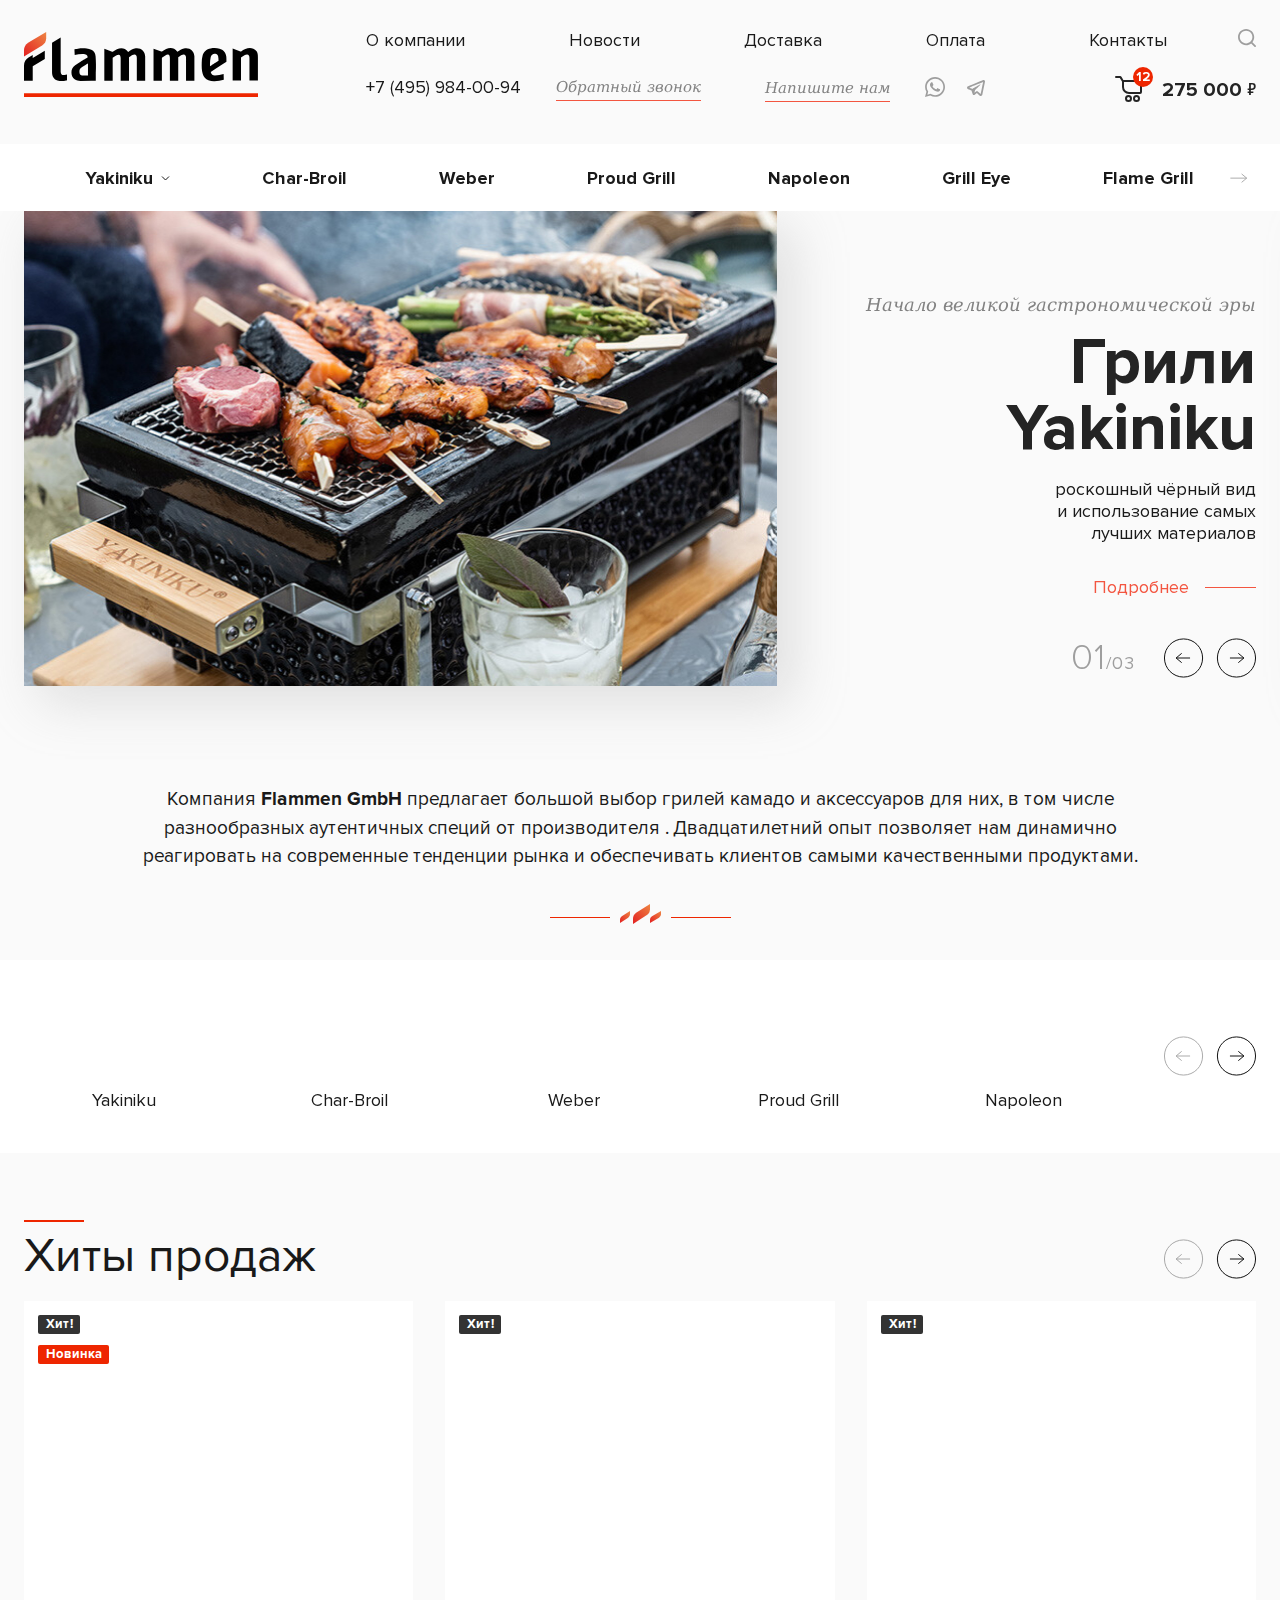
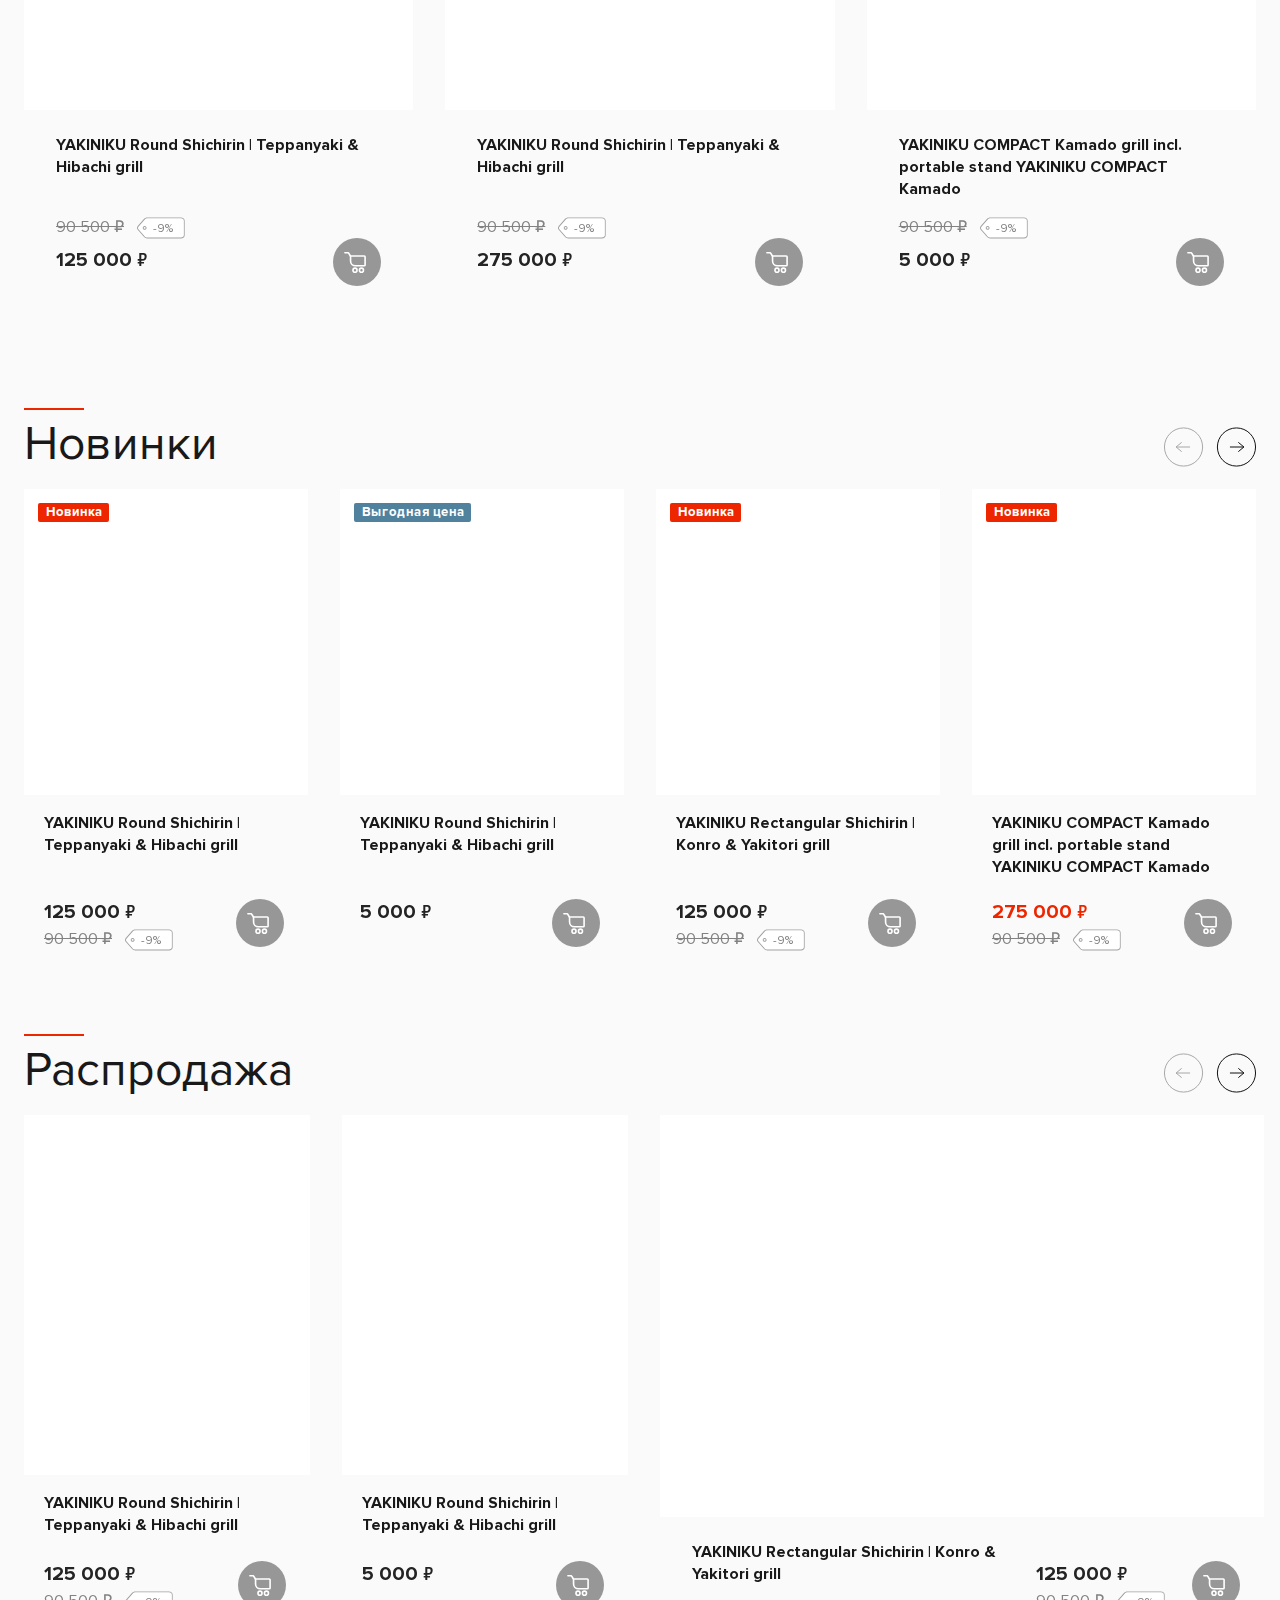
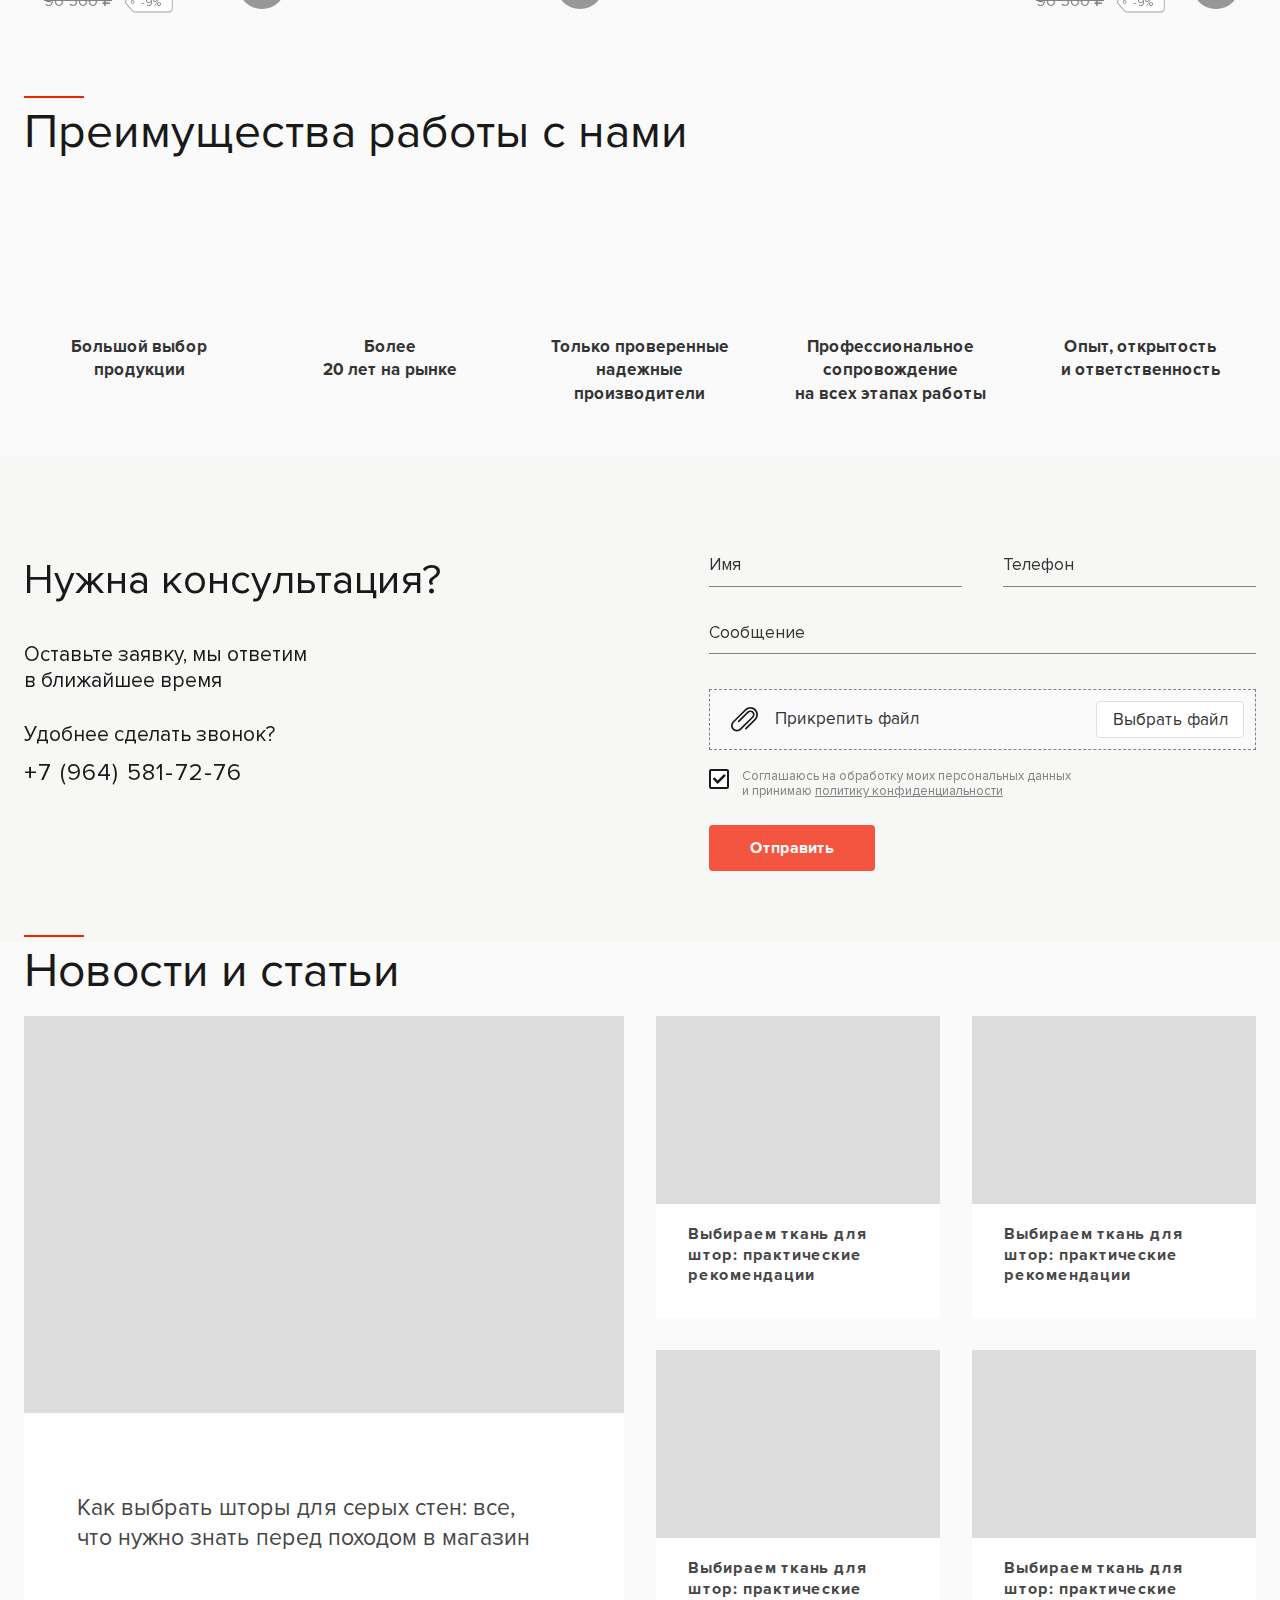
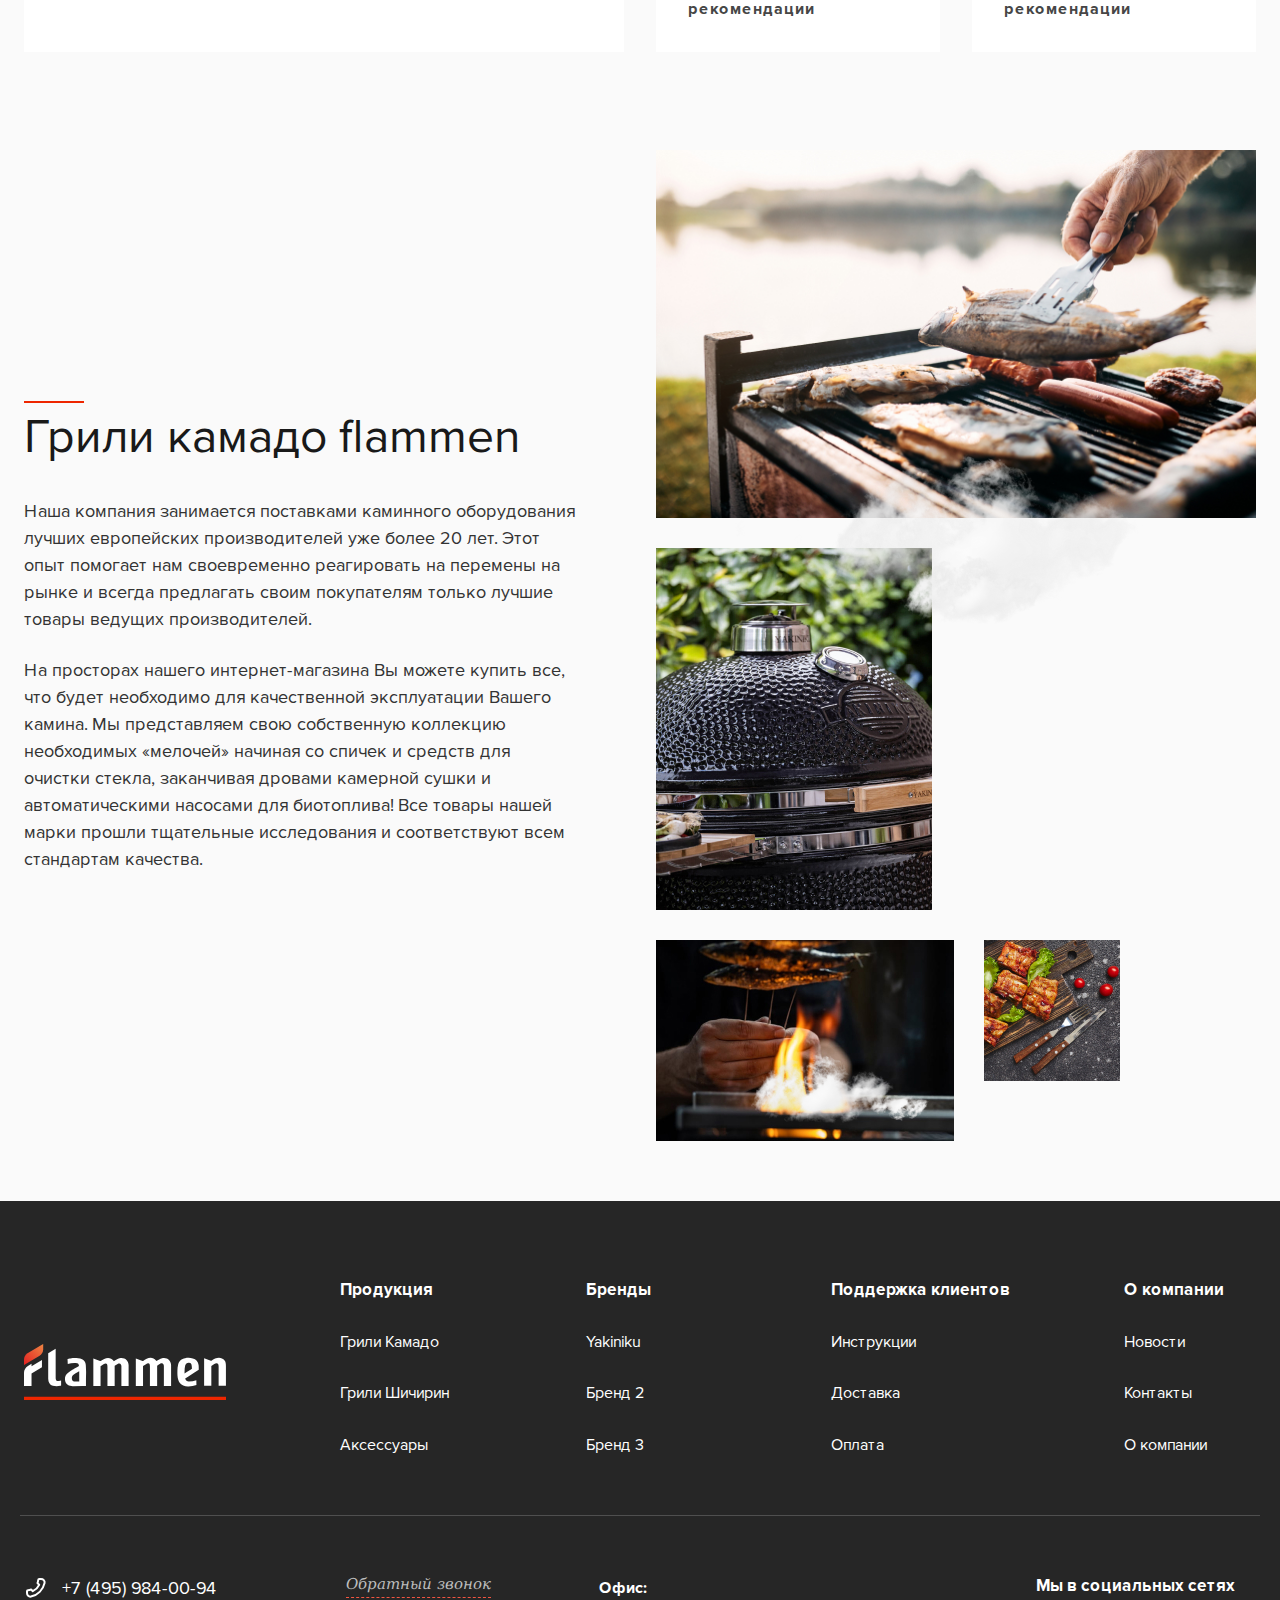
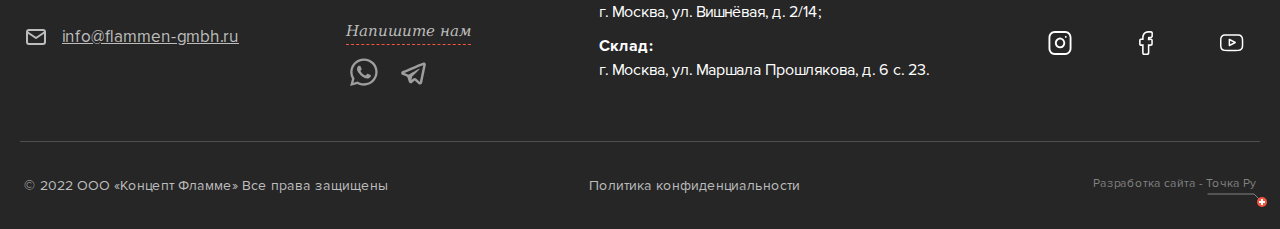
<file: index.html>
<!DOCTYPE html>
<html lang="ru">
	<head>
		<meta http-equiv="Content-Type" content="text/html; charset=utf-8">

		<!-- Адаптирование страницы для мобильных устройств -->
		<meta name="viewport" content="width=device-width, initial-scale=1, maximum-scale=1">

		<!-- Запрет распознования номера телефона -->
		<meta name="format-detection" content="telephone=no">
		<meta name="SKYPE_TOOLBAR" content ="SKYPE_TOOLBAR_PARSER_COMPATIBLE">

		<!-- Заголовок страницы -->
		<title>Заголовок страницы</title>

		<!-- Данное значение часто используют(использовали) поисковые системы -->
		<meta name="description" content="">
		<meta name="keywords" content="">

		<!-- Изменение цвета панели моб. браузера -->
		<meta name="msapplication-TileColor" content="#EE2600">
		<meta name="theme-color" content="#EE2600">

		<!-- Подключение файлов стилей -->
		<link rel="stylesheet" href="css/swiper-bundle.min.css" async>
		<link rel="stylesheet" href="css/swiper.css" async>
		<link rel="stylesheet" href="css/fancybox.css" async>
		<link rel="stylesheet" href="css/ion.rangeSlider.css" async>
		<link rel="stylesheet" href="css/styles.css" async>

		<link rel="stylesheet" href="css/response_1239.css" media="print, (max-width: 1239px)" async>
		<link rel="stylesheet" href="css/response_1023.css" media="print, (max-width: 1023px)" async>
		<link rel="stylesheet" href="css/response_767.css" media="print, (max-width: 767px)" async>
		<link rel="stylesheet" href="css/response_479.css" media="(max-width: 479px)" async>
	</head>

	<body>
		<div class="wrap">
			<div class="main">
				<header>
					<button class="close_btn"></button>

					<div class="scroll">
						<div class="info">
							<div class="cont row">
								<div class="logo">
									<img src="images/logo.svg" alt="">
								</div>

								<div class="data">
									<div class="row">
										<div class="links">
											<div><a href="/">О компании</a></div>
											<div><a href="/">Новости</a></div>
											<div><a href="/">Доставка</a></div>
											<div><a href="/">Оплата</a></div>
											<div><a href="/">Контакты</a></div>
										</div>

										<div class="search modal_cont">
											<button class="btn mini_modal_btn" data-modal-id="#search_modal">
												<svg class="icon"><use xlink:href="images/sprite.svg#ic_search"></use></svg>
											</button>

											<div class="mini_modal" id="search_modal">
												<form action="">
													<input type="text" name="" value="" class="input" placeholder="Поиск по сайту">

													<button type="button" class="close_btn">
														<svg class="icon"><use xlink:href="images/sprite.svg#ic_close"></use></svg>
													</button>

													<button type="submit" class="submit_btn">
														<svg class="icon"><use xlink:href="images/sprite.svg#ic_search"></use></svg>
													</button>
												</form>
											</div>
										</div>
									</div>

									<div class="row">
										<div class="call">
											<div class="phone">
												<a href="tel:+74959840094">+7 (495) 984-00-94</a>
											</div>

											<button class="callback_btn modal_btn" data-modal="callback_modal">Обратный звонок</button>
										</div>

										<div class="write">
											<button class="feedback_btn modal_btn" data-modal="feedback_modal">Напишите нам</button>

											<div class="messengers">
												<a href="/" target="_blank" rel="noopener nofollow">
													<svg class="icon"><use xlink:href="images/sprite.svg#ic_whatsapp"></use></svg>
												</a>

												<a href="/" target="_blank" rel="noopener nofollow">
													<svg class="icon"><use xlink:href="images/sprite.svg#ic_telegram"></use></svg>
												</a>
											</div>
										</div>

										<a href="/" class="cart_link">
											<div class="icon">
												<span>12</span>
												<svg><use xlink:href="images/sprite.svg#ic_cart"></use></svg>
											</div>

											<div>275 000 <span class="currency">7</span></div>
										</a>
									</div>
								</div>
							</div>
						</div>

						<div class="bottom">
							<div class="cont">
								<nav class="menu row">
									<div class="menu_item">
										<a href="/" class="sub_link">
											<span>Yakiniku</span>
											<svg class="icon"><use xlink:href="images/sprite.svg#ic_arr_ver"></use></svg>
										</a>

										<div class="sub_menu">
											<div><a href="/">Камадо Yakiniku</a></div>
											<div><a href="/">Шичирин Yakiniku</a></div>
											<div><a href="/">Аксессуары Yakiniku</a></div>
										</div>
									</div>

									<div class="menu_item">
										<a href="/">
											<span>Char-Broil</span>
										</a>
									</div>

									<div class="menu_item">
										<a href="/">
											<span>Weber</span>
										</a>
									</div>

									<div class="menu_item">
										<a href="/">
											<span>Proud Grill</span>
										</a>
									</div>

									<div class="menu_item">
										<a href="/">
											<span>Napoleon</span>
										</a>
									</div>

									<div class="menu_item">
										<a href="/">
											<span>Grill Eye</span>
										</a>
									</div>

									<div class="menu_item">
										<a href="/">
											<span>Flame Grill</span>
										</a>
									</div>

									<div class="all">
										<a href="/">
											<svg class="icon"><use xlink:href="images/sprite.svg#ic_arrow_hor"></use></svg>
										</a>
									</div>
								</nav>
							</div>
						</div>
					</div>
				</header>


				<section class="mob_header">
					<div class="cont row">
						<div class="logo">
							<img src="images/logo.svg" alt="">
						</div>

						<div class="phone">
							<a href="tel:+74959840094">+7 (495) 984-00-94</a>
						</div>

						<a href="/" class="cart_link">
							<span>12</span>
							<svg><use xlink:href="images/sprite.svg#ic_cart"></use></svg>
						</a>

						<button class="mob_menu_btn">
							<span></span>
						</button>
					</div>
				</section>


				<section class="main_slider">
					<div class="swiper">
						<div class="swiper-wrapper">
							<div class="swiper-slide">
								<div class="cont">
									<div class="image">
										<img data-src="images/tmp/main_slider_img.jpg" alt="" class="swiper-lazy">
									</div>

									<div class="data">
										<div class="pre_title">Начало великой гастрономической эры</div>

										<div class="title">Грили<br> Yakiniku</div>

										<div class="desc">роскошный чёрный вид<br> и использование самых лучших материалов</div>

										<a href="/" class="link">Подробнее</a>
									</div>
								</div>
							</div>

							<div class="swiper-slide">
								<div class="cont">
									<div class="image">
										<img data-src="images/tmp/main_slider_img.jpg" alt="" class="swiper-lazy">
									</div>

									<div class="data">
										<div class="pre_title">Начало великой гастрономической эры</div>

										<div class="title">Грили<br> Yakiniku</div>

										<div class="desc">роскошный чёрный вид и использование самых лучших материалов</div>

										<a href="/" class="link">Подробнее</a>
									</div>
								</div>
							</div>

							<div class="swiper-slide">
								<div class="cont">
									<div class="image">
										<img data-src="images/tmp/main_slider_img.jpg" alt="" class="swiper-lazy">
									</div>

									<div class="data">
										<div class="pre_title">Начало великой гастрономической эры</div>

										<div class="title">Грили<br> Yakiniku</div>

										<div class="desc">роскошный чёрный вид и использование самых лучших материалов</div>

										<a href="/" class="link">Подробнее</a>
									</div>
								</div>
							</div>
						</div>

						<div class="controls">
							<div class="count">
								<span class="current">01</span>/<span class="total">01</span>
							</div>

							<div class="swiper-button-prev">
								<svg class="icon"><use xlink:href="images/sprite.svg#ic_arrow_hor_circle"></use></svg>
							</div>

							<div class="swiper-button-next">
								<svg class="icon"><use xlink:href="images/sprite.svg#ic_arrow_hor_circle"></use></svg>
							</div>
						</div>
					</div>
				</section>


				<section class="about_text">
					<div class="cont">
						<div class="text">
							<p>Компания <b>Flammen GmbH</b> предлагает большой выбор грилей камадо и аксессуаров для них, в том числе разнообразных аутентичных специй от производителя . Двадцатилетний опыт позволяет нам динамично реагировать на современные тенденции рынка и обеспечивать клиентов самыми качественными продуктами.</p>
						</div>
					</div>
				</section>


				<section class="brands">
					<div class="cont">
						<div class="swiper">
							<div class="swiper-wrapper">
								<div class="swiper-slide">
									<a href="/" class="brand">
										<div class="logo">
											<img data-src="images/tmp/brand_logo1.png" alt="" class="swiper-lazy">
										</div>
										<div>Yakiniku</div>
									</a>
								</div>

								<div class="swiper-slide">
									<a href="/" class="brand">
										<div class="logo">
											<img data-src="images/tmp/brand_logo2.png" alt="" class="swiper-lazy">
										</div>
										<div>Char-Broil</div>
									</a>
								</div>

								<div class="swiper-slide">
									<a href="/" class="brand">
										<div class="logo">
											<img data-src="images/tmp/brand_logo3.png" alt="" class="swiper-lazy">
										</div>
										<div>Weber</div>
									</a>
								</div>

								<div class="swiper-slide">
									<a href="/" class="brand">
										<div class="logo">
											<img data-src="images/tmp/brand_logo4.png" alt="" class="swiper-lazy">
										</div>
										<div>Proud Grill</div>
									</a>
								</div>

								<div class="swiper-slide">
									<a href="/" class="brand">
										<div class="logo">
											<img data-src="images/tmp/brand_logo5.png" alt="" class="swiper-lazy">
										</div>
										<div>Napoleon</div>
									</a>
								</div>

								<div class="swiper-slide">
									<a href="/" class="brand">
										<div class="logo">
											<img data-src="images/tmp/brand_logo1.png" alt="" class="swiper-lazy">
										</div>
										<div>Yakiniku</div>
									</a>
								</div>

								<div class="swiper-slide">
									<a href="/" class="brand">
										<div class="logo">
											<img data-src="images/tmp/brand_logo2.png" alt="" class="swiper-lazy">
										</div>
										<div>Char-Broil</div>
									</a>
								</div>

								<div class="swiper-slide">
									<a href="/" class="brand">
										<div class="logo">
											<img data-src="images/tmp/brand_logo3.png" alt="" class="swiper-lazy">
										</div>
										<div>Weber</div>
									</a>
								</div>

								<div class="swiper-slide">
									<a href="/" class="brand">
										<div class="logo">
											<img data-src="images/tmp/brand_logo4.png" alt="" class="swiper-lazy">
										</div>
										<div>Proud Grill</div>
									</a>
								</div>

								<div class="swiper-slide">
									<a href="/" class="brand">
										<div class="logo">
											<img data-src="images/tmp/brand_logo5.png" alt="" class="swiper-lazy">
										</div>
										<div>Napoleon</div>
									</a>
								</div>
							</div>

							<div class="controls">
								<div class="swiper-button-prev">
									<svg class="icon"><use xlink:href="images/sprite.svg#ic_arrow_hor_circle"></use></svg>
								</div>

								<div class="swiper-button-next">
									<svg class="icon"><use xlink:href="images/sprite.svg#ic_arrow_hor_circle"></use></svg>
								</div>
							</div>
						</div>
					</div>
				</section>


				<section class="products big_m">
					<div class="cont">
						<div class="block_head pad_r">
							<div class="title">Хиты продаж</div>
						</div>

						<div class="swiper products_swiper big">
							<div class="swiper-wrapper">
								<div class="swiper-slide">
									<div class="product">
										<div class="stickers">
											<div><div class="sticker black">Хит!</div></div>
											<div><div class="sticker red">Новинка</div></div>
										</div>

										<a href="/" class="thumb">
											<div><img data-src="images/tmp/product_thumb1.png" alt="" class="lazyload"></div>
										</a>

										<div class="name">
											<a href="/">YAKINIKU Round Shichirin | Teppanyaki & Hibachi grill</a>
										</div>

										<div class="price">
											<div class="old">90 500 ₽</div>
											<div class="discount">-9%</div>
											<div class="new">125 000 <span class="currency">7</span></div>
										</div>

										<button class="buy_btn">
											<svg class="icon"><use xlink:href="images/sprite.svg#ic_cart"></use></svg>
										</button>
									</div>
								</div>

								<div class="swiper-slide">
									<div class="product">
										<div class="stickers">
											<div><div class="sticker black">Хит!</div></div>
										</div>

										<a href="/" class="thumb">
											<div><img data-src="images/tmp/product_thumb2.png" alt="" class="lazyload"></div>
										</a>

										<div class="name">
											<a href="/">YAKINIKU Round Shichirin | Teppanyaki & Hibachi grill</a>
										</div>

										<div class="price">
											<div class="old">90 500 ₽</div>
											<div class="discount">-9%</div>
											<div class="new">275 000 <span class="currency">7</span></div>
										</div>

										<button class="buy_btn">
											<svg class="icon"><use xlink:href="images/sprite.svg#ic_cart"></use></svg>
										</button>
									</div>
								</div>

								<div class="swiper-slide">
									<div class="product">
										<div class="stickers">
											<div><div class="sticker black">Хит!</div></div>
										</div>

										<a href="/" class="thumb">
											<div><img data-src="images/tmp/product_thumb3.png" alt="" class="lazyload"></div>
										</a>

										<div class="name">
											<a href="/">YAKINIKU COMPACT Kamado grill incl. portable stand YAKINIKU COMPACT Kamado</a>
										</div>

										<div class="price">
											<div class="old">90 500 ₽</div>
											<div class="discount">-9%</div>
											<div class="new">5 000 <span class="currency">7</span></div>
										</div>

										<button class="buy_btn">
											<svg class="icon"><use xlink:href="images/sprite.svg#ic_cart"></use></svg>
										</button>
									</div>
								</div>

								<div class="swiper-slide">
									<div class="product">
										<div class="stickers">
											<div><div class="sticker black">Хит!</div></div>
											<div><div class="sticker red">Новинка</div></div>
										</div>

										<a href="/" class="thumb">
											<div><img data-src="images/tmp/product_thumb1.png" alt="" class="lazyload"></div>
										</a>

										<div class="name">
											<a href="/">YAKINIKU Round Shichirin | Teppanyaki & Hibachi grill</a>
										</div>

										<div class="price">
											<div class="old">90 500 ₽</div>
											<div class="discount">-9%</div>
											<div class="new">125 000 <span class="currency">7</span></div>
										</div>

										<button class="buy_btn">
											<svg class="icon"><use xlink:href="images/sprite.svg#ic_cart"></use></svg>
										</button>
									</div>
								</div>

								<div class="swiper-slide">
									<div class="product">
										<div class="stickers">
											<div><div class="sticker black">Хит!</div></div>
										</div>

										<a href="/" class="thumb">
											<div><img data-src="images/tmp/product_thumb2.png" alt="" class="lazyload"></div>
										</a>

										<div class="name">
											<a href="/">YAKINIKU Round Shichirin | Teppanyaki & Hibachi grill</a>
										</div>

										<div class="price">
											<div class="old">90 500 ₽</div>
											<div class="discount">-9%</div>
											<div class="new">275 000 <span class="currency">7</span></div>
										</div>

										<button class="buy_btn">
											<svg class="icon"><use xlink:href="images/sprite.svg#ic_cart"></use></svg>
										</button>
									</div>
								</div>

								<div class="swiper-slide">
									<div class="product">
										<div class="stickers">
											<div><div class="sticker black">Хит!</div></div>
										</div>

										<a href="/" class="thumb">
											<div><img data-src="images/tmp/product_thumb3.png" alt="" class="lazyload"></div>
										</a>

										<div class="name">
											<a href="/">YAKINIKU COMPACT Kamado grill incl. portable stand YAKINIKU COMPACT Kamado</a>
										</div>

										<div class="price">
											<div class="old">90 500 ₽</div>
											<div class="discount">-9%</div>
											<div class="new">5 000 <span class="currency">7</span></div>
										</div>

										<button class="buy_btn">
											<svg class="icon"><use xlink:href="images/sprite.svg#ic_cart"></use></svg>
										</button>
									</div>
								</div>
							</div>

							<div class="controls">
								<div class="swiper-button-prev">
									<svg class="icon"><use xlink:href="images/sprite.svg#ic_arrow_hor_circle"></use></svg>
								</div>

								<div class="swiper-button-next">
									<svg class="icon"><use xlink:href="images/sprite.svg#ic_arrow_hor_circle"></use></svg>
								</div>
							</div>
						</div>
					</div>
				</section>


				<section class="products">
					<div class="cont">
						<div class="block_head pad_r">
							<div class="title">Новинки</div>
						</div>

						<div class="swiper products_swiper">
							<div class="swiper-wrapper">
								<div class="swiper-slide">
									<div class="product">
										<div class="stickers">
											<div><div class="sticker red">Новинка</div></div>
										</div>

										<a href="/" class="thumb">
											<div><img data-src="images/tmp/product_thumb4.png" alt="" class="lazyload"></div>
										</a>

										<div class="name">
											<a href="/">YAKINIKU Round Shichirin | Teppanyaki & Hibachi grill</a>
										</div>

										<div class="price">
											<div class="new">125 000 <span class="currency">7</span></div>
											<div class="old">90 500 ₽</div>
											<div class="discount">-9%</div>
										</div>

										<button class="buy_btn">
											<svg class="icon"><use xlink:href="images/sprite.svg#ic_cart"></use></svg>
										</button>
									</div>
								</div>

								<div class="swiper-slide">
									<div class="product">
										<div class="stickers">
											<div><div class="sticker blue">Выгодная цена</div></div>
										</div>

										<a href="/" class="thumb">
											<div><img data-src="images/tmp/product_thumb5.png" alt="" class="lazyload"></div>
										</a>

										<div class="name">
											<a href="/">YAKINIKU Round Shichirin | Teppanyaki & Hibachi grill</a>
										</div>

										<div class="price">
											<div class="new">5 000 <span class="currency">7</span></div>
										</div>

										<button class="buy_btn">
											<svg class="icon"><use xlink:href="images/sprite.svg#ic_cart"></use></svg>
										</button>
									</div>
								</div>

								<div class="swiper-slide">
									<div class="product">
										<div class="stickers">
											<div><div class="sticker red">Новинка</div></div>
										</div>

										<a href="/" class="thumb">
											<div><img data-src="images/tmp/product_thumb6.png" alt="" class="lazyload"></div>
										</a>

										<div class="name">
											<a href="/">YAKINIKU Rectangular Shichirin | Konro & Yakitori grill</a>
										</div>

										<div class="price">
											<div class="new">125 000 <span class="currency">7</span></div>
											<div class="old">90 500 ₽</div>
											<div class="discount">-9%</div>
										</div>

										<button class="buy_btn">
											<svg class="icon"><use xlink:href="images/sprite.svg#ic_cart"></use></svg>
										</button>
									</div>
								</div>

								<div class="swiper-slide">
									<div class="product">
										<div class="stickers">
											<div><div class="sticker red">Новинка</div></div>
										</div>

										<a href="/" class="thumb">
											<div><img data-src="images/tmp/product_thumb7.png" alt="" class="lazyload"></div>
										</a>

										<div class="name">
											<a href="/">YAKINIKU COMPACT Kamado grill incl. portable stand YAKINIKU COMPACT Kamado</a>
										</div>

										<div class="price">
											<div class="new orange">275 000 <span class="currency">7</span></div>
											<div class="old">90 500 ₽</div>
											<div class="discount">-9%</div>
										</div>

										<button class="buy_btn">
											<svg class="icon"><use xlink:href="images/sprite.svg#ic_cart"></use></svg>
										</button>
									</div>
								</div>

								<div class="swiper-slide">
									<div class="product">
										<div class="stickers">
											<div><div class="sticker red">Новинка</div></div>
										</div>

										<a href="/" class="thumb">
											<div><img data-src="images/tmp/product_thumb4.png" alt="" class="lazyload"></div>
										</a>

										<div class="name">
											<a href="/">YAKINIKU Round Shichirin | Teppanyaki & Hibachi grill</a>
										</div>

										<div class="price">
											<div class="new">125 000 <span class="currency">7</span></div>
											<div class="old">90 500 ₽</div>
											<div class="discount">-9%</div>
										</div>

										<button class="buy_btn">
											<svg class="icon"><use xlink:href="images/sprite.svg#ic_cart"></use></svg>
										</button>
									</div>
								</div>

								<div class="swiper-slide">
									<div class="product">
										<div class="stickers">
											<div><div class="sticker blue">Выгодная цена</div></div>
										</div>

										<a href="/" class="thumb">
											<div><img data-src="images/tmp/product_thumb5.png" alt="" class="lazyload"></div>
										</a>

										<div class="name">
											<a href="/">YAKINIKU Round Shichirin | Teppanyaki & Hibachi grill</a>
										</div>

										<div class="price">
											<div class="new">5 000 <span class="currency">7</span></div>
										</div>

										<button class="buy_btn">
											<svg class="icon"><use xlink:href="images/sprite.svg#ic_cart"></use></svg>
										</button>
									</div>
								</div>

								<div class="swiper-slide">
									<div class="product">
										<div class="stickers">
											<div><div class="sticker red">Новинка</div></div>
										</div>

										<a href="/" class="thumb">
											<div><img data-src="images/tmp/product_thumb6.png" alt="" class="lazyload"></div>
										</a>

										<div class="name">
											<a href="/">YAKINIKU Rectangular Shichirin | Konro & Yakitori grill</a>
										</div>

										<div class="price">
											<div class="new">125 000 <span class="currency">7</span></div>
											<div class="old">90 500 ₽</div>
											<div class="discount">-9%</div>
										</div>

										<button class="buy_btn">
											<svg class="icon"><use xlink:href="images/sprite.svg#ic_cart"></use></svg>
										</button>
									</div>
								</div>

								<div class="swiper-slide">
									<div class="product">
										<div class="stickers">
											<div><div class="sticker red">Новинка</div></div>
										</div>

										<a href="/" class="thumb">
											<div><img data-src="images/tmp/product_thumb7.png" alt="" class="lazyload"></div>
										</a>

										<div class="name">
											<a href="/">YAKINIKU COMPACT Kamado grill incl. portable stand YAKINIKU COMPACT Kamado</a>
										</div>

										<div class="price">
											<div class="new orange">275 000 <span class="currency">7</span></div>
											<div class="old">90 500 ₽</div>
											<div class="discount">-9%</div>
										</div>

										<button class="buy_btn">
											<svg class="icon"><use xlink:href="images/sprite.svg#ic_cart"></use></svg>
										</button>
									</div>
								</div>
							</div>

							<div class="controls">
								<div class="swiper-button-prev">
									<svg class="icon"><use xlink:href="images/sprite.svg#ic_arrow_hor_circle"></use></svg>
								</div>

								<div class="swiper-button-next">
									<svg class="icon"><use xlink:href="images/sprite.svg#ic_arrow_hor_circle"></use></svg>
								</div>
							</div>
						</div>
					</div>
				</section>


				<section class="products sale">
					<div class="cont">
						<div class="block_head pad_r">
							<div class="title">Распродажа</div>
						</div>

						<div class="swiper">
							<div class="swiper-wrapper">
								<div class="swiper-slide">
									<div class="product">
										<a href="/" class="thumb">
											<div><img data-src="images/tmp/product_thumb8.jpg" alt="" class="lazyload"></div>
										</a>

										<div class="name">
											<a href="/">YAKINIKU Round Shichirin | Teppanyaki & Hibachi grill</a>
										</div>

										<div class="price">
											<div class="new">125 000 <span class="currency">7</span></div>
											<div class="old">90 500 ₽</div>
											<div class="discount">-9%</div>
										</div>

										<button class="buy_btn">
											<svg class="icon"><use xlink:href="images/sprite.svg#ic_cart"></use></svg>
										</button>
									</div>
								</div>

								<div class="swiper-slide">
									<div class="product">
										<a href="/" class="thumb">
											<div><img data-src="images/tmp/product_thumb9.jpg" alt="" class="lazyload"></div>
										</a>

										<div class="name">
											<a href="/">YAKINIKU Round Shichirin | Teppanyaki & Hibachi grill</a>
										</div>

										<div class="price">
											<div class="new">5 000 <span class="currency">7</span></div>
										</div>

										<button class="buy_btn">
											<svg class="icon"><use xlink:href="images/sprite.svg#ic_cart"></use></svg>
										</button>
									</div>
								</div>

								<div class="swiper-slide big_w">
									<div class="product">
										<a href="/" class="thumb">
											<div><img data-src="images/tmp/product_thumb10.jpg" alt="" class="lazyload"></div>
										</a>

										<div class="name">
											<a href="/">YAKINIKU Rectangular Shichirin | Konro & Yakitori grill</a>
										</div>

										<div class="price">
											<div class="new">125 000 <span class="currency">7</span></div>
											<div class="old">90 500 ₽</div>
											<div class="discount">-9%</div>
										</div>

										<button class="buy_btn">
											<svg class="icon"><use xlink:href="images/sprite.svg#ic_cart"></use></svg>
										</button>
									</div>
								</div>

								<div class="swiper-slide">
									<div class="product">
										<a href="/" class="thumb">
											<div><img data-src="images/tmp/product_thumb8.jpg" alt="" class="lazyload"></div>
										</a>

										<div class="name">
											<a href="/">YAKINIKU Round Shichirin | Teppanyaki & Hibachi grill</a>
										</div>

										<div class="price">
											<div class="new">125 000 <span class="currency">7</span></div>
											<div class="old">90 500 ₽</div>
											<div class="discount">-9%</div>
										</div>

										<button class="buy_btn">
											<svg class="icon"><use xlink:href="images/sprite.svg#ic_cart"></use></svg>
										</button>
									</div>
								</div>

								<div class="swiper-slide">
									<div class="product">
										<a href="/" class="thumb">
											<div><img data-src="images/tmp/product_thumb9.jpg" alt="" class="lazyload"></div>
										</a>

										<div class="name">
											<a href="/">YAKINIKU Round Shichirin | Teppanyaki & Hibachi grill</a>
										</div>

										<div class="price">
											<div class="new">5 000 <span class="currency">7</span></div>
										</div>

										<button class="buy_btn">
											<svg class="icon"><use xlink:href="images/sprite.svg#ic_cart"></use></svg>
										</button>
									</div>
								</div>

								<div class="swiper-slide big_w">
									<div class="product">
										<a href="/" class="thumb">
											<div><img data-src="images/tmp/product_thumb10.jpg" alt="" class="lazyload"></div>
										</a>

										<div class="name">
											<a href="/">YAKINIKU Rectangular Shichirin | Konro & Yakitori grill</a>
										</div>

										<div class="price">
											<div class="new">125 000 <span class="currency">7</span></div>
											<div class="old">90 500 ₽</div>
											<div class="discount">-9%</div>
										</div>

										<button class="buy_btn">
											<svg class="icon"><use xlink:href="images/sprite.svg#ic_cart"></use></svg>
										</button>
									</div>
								</div>
							</div>

							<div class="controls">
								<div class="swiper-button-prev">
									<svg class="icon"><use xlink:href="images/sprite.svg#ic_arrow_hor_circle"></use></svg>
								</div>

								<div class="swiper-button-next">
									<svg class="icon"><use xlink:href="images/sprite.svg#ic_arrow_hor_circle"></use></svg>
								</div>
							</div>
						</div>
					</div>
				</section>


				<section class="advantages">
					<div class="cont">
						<div class="block_head">
							<div class="title">Преимущества работы с нами</div>
						</div>

						<div class="row">
							<div class="item">
								<div class="icon">
									<img data-src="images/ic_advantage1.svg" alt="" class="lazyload">
								</div>

								<div>Большой выбор<br> продукции</div>
							</div>

							<div class="item">
								<div class="icon">
									<img data-src="images/ic_advantage2.svg" alt="" class="lazyload">
								</div>

								<div>Более<br> 20 лет на рынке</div>
							</div>

							<div class="item">
								<div class="icon">
									<img data-src="images/ic_advantage3.svg" alt="" class="lazyload">
								</div>

								<div>Только проверенные<br> надежные<br> производители</div>
							</div>

							<div class="item">
								<div class="icon">
									<img data-src="images/ic_advantage4.svg" alt="" class="lazyload">
								</div>

								<div>Профессиональное<br> сопровождение <br> на всех этапах работы</div>
							</div>

							<div class="item">
								<div class="icon">
									<img data-src="images/ic_advantage5.svg" alt="" class="lazyload">
								</div>

								<div>Опыт, открытость<br> и ответственность</div>
							</div>
						</div>
					</div>
				</section>


				<section class="action_block">
					<div class="cont row">
						<div class="data">
							<div class="title">Нужна консультация?</div>

							<div class="desc">Оставьте заявку, мы ответим<br> в ближайшее время</div>

							<div class="call">
								<div>Удобнее сделать звонок?</div>
								<div><a href="tel:+79645817276">+7 (964) 581-72-76</a></div>
							</div>
						</div>

						<form action="" class="form">
							<div class="columns">
								<div class="line">
									<div class="field">
										<input type="text" name="" value="" class="input" placeholder="Имя">
									</div>
								</div>

								<div class="line">
									<div class="field">
										<input type="tel" name="" value="" class="input" placeholder="Телефон">
									</div>
								</div>
							</div>

							<div class="line">
								<div class="field">
									<textarea name="" placeholder="Сообщение"></textarea>
								</div>
							</div>

							<div class="file">
								<div class="field">
									<input type="file" name="file" id="file">
									<label for="file">
										<svg class="icon"><use xlink:href="images/sprite.svg#ic_file"></use></svg>

										<div class="label">Прикрепить файл</div>

										<div class="btn">Выбрать файл</div>
									</label>
								</div>
							</div>

							<div class="agree">
								<div class="field">
									<label class="checkbox">
										<input type="checkbox" name="agree" checked>

										<div class="check">
											<svg class="icon"><use xlink:href="images/sprite.svg#ic_check"></use></svg>
										</div>

										<div>Соглашаюсь на обработку моих персональных данных и принимаю <a href="/" target="_blank">политику конфиденциальности</a></div>
									</label>
								</div>
							</div>

							<div class="submit">
								<button type="submit" class="submit_btn">Отправить</button>
							</div>
						</form>
					</div>

					<img data-src="images/action_block_img.png" alt="" class="img lazyload">
				</section>


				<section class="articles">
					<div class="cont">
						<div class="block_head">
							<div class="title">Новости и статьи</div>
						</div>

						<div class="grid">
							<a href="/" class="article big">
								<div class="thumb">
									<img data-src="images/tmp/article_thumb1.jpg" alt="" class="lazyload">
								</div>

								<div class="name">Как выбрать шторы для серых стен: все, что нужно знать перед походом в магазин</div>
							</a>

							<a href="/" class="article">
								<div class="thumb">
									<img data-src="images/tmp/article_thumb2.jpg" alt="" class="lazyload">
								</div>

								<div class="name">Выбираем ткань для штор: практические рекомендации</div>
							</a>

							<a href="/" class="article">
								<div class="thumb">
									<img data-src="images/tmp/article_thumb3.jpg" alt="" class="lazyload">
								</div>

								<div class="name">Выбираем ткань для штор: практические рекомендации</div>
							</a>

							<a href="/" class="article">
								<div class="thumb">
									<img data-src="images/tmp/article_thumb4.jpg" alt="" class="lazyload">
								</div>

								<div class="name">Выбираем ткань для штор: практические рекомендации</div>
							</a>

							<a href="/" class="article">
								<div class="thumb">
									<img data-src="images/tmp/article_thumb5.jpg" alt="" class="lazyload">
								</div>

								<div class="name">Выбираем ткань для штор: практические рекомендации</div>
							</a>
						</div>
					</div>
				</section>


				<section class="about_block">
					<div class="cont row">
						<div class="data">
							<div class="block_head">
								<div class="title">Грили камадо flammen</div>
							</div>

							<div class="text_block">
								<p>Наша компания занимается поставками каминного оборудования лучших европейских производителей уже более 20 лет. Этот опыт помогает нам своевременно реагировать на перемены на рынке и всегда предлагать своим покупателям только лучшие товары ведущих производителей.</p>

								<p>На просторах нашего интернет-магазина Вы можете купить все, что будет необходимо для качественной эксплуатации Вашего камина. Мы представляем свою собственную коллекцию необходимых «мелочей» начиная со спичек и средств для очистки стекла, заканчивая дровами камерной сушки и автоматическими насосами для биотоплива! Все товары нашей марки прошли тщательные исследования и соответствуют всем стандартам качества.</p>
							</div>
						</div>

						<div class="images">
							<img src="images/tmp/about_block_img1.jpg" alt="" class="left">
							<img src="images/tmp/about_block_img2.jpg" alt="" class="left">
							<img src="images/tmp/about_block_img3.jpg" alt="" class="left">
							<img src="images/tmp/about_block_img4.jpg" alt="" class="left">
							<div class="clear"></div>
						</div>
					</div>
				</section>
			</div>


			<footer>
				<div class="top">
					<div class="cont row">
						<div class="logo">
							<img src="images/logo2.svg" alt="">
						</div>

						<div class="links">
							<div class="title">Продукция</div>

							<div class="items">
								<div><a href="/">Грили Камадо</a></div>
								<div><a href="/">Грили Шичирин</a></div>
								<div><a href="/">Аксессуары</a></div>
							</div>
						</div>

						<div class="links">
							<div class="title">Бренды</div>

							<div class="items">
								<div><a href="/">Yakiniku</a></div>
								<div><a href="/">Бренд 2</a></div>
								<div><a href="/">Бренд 3</a></div>
							</div>
						</div>

						<div class="links">
							<div class="title">Поддержка клиентов</div>

							<div class="items">
								<div><a href="/">Инструкции</a></div>
								<div><a href="/">Доставка</a></div>
								<div><a href="/">Оплата</a></div>
							</div>
						</div>

						<div class="links">
							<div class="title">О компании</div>

							<div class="items">
								<div><a href="/">Новости</a></div>
								<div><a href="/">Контакты</a></div>
								<div><a href="/">О компании</a></div>
							</div>
						</div>
					</div>
				</div>

				<div class="sep"></div>

				<div class="info">
					<div class="cont row">
						<div class="contacts">
							<div class="phone">
								<svg class="icon"><use xlink:href="images/sprite.svg#ic_phone"></use></svg>

								<div>
									<div><a href="tel:+74959840094">+7 (495) 984-00-94</a></div>
								</div>
							</div>

							<div class="email">
								<svg class="icon"><use xlink:href="images/sprite.svg#ic_email"></use></svg>

								<div>
									<div><a href="mailto:info@flammen-gmbh.ru">info@flammen-gmbh.ru</a></div>
								</div>
							</div>
						</div>

						<div class="write">
							<div><button class="callback_btn modal_btn" data-modal="callback_modal">Обратный звонок</button></div>

							<div><button class="feedback_btn modal_btn" data-modal="feedback_modal">Напишите нам</button></div>

							<div class="messengers">
								<a href="/" target="_blank" rel="noopener nofollow">
									<svg class="icon"><use xlink:href="images/sprite.svg#ic_whatsapp"></use></svg>
								</a>

								<a href="/" target="_blank" rel="noopener nofollow">
									<svg class="icon"><use xlink:href="images/sprite.svg#ic_telegram"></use></svg>
								</a>
							</div>
						</div>

						<div class="location">
							<div>
								<div class="type">Офис:</div>
								<div class="address">г. Москва, ул. Вишнёвая, д. 2/14;</div>
							</div>

							<div>
								<div class="type">Склад:</div>
								<div class="address">г. Москва, ул. Маршала Прошлякова, д. 6 с. 23.</div>
							</div>
						</div>

						<div class="socials">
							<div class="title">Мы в социальных сетях</div>

							<div class="items">
								<a href="/" target="_blank" rel="noopener nofollow">
									<svg class="icon"><use xlink:href="images/sprite.svg#ic_instagram"></use></svg>
								</a>

								<a href="/" target="_blank" rel="noopener nofollow">
									<svg class="icon"><use xlink:href="images/sprite.svg#ic_fb"></use></svg>
								</a>

								<a href="/" target="_blank" rel="noopener nofollow">
									<svg class="icon"><use xlink:href="images/sprite.svg#ic_youtube"></use></svg>
								</a>
							</div>
						</div>
					</div>
				</div>

				<div class="sep"></div>

				<div class="bottom">
					<div class="cont row">
						<div class="copyright">&copy; 2022 ООО «Концепт Фламме» Все права защищены</div>

						<div class="privacy_policy_link">
							<a href="/">Политика конфиденциальности</a>
						</div>

						<div class="creator">
							<a href="/" target="_blank" rel="noopener">Разработка сайта - <span>Точка Ру</span></a>
						</div>
					</div>
				</div>
			</footer>


			<div class="overlay"></div>
		</div>


		<section class="modal" id="callback_modal">
			<div class="data">
				<div class="modal_title">Обратный звонок</div>

				<form action="" class="form">
					<div class="line">
						<div class="field">
							<input type="text" name="" value="" class="input" placeholder="Имя*">
						</div>
					</div>

					<div class="line">
						<div class="field">
							<input type="tel" name="" value="" class="input" placeholder="Телефон*">
						</div>
					</div>

					<div class="submit">
						<button type="submit" class="submit_btn">Отправить</button>
					</div>

					<div class="agree">
						<div class="field">
							<label class="checkbox">
								<input type="checkbox" name="agree" checked>

								<div class="check">
									<svg class="icon"><use xlink:href="images/sprite.svg#ic_check"></use></svg>
								</div>

								<div>Соглашаюсь на обработку моих персональных данных и принимаю <a href="/" target="_blank">политику конфиденциальности</a></div>
							</label>
						</div>
					</div>
				</form>
			</div>

			<img src="images/modal_img1_1.png" alt="" class="img1_1">
			<img src="images/modal_img1_2.png" alt="" class="img1_2">

			<img src="images/modal_img2_1.png" alt="" class="img2_1">
			<img src="images/modal_img2_2.png" alt="" class="img2_2">
			<img src="images/modal_img2_3.png" alt="" class="img2_3">
		</section>


		<section class="modal" id="feedback_modal">
			<div class="data">
				<div class="modal_title">Написать сообщение, задать вопрос</div>

				<form action="" class="form">
					<div class="line">
						<div class="field">
							<input type="text" name="" value="" class="input" placeholder="Имя*">
						</div>
					</div>

					<div class="line">
						<div class="field">
							<input type="text" name="" value="" class="input" placeholder="Телефон или e-mail*">
						</div>
					</div>

					<div class="line">
						<div class="field">
							<textarea name="" placeholder="Сообщение"></textarea>
						</div>
					</div>

					<div class="submit">
						<button type="submit" class="submit_btn">Отправить</button>
					</div>

					<div class="agree">
						<div class="field">
							<label class="checkbox">
								<input type="checkbox" name="agree" checked>

								<div class="check">
									<svg class="icon"><use xlink:href="images/sprite.svg#ic_check"></use></svg>
								</div>

								<div>Соглашаюсь на обработку моих персональных данных и принимаю <a href="/" target="_blank">политику конфиденциальности</a></div>
							</label>
						</div>
					</div>
				</form>
			</div>
		</section>


		<!-- Подключение javascript файлов -->
		<script src="js/jquery-3.6.3.min.js"></script>
		<script src="js/functions.js"></script>
		<script src="js/swiper-bundle.min.js"></script>
		<script src="js/fancybox.js"></script>
		<script src="js/nice-select2.js"></script>
		<script src="js/imask.js"></script>
		<script src="js/ion.rangeSlider.min.js"></script>
		<script src="js/scripts.js"></script>
	</body>
</html>
</file>
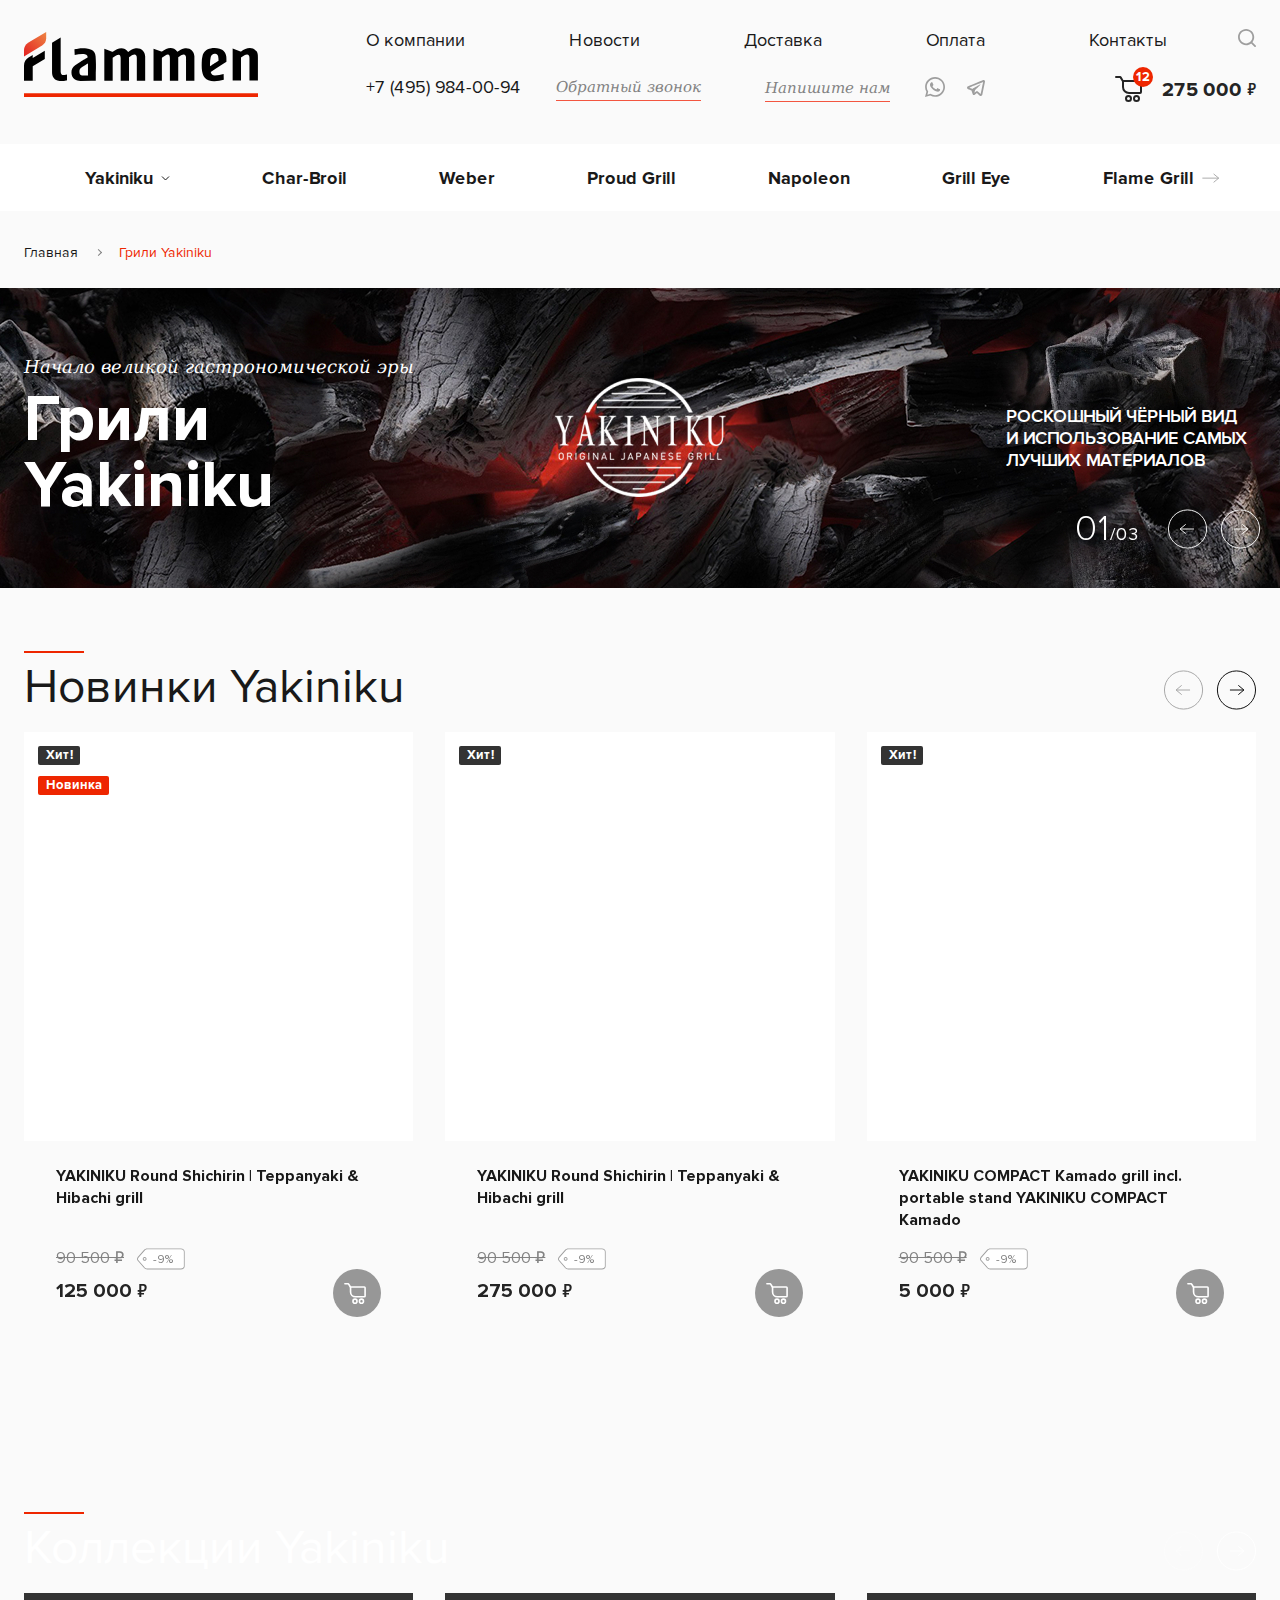
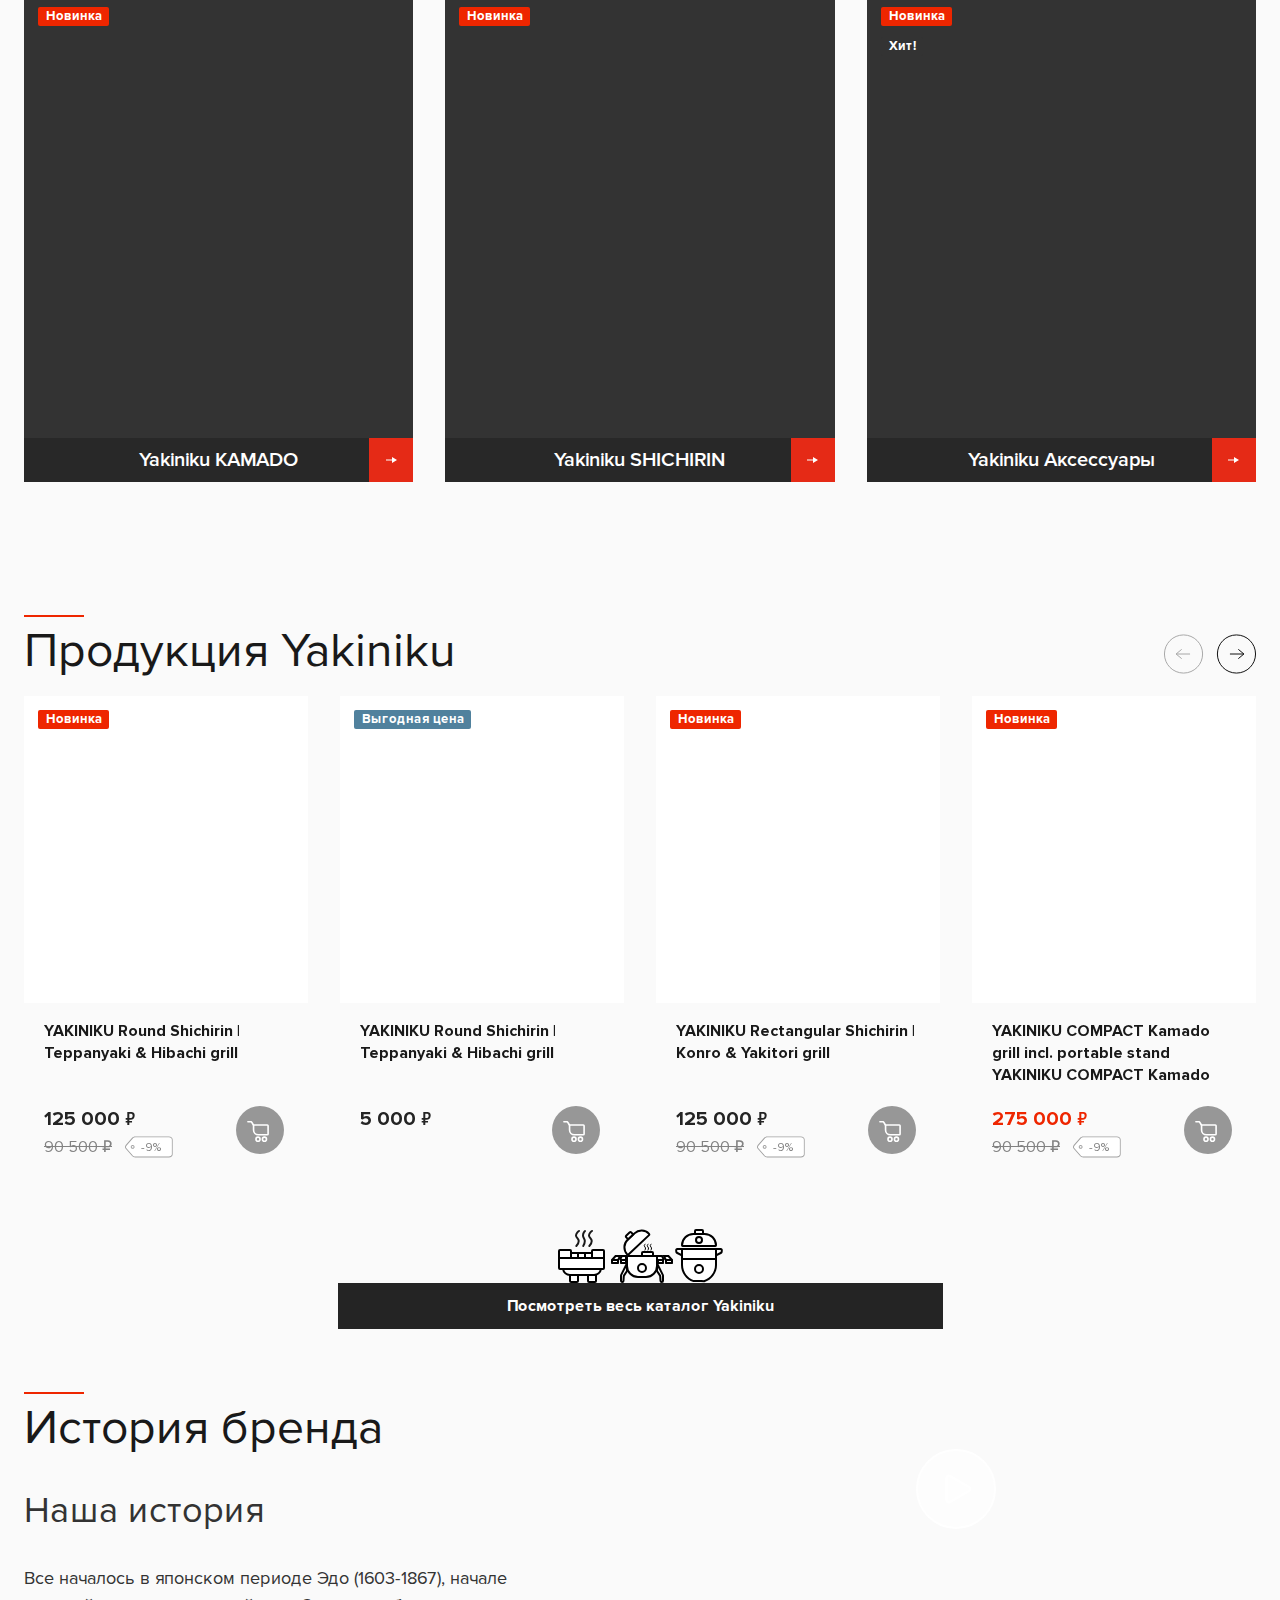
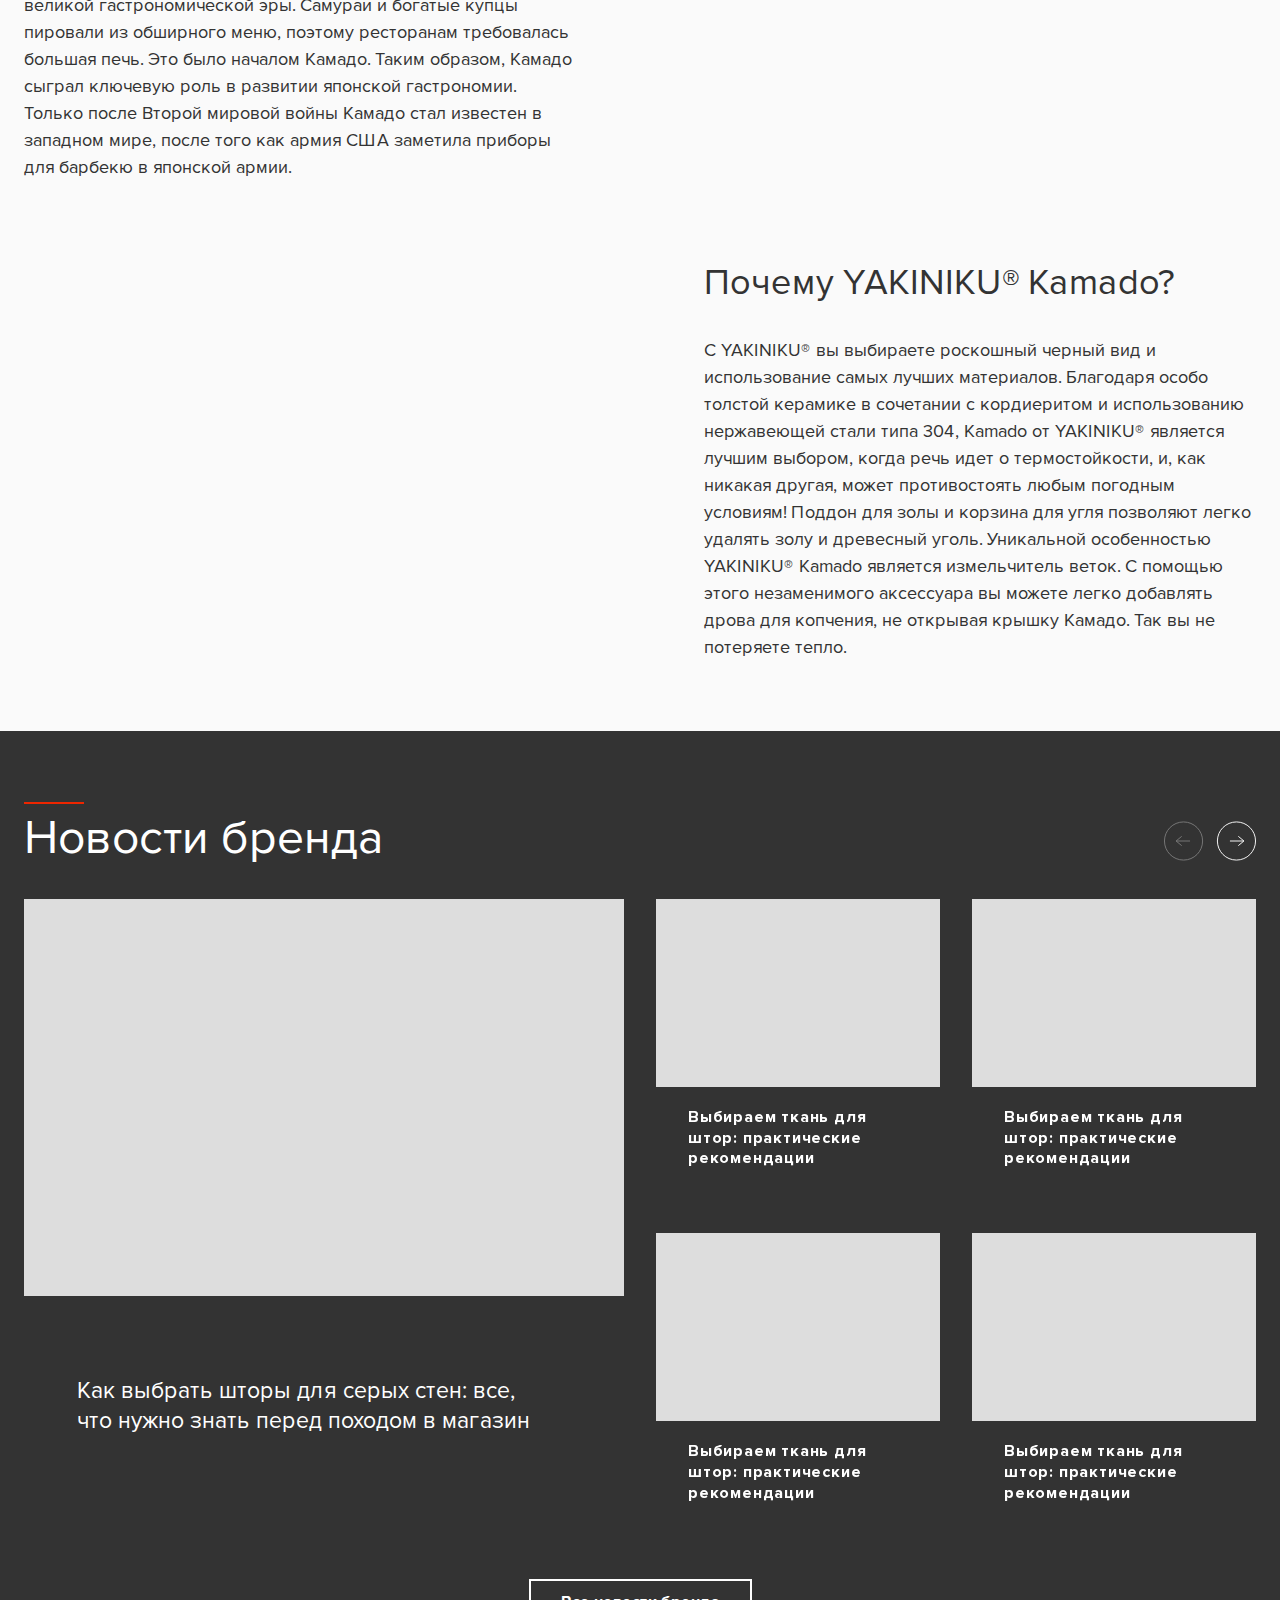
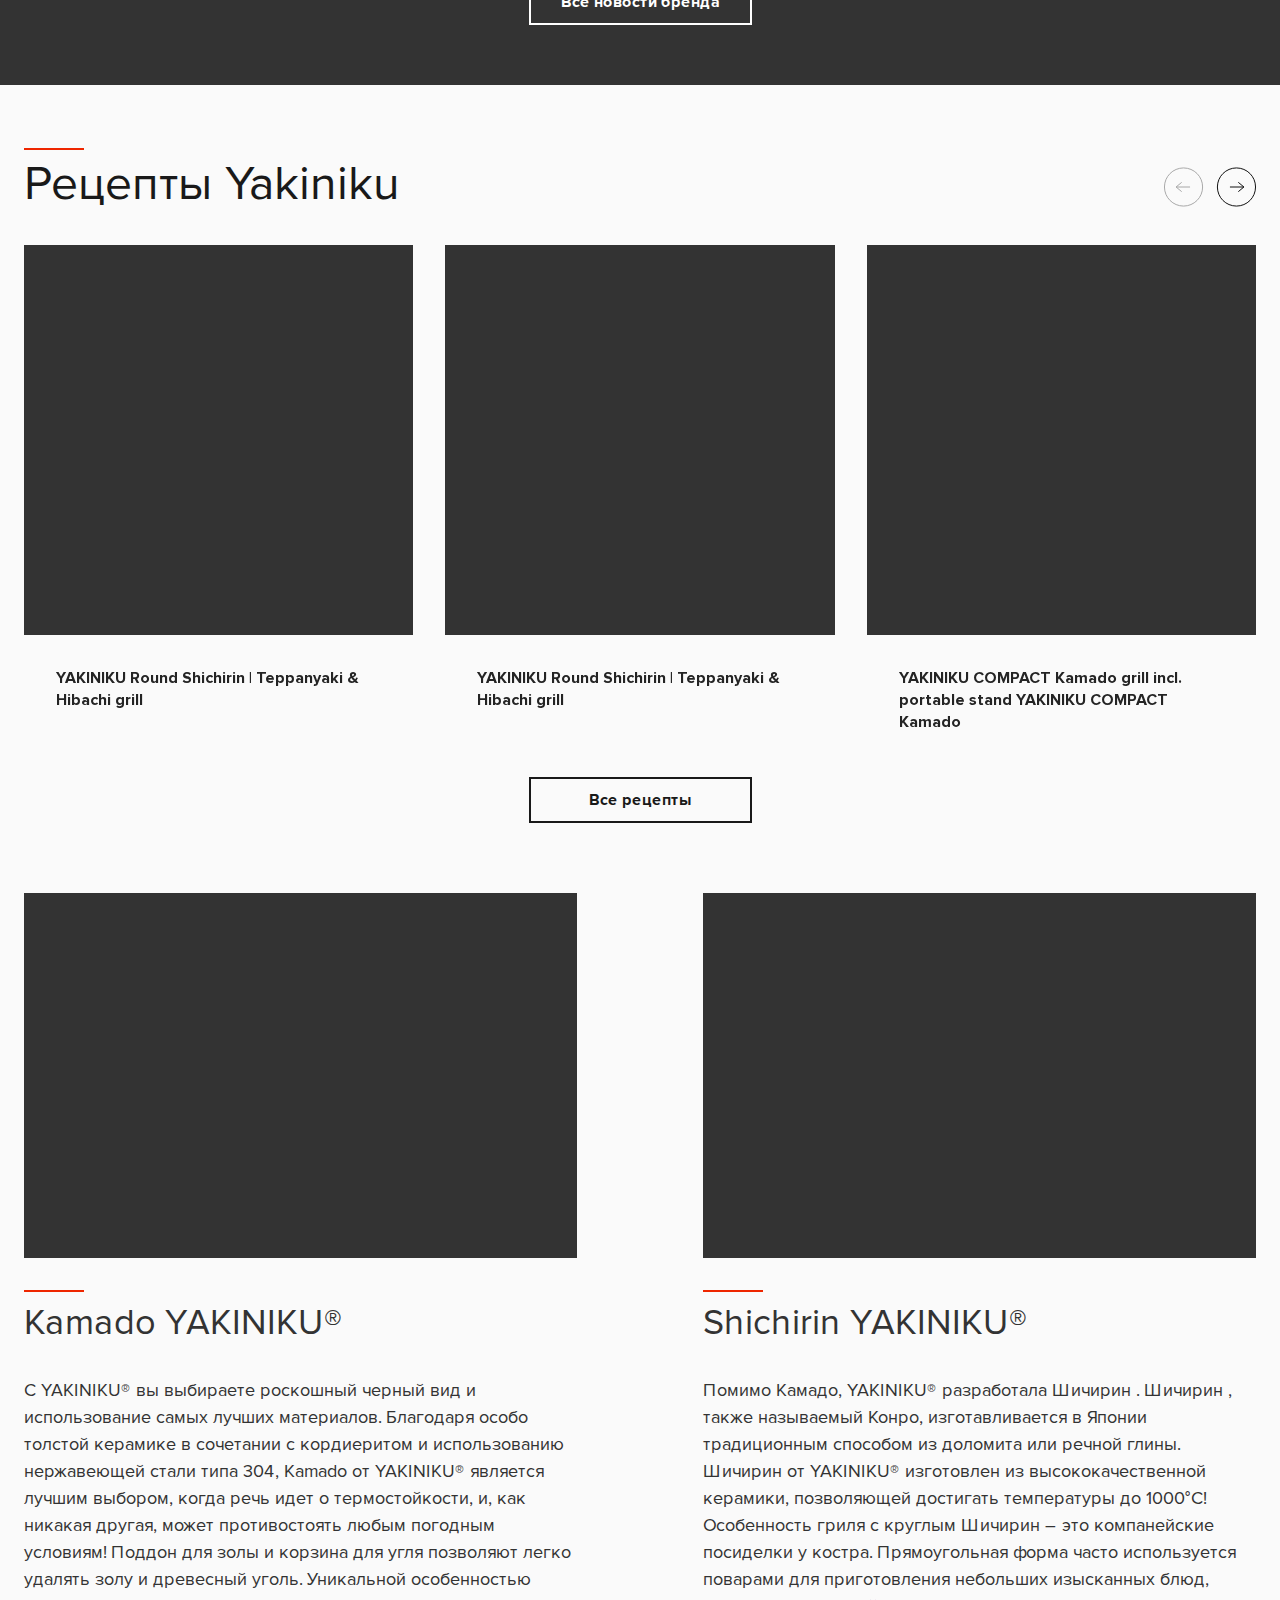
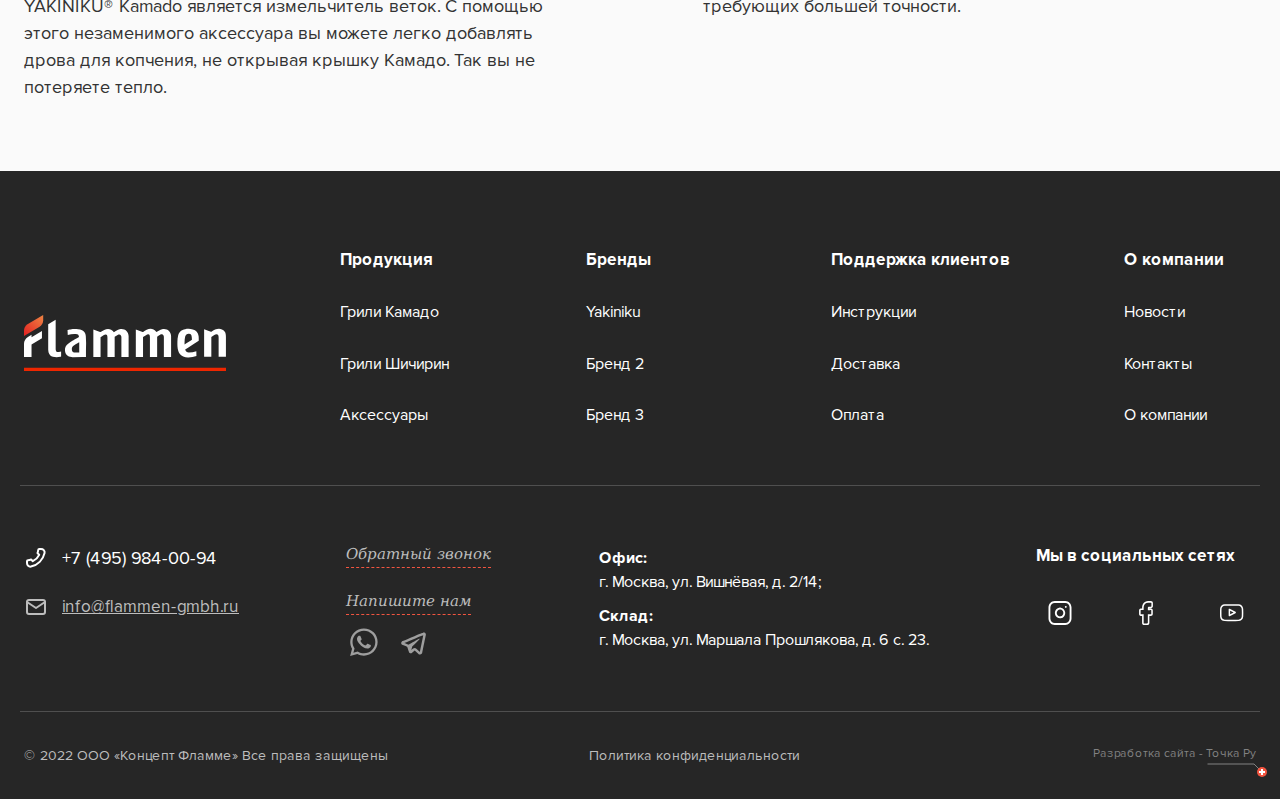
<file: brand.html>
<!DOCTYPE html>
<html lang="ru">
	<head>
		<meta http-equiv="Content-Type" content="text/html; charset=utf-8">

		<!-- Адаптирование страницы для мобильных устройств -->
		<meta name="viewport" content="width=device-width, initial-scale=1, maximum-scale=1">

		<!-- Запрет распознования номера телефона -->
		<meta name="format-detection" content="telephone=no">
		<meta name="SKYPE_TOOLBAR" content ="SKYPE_TOOLBAR_PARSER_COMPATIBLE">

		<!-- Заголовок страницы -->
		<title>Заголовок страницы</title>

		<!-- Данное значение часто используют(использовали) поисковые системы -->
		<meta name="description" content="">
		<meta name="keywords" content="">

		<!-- Изменение цвета панели моб. браузера -->
		<meta name="msapplication-TileColor" content="#EE2600">
		<meta name="theme-color" content="#EE2600">

		<!-- Подключение файлов стилей -->
		<link rel="stylesheet" href="css/swiper-bundle.min.css" async>
		<link rel="stylesheet" href="css/swiper.css" async>
		<link rel="stylesheet" href="css/fancybox.css" async>
		<link rel="stylesheet" href="css/ion.rangeSlider.css" async>
		<link rel="stylesheet" href="css/styles.css" async>

		<link rel="stylesheet" href="css/response_1239.css" media="print, (max-width: 1239px)" async>
		<link rel="stylesheet" href="css/response_1023.css" media="print, (max-width: 1023px)" async>
		<link rel="stylesheet" href="css/response_767.css" media="print, (max-width: 767px)" async>
		<link rel="stylesheet" href="css/response_479.css" media="(max-width: 479px)" async>
	</head>

	<body>
		<div class="wrap">
			<div class="main">
				<header>
					<button class="close_btn"></button>

					<div class="scroll">
						<div class="info">
							<div class="cont row">
								<a href="/" class="logo">
									<img src="images/logo.svg" alt="">
								</a>

								<div class="data">
									<div class="row">
										<div class="links">
											<div><a href="/">О компании</a></div>
											<div><a href="/">Новости</a></div>
											<div><a href="/">Доставка</a></div>
											<div><a href="/">Оплата</a></div>
											<div><a href="/">Контакты</a></div>
										</div>

										<div class="search modal_cont">
											<button class="btn mini_modal_btn" data-modal-id="#search_modal">
												<svg class="icon"><use xlink:href="images/sprite.svg#ic_search"></use></svg>
											</button>

											<div class="mini_modal" id="search_modal">
												<form action="">
													<input type="text" name="" value="" class="input" placeholder="Поиск по сайту">

													<button type="button" class="close_btn">
														<svg class="icon"><use xlink:href="images/sprite.svg#ic_close"></use></svg>
													</button>

													<button type="submit" class="submit_btn">
														<svg class="icon"><use xlink:href="images/sprite.svg#ic_search"></use></svg>
													</button>
												</form>
											</div>
										</div>
									</div>

									<div class="row">
										<div class="call">
											<div class="phone">
												<a href="tel:+74959840094">+7 (495) 984-00-94</a>
											</div>

											<button class="callback_btn modal_btn" data-modal="callback_modal">Обратный звонок</button>
										</div>

										<div class="write">
											<button class="feedback_btn modal_btn" data-modal="feedback_modal">Напишите нам</button>

											<div class="messengers">
												<a href="/" target="_blank" rel="noopener nofollow">
													<svg class="icon"><use xlink:href="images/sprite.svg#ic_whatsapp"></use></svg>
												</a>

												<a href="/" target="_blank" rel="noopener nofollow">
													<svg class="icon"><use xlink:href="images/sprite.svg#ic_telegram"></use></svg>
												</a>
											</div>
										</div>

										<a href="/" class="cart_link">
											<div class="icon">
												<span>12</span>
												<svg><use xlink:href="images/sprite.svg#ic_cart"></use></svg>
											</div>

											<div>275 000 <span class="currency">7</span></div>
										</a>
									</div>
								</div>
							</div>
						</div>

						<div class="bottom">
							<div class="cont row">
								<nav class="menu row">
									<div class="menu_item">
										<a href="/" class="sub_link">
											<span>Yakiniku</span>
											<svg class="icon"><use xlink:href="images/sprite.svg#ic_arr_ver"></use></svg>
										</a>

										<div class="sub_menu">
											<div><a href="/">Камадо Yakiniku</a></div>
											<div><a href="/">Шичирин Yakiniku</a></div>
											<div><a href="/">Аксессуары Yakiniku</a></div>
										</div>
									</div>

									<div class="menu_item">
										<a href="/">
											<span>Char-Broil</span>
										</a>
									</div>

									<div class="menu_item">
										<a href="/">
											<span>Weber</span>
										</a>
									</div>

									<div class="menu_item">
										<a href="/">
											<span>Proud Grill</span>
										</a>
									</div>

									<div class="menu_item">
										<a href="/">
											<span>Napoleon</span>
										</a>
									</div>

									<div class="menu_item">
										<a href="/">
											<span>Grill Eye</span>
										</a>
									</div>

									<div class="menu_item">
										<a href="/">
											<span>Flame Grill</span>
										</a>
									</div>

									<div class="all">
										<a href="/">
											<svg class="icon"><use xlink:href="images/sprite.svg#ic_arrow_hor"></use></svg>
										</a>
									</div>
								</nav>
							</div>
						</div>
					</div>
				</header>


				<section class="mob_header">
					<div class="cont row">
						<div class="logo">
							<img src="images/logo.svg" alt="">
						</div>

						<div class="phone">
							<a href="tel:+74959840094">+7 (495) 984-00-94</a>
						</div>

						<a href="/" class="cart_link">
							<span>12</span>
							<svg><use xlink:href="images/sprite.svg#ic_cart"></use></svg>
						</a>

						<button class="mob_menu_btn">
							<span></span>
						</button>
					</div>
				</section>


				<section class="page_head">
					<div class="cont">
						<div class="breadcrumbs">
							<a href="/">Главная</a> <span class="sep"></span>
							<span class="current">Грили Yakiniku</span>
						</div>
					</div>
				</section>


				<section class="brand_slider block">
					<div class="swiper">
						<div class="swiper-wrapper">
							<div class="swiper-slide">
								<div class="cont row">
									<div class="data">
										<div class="pre_title">Начало великой гастрономической эры</div>

										<div class="title">Грили<br> Yakiniku</div>
									</div>

									<div class="logo">
										<img data-src="images/tmp/brand_logo.png" alt="" class="swiper-lazy">
									</div>

									<div class="desc">роскошный чёрный вид<br> и использование самых лучших материалов</div>
								</div>

								<img data-src="images/tmp/brand_slider_img.jpg" alt="" class="bg swiper-lazy">
							</div>

							<div class="swiper-slide">
								<div class="cont row">
									<div class="data">
										<div class="pre_title">Начало великой гастрономической эры</div>

										<div class="title">Грили<br> Yakiniku</div>
									</div>

									<div class="logo">
										<img data-src="images/tmp/brand_logo.png" alt="" class="swiper-lazy">
									</div>

									<div class="desc">роскошный чёрный вид<br> и использование самых лучших материалов</div>
								</div>

								<img data-src="images/tmp/brand_slider_img.jpg" alt="" class="bg swiper-lazy">
							</div>

							<div class="swiper-slide">
								<div class="cont row">
									<div class="data">
										<div class="pre_title">Начало великой гастрономической эры</div>

										<div class="title">Грили<br> Yakiniku</div>
									</div>

									<div class="logo">
										<img data-src="images/tmp/brand_logo.png" alt="" class="swiper-lazy">
									</div>

									<div class="desc">роскошный чёрный вид<br> и использование самых лучших материалов</div>
								</div>

								<img data-src="images/tmp/brand_slider_img.jpg" alt="" class="bg swiper-lazy">
							</div>
						</div>

						<div class="controls">
							<div class="count">
								<span class="current">01</span>/<span class="total">01</span>
							</div>

							<div class="swiper-button-prev">
								<svg class="icon"><use xlink:href="images/sprite.svg#ic_arrow_hor_circle"></use></svg>
							</div>

							<div class="swiper-button-next">
								<svg class="icon"><use xlink:href="images/sprite.svg#ic_arrow_hor_circle"></use></svg>
							</div>
						</div>
					</div>
				</section>


				<section class="products big_m">
					<div class="cont">
						<div class="block_head pad_r">
							<div class="title">Новинки Yakiniku</div>
						</div>

						<div class="swiper products_swiper big">
							<div class="swiper-wrapper">
								<div class="swiper-slide">
									<div class="product">
										<div class="stickers">
											<div><div class="sticker black">Хит!</div></div>
											<div><div class="sticker red">Новинка</div></div>
										</div>

										<a href="/" class="thumb">
											<div><img data-src="images/tmp/product_thumb1.png" alt="" class="lazyload"></div>
										</a>

										<div class="name">
											<a href="/">YAKINIKU Round Shichirin | Teppanyaki & Hibachi grill</a>
										</div>

										<div class="price">
											<div class="old">90 500 ₽</div>
											<div class="discount">-9%</div>
											<div class="new">125 000 <span class="currency">7</span></div>
										</div>

										<button class="buy_btn">
											<svg class="icon"><use xlink:href="images/sprite.svg#ic_cart"></use></svg>
										</button>
									</div>
								</div>

								<div class="swiper-slide">
									<div class="product">
										<div class="stickers">
											<div><div class="sticker black">Хит!</div></div>
										</div>

										<a href="/" class="thumb">
											<div><img data-src="images/tmp/product_thumb2.png" alt="" class="lazyload"></div>
										</a>

										<div class="name">
											<a href="/">YAKINIKU Round Shichirin | Teppanyaki & Hibachi grill</a>
										</div>

										<div class="price">
											<div class="old">90 500 ₽</div>
											<div class="discount">-9%</div>
											<div class="new">275 000 <span class="currency">7</span></div>
										</div>

										<button class="buy_btn">
											<svg class="icon"><use xlink:href="images/sprite.svg#ic_cart"></use></svg>
										</button>
									</div>
								</div>

								<div class="swiper-slide">
									<div class="product">
										<div class="stickers">
											<div><div class="sticker black">Хит!</div></div>
										</div>

										<a href="/" class="thumb">
											<div><img data-src="images/tmp/product_thumb3.png" alt="" class="lazyload"></div>
										</a>

										<div class="name">
											<a href="/">YAKINIKU COMPACT Kamado grill incl. portable stand YAKINIKU COMPACT Kamado</a>
										</div>

										<div class="price">
											<div class="old">90 500 ₽</div>
											<div class="discount">-9%</div>
											<div class="new">5 000 <span class="currency">7</span></div>
										</div>

										<button class="buy_btn">
											<svg class="icon"><use xlink:href="images/sprite.svg#ic_cart"></use></svg>
										</button>
									</div>
								</div>

								<div class="swiper-slide">
									<div class="product">
										<div class="stickers">
											<div><div class="sticker black">Хит!</div></div>
											<div><div class="sticker red">Новинка</div></div>
										</div>

										<a href="/" class="thumb">
											<div><img data-src="images/tmp/product_thumb1.png" alt="" class="lazyload"></div>
										</a>

										<div class="name">
											<a href="/">YAKINIKU Round Shichirin | Teppanyaki & Hibachi grill</a>
										</div>

										<div class="price">
											<div class="old">90 500 ₽</div>
											<div class="discount">-9%</div>
											<div class="new">125 000 <span class="currency">7</span></div>
										</div>

										<button class="buy_btn">
											<svg class="icon"><use xlink:href="images/sprite.svg#ic_cart"></use></svg>
										</button>
									</div>
								</div>

								<div class="swiper-slide">
									<div class="product">
										<div class="stickers">
											<div><div class="sticker black">Хит!</div></div>
										</div>

										<a href="/" class="thumb">
											<div><img data-src="images/tmp/product_thumb2.png" alt="" class="lazyload"></div>
										</a>

										<div class="name">
											<a href="/">YAKINIKU Round Shichirin | Teppanyaki & Hibachi grill</a>
										</div>

										<div class="price">
											<div class="old">90 500 ₽</div>
											<div class="discount">-9%</div>
											<div class="new">275 000 <span class="currency">7</span></div>
										</div>

										<button class="buy_btn">
											<svg class="icon"><use xlink:href="images/sprite.svg#ic_cart"></use></svg>
										</button>
									</div>
								</div>

								<div class="swiper-slide">
									<div class="product">
										<div class="stickers">
											<div><div class="sticker black">Хит!</div></div>
										</div>

										<a href="/" class="thumb">
											<div><img data-src="images/tmp/product_thumb3.png" alt="" class="lazyload"></div>
										</a>

										<div class="name">
											<a href="/">YAKINIKU COMPACT Kamado grill incl. portable stand YAKINIKU COMPACT Kamado</a>
										</div>

										<div class="price">
											<div class="old">90 500 ₽</div>
											<div class="discount">-9%</div>
											<div class="new">5 000 <span class="currency">7</span></div>
										</div>

										<button class="buy_btn">
											<svg class="icon"><use xlink:href="images/sprite.svg#ic_cart"></use></svg>
										</button>
									</div>
								</div>
							</div>

							<div class="controls">
								<div class="swiper-button-prev">
									<svg class="icon"><use xlink:href="images/sprite.svg#ic_arrow_hor_circle"></use></svg>
								</div>

								<div class="swiper-button-next">
									<svg class="icon"><use xlink:href="images/sprite.svg#ic_arrow_hor_circle"></use></svg>
								</div>
							</div>
						</div>
					</div>
				</section>


				<section class="collections block">
					<div class="cont">
						<div class="block_head pad_r">
							<div class="title">Коллекции Yakiniku</div>
						</div>

						<div class="swiper">
							<div class="swiper-wrapper">
								<div class="swiper-slide">
									<a href="/" class="collection">
										<div class="stickers">
											<div><div class="sticker red">Новинка</div></div>
										</div>

										<div class="thumb">
											<img data-src="images/tmp/collection_thumb1.jpg" alt="" class="lazyload">
										</div>

										<div class="name">
											<span>Yakiniku KAMADO</span>

											<div class="icon">
												<svg><use xlink:href="images/sprite.svg#ic_arrow_hor2"></use></svg>
											</div>
										</div>
									</a>
								</div>

								<div class="swiper-slide">
									<a href="/" class="collection">
										<div class="stickers">
											<div><div class="sticker red">Новинка</div></div>
										</div>

										<div class="thumb">
											<img data-src="images/tmp/collection_thumb2.jpg" alt="" class="lazyload">
										</div>

										<div class="name">
											<span>Yakiniku SHICHIRIN</span>

											<div class="icon">
												<svg><use xlink:href="images/sprite.svg#ic_arrow_hor2"></use></svg>
											</div>
										</div>
									</a>
								</div>

								<div class="swiper-slide">
									<a href="/" class="collection">
										<div class="stickers">
											<div><div class="sticker red">Новинка</div></div>
											<div><div class="sticker black">Хит!</div></div>
										</div>

										<div class="thumb">
											<img data-src="images/tmp/collection_thumb3.jpg" alt="" class="lazyload">
										</div>

										<div class="name">
											<span>Yakiniku Аксессуары</span>

											<div class="icon">
												<svg><use xlink:href="images/sprite.svg#ic_arrow_hor2"></use></svg>
											</div>
										</div>
									</a>
								</div>

								<div class="swiper-slide">
									<a href="/" class="collection">
										<div class="stickers">
											<div><div class="sticker red">Новинка</div></div>
										</div>

										<div class="thumb">
											<img data-src="images/tmp/collection_thumb1.jpg" alt="" class="lazyload">
										</div>

										<div class="name">
											<span>Yakiniku KAMADO</span>

											<div class="icon">
												<svg><use xlink:href="images/sprite.svg#ic_arrow_hor2"></use></svg>
											</div>
										</div>
									</a>
								</div>

								<div class="swiper-slide">
									<a href="/" class="collection">
										<div class="stickers">
											<div><div class="sticker red">Новинка</div></div>
										</div>

										<div class="thumb">
											<img data-src="images/tmp/collection_thumb2.jpg" alt="" class="lazyload">
										</div>

										<div class="name">
											<span>Yakiniku SHICHIRIN</span>

											<div class="icon">
												<svg><use xlink:href="images/sprite.svg#ic_arrow_hor2"></use></svg>
											</div>
										</div>
									</a>
								</div>

								<div class="swiper-slide">
									<a href="/" class="collection">
										<div class="stickers">
											<div><div class="sticker red">Новинка</div></div>
											<div><div class="sticker black">Хит!</div></div>
										</div>

										<div class="thumb">
											<img data-src="images/tmp/collection_thumb3.jpg" alt="" class="lazyload">
										</div>

										<div class="name">
											<span>Yakiniku Аксессуары</span>

											<div class="icon">
												<svg><use xlink:href="images/sprite.svg#ic_arrow_hor2"></use></svg>
											</div>
										</div>
									</a>
								</div>
							</div>

							<div class="controls">
								<div class="swiper-button-prev">
									<svg class="icon"><use xlink:href="images/sprite.svg#ic_arrow_hor_circle"></use></svg>
								</div>

								<div class="swiper-button-next">
									<svg class="icon"><use xlink:href="images/sprite.svg#ic_arrow_hor_circle"></use></svg>
								</div>
							</div>
						</div>
					</div>

					<img data-src="images/bg_dark.jpg" alt="" class="bg lazyload">
				</section>


				<section class="products">
					<div class="cont">
						<div class="block_head pad_r">
							<div class="title">Продукция Yakiniku</div>
						</div>

						<div class="swiper products_swiper">
							<div class="swiper-wrapper">
								<div class="swiper-slide">
									<div class="product">
										<div class="stickers">
											<div><div class="sticker red">Новинка</div></div>
										</div>

										<a href="/" class="thumb">
											<div><img data-src="images/tmp/product_thumb4.png" alt="" class="lazyload"></div>
										</a>

										<div class="name">
											<a href="/">YAKINIKU Round Shichirin | Teppanyaki & Hibachi grill</a>
										</div>

										<div class="price">
											<div class="new">125 000 <span class="currency">7</span></div>
											<div class="old">90 500 ₽</div>
											<div class="discount">-9%</div>
										</div>

										<button class="buy_btn">
											<svg class="icon"><use xlink:href="images/sprite.svg#ic_cart"></use></svg>
										</button>
									</div>
								</div>

								<div class="swiper-slide">
									<div class="product">
										<div class="stickers">
											<div><div class="sticker blue">Выгодная цена</div></div>
										</div>

										<a href="/" class="thumb">
											<div><img data-src="images/tmp/product_thumb5.png" alt="" class="lazyload"></div>
										</a>

										<div class="name">
											<a href="/">YAKINIKU Round Shichirin | Teppanyaki & Hibachi grill</a>
										</div>

										<div class="price">
											<div class="new">5 000 <span class="currency">7</span></div>
										</div>

										<button class="buy_btn">
											<svg class="icon"><use xlink:href="images/sprite.svg#ic_cart"></use></svg>
										</button>
									</div>
								</div>

								<div class="swiper-slide">
									<div class="product">
										<div class="stickers">
											<div><div class="sticker red">Новинка</div></div>
										</div>

										<a href="/" class="thumb">
											<div><img data-src="images/tmp/product_thumb6.png" alt="" class="lazyload"></div>
										</a>

										<div class="name">
											<a href="/">YAKINIKU Rectangular Shichirin | Konro & Yakitori grill</a>
										</div>

										<div class="price">
											<div class="new">125 000 <span class="currency">7</span></div>
											<div class="old">90 500 ₽</div>
											<div class="discount">-9%</div>
										</div>

										<button class="buy_btn">
											<svg class="icon"><use xlink:href="images/sprite.svg#ic_cart"></use></svg>
										</button>
									</div>
								</div>

								<div class="swiper-slide">
									<div class="product">
										<div class="stickers">
											<div><div class="sticker red">Новинка</div></div>
										</div>

										<a href="/" class="thumb">
											<div><img data-src="images/tmp/product_thumb7.png" alt="" class="lazyload"></div>
										</a>

										<div class="name">
											<a href="/">YAKINIKU COMPACT Kamado grill incl. portable stand YAKINIKU COMPACT Kamado</a>
										</div>

										<div class="price">
											<div class="new orange">275 000 <span class="currency">7</span></div>
											<div class="old">90 500 ₽</div>
											<div class="discount">-9%</div>
										</div>

										<button class="buy_btn">
											<svg class="icon"><use xlink:href="images/sprite.svg#ic_cart"></use></svg>
										</button>
									</div>
								</div>

								<div class="swiper-slide">
									<div class="product">
										<div class="stickers">
											<div><div class="sticker red">Новинка</div></div>
										</div>

										<a href="/" class="thumb">
											<div><img data-src="images/tmp/product_thumb4.png" alt="" class="lazyload"></div>
										</a>

										<div class="name">
											<a href="/">YAKINIKU Round Shichirin | Teppanyaki & Hibachi grill</a>
										</div>

										<div class="price">
											<div class="new">125 000 <span class="currency">7</span></div>
											<div class="old">90 500 ₽</div>
											<div class="discount">-9%</div>
										</div>

										<button class="buy_btn">
											<svg class="icon"><use xlink:href="images/sprite.svg#ic_cart"></use></svg>
										</button>
									</div>
								</div>

								<div class="swiper-slide">
									<div class="product">
										<div class="stickers">
											<div><div class="sticker blue">Выгодная цена</div></div>
										</div>

										<a href="/" class="thumb">
											<div><img data-src="images/tmp/product_thumb5.png" alt="" class="lazyload"></div>
										</a>

										<div class="name">
											<a href="/">YAKINIKU Round Shichirin | Teppanyaki & Hibachi grill</a>
										</div>

										<div class="price">
											<div class="new">5 000 <span class="currency">7</span></div>
										</div>

										<button class="buy_btn">
											<svg class="icon"><use xlink:href="images/sprite.svg#ic_cart"></use></svg>
										</button>
									</div>
								</div>

								<div class="swiper-slide">
									<div class="product">
										<div class="stickers">
											<div><div class="sticker red">Новинка</div></div>
										</div>

										<a href="/" class="thumb">
											<div><img data-src="images/tmp/product_thumb6.png" alt="" class="lazyload"></div>
										</a>

										<div class="name">
											<a href="/">YAKINIKU Rectangular Shichirin | Konro & Yakitori grill</a>
										</div>

										<div class="price">
											<div class="new">125 000 <span class="currency">7</span></div>
											<div class="old">90 500 ₽</div>
											<div class="discount">-9%</div>
										</div>

										<button class="buy_btn">
											<svg class="icon"><use xlink:href="images/sprite.svg#ic_cart"></use></svg>
										</button>
									</div>
								</div>

								<div class="swiper-slide">
									<div class="product">
										<div class="stickers">
											<div><div class="sticker red">Новинка</div></div>
										</div>

										<a href="/" class="thumb">
											<div><img data-src="images/tmp/product_thumb7.png" alt="" class="lazyload"></div>
										</a>

										<div class="name">
											<a href="/">YAKINIKU COMPACT Kamado grill incl. portable stand YAKINIKU COMPACT Kamado</a>
										</div>

										<div class="price">
											<div class="new orange">275 000 <span class="currency">7</span></div>
											<div class="old">90 500 ₽</div>
											<div class="discount">-9%</div>
										</div>

										<button class="buy_btn">
											<svg class="icon"><use xlink:href="images/sprite.svg#ic_cart"></use></svg>
										</button>
									</div>
								</div>
							</div>

							<div class="controls">
								<div class="swiper-button-prev">
									<svg class="icon"><use xlink:href="images/sprite.svg#ic_arrow_hor_circle"></use></svg>
								</div>

								<div class="swiper-button-next">
									<svg class="icon"><use xlink:href="images/sprite.svg#ic_arrow_hor_circle"></use></svg>
								</div>
							</div>
						</div>

						<div class="all_link">
							<img src="images/all_link_img.svg" alt="">
							<a href="/">Посмотреть весь каталог Yakiniku</a>
						</div>
					</div>
				</section>


				<section class="brand_history block">
					<div class="cont">
						<div class="block_head big_m">
							<div class="title">История бренда</div>
						</div>

						<div class="item">
							<div class="data">
								<div class="title">Наша история</div>

								<div class="text_block">
									<p>Все началось в японском периоде Эдо (1603-1867), начале великой гастрономической эры. Самураи и богатые купцы пировали из обширного меню, поэтому ресторанам требовалась большая печь. Это было началом Камадо. Таким образом, Камадо сыграл ключевую роль в развитии японской гастрономии. Только после Второй мировой войны Камадо стал известен в западном мире, после того как армия США заметила приборы для барбекю в японской армии.</p>
								</div>
							</div>

							<a href="https://www.youtube.com/watch?v=R9Wvg6THqUk" class="image video_link" data-fancybox>
								<img data-src="images/tmp/brand_history_img1.jpg" alt="" class="lazyload">

								<div class="icon">
									<svg><use xlink:href="images/sprite.svg#ic_video_play"></use></svg>
								</div>
							</a>
						</div>

						<div class="item">
							<div class="image">
								<img data-src="images/tmp/brand_history_img2.jpg" alt="" class="lazyload">
							</div>

							<div class="data">
								<div class="title">Почему YAKINIKU® Kamado?</div>

								<div class="text_block">
									<p>С YAKINIKU® вы выбираете роскошный черный вид и использование самых лучших материалов. Благодаря особо толстой керамике в сочетании с кордиеритом и использованию нержавеющей стали типа 304, Kamado от YAKINIKU® является лучшим выбором, когда речь идет о термостойкости, и, как никакая другая, может противостоять любым погодным условиям! Поддон для золы и корзина для угля позволяют легко удалять золу и древесный уголь. Уникальной особенностью YAKINIKU® Kamado является измельчитель веток. С помощью этого незаменимого аксессуара вы можете легко добавлять дрова для копчения, не открывая крышку Камадо. Так вы не потеряете тепло.</p>
								</div>
							</div>
						</div>
					</div>
				</section>


				<section class="articles bg block">
					<div class="cont">
						<div class="block_head big_m  pad_r">
							<div class="title">Новости бренда</div>
						</div>

						<div class="swiper">
							<div class="swiper-wrapper">
								<div class="swiper-slide">
									<div class="grid">
										<a href="/" class="article big">
											<div class="thumb">
												<img data-src="images/tmp/article_thumb1.jpg" alt="" class="swiper-lazy">
											</div>

											<div class="name">Как выбрать шторы для серых стен: все, что нужно знать перед походом в магазин</div>
										</a>

										<a href="/" class="article">
											<div class="thumb">
												<img data-src="images/tmp/article_thumb2.jpg" alt="" class="swiper-lazy">
											</div>

											<div class="name">Выбираем ткань для штор: практические рекомендации</div>
										</a>

										<a href="/" class="article">
											<div class="thumb">
												<img data-src="images/tmp/article_thumb3.jpg" alt="" class="swiper-lazy">
											</div>

											<div class="name">Выбираем ткань для штор: практические рекомендации</div>
										</a>

										<a href="/" class="article">
											<div class="thumb">
												<img data-src="images/tmp/article_thumb4.jpg" alt="" class="swiper-lazy">
											</div>

											<div class="name">Выбираем ткань для штор: практические рекомендации</div>
										</a>

										<a href="/" class="article">
											<div class="thumb">
												<img data-src="images/tmp/article_thumb5.jpg" alt="" class="swiper-lazy">
											</div>

											<div class="name">Выбираем ткань для штор: практические рекомендации</div>
										</a>
									</div>
								</div>

								<div class="swiper-slide">
									<div class="grid">
										<a href="/" class="article big">
											<div class="thumb">
												<img data-src="images/tmp/article_thumb1.jpg" alt="" class="swiper-lazy">
											</div>

											<div class="name">Как выбрать шторы для серых стен: все, что нужно знать перед походом в магазин</div>
										</a>

										<a href="/" class="article">
											<div class="thumb">
												<img data-src="images/tmp/article_thumb2.jpg" alt="" class="swiper-lazy">
											</div>

											<div class="name">Выбираем ткань для штор: практические рекомендации</div>
										</a>

										<a href="/" class="article">
											<div class="thumb">
												<img data-src="images/tmp/article_thumb3.jpg" alt="" class="swiper-lazy">
											</div>

											<div class="name">Выбираем ткань для штор: практические рекомендации</div>
										</a>

										<a href="/" class="article">
											<div class="thumb">
												<img data-src="images/tmp/article_thumb4.jpg" alt="" class="swiper-lazy">
											</div>

											<div class="name">Выбираем ткань для штор: практические рекомендации</div>
										</a>

										<a href="/" class="article">
											<div class="thumb">
												<img data-src="images/tmp/article_thumb5.jpg" alt="" class="swiper-lazy">
											</div>

											<div class="name">Выбираем ткань для штор: практические рекомендации</div>
										</a>
									</div>
								</div>

								<div class="swiper-slide">
									<div class="grid">
										<a href="/" class="article big">
											<div class="thumb">
												<img data-src="images/tmp/article_thumb1.jpg" alt="" class="swiper-lazy">
											</div>

											<div class="name">Как выбрать шторы для серых стен: все, что нужно знать перед походом в магазин</div>
										</a>

										<a href="/" class="article">
											<div class="thumb">
												<img data-src="images/tmp/article_thumb2.jpg" alt="" class="swiper-lazy">
											</div>

											<div class="name">Выбираем ткань для штор: практические рекомендации</div>
										</a>

										<a href="/" class="article">
											<div class="thumb">
												<img data-src="images/tmp/article_thumb3.jpg" alt="" class="swiper-lazy">
											</div>

											<div class="name">Выбираем ткань для штор: практические рекомендации</div>
										</a>

										<a href="/" class="article">
											<div class="thumb">
												<img data-src="images/tmp/article_thumb4.jpg" alt="" class="swiper-lazy">
											</div>

											<div class="name">Выбираем ткань для штор: практические рекомендации</div>
										</a>

										<a href="/" class="article">
											<div class="thumb">
												<img data-src="images/tmp/article_thumb5.jpg" alt="" class="swiper-lazy">
											</div>

											<div class="name">Выбираем ткань для штор: практические рекомендации</div>
										</a>
									</div>
								</div>
							</div>

							<div class="controls">
								<div class="swiper-button-prev">
									<svg class="icon"><use xlink:href="images/sprite.svg#ic_arrow_hor_circle"></use></svg>
								</div>

								<div class="swiper-button-next">
									<svg class="icon"><use xlink:href="images/sprite.svg#ic_arrow_hor_circle"></use></svg>
								</div>
							</div>
						</div>

						<div class="all_link">
							<a href="/">Все новости бренда</a>
						</div>
					</div>

					<img data-src="images/bg_dark.jpg" alt="" class="bg lazyload">
				</section>


				<section class="recipes block">
					<div class="cont">
						<div class="block_head pad_r big_m">
							<div class="title">Рецепты Yakiniku</div>
						</div>

						<div class="swiper">
							<div class="swiper-wrapper">
								<div class="swiper-slide">
									<a href="/" class="recipe">
										<div class="thumb">
											<img data-src="images/tmp/recipe_thumb1.jpg" alt="" class="swiper-lazy">
										</div>

										<div class="name">YAKINIKU Round Shichirin | Teppanyaki & Hibachi grill</div>
									</a>
								</div>

								<div class="swiper-slide">
									<a href="/" class="recipe">
										<div class="thumb">
											<img data-src="images/tmp/recipe_thumb2.jpg" alt="" class="swiper-lazy">
										</div>

										<div class="name">YAKINIKU Round Shichirin | Teppanyaki & Hibachi grill</div>
									</a>
								</div>

								<div class="swiper-slide">
									<a href="/" class="recipe">
										<div class="thumb">
											<img data-src="images/tmp/recipe_thumb3.jpg" alt="" class="swiper-lazy">
										</div>

										<div class="name">YAKINIKU COMPACT Kamado grill incl. portable stand YAKINIKU COMPACT Kamado</div>
									</a>
								</div>

								<div class="swiper-slide">
									<a href="/" class="recipe">
										<div class="thumb">
											<img data-src="images/tmp/recipe_thumb1.jpg" alt="" class="swiper-lazy">
										</div>

										<div class="name">YAKINIKU Round Shichirin | Teppanyaki & Hibachi grill</div>
									</a>
								</div>

								<div class="swiper-slide">
									<a href="/" class="recipe">
										<div class="thumb">
											<img data-src="images/tmp/recipe_thumb2.jpg" alt="" class="swiper-lazy">
										</div>

										<div class="name">YAKINIKU Round Shichirin | Teppanyaki & Hibachi grill</div>
									</a>
								</div>

								<div class="swiper-slide">
									<a href="/" class="recipe">
										<div class="thumb">
											<img data-src="images/tmp/recipe_thumb3.jpg" alt="" class="swiper-lazy">
										</div>

										<div class="name">YAKINIKU COMPACT Kamado grill incl. portable stand YAKINIKU COMPACT Kamado</div>
									</a>
								</div>
							</div>

							<div class="controls">
								<div class="swiper-button-prev">
									<svg class="icon"><use xlink:href="images/sprite.svg#ic_arrow_hor_circle"></use></svg>
								</div>

								<div class="swiper-button-next">
									<svg class="icon"><use xlink:href="images/sprite.svg#ic_arrow_hor_circle"></use></svg>
								</div>
							</div>
						</div>

						<div class="all_link">
							<a href="/">Все рецепты</a>
						</div>
					</div>
				</section>


				<section class="brand_info block">
					<div class="cont">
						<div class="row">
							<div class="item">
								<div class="thumb">
									<img data-src="images/tmp/brand_info_thumb1.jpg" alt="" class="lazyload">
								</div>

								<div class="title">Kamado YAKINIKU®</div>

								<div class="desc text_block">
									<p>С YAKINIKU® вы выбираете роскошный черный вид и использование самых лучших материалов. Благодаря особо толстой керамике в сочетании с кордиеритом и использованию нержавеющей стали типа 304, Kamado от YAKINIKU® является лучшим выбором, когда речь идет о термостойкости, и, как никакая другая, может противостоять любым погодным условиям! Поддон для золы и корзина для угля позволяют легко удалять золу и древесный уголь. Уникальной особенностью YAKINIKU® Kamado является измельчитель веток. С помощью этого незаменимого аксессуара вы можете легко добавлять дрова для копчения, не открывая крышку Камадо. Так вы не потеряете тепло.</p>
								</div>
							</div>

							<div class="item">
								<div class="thumb">
									<img data-src="images/tmp/brand_info_thumb2.jpg" alt="" class="lazyload">
								</div>

								<div class="title">Shichirin YAKINIKU®</div>

								<div class="desc text_block">
									<p>Помимо Камадо, YAKINIKU® разработала Шичирин . Шичирин , также называемый Конро, изготавливается в Японии традиционным способом из доломита или речной глины. Шичирин от YAKINIKU® изготовлен из высококачественной керамики, позволяющей достигать температуры до 1000°C! Особенность гриля с круглым Шичирин  – это компанейские посиделки у костра. Прямоугольная форма часто используется поварами для приготовления небольших изысканных блюд, требующих большей точности.</p>
								</div>
							</div>
						</div>
					</div>
				</section>
			</div>


			<footer>
				<div class="top">
					<div class="cont row">
						<div class="logo">
							<img src="images/logo2.svg" alt="">
						</div>

						<div class="links">
							<div class="title">Продукция</div>

							<div class="items">
								<div><a href="/">Грили Камадо</a></div>
								<div><a href="/">Грили Шичирин</a></div>
								<div><a href="/">Аксессуары</a></div>
							</div>
						</div>

						<div class="links">
							<div class="title">Бренды</div>

							<div class="items">
								<div><a href="/">Yakiniku</a></div>
								<div><a href="/">Бренд 2</a></div>
								<div><a href="/">Бренд 3</a></div>
							</div>
						</div>

						<div class="links">
							<div class="title">Поддержка клиентов</div>

							<div class="items">
								<div><a href="/">Инструкции</a></div>
								<div><a href="/">Доставка</a></div>
								<div><a href="/">Оплата</a></div>
							</div>
						</div>

						<div class="links">
							<div class="title">О компании</div>

							<div class="items">
								<div><a href="/">Новости</a></div>
								<div><a href="/">Контакты</a></div>
								<div><a href="/">О компании</a></div>
							</div>
						</div>
					</div>
				</div>

				<div class="sep"></div>

				<div class="info">
					<div class="cont row">
						<div class="contacts">
							<div class="phone">
								<svg class="icon"><use xlink:href="images/sprite.svg#ic_phone"></use></svg>

								<div>
									<div><a href="tel:+74959840094">+7 (495) 984-00-94</a></div>
								</div>
							</div>

							<div class="email">
								<svg class="icon"><use xlink:href="images/sprite.svg#ic_email"></use></svg>

								<div>
									<div><a href="mailto:info@flammen-gmbh.ru">info@flammen-gmbh.ru</a></div>
								</div>
							</div>
						</div>

						<div class="write">
							<div><button class="callback_btn modal_btn" data-modal="callback_modal">Обратный звонок</button></div>

							<div><button class="feedback_btn modal_btn" data-modal="feedback_modal">Напишите нам</button></div>

							<div class="messengers">
								<a href="/" target="_blank" rel="noopener nofollow">
									<svg class="icon"><use xlink:href="images/sprite.svg#ic_whatsapp"></use></svg>
								</a>

								<a href="/" target="_blank" rel="noopener nofollow">
									<svg class="icon"><use xlink:href="images/sprite.svg#ic_telegram"></use></svg>
								</a>
							</div>
						</div>

						<div class="location">
							<div>
								<div class="type">Офис:</div>
								<div class="address">г. Москва, ул. Вишнёвая, д. 2/14;</div>
							</div>

							<div>
								<div class="type">Склад:</div>
								<div class="address">г. Москва, ул. Маршала Прошлякова, д. 6 с. 23.</div>
							</div>
						</div>

						<div class="socials">
							<div class="title">Мы в социальных сетях</div>

							<div class="items">
								<a href="/" target="_blank" rel="noopener nofollow">
									<svg class="icon"><use xlink:href="images/sprite.svg#ic_instagram"></use></svg>
								</a>

								<a href="/" target="_blank" rel="noopener nofollow">
									<svg class="icon"><use xlink:href="images/sprite.svg#ic_fb"></use></svg>
								</a>

								<a href="/" target="_blank" rel="noopener nofollow">
									<svg class="icon"><use xlink:href="images/sprite.svg#ic_youtube"></use></svg>
								</a>
							</div>
						</div>
					</div>
				</div>

				<div class="sep"></div>

				<div class="bottom">
					<div class="cont row">
						<div class="copyright">&copy; 2022 ООО «Концепт Фламме» Все права защищены</div>

						<div class="privacy_policy_link">
							<a href="/">Политика конфиденциальности</a>
						</div>

						<div class="creator">
							<a href="/" target="_blank" rel="noopener">Разработка сайта - <span>Точка Ру</span></a>
						</div>
					</div>
				</div>
			</footer>


			<div class="overlay"></div>
		</div>


		<section class="modal" id="callback_modal">
			<div class="data">
				<div class="modal_title">Обратный звонок</div>

				<form action="" class="form">
					<div class="line">
						<div class="field">
							<input type="text" name="" value="" class="input" placeholder="Имя*">
						</div>
					</div>

					<div class="line">
						<div class="field">
							<input type="tel" name="" value="" class="input" placeholder="Телефон*">
						</div>
					</div>

					<div class="submit">
						<button type="submit" class="submit_btn">Отправить</button>
					</div>

					<div class="agree">
						<div class="field">
							<label class="checkbox">
								<input type="checkbox" name="agree" checked>

								<div class="check">
									<svg class="icon"><use xlink:href="images/sprite.svg#ic_check"></use></svg>
								</div>

								<div>Соглашаюсь на обработку моих персональных данных и принимаю <a href="/" target="_blank">политику конфиденциальности</a></div>
							</label>
						</div>
					</div>
				</form>
			</div>

			<img src="images/modal_img1_1.png" alt="" class="img1_1">
			<img src="images/modal_img1_2.png" alt="" class="img1_2">

			<img src="images/modal_img2_1.png" alt="" class="img2_1">
			<img src="images/modal_img2_2.png" alt="" class="img2_2">
			<img src="images/modal_img2_3.png" alt="" class="img2_3">
		</section>


		<section class="modal" id="feedback_modal">
			<div class="data">
				<div class="modal_title">Написать сообщение, задать вопрос</div>

				<form action="" class="form">
					<div class="line">
						<div class="field">
							<input type="text" name="" value="" class="input" placeholder="Имя*">
						</div>
					</div>

					<div class="line">
						<div class="field">
							<input type="text" name="" value="" class="input" placeholder="Телефон или e-mail*">
						</div>
					</div>

					<div class="line">
						<div class="field">
							<textarea name="" placeholder="Сообщение"></textarea>
						</div>
					</div>

					<div class="submit">
						<button type="submit" class="submit_btn">Отправить</button>
					</div>

					<div class="agree">
						<div class="field">
							<label class="checkbox">
								<input type="checkbox" name="agree" checked>

								<div class="check">
									<svg class="icon"><use xlink:href="images/sprite.svg#ic_check"></use></svg>
								</div>

								<div>Соглашаюсь на обработку моих персональных данных и принимаю <a href="/" target="_blank">политику конфиденциальности</a></div>
							</label>
						</div>
					</div>
				</form>
			</div>
		</section>


		<!-- Подключение javascript файлов -->
		<script src="js/jquery-3.6.3.min.js"></script>
		<script src="js/functions.js"></script>
		<script src="js/swiper-bundle.min.js"></script>
		<script src="js/fancybox.js"></script>
		<script src="js/nice-select2.js"></script>
		<script src="js/imask.js"></script>
		<script src="js/ion.rangeSlider.min.js"></script>
		<script src="js/scripts.js"></script>
	</body>
</html>
</file>
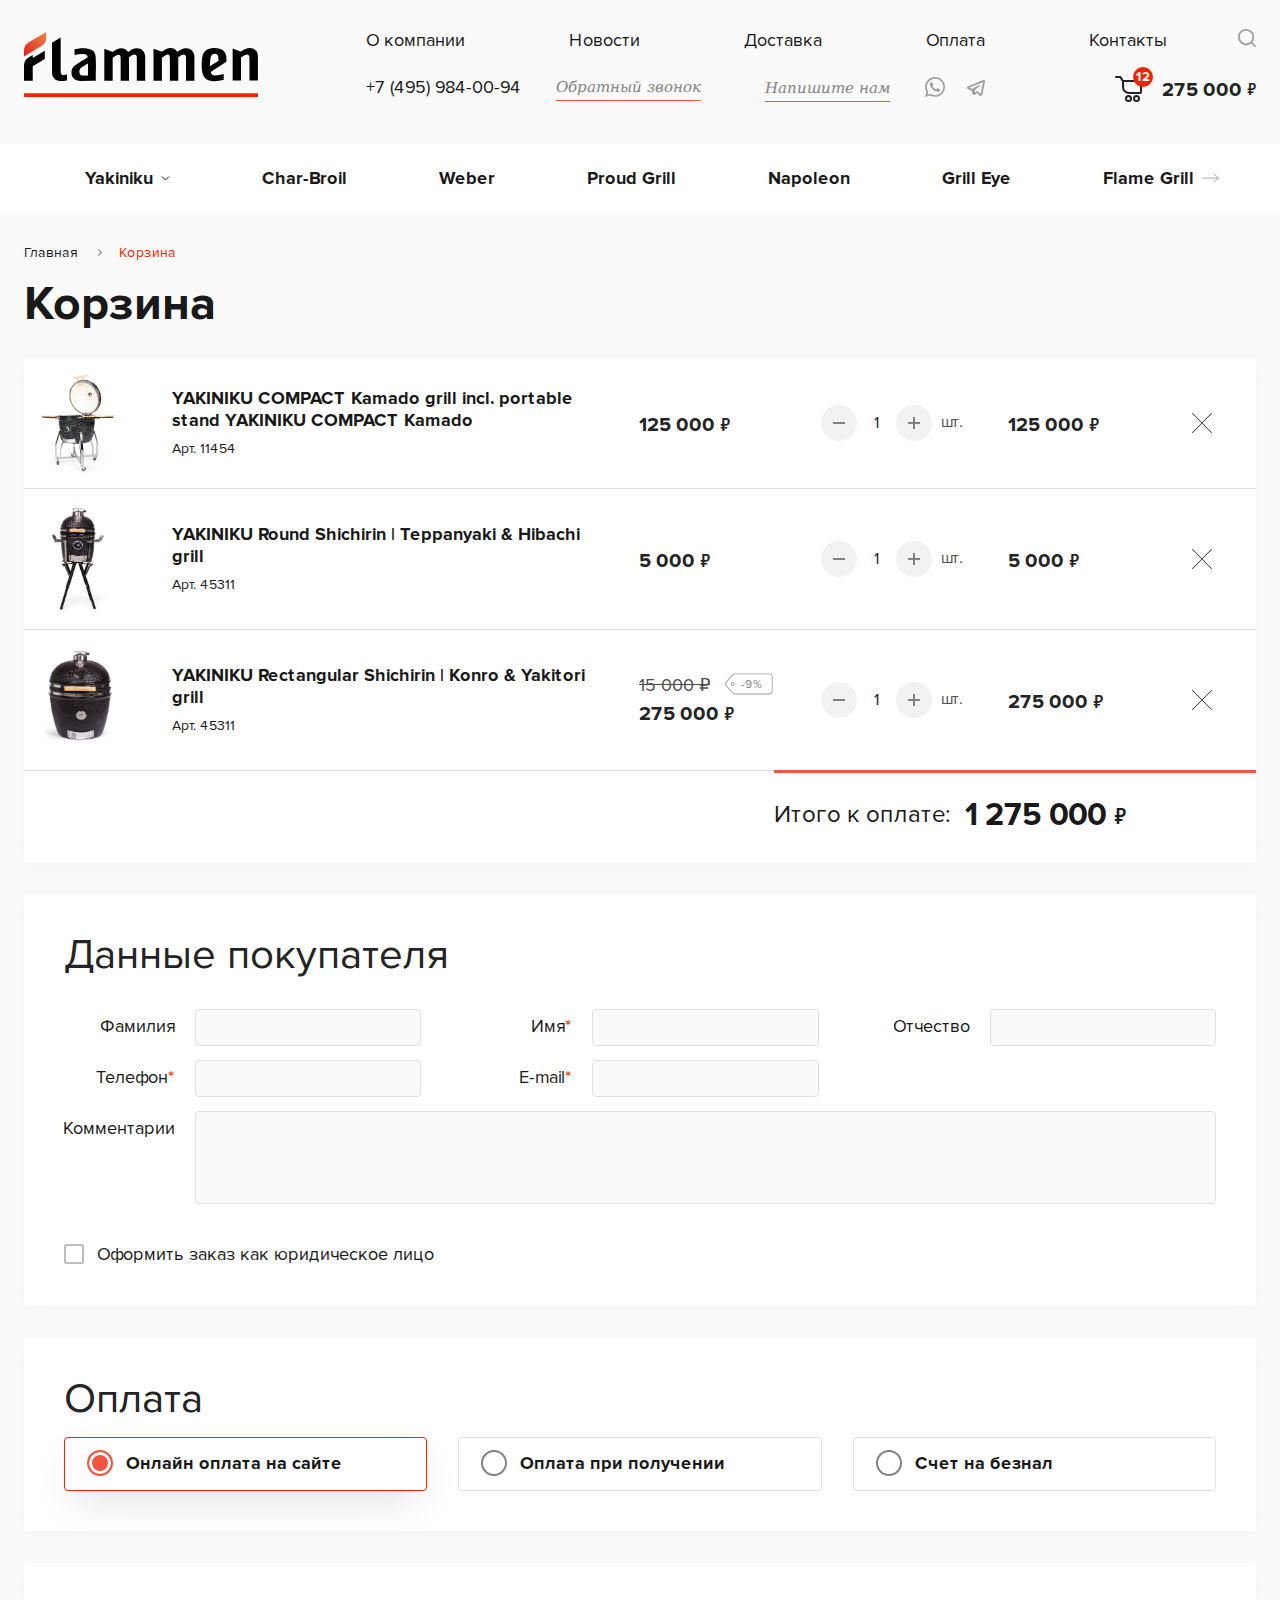
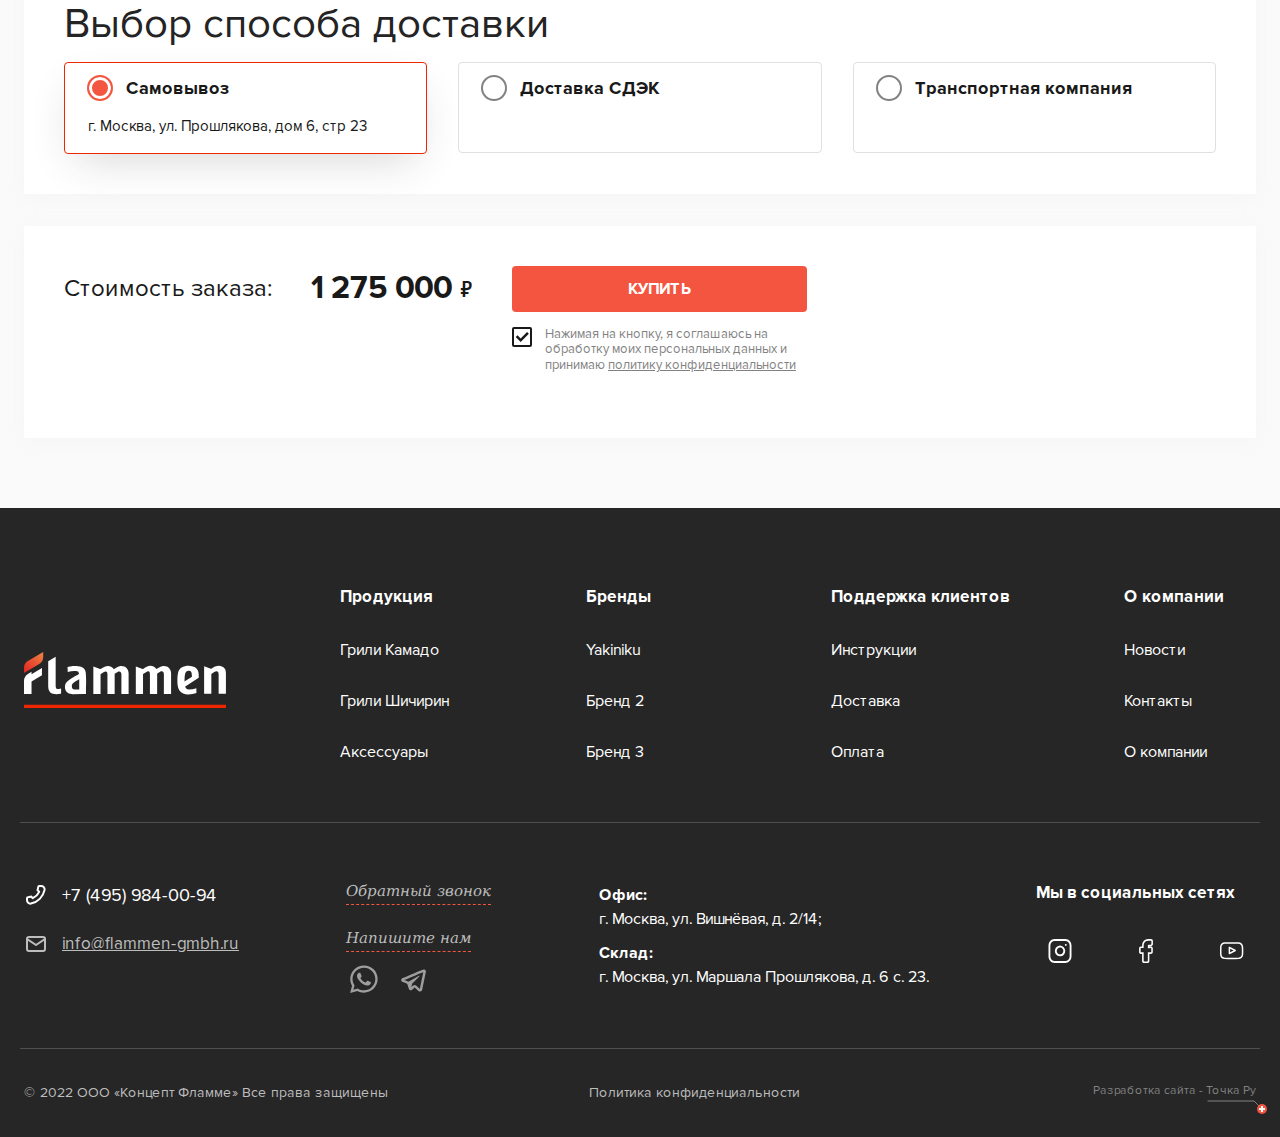
<file: cart.html>
<!DOCTYPE html>
<html lang="ru">
	<head>
		<meta http-equiv="Content-Type" content="text/html; charset=utf-8">

		<!-- Адаптирование страницы для мобильных устройств -->
		<meta name="viewport" content="width=device-width, initial-scale=1, maximum-scale=1">

		<!-- Запрет распознования номера телефона -->
		<meta name="format-detection" content="telephone=no">
		<meta name="SKYPE_TOOLBAR" content ="SKYPE_TOOLBAR_PARSER_COMPATIBLE">

		<!-- Заголовок страницы -->
		<title>Заголовок страницы</title>

		<!-- Данное значение часто используют(использовали) поисковые системы -->
		<meta name="description" content="">
		<meta name="keywords" content="">

		<!-- Изменение цвета панели моб. браузера -->
		<meta name="msapplication-TileColor" content="#EE2600">
		<meta name="theme-color" content="#EE2600">

		<!-- Подключение файлов стилей -->
		<link rel="stylesheet" href="css/swiper-bundle.min.css" async>
		<link rel="stylesheet" href="css/swiper.css" async>
		<link rel="stylesheet" href="css/fancybox.css" async>
		<link rel="stylesheet" href="css/ion.rangeSlider.css" async>
		<link rel="stylesheet" href="css/styles.css" async>

		<link rel="stylesheet" href="css/response_1239.css" media="print, (max-width: 1239px)" async>
		<link rel="stylesheet" href="css/response_1023.css" media="print, (max-width: 1023px)" async>
		<link rel="stylesheet" href="css/response_767.css" media="print, (max-width: 767px)" async>
		<link rel="stylesheet" href="css/response_479.css" media="(max-width: 479px)" async>
	</head>

	<body>
		<div class="wrap">
			<div class="main">
				<header>
					<button class="close_btn"></button>

					<div class="scroll">
						<div class="info">
							<div class="cont row">
								<a href="/" class="logo">
									<img src="images/logo.svg" alt="">
								</a>

								<div class="data">
									<div class="row">
										<div class="links">
											<div><a href="/">О компании</a></div>
											<div><a href="/">Новости</a></div>
											<div><a href="/">Доставка</a></div>
											<div><a href="/">Оплата</a></div>
											<div><a href="/">Контакты</a></div>
										</div>

										<div class="search modal_cont">
											<button class="btn mini_modal_btn" data-modal-id="#search_modal">
												<svg class="icon"><use xlink:href="images/sprite.svg#ic_search"></use></svg>
											</button>

											<div class="mini_modal" id="search_modal">
												<form action="">
													<input type="text" name="" value="" class="input" placeholder="Поиск по сайту">

													<button type="button" class="close_btn">
														<svg class="icon"><use xlink:href="images/sprite.svg#ic_close"></use></svg>
													</button>

													<button type="submit" class="submit_btn">
														<svg class="icon"><use xlink:href="images/sprite.svg#ic_search"></use></svg>
													</button>
												</form>
											</div>
										</div>
									</div>

									<div class="row">
										<div class="call">
											<div class="phone">
												<a href="tel:+74959840094">+7 (495) 984-00-94</a>
											</div>

											<button class="callback_btn modal_btn" data-modal="callback_modal">Обратный звонок</button>
										</div>

										<div class="write">
											<button class="feedback_btn modal_btn" data-modal="feedback_modal">Напишите нам</button>

											<div class="messengers">
												<a href="/" target="_blank" rel="noopener nofollow">
													<svg class="icon"><use xlink:href="images/sprite.svg#ic_whatsapp"></use></svg>
												</a>

												<a href="/" target="_blank" rel="noopener nofollow">
													<svg class="icon"><use xlink:href="images/sprite.svg#ic_telegram"></use></svg>
												</a>
											</div>
										</div>

										<a href="/" class="cart_link">
											<div class="icon">
												<span>12</span>
												<svg><use xlink:href="images/sprite.svg#ic_cart"></use></svg>
											</div>

											<div>275 000 <span class="currency">7</span></div>
										</a>
									</div>
								</div>
							</div>
						</div>

						<div class="bottom">
							<div class="cont row">
								<nav class="menu row">
									<div class="menu_item">
										<a href="/" class="sub_link">
											<span>Yakiniku</span>
											<svg class="icon"><use xlink:href="images/sprite.svg#ic_arr_ver"></use></svg>
										</a>

										<div class="sub_menu">
											<div><a href="/">Камадо Yakiniku</a></div>
											<div><a href="/">Шичирин Yakiniku</a></div>
											<div><a href="/">Аксессуары Yakiniku</a></div>
										</div>
									</div>

									<div class="menu_item">
										<a href="/">
											<span>Char-Broil</span>
										</a>
									</div>

									<div class="menu_item">
										<a href="/">
											<span>Weber</span>
										</a>
									</div>

									<div class="menu_item">
										<a href="/">
											<span>Proud Grill</span>
										</a>
									</div>

									<div class="menu_item">
										<a href="/">
											<span>Napoleon</span>
										</a>
									</div>

									<div class="menu_item">
										<a href="/">
											<span>Grill Eye</span>
										</a>
									</div>

									<div class="menu_item">
										<a href="/">
											<span>Flame Grill</span>
										</a>
									</div>

									<div class="all">
										<a href="/">
											<svg class="icon"><use xlink:href="images/sprite.svg#ic_arrow_hor"></use></svg>
										</a>
									</div>
								</nav>
							</div>
						</div>
					</div>
				</header>


				<section class="mob_header">
					<div class="cont row">
						<div class="logo">
							<img src="images/logo.svg" alt="">
						</div>

						<div class="phone">
							<a href="tel:+74959840094">+7 (495) 984-00-94</a>
						</div>

						<a href="/" class="cart_link">
							<span>12</span>
							<svg><use xlink:href="images/sprite.svg#ic_cart"></use></svg>
						</a>

						<button class="mob_menu_btn">
							<span></span>
						</button>
					</div>
				</section>


				<section class="page_head">
					<div class="cont">
						<div class="breadcrumbs">
							<a href="/">Главная</a> <span class="sep"></span>
							<span class="current">Корзина</span>
						</div>

						<h1 class="page_title">Корзина</h1>
					</div>
				</section>


				<section class="cart_info">
					<div class="cont">
						<div class="data">
							<div class="product">
								<div class="thumb">
									<a href="/" target="_blank">
										<img data-src="images/tmp/product_thumb4.png" alt="" class="lazyload">
									</a>
								</div>

								<div class="info">
									<div class="name">
										<a href="/" target="_blank">YAKINIKU COMPACT Kamado grill incl. portable stand YAKINIKU COMPACT Kamado</a>
									</div>

									<div class="articul">Арт. 11454</div>
								</div>

								<div class="price">
									<div class="new">125 000 <span class="currency">7</span></div>
								</div>

								<div class="amount"><div class="box">
									<button type="button" class="btn minus"></button>

									<input type="text" value="1" class="input"
									  data-minimum="1" data-maximum="99" data-step="1" data-unit="" maxlength="2">

									<button type="button" class="btn plus" ></button>

									<div class="unit">шт.</div>
								</div></div>

								<div class="price total">
									<div class="new">125 000 <span class="currency">7</span></div>
								</div>

								<div class="delete">
									<button class="btn">
										<svg class="icon"><use xlink:href="images/sprite.svg#ic_delete"></use></svg>
									</button>
								</div>
							</div>

							<div class="product">
								<div class="thumb">
									<a href="/" target="_blank">
										<img data-src="images/tmp/product_thumb5.png" alt="" class="lazyload">
									</a>
								</div>

								<div class="info">
									<div class="name">
										<a href="/" target="_blank">YAKINIKU Round Shichirin | Teppanyaki & Hibachi grill</a>
									</div>

									<div class="articul">Арт. 45311</div>
								</div>

								<div class="price">
									<div class="new">5 000 <span class="currency">7</span></div>
								</div>

								<div class="amount"><div class="box">
									<button type="button" class="btn minus"></button>

									<input type="text" value="1" class="input"
									  data-minimum="1" data-maximum="99" data-step="1" data-unit="" maxlength="2">

									<button type="button" class="btn plus" ></button>

									<div class="unit">шт.</div>
								</div></div>

								<div class="price total">
									<div class="new">5 000 <span class="currency">7</span></div>
								</div>

								<div class="delete">
									<button class="btn">
										<svg class="icon"><use xlink:href="images/sprite.svg#ic_delete"></use></svg>
									</button>
								</div>
							</div>

							<div class="product">
								<div class="thumb">
									<a href="/" target="_blank">
										<img data-src="images/tmp/product_thumb6.png" alt="" class="lazyload">
									</a>
								</div>

								<div class="info">
									<div class="name">
										<a href="/" target="_blank">YAKINIKU Rectangular Shichirin | Konro & Yakitori grill</a>
									</div>

									<div class="articul">Арт. 45311</div>
								</div>

								<div class="price">
									<div class="old">15 000 ₽</div>
									<div class="discount">-9%</div>
									<div class="new">275 000 <span class="currency">7</span></div>
								</div>

								<div class="amount"><div class="box">
									<button type="button" class="btn minus"></button>

									<input type="text" value="1" class="input"
									  data-minimum="1" data-maximum="99" data-step="1" data-unit="" maxlength="2">

									<button type="button" class="btn plus" ></button>

									<div class="unit">шт.</div>
								</div></div>

								<div class="price total">
									<div class="new">275 000 <span class="currency">7</span></div>
								</div>

								<div class="delete">
									<button class="btn">
										<svg class="icon"><use xlink:href="images/sprite.svg#ic_delete"></use></svg>
									</button>
								</div>
							</div>

							<div class="cart_total">
								<div class="label">Итого к оплате:</div>

								<div class="val">1 275 000 <span class="currency">7</span></div>
							</div>
						</div>
					</div>
				</section>


				<section class="checkout_info block">
					<div class="cont">
						<form action="" class="form">
							<div class="section">
								<div class="title big_m">Данные покупателя</div>

								<div class="columns">
									<div class="line row width1of3">
										<div class="label">Фамилия</div>

										<div class="field">
											<input type="text" name="" value="" class="input">
										</div>
									</div>

									<div class="line row width1of3">
										<div class="label">Имя<span class="required">*</span></div>

										<div class="field">
											<input type="text" name="" value="" class="input">
										</div>
									</div>

									<div class="line row width1of3">
										<div class="label">Отчество</div>

										<div class="field">
											<input type="text" name="" value="" class="input">
										</div>
									</div>

									<div class="line row width1of3">
										<div class="label">Телефон<span class="required">*</span></div>

										<div class="field">
											<input type="tel" name="" value="" class="input">
										</div>
									</div>

									<div class="line row width1of3">
										<div class="label">E-mail<span class="required">*</span></div>

										<div class="field">
											<input type="email" name="" value="" class="input">
										</div>
									</div>
								</div>

								<div class="line row">
									<div class="label">Комментарии</div>

									<div class="field">
										<textarea name=""></textarea>
									</div>
								</div>

								<div class="entity_check">
									<label class="checkbox">
										<input type="checkbox" name="entity">

										<div class="check">
											<svg class="icon"><use xlink:href="images/sprite.svg#ic_check"></use></svg>
										</div>

										<div>Оформить заказ как юридическое лицо</div>
									</label>
								</div>

								<div class="entity_info">
									<div class="line file">
										<div class="field">
											<input type="file" name="file" id="file">
											<label for="file">
												<svg class="icon"><use xlink:href="images/sprite.svg#ic_file"></use></svg>

												<div class="label">Прикрепить файл с реквизитами</div>

												<div class="btn">Выбрать файл</div>
											</label>
										</div>
									</div>

									<div class="columns">
										<div class="line">
											<div class="field">
												<input type="text" name="" value="" class="input" placeholder="Название организации">
											</div>
										</div>

										<div class="line width1of4">
											<div class="field">
												<input type="text" name="" value="" class="input" placeholder="БИК">
											</div>
										</div>

										<div class="line width1of4">
											<div class="field">
												<input type="text" name="" value="" class="input" placeholder="Наименование банка">
											</div>
										</div>

										<div class="line">
											<div class="field">
												<input type="text" name="" value="" class="input" placeholder="Юридический адрес">
											</div>
										</div>

										<div class="line">
											<div class="field">
												<input type="text" name="" value="" class="input" placeholder="Корреспондентский счет">
											</div>
										</div>

										<div class="line width1of4">
											<div class="field">
												<input type="text" name="" value="" class="input" placeholder="ИНН">
											</div>
										</div>

										<div class="line width1of4">
											<div class="field">
												<input type="text" name="" value="" class="input" placeholder="КПП">
											</div>
										</div>

										<div class="line">
											<div class="field">
												<input type="text" name="" value="" class="input" placeholder="Расчетный счет">
											</div>
										</div>
									</div>
								</div>
							</div>

							<div class="section">
								<div class="title">Оплата</div>

								<div class="payment_methods">
									<div>
										<label>
											<input type="radio" name="payment_method" checked>
											<div class="check"></div>
											<div>Онлайн оплата на сайте</div>
										</label>
									</div>

									<div>
										<label>
											<input type="radio" name="payment_method">
											<div class="check"></div>
											<div>Оплата при получении</div>
										</label>
									</div>

									<div>
										<label>
											<input type="radio" name="payment_method">
											<div class="check"></div>
											<div>Счет на безнал</div>
										</label>
									</div>
								</div>
							</div>

							<div class="section">
								<div class="title">Выбор способа доставки</div>

								<div class="delivery_methods">
									<div>
										<label>
											<input type="radio" name="delivery_method" checked>
											<div class="check"></div>
											<div>
												<div>Самовывоз</div>
												<div class="exp">г. Москва, ул. Прошлякова, дом 6, стр 23</div>
											</div>
										</label>
									</div>

									<div>
										<label>
											<input type="radio" name="delivery_method">
											<div class="check"></div>
											<div>
												<div>Доставка СДЭК</div>
											</div>
										</label>

										<div class="info">
											<div class="line row">
												<div class="label">Город</div>

												<div class="field">
													<input type="text" name="" value="" class="input">
												</div>
											</div>

											<div class="line row">
												<div class="label">Улица</div>

												<div class="field">
													<input type="text" name="" value="" class="input">
												</div>
											</div>

											<div class="line row">
												<div class="label">Дом</div>

												<div class="field">
													<input type="text" name="" value="" class="input">
												</div>
											</div>

											<div class="line row">
												<div class="label big_w">Квартира / офис</div>

												<div class="field">
													<input type="text" name="" value="" class="input">
												</div>
											</div>
										</div>
									</div>

									<div>
										<label>
											<input type="radio" name="delivery_method">
											<div class="check"></div>
											<div>
												<div>Транспортная компания</div>
											</div>
										</label>
									</div>
								</div>
							</div>

							<div class="section checkout_total">
								<div class="total_price">
									<div class="label">Стоимость заказа:</div>

									<div class="val">1 275 000 <span class="currency">7</span></div>
								</div>

								<div class="submit">
									<button type="submit" class="submit_btn">КУПИТЬ</button>

									<div class="agree">
										<div class="field">
											<label class="checkbox">
												<input type="checkbox" name="agree" checked>

												<div class="check">
													<svg class="icon"><use xlink:href="images/sprite.svg#ic_check"></use></svg>
												</div>

												<div>Нажимая на кнопку, я соглашаюсь на обработку моих персональных данных и принимаю <a href="/" target="_blank">политику конфиденциальности</a></div>
											</label>
										</div>
									</div>
								</div>
							</div>
						</form>
					</div>
				</section>
			</div>


			<footer>
				<div class="top">
					<div class="cont row">
						<div class="logo">
							<img src="images/logo2.svg" alt="">
						</div>

						<div class="links">
							<div class="title">Продукция</div>

							<div class="items">
								<div><a href="/">Грили Камадо</a></div>
								<div><a href="/">Грили Шичирин</a></div>
								<div><a href="/">Аксессуары</a></div>
							</div>
						</div>

						<div class="links">
							<div class="title">Бренды</div>

							<div class="items">
								<div><a href="/">Yakiniku</a></div>
								<div><a href="/">Бренд 2</a></div>
								<div><a href="/">Бренд 3</a></div>
							</div>
						</div>

						<div class="links">
							<div class="title">Поддержка клиентов</div>

							<div class="items">
								<div><a href="/">Инструкции</a></div>
								<div><a href="/">Доставка</a></div>
								<div><a href="/">Оплата</a></div>
							</div>
						</div>

						<div class="links">
							<div class="title">О компании</div>

							<div class="items">
								<div><a href="/">Новости</a></div>
								<div><a href="/">Контакты</a></div>
								<div><a href="/">О компании</a></div>
							</div>
						</div>
					</div>
				</div>

				<div class="sep"></div>

				<div class="info">
					<div class="cont row">
						<div class="contacts">
							<div class="phone">
								<svg class="icon"><use xlink:href="images/sprite.svg#ic_phone"></use></svg>

								<div>
									<div><a href="tel:+74959840094">+7 (495) 984-00-94</a></div>
								</div>
							</div>

							<div class="email">
								<svg class="icon"><use xlink:href="images/sprite.svg#ic_email"></use></svg>

								<div>
									<div><a href="mailto:info@flammen-gmbh.ru">info@flammen-gmbh.ru</a></div>
								</div>
							</div>
						</div>

						<div class="write">
							<div><button class="callback_btn modal_btn" data-modal="callback_modal">Обратный звонок</button></div>

							<div><button class="feedback_btn modal_btn" data-modal="feedback_modal">Напишите нам</button></div>

							<div class="messengers">
								<a href="/" target="_blank" rel="noopener nofollow">
									<svg class="icon"><use xlink:href="images/sprite.svg#ic_whatsapp"></use></svg>
								</a>

								<a href="/" target="_blank" rel="noopener nofollow">
									<svg class="icon"><use xlink:href="images/sprite.svg#ic_telegram"></use></svg>
								</a>
							</div>
						</div>

						<div class="location">
							<div>
								<div class="type">Офис:</div>
								<div class="address">г. Москва, ул. Вишнёвая, д. 2/14;</div>
							</div>

							<div>
								<div class="type">Склад:</div>
								<div class="address">г. Москва, ул. Маршала Прошлякова, д. 6 с. 23.</div>
							</div>
						</div>

						<div class="socials">
							<div class="title">Мы в социальных сетях</div>

							<div class="items">
								<a href="/" target="_blank" rel="noopener nofollow">
									<svg class="icon"><use xlink:href="images/sprite.svg#ic_instagram"></use></svg>
								</a>

								<a href="/" target="_blank" rel="noopener nofollow">
									<svg class="icon"><use xlink:href="images/sprite.svg#ic_fb"></use></svg>
								</a>

								<a href="/" target="_blank" rel="noopener nofollow">
									<svg class="icon"><use xlink:href="images/sprite.svg#ic_youtube"></use></svg>
								</a>
							</div>
						</div>
					</div>
				</div>

				<div class="sep"></div>

				<div class="bottom">
					<div class="cont row">
						<div class="copyright">&copy; 2022 ООО «Концепт Фламме» Все права защищены</div>

						<div class="privacy_policy_link">
							<a href="/">Политика конфиденциальности</a>
						</div>

						<div class="creator">
							<a href="/" target="_blank" rel="noopener">Разработка сайта - <span>Точка Ру</span></a>
						</div>
					</div>
				</div>
			</footer>


			<div class="overlay"></div>
		</div>


		<section class="modal" id="manager_contact_modal">
			<div class="text">Менеджер свяжется с вами для уточнения деталей доставки</div>
		</section>


		<section class="modal" id="callback_modal">
			<div class="data">
				<div class="modal_title">Обратный звонок</div>

				<form action="" class="form">
					<div class="line">
						<div class="field">
							<input type="text" name="" value="" class="input" placeholder="Имя*">
						</div>
					</div>

					<div class="line">
						<div class="field">
							<input type="tel" name="" value="" class="input" placeholder="Телефон*">
						</div>
					</div>

					<div class="submit">
						<button type="submit" class="submit_btn">Отправить</button>
					</div>

					<div class="agree">
						<div class="field">
							<label class="checkbox">
								<input type="checkbox" name="agree" checked>

								<div class="check">
									<svg class="icon"><use xlink:href="images/sprite.svg#ic_check"></use></svg>
								</div>

								<div>Соглашаюсь на обработку моих персональных данных и принимаю <a href="/" target="_blank">политику конфиденциальности</a></div>
							</label>
						</div>
					</div>
				</form>
			</div>

			<img src="images/modal_img1_1.png" alt="" class="img1_1">
			<img src="images/modal_img1_2.png" alt="" class="img1_2">

			<img src="images/modal_img2_1.png" alt="" class="img2_1">
			<img src="images/modal_img2_2.png" alt="" class="img2_2">
			<img src="images/modal_img2_3.png" alt="" class="img2_3">
		</section>


		<section class="modal" id="feedback_modal">
			<div class="data">
				<div class="modal_title">Написать сообщение, задать вопрос</div>

				<form action="" class="form">
					<div class="line">
						<div class="field">
							<input type="text" name="" value="" class="input" placeholder="Имя*">
						</div>
					</div>

					<div class="line">
						<div class="field">
							<input type="text" name="" value="" class="input" placeholder="Телефон или e-mail*">
						</div>
					</div>

					<div class="line">
						<div class="field">
							<textarea name="" placeholder="Сообщение"></textarea>
						</div>
					</div>

					<div class="submit">
						<button type="submit" class="submit_btn">Отправить</button>
					</div>

					<div class="agree">
						<div class="field">
							<label class="checkbox">
								<input type="checkbox" name="agree" checked>

								<div class="check">
									<svg class="icon"><use xlink:href="images/sprite.svg#ic_check"></use></svg>
								</div>

								<div>Соглашаюсь на обработку моих персональных данных и принимаю <a href="/" target="_blank">политику конфиденциальности</a></div>
							</label>
						</div>
					</div>
				</form>
			</div>
		</section>


		<!-- Подключение javascript файлов -->
		<script src="js/jquery-3.6.3.min.js"></script>
		<script src="js/functions.js"></script>
		<script src="js/swiper-bundle.min.js"></script>
		<script src="js/fancybox.js"></script>
		<script src="js/nice-select2.js"></script>
		<script src="js/imask.js"></script>
		<script src="js/ion.rangeSlider.min.js"></script>
		<script src="js/scripts.js"></script>
	</body>
</html>
</file>
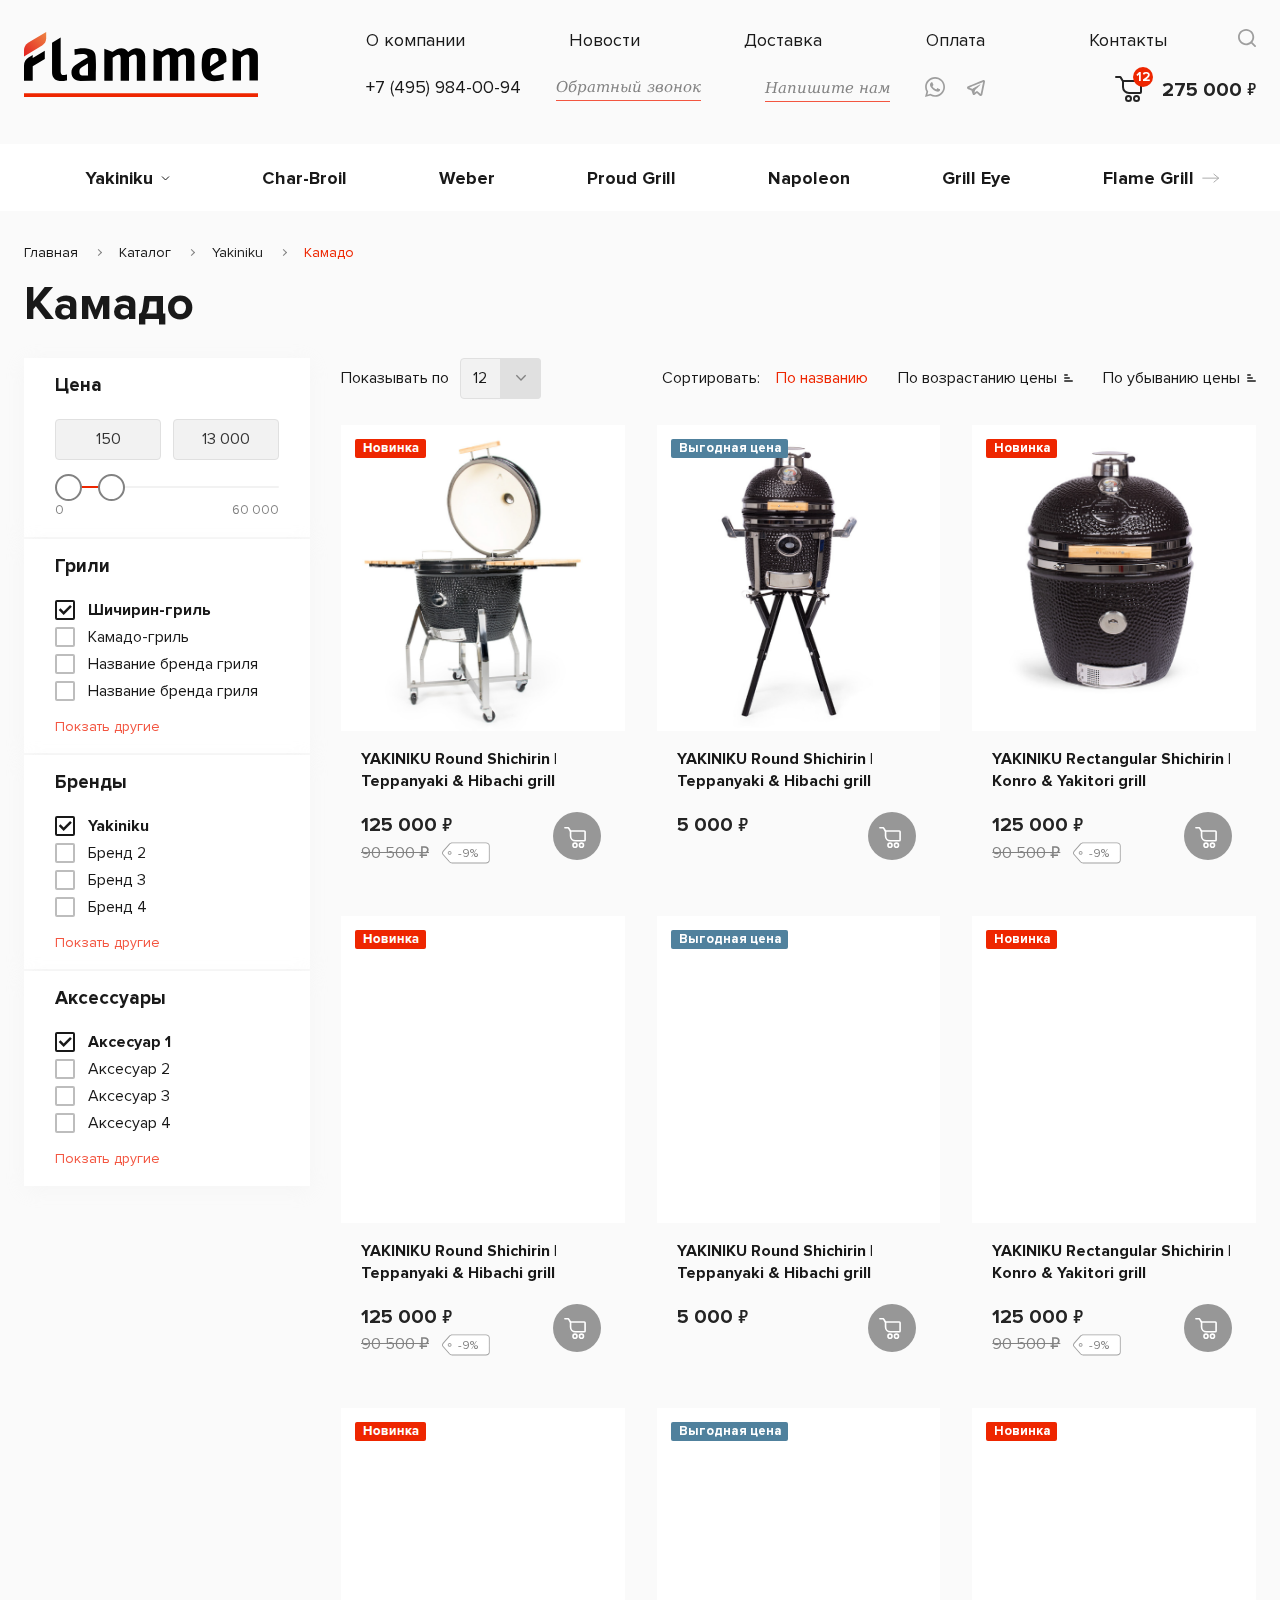
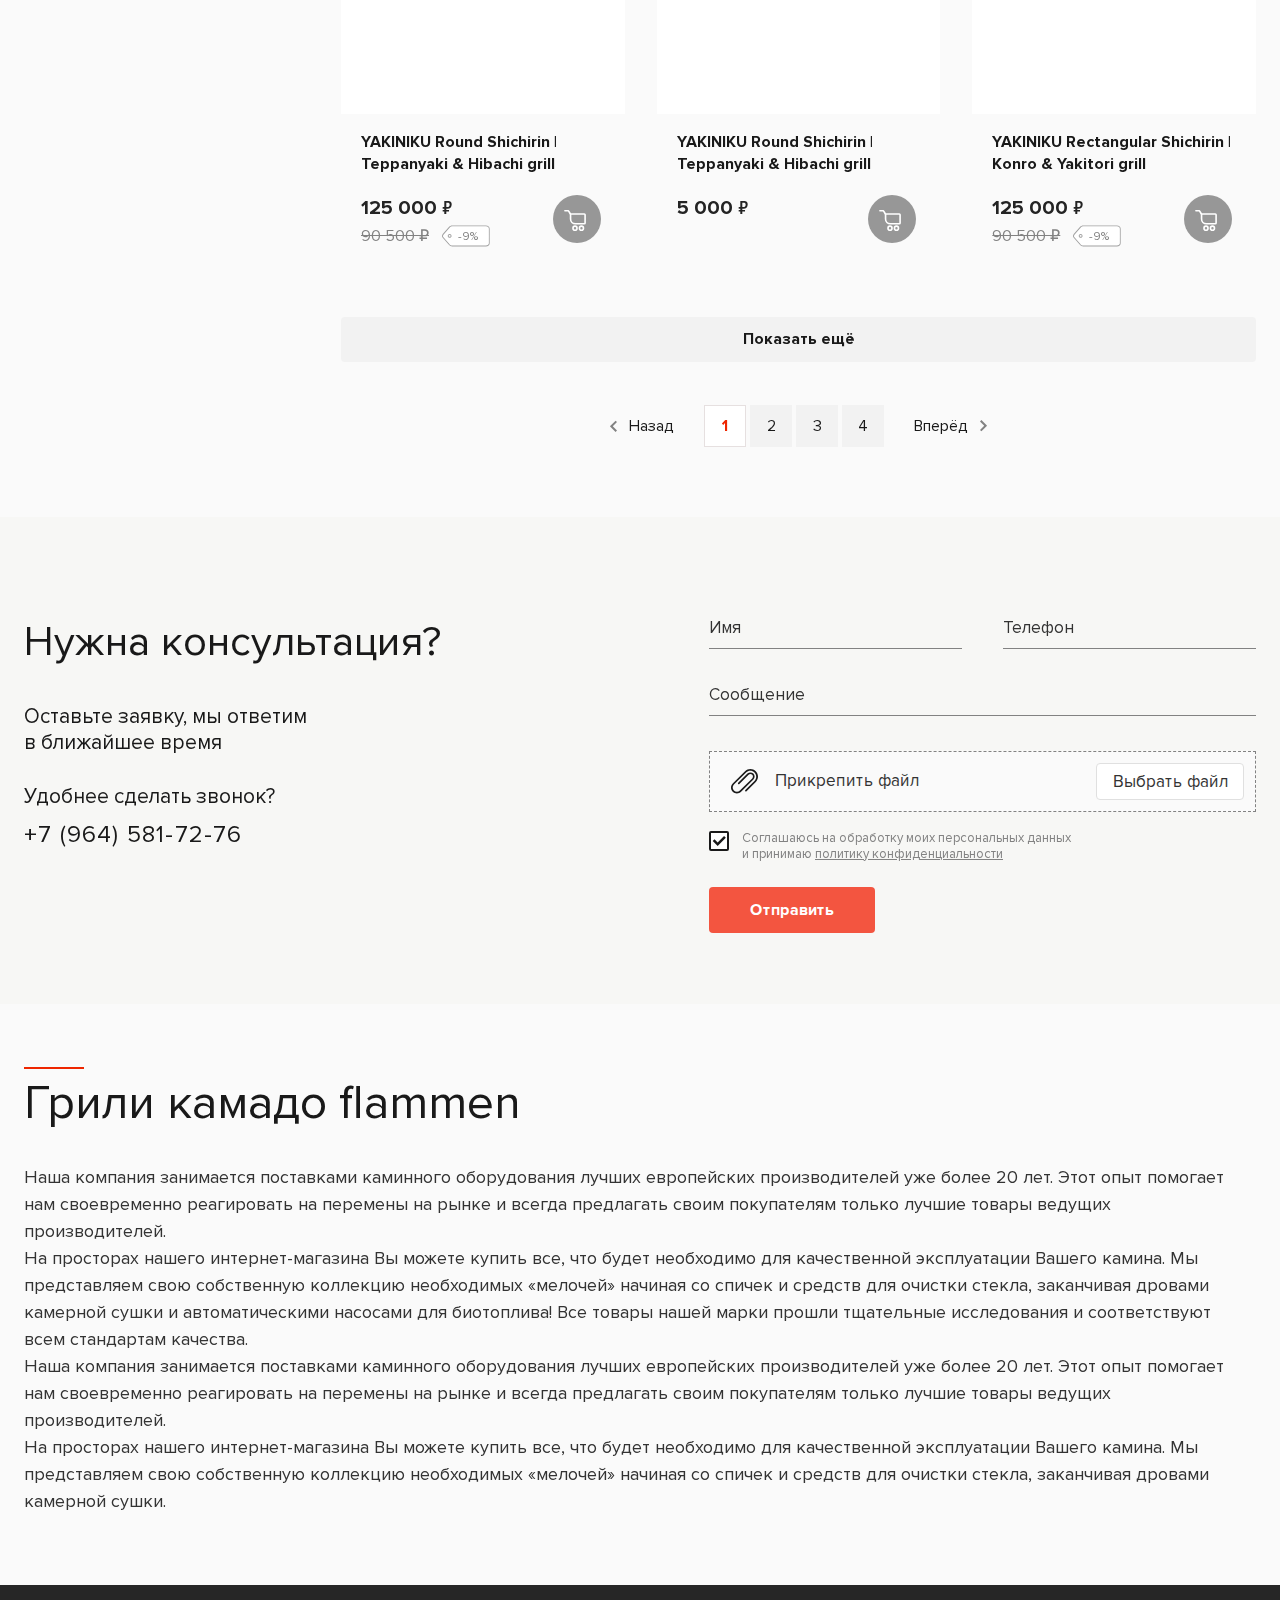
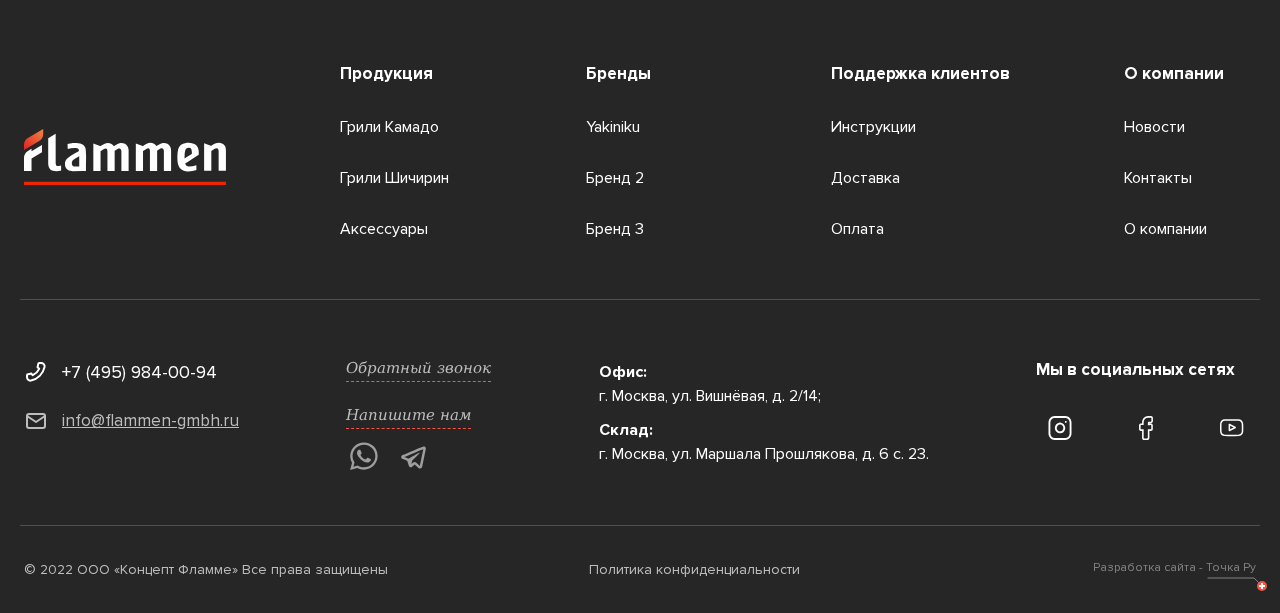
<file: category.html>
<!DOCTYPE html>
<html lang="ru">
	<head>
		<meta http-equiv="Content-Type" content="text/html; charset=utf-8">

		<!-- Адаптирование страницы для мобильных устройств -->
		<meta name="viewport" content="width=device-width, initial-scale=1, maximum-scale=1">

		<!-- Запрет распознования номера телефона -->
		<meta name="format-detection" content="telephone=no">
		<meta name="SKYPE_TOOLBAR" content ="SKYPE_TOOLBAR_PARSER_COMPATIBLE">

		<!-- Заголовок страницы -->
		<title>Заголовок страницы</title>

		<!-- Данное значение часто используют(использовали) поисковые системы -->
		<meta name="description" content="">
		<meta name="keywords" content="">

		<!-- Изменение цвета панели моб. браузера -->
		<meta name="msapplication-TileColor" content="#EE2600">
		<meta name="theme-color" content="#EE2600">

		<!-- Подключение файлов стилей -->
		<link rel="stylesheet" href="css/swiper-bundle.min.css" async>
		<link rel="stylesheet" href="css/swiper.css" async>
		<link rel="stylesheet" href="css/fancybox.css" async>
		<link rel="stylesheet" href="css/ion.rangeSlider.css" async>
		<link rel="stylesheet" href="css/styles.css" async>

		<link rel="stylesheet" href="css/response_1239.css" media="print, (max-width: 1239px)" async>
		<link rel="stylesheet" href="css/response_1023.css" media="print, (max-width: 1023px)" async>
		<link rel="stylesheet" href="css/response_767.css" media="print, (max-width: 767px)" async>
		<link rel="stylesheet" href="css/response_479.css" media="(max-width: 479px)" async>
	</head>

	<body>
		<div class="wrap">
			<div class="main">
				<header>
					<button class="close_btn"></button>

					<div class="scroll">
						<div class="info">
							<div class="cont row">
								<a href="/" class="logo">
									<img src="images/logo.svg" alt="">
								</a>

								<div class="data">
									<div class="row">
										<div class="links">
											<div><a href="/">О компании</a></div>
											<div><a href="/">Новости</a></div>
											<div><a href="/">Доставка</a></div>
											<div><a href="/">Оплата</a></div>
											<div><a href="/">Контакты</a></div>
										</div>

										<div class="search modal_cont">
											<button class="btn mini_modal_btn" data-modal-id="#search_modal">
												<svg class="icon"><use xlink:href="images/sprite.svg#ic_search"></use></svg>
											</button>

											<div class="mini_modal" id="search_modal">
												<form action="">
													<input type="text" name="" value="" class="input" placeholder="Поиск по сайту">

													<button type="button" class="close_btn">
														<svg class="icon"><use xlink:href="images/sprite.svg#ic_close"></use></svg>
													</button>

													<button type="submit" class="submit_btn">
														<svg class="icon"><use xlink:href="images/sprite.svg#ic_search"></use></svg>
													</button>
												</form>
											</div>
										</div>
									</div>

									<div class="row">
										<div class="call">
											<div class="phone">
												<a href="tel:+74959840094">+7 (495) 984-00-94</a>
											</div>

											<button class="callback_btn modal_btn" data-modal="callback_modal">Обратный звонок</button>
										</div>

										<div class="write">
											<button class="feedback_btn modal_btn" data-modal="feedback_modal">Напишите нам</button>

											<div class="messengers">
												<a href="/" target="_blank" rel="noopener nofollow">
													<svg class="icon"><use xlink:href="images/sprite.svg#ic_whatsapp"></use></svg>
												</a>

												<a href="/" target="_blank" rel="noopener nofollow">
													<svg class="icon"><use xlink:href="images/sprite.svg#ic_telegram"></use></svg>
												</a>
											</div>
										</div>

										<a href="/" class="cart_link">
											<div class="icon">
												<span>12</span>
												<svg><use xlink:href="images/sprite.svg#ic_cart"></use></svg>
											</div>

											<div>275 000 <span class="currency">7</span></div>
										</a>
									</div>
								</div>
							</div>
						</div>

						<div class="bottom">
							<div class="cont row">
								<nav class="menu row">
									<div class="menu_item">
										<a href="/" class="sub_link">
											<span>Yakiniku</span>
											<svg class="icon"><use xlink:href="images/sprite.svg#ic_arr_ver"></use></svg>
										</a>

										<div class="sub_menu">
											<div><a href="/">Камадо Yakiniku</a></div>
											<div><a href="/">Шичирин Yakiniku</a></div>
											<div><a href="/">Аксессуары Yakiniku</a></div>
										</div>
									</div>

									<div class="menu_item">
										<a href="/">
											<span>Char-Broil</span>
										</a>
									</div>

									<div class="menu_item">
										<a href="/">
											<span>Weber</span>
										</a>
									</div>

									<div class="menu_item">
										<a href="/">
											<span>Proud Grill</span>
										</a>
									</div>

									<div class="menu_item">
										<a href="/">
											<span>Napoleon</span>
										</a>
									</div>

									<div class="menu_item">
										<a href="/">
											<span>Grill Eye</span>
										</a>
									</div>

									<div class="menu_item">
										<a href="/">
											<span>Flame Grill</span>
										</a>
									</div>

									<div class="all">
										<a href="/">
											<svg class="icon"><use xlink:href="images/sprite.svg#ic_arrow_hor"></use></svg>
										</a>
									</div>
								</nav>
							</div>
						</div>
					</div>
				</header>


				<section class="mob_header">
					<div class="cont row">
						<div class="logo">
							<img src="images/logo.svg" alt="">
						</div>

						<div class="phone">
							<a href="tel:+74959840094">+7 (495) 984-00-94</a>
						</div>

						<a href="/" class="cart_link">
							<span>12</span>
							<svg><use xlink:href="images/sprite.svg#ic_cart"></use></svg>
						</a>

						<button class="mob_menu_btn">
							<span></span>
						</button>
					</div>
				</section>


				<section class="page_head">
					<div class="cont">
						<div class="breadcrumbs">
							<a href="/">Главная</a> <span class="sep"></span>
							<a href="/">Каталог</a> <span class="sep"></span>
							<a href="/">Yakiniku</a> <span class="sep"></span>
							<span class="current">Камадо</span>
						</div>

						<h1 class="page_title">Камадо</h1>
					</div>
				</section>


				<section class="category_info content_flex block">
					<div class="cont row">
						<aside>
							<div class="filter">
								<button class="mob_filter_btn">Фильтр</button>

								<form action="" class="form">
									<div class="item">
										<div class="label">Цена</div>

										<div class="data range price_range">
											<div class="inputs">
												<input type="text" name="" value="150" class="input from">
												<input type="text" name="" value="13 000" class="input to">
											</div>

											<input type="hidden" id="price_range" name="price_range" value="">
										</div>
									</div>

									<div class="item">
										<div class="label">Грили</div>

										<div class="data">
											<div class="field">
												<label class="checkbox">
													<input type="checkbox" name="group1" checked>

													<div class="check">
														<svg class="icon"><use xlink:href="images/sprite.svg#ic_check"></use></svg>
													</div>

													<div>Шичирин-гриль</div>
												</label>
											</div>

											<div class="field">
												<label class="checkbox">
													<input type="checkbox" name="group1">

													<div class="check">
														<svg class="icon"><use xlink:href="images/sprite.svg#ic_check"></use></svg>
													</div>

													<div>Камадо-гриль</div>
												</label>
											</div>

											<div class="field">
												<label class="checkbox">
													<input type="checkbox" name="group1">

													<div class="check">
														<svg class="icon"><use xlink:href="images/sprite.svg#ic_check"></use></svg>
													</div>

													<div>Название бренда гриля</div>
												</label>
											</div>

											<div class="field">
												<label class="checkbox">
													<input type="checkbox" name="group1">

													<div class="check">
														<svg class="icon"><use xlink:href="images/sprite.svg#ic_check"></use></svg>
													</div>

													<div>Название бренда гриля</div>
												</label>
											</div>

											<div class="field hide">
												<label class="checkbox">
													<input type="checkbox" name="group1">

													<div class="check">
														<svg class="icon"><use xlink:href="images/sprite.svg#ic_check"></use></svg>
													</div>

													<div>Название бренда гриля</div>
												</label>
											</div>

											<div class="field hide">
												<label class="checkbox">
													<input type="checkbox" name="group1">

													<div class="check">
														<svg class="icon"><use xlink:href="images/sprite.svg#ic_check"></use></svg>
													</div>

													<div>Название бренда гриля</div>
												</label>
											</div>

											<button class="spoler_btn">
												<span>Покзать другие</span>
												<span>Свернуть</span>
											</button>
										</div>
									</div>

									<div class="item">
										<div class="label">Бренды</div>

										<div class="data">
											<div class="field">
												<label class="checkbox">
													<input type="checkbox" name="group2" checked>

													<div class="check">
														<svg class="icon"><use xlink:href="images/sprite.svg#ic_check"></use></svg>
													</div>

													<div>Yakiniku</div>
												</label>
											</div>

											<div class="field">
												<label class="checkbox">
													<input type="checkbox" name="group2">

													<div class="check">
														<svg class="icon"><use xlink:href="images/sprite.svg#ic_check"></use></svg>
													</div>

													<div>Бренд 2</div>
												</label>
											</div>

											<div class="field">
												<label class="checkbox">
													<input type="checkbox" name="group2">

													<div class="check">
														<svg class="icon"><use xlink:href="images/sprite.svg#ic_check"></use></svg>
													</div>

													<div>Бренд 3</div>
												</label>
											</div>

											<div class="field">
												<label class="checkbox">
													<input type="checkbox" name="group2">

													<div class="check">
														<svg class="icon"><use xlink:href="images/sprite.svg#ic_check"></use></svg>
													</div>

													<div>Бренд 4</div>
												</label>
											</div>

											<div class="field hide">
												<label class="checkbox">
													<input type="checkbox" name="group2">

													<div class="check">
														<svg class="icon"><use xlink:href="images/sprite.svg#ic_check"></use></svg>
													</div>

													<div>Бренд 3</div>
												</label>
											</div>

											<div class="field hide">
												<label class="checkbox">
													<input type="checkbox" name="group2">

													<div class="check">
														<svg class="icon"><use xlink:href="images/sprite.svg#ic_check"></use></svg>
													</div>

													<div>Бренд 4</div>
												</label>
											</div>

											<button class="spoler_btn">
												<span>Покзать другие</span>
												<span>Свернуть</span>
											</button>
										</div>
									</div>

									<div class="item">
										<div class="label">Аксессуары</div>

										<div class="data">
											<div class="field">
												<label class="checkbox">
													<input type="checkbox" name="group3" checked>

													<div class="check">
														<svg class="icon"><use xlink:href="images/sprite.svg#ic_check"></use></svg>
													</div>

													<div>Аксесуар 1</div>
												</label>
											</div>

											<div class="field">
												<label class="checkbox">
													<input type="checkbox" name="group3">

													<div class="check">
														<svg class="icon"><use xlink:href="images/sprite.svg#ic_check"></use></svg>
													</div>

													<div>Аксесуар 2</div>
												</label>
											</div>

											<div class="field">
												<label class="checkbox">
													<input type="checkbox" name="group3">

													<div class="check">
														<svg class="icon"><use xlink:href="images/sprite.svg#ic_check"></use></svg>
													</div>

													<div>Аксесуар 3</div>
												</label>
											</div>

											<div class="field">
												<label class="checkbox">
													<input type="checkbox" name="group3">

													<div class="check">
														<svg class="icon"><use xlink:href="images/sprite.svg#ic_check"></use></svg>
													</div>

													<div>Аксесуар 4</div>
												</label>
											</div>

											<div class="field hide">
												<label class="checkbox">
													<input type="checkbox" name="group3">

													<div class="check">
														<svg class="icon"><use xlink:href="images/sprite.svg#ic_check"></use></svg>
													</div>

													<div>Аксесуар 3</div>
												</label>
											</div>

											<div class="field hide">
												<label class="checkbox">
													<input type="checkbox" name="group3">

													<div class="check">
														<svg class="icon"><use xlink:href="images/sprite.svg#ic_check"></use></svg>
													</div>

													<div>Аксесуар 4</div>
												</label>
											</div>

											<button class="spoler_btn">
												<span>Покзать другие</span>
												<span>Свернуть</span>
											</button>
										</div>
									</div>
								</form>
							</div>
						</aside>


						<section class="content">
							<section class="products_head">
								<div class="limit">
									<div class="label">Показывать по</div>

									<div class="field">
										<select name="limit">
											<option value="12" selected>12</option>
											<option value="24">24</option>
											<option value="all">Все</option>
										</select>

										<div class="arr">
											<svg><use xlink:href="images/sprite.svg#ic_arr_ver"></use></svg>
										</div>
									</div>
								</div>

								<div class="sort">
									<div class="label">Сортировать:</div>

									<button class="active btn">
										<span>По названию</span>
									</button>

									<button class="btn">
										<span>По возрастанию цены</span>
										<svg class="icon"><use xlink:href="images/sprite.svg#ic_sort"></use></svg>
									</button>

									<button class="btn">
										<span>По убыванию цены</span>
										<svg class="icon"><use xlink:href="images/sprite.svg#ic_sort"></use></svg>
									</button>
								</div>
							</section>


							<section class="products">
								<div class="row">
									<div class="product">
										<div class="stickers">
											<div><div class="sticker red">Новинка</div></div>
										</div>

										<a href="/" class="thumb">
											<div><img data-src="images/tmp/product_thumb4.png" alt="" class="lazyload"></div>
										</a>

										<div class="name">
											<a href="/">YAKINIKU Round Shichirin | Teppanyaki & Hibachi grill</a>
										</div>

										<div class="price">
											<div class="new">125 000 <span class="currency">7</span></div>
											<div class="old">90 500 ₽</div>
											<div class="discount">-9%</div>
										</div>

										<button class="buy_btn">
											<svg class="icon"><use xlink:href="images/sprite.svg#ic_cart"></use></svg>
										</button>
									</div>

									<div class="product">
										<div class="stickers">
											<div><div class="sticker blue">Выгодная цена</div></div>
										</div>

										<a href="/" class="thumb">
											<div><img data-src="images/tmp/product_thumb5.png" alt="" class="lazyload"></div>
										</a>

										<div class="name">
											<a href="/">YAKINIKU Round Shichirin | Teppanyaki & Hibachi grill</a>
										</div>

										<div class="price">
											<div class="new">5 000 <span class="currency">7</span></div>
										</div>

										<button class="buy_btn">
											<svg class="icon"><use xlink:href="images/sprite.svg#ic_cart"></use></svg>
										</button>
									</div>

									<div class="product">
										<div class="stickers">
											<div><div class="sticker red">Новинка</div></div>
										</div>

										<a href="/" class="thumb">
											<div><img data-src="images/tmp/product_thumb6.png" alt="" class="lazyload"></div>
										</a>

										<div class="name">
											<a href="/">YAKINIKU Rectangular Shichirin | Konro & Yakitori grill</a>
										</div>

										<div class="price">
											<div class="new">125 000 <span class="currency">7</span></div>
											<div class="old">90 500 ₽</div>
											<div class="discount">-9%</div>
										</div>

										<button class="buy_btn">
											<svg class="icon"><use xlink:href="images/sprite.svg#ic_cart"></use></svg>
										</button>
									</div>

									<div class="product">
										<div class="stickers">
											<div><div class="sticker red">Новинка</div></div>
										</div>

										<a href="/" class="thumb">
											<div><img data-src="images/tmp/product_thumb4.png" alt="" class="lazyload"></div>
										</a>

										<div class="name">
											<a href="/">YAKINIKU Round Shichirin | Teppanyaki & Hibachi grill</a>
										</div>

										<div class="price">
											<div class="new">125 000 <span class="currency">7</span></div>
											<div class="old">90 500 ₽</div>
											<div class="discount">-9%</div>
										</div>

										<button class="buy_btn">
											<svg class="icon"><use xlink:href="images/sprite.svg#ic_cart"></use></svg>
										</button>
									</div>

									<div class="product">
										<div class="stickers">
											<div><div class="sticker blue">Выгодная цена</div></div>
										</div>

										<a href="/" class="thumb">
											<div><img data-src="images/tmp/product_thumb5.png" alt="" class="lazyload"></div>
										</a>

										<div class="name">
											<a href="/">YAKINIKU Round Shichirin | Teppanyaki & Hibachi grill</a>
										</div>

										<div class="price">
											<div class="new">5 000 <span class="currency">7</span></div>
										</div>

										<button class="buy_btn">
											<svg class="icon"><use xlink:href="images/sprite.svg#ic_cart"></use></svg>
										</button>
									</div>

									<div class="product">
										<div class="stickers">
											<div><div class="sticker red">Новинка</div></div>
										</div>

										<a href="/" class="thumb">
											<div><img data-src="images/tmp/product_thumb6.png" alt="" class="lazyload"></div>
										</a>

										<div class="name">
											<a href="/">YAKINIKU Rectangular Shichirin | Konro & Yakitori grill</a>
										</div>

										<div class="price">
											<div class="new">125 000 <span class="currency">7</span></div>
											<div class="old">90 500 ₽</div>
											<div class="discount">-9%</div>
										</div>

										<button class="buy_btn">
											<svg class="icon"><use xlink:href="images/sprite.svg#ic_cart"></use></svg>
										</button>
									</div>

									<div class="product">
										<div class="stickers">
											<div><div class="sticker red">Новинка</div></div>
										</div>

										<a href="/" class="thumb">
											<div><img data-src="images/tmp/product_thumb4.png" alt="" class="lazyload"></div>
										</a>

										<div class="name">
											<a href="/">YAKINIKU Round Shichirin | Teppanyaki & Hibachi grill</a>
										</div>

										<div class="price">
											<div class="new">125 000 <span class="currency">7</span></div>
											<div class="old">90 500 ₽</div>
											<div class="discount">-9%</div>
										</div>

										<button class="buy_btn">
											<svg class="icon"><use xlink:href="images/sprite.svg#ic_cart"></use></svg>
										</button>
									</div>

									<div class="product">
										<div class="stickers">
											<div><div class="sticker blue">Выгодная цена</div></div>
										</div>

										<a href="/" class="thumb">
											<div><img data-src="images/tmp/product_thumb5.png" alt="" class="lazyload"></div>
										</a>

										<div class="name">
											<a href="/">YAKINIKU Round Shichirin | Teppanyaki & Hibachi grill</a>
										</div>

										<div class="price">
											<div class="new">5 000 <span class="currency">7</span></div>
										</div>

										<button class="buy_btn">
											<svg class="icon"><use xlink:href="images/sprite.svg#ic_cart"></use></svg>
										</button>
									</div>

									<div class="product">
										<div class="stickers">
											<div><div class="sticker red">Новинка</div></div>
										</div>

										<a href="/" class="thumb">
											<div><img data-src="images/tmp/product_thumb6.png" alt="" class="lazyload"></div>
										</a>

										<div class="name">
											<a href="/">YAKINIKU Rectangular Shichirin | Konro & Yakitori grill</a>
										</div>

										<div class="price">
											<div class="new">125 000 <span class="currency">7</span></div>
											<div class="old">90 500 ₽</div>
											<div class="discount">-9%</div>
										</div>

										<button class="buy_btn">
											<svg class="icon"><use xlink:href="images/sprite.svg#ic_cart"></use></svg>
										</button>
									</div>
								</div>

								<div class="pagination">
									<button class="load_more_btn">Показать ещё</button>

									<div class="links">
										<a href="/" class="prev">
											<svg class="icon"><use xlink:href="images/sprite.svg#ic_arr_hor"></use></svg>
											<span>Назад</span>
										</a>

										<a class="active">1</a>
										<a href="/">2</a>
										<a href="/">3</a>
										<a href="/">4</a>

										<a href="/" class="next">
											<span>Вперёд</span>
											<svg class="icon"><use xlink:href="images/sprite.svg#ic_arr_hor"></use></svg>
										</a>
									</div>
								</div>
							</section>
						</section>
					</div>
				</section>


				<section class="action_block block">
					<div class="cont row">
						<div class="data">
							<div class="title">Нужна консультация?</div>

							<div class="desc">Оставьте заявку, мы ответим<br> в ближайшее время</div>

							<div class="call">
								<div>Удобнее сделать звонок?</div>
								<div><a href="tel:+79645817276">+7 (964) 581-72-76</a></div>
							</div>
						</div>

						<form action="" class="form">
							<div class="columns">
								<div class="line">
									<div class="field">
										<input type="text" name="" value="" class="input" placeholder="Имя">
									</div>
								</div>

								<div class="line">
									<div class="field">
										<input type="tel" name="" value="" class="input" placeholder="Телефон">
									</div>
								</div>
							</div>

							<div class="line">
								<div class="field">
									<textarea name="" placeholder="Сообщение"></textarea>
								</div>
							</div>

							<div class="file">
								<div class="field">
									<input type="file" name="file" id="file">
									<label for="file">
										<svg class="icon"><use xlink:href="images/sprite.svg#ic_file"></use></svg>

										<div class="label">Прикрепить файл</div>

										<div class="btn">Выбрать файл</div>
									</label>
								</div>
							</div>

							<div class="agree">
								<div class="field">
									<label class="checkbox">
										<input type="checkbox" name="agree" checked>

										<div class="check">
											<svg class="icon"><use xlink:href="images/sprite.svg#ic_check"></use></svg>
										</div>

										<div>Соглашаюсь на обработку моих персональных данных и принимаю <a href="/" target="_blank">политику конфиденциальности</a></div>
									</label>
								</div>
							</div>

							<div class="submit">
								<button type="submit" class="submit_btn">Отправить</button>
							</div>
						</form>
					</div>

					<img data-src="images/action_block_img.png" alt="" class="img lazyload">
				</section>


				<section class="bottom_text block">
					<div class="cont">
						<div class="block_head">
							<div class="title">Грили камадо flammen</div>
						</div>

						<div class="text_block">
							<div class="columns">
								<p>Наша компания занимается поставками каминного оборудования лучших европейских производителей уже более 20 лет. Этот опыт помогает нам своевременно реагировать на перемены на рынке и всегда предлагать своим покупателям только лучшие товары ведущих производителей.</p>

								<p>На просторах нашего интернет-магазина Вы можете купить все, что будет необходимо для качественной эксплуатации Вашего камина. Мы представляем свою собственную коллекцию необходимых «мелочей» начиная со спичек и средств для очистки стекла, заканчивая дровами камерной сушки и автоматическими насосами для биотоплива! Все товары нашей марки прошли тщательные исследования и соответствуют всем стандартам качества.</p>

								<p>Наша компания занимается поставками каминного оборудования лучших европейских производителей уже более 20 лет. Этот опыт помогает нам своевременно реагировать на перемены на рынке и всегда предлагать своим покупателям только лучшие товары ведущих производителей.</p>

								<p>На просторах нашего интернет-магазина Вы можете купить все, что будет необходимо для качественной эксплуатации Вашего камина. Мы представляем свою собственную коллекцию необходимых «мелочей» начиная со спичек и средств для очистки стекла, заканчивая дровами камерной сушки.</p>
							</div>
						</div>
					</div>
				</section>
			</div>


			<footer>
				<div class="top">
					<div class="cont row">
						<div class="logo">
							<img src="images/logo2.svg" alt="">
						</div>

						<div class="links">
							<div class="title">Продукция</div>

							<div class="items">
								<div><a href="/">Грили Камадо</a></div>
								<div><a href="/">Грили Шичирин</a></div>
								<div><a href="/">Аксессуары</a></div>
							</div>
						</div>

						<div class="links">
							<div class="title">Бренды</div>

							<div class="items">
								<div><a href="/">Yakiniku</a></div>
								<div><a href="/">Бренд 2</a></div>
								<div><a href="/">Бренд 3</a></div>
							</div>
						</div>

						<div class="links">
							<div class="title">Поддержка клиентов</div>

							<div class="items">
								<div><a href="/">Инструкции</a></div>
								<div><a href="/">Доставка</a></div>
								<div><a href="/">Оплата</a></div>
							</div>
						</div>

						<div class="links">
							<div class="title">О компании</div>

							<div class="items">
								<div><a href="/">Новости</a></div>
								<div><a href="/">Контакты</a></div>
								<div><a href="/">О компании</a></div>
							</div>
						</div>
					</div>
				</div>

				<div class="sep"></div>

				<div class="info">
					<div class="cont row">
						<div class="contacts">
							<div class="phone">
								<svg class="icon"><use xlink:href="images/sprite.svg#ic_phone"></use></svg>

								<div>
									<div><a href="tel:+74959840094">+7 (495) 984-00-94</a></div>
								</div>
							</div>

							<div class="email">
								<svg class="icon"><use xlink:href="images/sprite.svg#ic_email"></use></svg>

								<div>
									<div><a href="mailto:info@flammen-gmbh.ru">info@flammen-gmbh.ru</a></div>
								</div>
							</div>
						</div>

						<div class="write">
							<div><button class="callback_btn modal_btn" data-modal="callback_modal">Обратный звонок</button></div>

							<div><button class="feedback_btn modal_btn" data-modal="feedback_modal">Напишите нам</button></div>

							<div class="messengers">
								<a href="/" target="_blank" rel="noopener nofollow">
									<svg class="icon"><use xlink:href="images/sprite.svg#ic_whatsapp"></use></svg>
								</a>

								<a href="/" target="_blank" rel="noopener nofollow">
									<svg class="icon"><use xlink:href="images/sprite.svg#ic_telegram"></use></svg>
								</a>
							</div>
						</div>

						<div class="location">
							<div>
								<div class="type">Офис:</div>
								<div class="address">г. Москва, ул. Вишнёвая, д. 2/14;</div>
							</div>

							<div>
								<div class="type">Склад:</div>
								<div class="address">г. Москва, ул. Маршала Прошлякова, д. 6 с. 23.</div>
							</div>
						</div>

						<div class="socials">
							<div class="title">Мы в социальных сетях</div>

							<div class="items">
								<a href="/" target="_blank" rel="noopener nofollow">
									<svg class="icon"><use xlink:href="images/sprite.svg#ic_instagram"></use></svg>
								</a>

								<a href="/" target="_blank" rel="noopener nofollow">
									<svg class="icon"><use xlink:href="images/sprite.svg#ic_fb"></use></svg>
								</a>

								<a href="/" target="_blank" rel="noopener nofollow">
									<svg class="icon"><use xlink:href="images/sprite.svg#ic_youtube"></use></svg>
								</a>
							</div>
						</div>
					</div>
				</div>

				<div class="sep"></div>

				<div class="bottom">
					<div class="cont row">
						<div class="copyright">&copy; 2022 ООО «Концепт Фламме» Все права защищены</div>

						<div class="privacy_policy_link">
							<a href="/">Политика конфиденциальности</a>
						</div>

						<div class="creator">
							<a href="/" target="_blank" rel="noopener">Разработка сайта - <span>Точка Ру</span></a>
						</div>
					</div>
				</div>
			</footer>


			<div class="overlay"></div>
		</div>


		<section class="modal" id="callback_modal">
			<div class="data">
				<div class="modal_title">Обратный звонок</div>

				<form action="" class="form">
					<div class="line">
						<div class="field">
							<input type="text" name="" value="" class="input" placeholder="Имя*">
						</div>
					</div>

					<div class="line">
						<div class="field">
							<input type="tel" name="" value="" class="input" placeholder="Телефон*">
						</div>
					</div>

					<div class="submit">
						<button type="submit" class="submit_btn">Отправить</button>
					</div>

					<div class="agree">
						<div class="field">
							<label class="checkbox">
								<input type="checkbox" name="agree" checked>

								<div class="check">
									<svg class="icon"><use xlink:href="images/sprite.svg#ic_check"></use></svg>
								</div>

								<div>Соглашаюсь на обработку моих персональных данных и принимаю <a href="/" target="_blank">политику конфиденциальности</a></div>
							</label>
						</div>
					</div>
				</form>
			</div>

			<img src="images/modal_img1_1.png" alt="" class="img1_1">
			<img src="images/modal_img1_2.png" alt="" class="img1_2">

			<img src="images/modal_img2_1.png" alt="" class="img2_1">
			<img src="images/modal_img2_2.png" alt="" class="img2_2">
			<img src="images/modal_img2_3.png" alt="" class="img2_3">
		</section>


		<section class="modal" id="feedback_modal">
			<div class="data">
				<div class="modal_title">Написать сообщение, задать вопрос</div>

				<form action="" class="form">
					<div class="line">
						<div class="field">
							<input type="text" name="" value="" class="input" placeholder="Имя*">
						</div>
					</div>

					<div class="line">
						<div class="field">
							<input type="text" name="" value="" class="input" placeholder="Телефон или e-mail*">
						</div>
					</div>

					<div class="line">
						<div class="field">
							<textarea name="" placeholder="Сообщение"></textarea>
						</div>
					</div>

					<div class="submit">
						<button type="submit" class="submit_btn">Отправить</button>
					</div>

					<div class="agree">
						<div class="field">
							<label class="checkbox">
								<input type="checkbox" name="agree" checked>

								<div class="check">
									<svg class="icon"><use xlink:href="images/sprite.svg#ic_check"></use></svg>
								</div>

								<div>Соглашаюсь на обработку моих персональных данных и принимаю <a href="/" target="_blank">политику конфиденциальности</a></div>
							</label>
						</div>
					</div>
				</form>
			</div>
		</section>


		<!-- Подключение javascript файлов -->
		<script src="js/jquery-3.6.3.min.js"></script>
		<script src="js/functions.js"></script>
		<script src="js/swiper-bundle.min.js"></script>
		<script src="js/fancybox.js"></script>
		<script src="js/nice-select2.js"></script>
		<script src="js/imask.js"></script>
		<script src="js/ion.rangeSlider.min.js"></script>
		<script src="js/scripts.js"></script>
	</body>
</html>
</file>
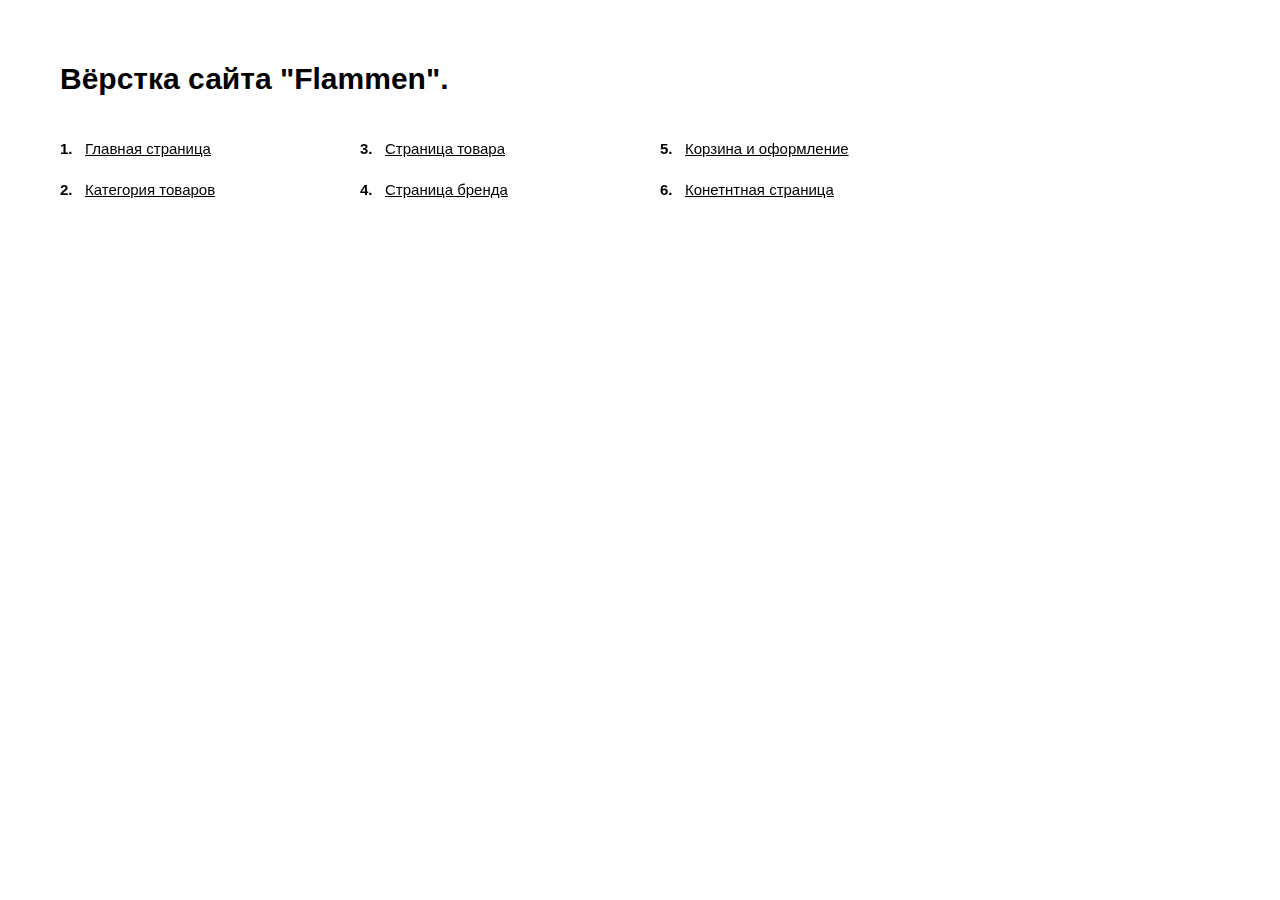
<file: demo_links.html>
<!DOCTYPE html>
<html lang="ru">
	<head>
		<meta http-equiv="Content-Type" content="text/html; charset=utf-8">

		<!-- Адаптирование страницы для мобильных устройств -->
		<meta name="viewport" content="width=device-width, initial-scale=1, maximum-scale=1">

		<!-- Запрет распознования номера телефона -->
		<meta name="format-detection" content="telephone=no">
		<meta name="SKYPE_TOOLBAR" content ="SKYPE_TOOLBAR_PARSER_COMPATIBLE">

		<style>
			*
			{
			    box-sizing: border-box;
			    margin: 0;
			    padding: 0;
			}

			*:before,
			*:after
			{
			    box-sizing: border-box;
			}


			.demo_links
			{
			    padding: 60px;
			}

			.demo_links .title
			{
			    font-family: Arial, 'Helvetica Neue', Helvetica, sans-serif;
			    font-size: 30px;
			    font-weight: 700;
			    line-height: 38px;

			    margin-bottom: 40px;
			}

			.demo_links ol
			{
			    font-family: Arial, 'Helvetica Neue', Helvetica, sans-serif;
			    font-size: 15px;
			    line-height: 21px;

			    counter-reset: li;

			    column-gap: 40px;
			    column-count: 4;
			}

			.demo_links ol li
			{
			    position: relative;

			    display: block;
			    overflow: hidden;

			    padding-left: 25px;

			    list-style-type: none;

			    transform: translateZ(0);

			    --webkit-column-break-inside: avoid;
			    page-break-inside: avoid;
			    break-inside: avoid;
			}

			.demo_links ol li + li
			{
			    margin-top: 20px;
			}

			.demo_links ol li:before
			{
			    color: var(--text_color);
			    font-weight: 700;

			    position: absolute;
			    top: 0;
			    left: 0;

			    content: counters(li, '.') '.';
			    counter-increment: li;
			}


			.demo_links li a
			{
			    color: #000;
			}

			.demo_links li a:hover
			{
			    text-decoration: none;
			}


			@media (max-width: 1279px)
			{
			    .demo_links ol
			    {
			        column-count: 3;
			    }
			}


			@media (max-width: 1023px)
			{
			    .demo_links
			    {
			        padding: 40px;
			    }

			    .demo_links .title
			    {
			        font-size: 28px;
			        line-height: 34px;

			        margin-bottom: 25px;
			    }

			    .demo_links ol
			    {
			        column-count: 2;
			    }
			}


			@media (max-width: 767px)
			{
			    .demo_links
			    {
			        padding: 30px;
			    }

			    .demo_links .title
			    {
			        font-size: 26px;
			        line-height: 32px;
			    }

			    .demo_links ol
			    {
			        column-gap: 40px;
			    }
			}


			@media (max-width: 479px)
			{
			    .demo_links
			    {
			        padding: 20px;
			    }

			    .demo_links .title
			    {
			        font-size: 22px;
			        line-height: 28px;

			        margin-bottom: 25px;
			    }

			    .demo_links ol
			    {
			        column-count: 1;
			    }

			    .demo_links ol li + li
			    {
			        margin-top: 15px;
			    }
			}

		</style>
	</head>

	<body>
		<div class="demo_links">
			<div class="title">Вёрстка сайта "Flammen".</div>

			<ol>
				<li><a href="./index.html" target="_blank">Главная страница</a></li>
				<li><a href="./category.html" target="_blank">Категория товаров</a></li>
				<li><a href="./product.html" target="_blank">Страница товара</a></li>
				<li><a href="./brand.html" target="_blank">Страница бренда</a></li>
				<li><a href="./cart.html" target="_blank">Корзина и оформление</a></li>
				<li><a href="./text_page.html" target="_blank">Конетнтная страница</a></li>
			</ol>
		</div>
	</body>
</html>
</file>
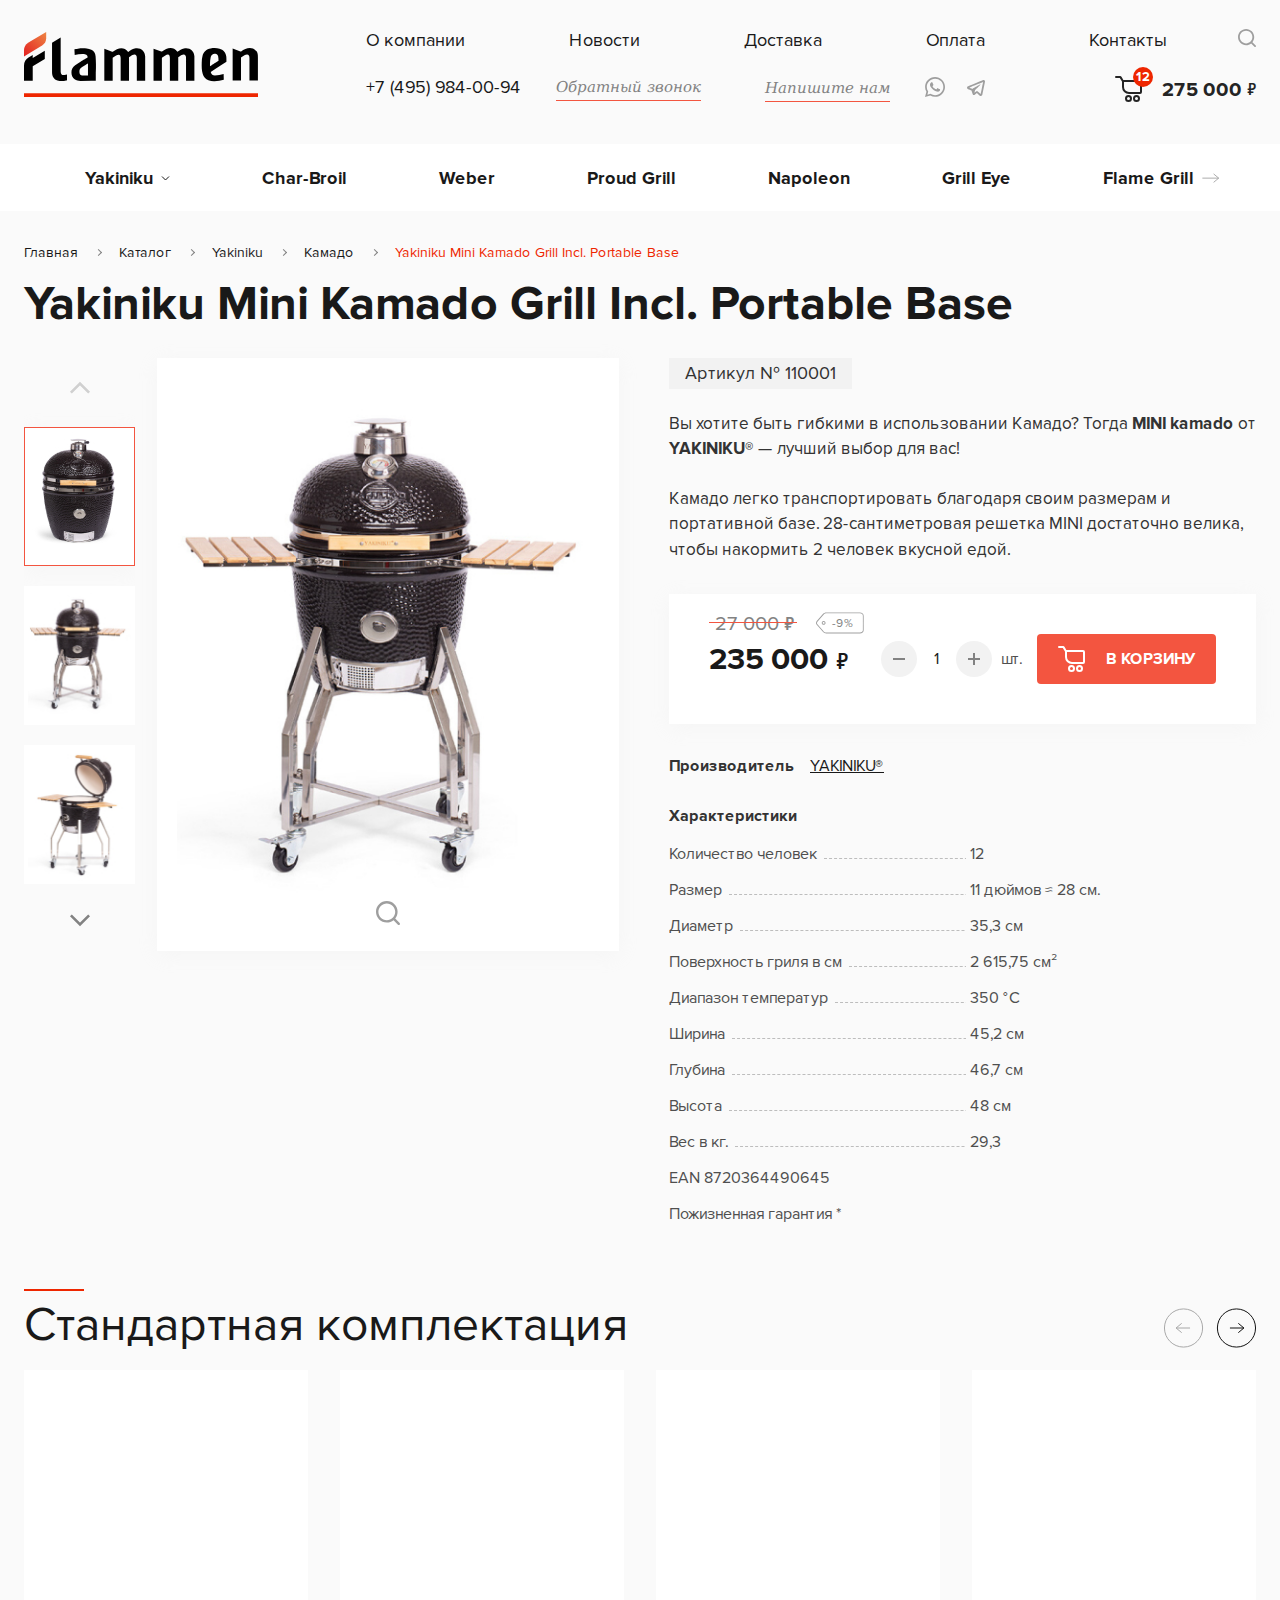
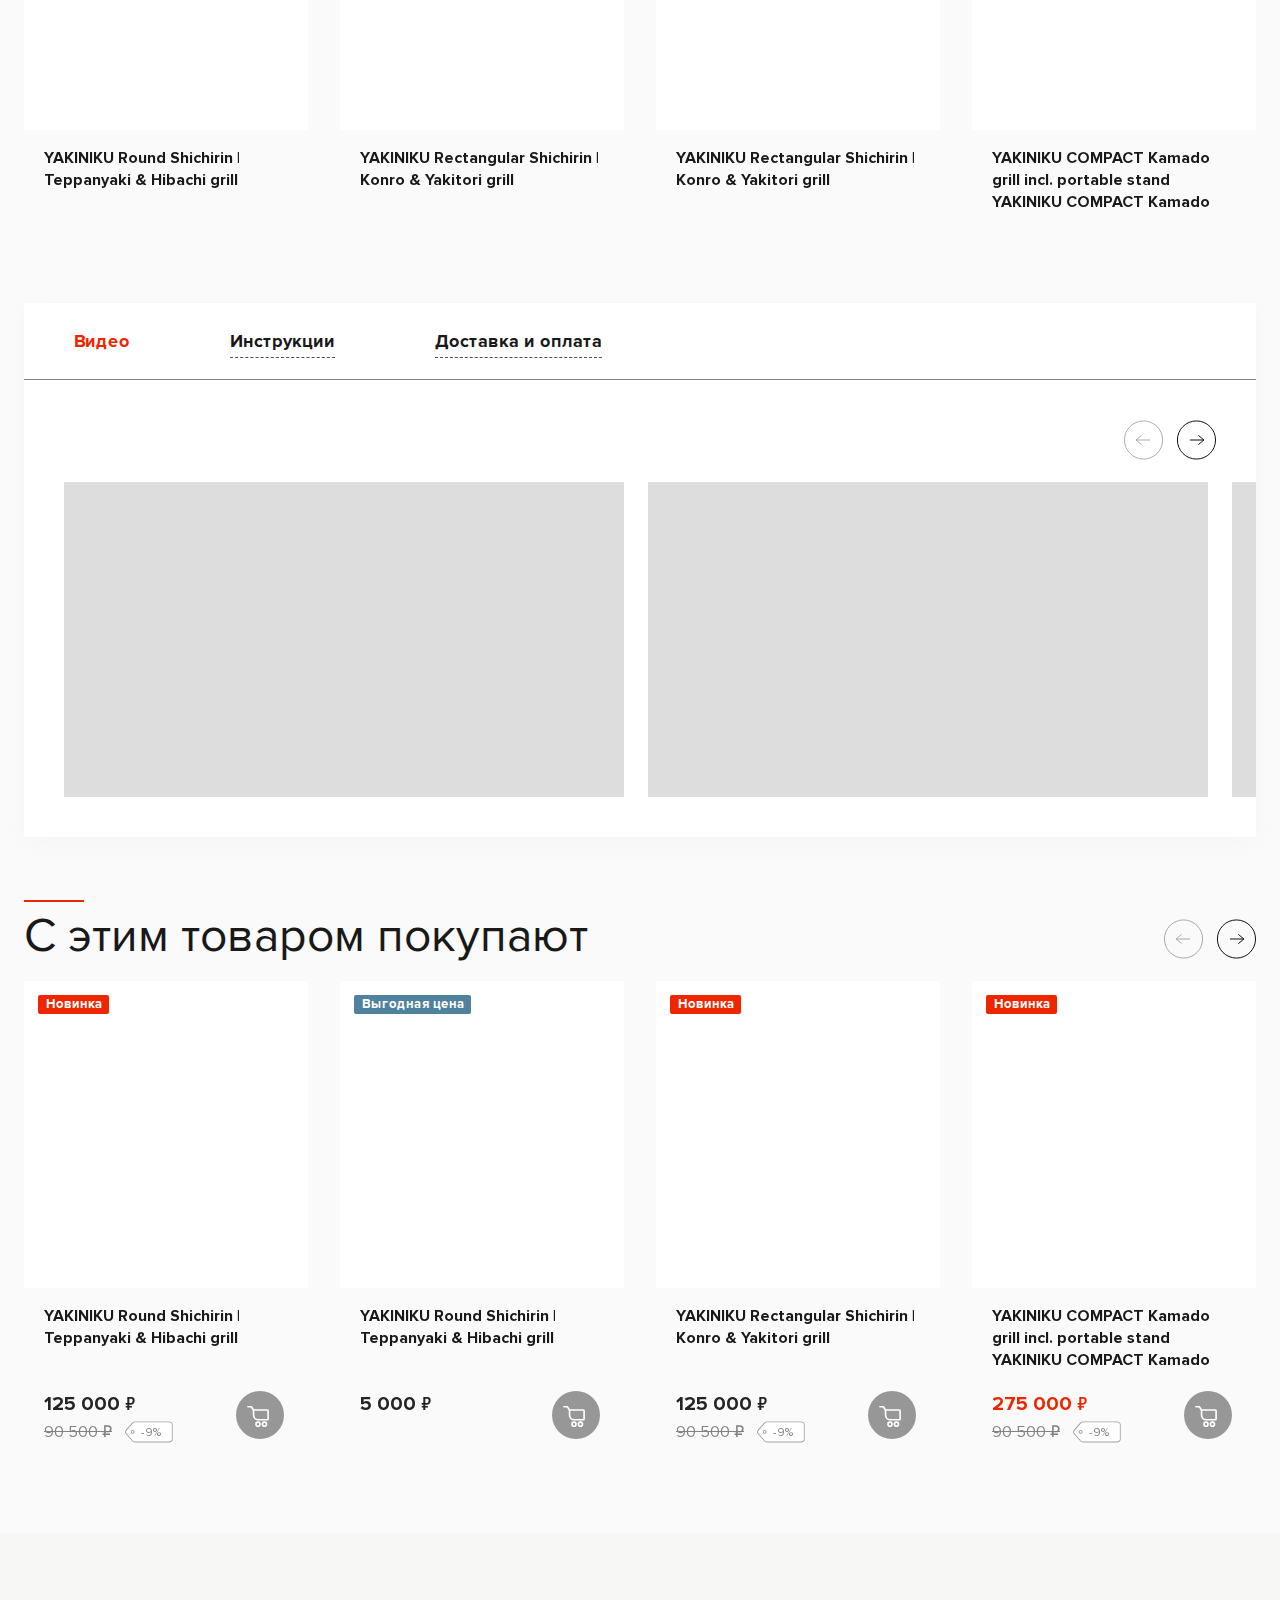
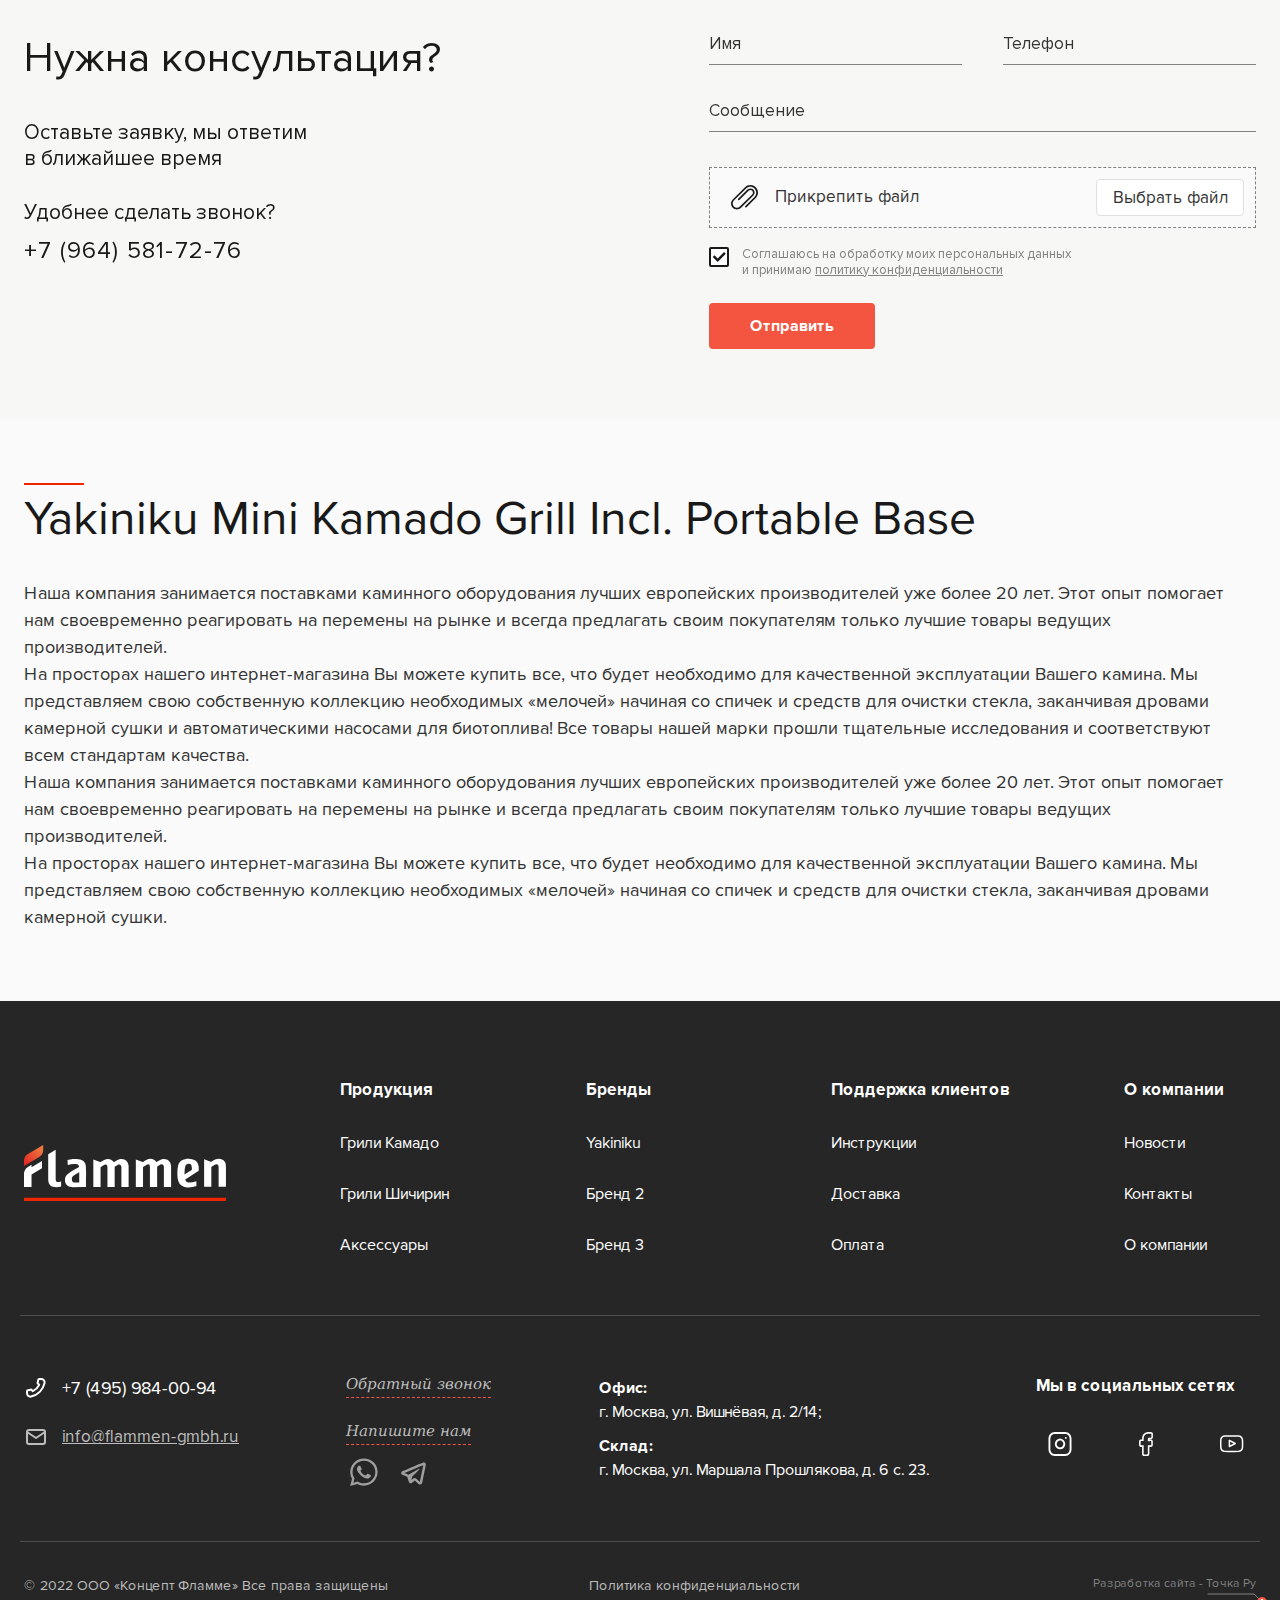
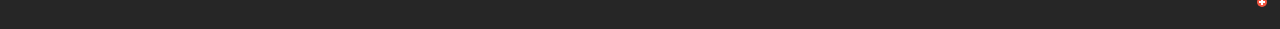
<file: product.html>
<!DOCTYPE html>
<html lang="ru">
	<head>
		<meta http-equiv="Content-Type" content="text/html; charset=utf-8">

		<!-- Адаптирование страницы для мобильных устройств -->
		<meta name="viewport" content="width=device-width, initial-scale=1, maximum-scale=1">

		<!-- Запрет распознования номера телефона -->
		<meta name="format-detection" content="telephone=no">
		<meta name="SKYPE_TOOLBAR" content ="SKYPE_TOOLBAR_PARSER_COMPATIBLE">

		<!-- Заголовок страницы -->
		<title>Заголовок страницы</title>

		<!-- Данное значение часто используют(использовали) поисковые системы -->
		<meta name="description" content="">
		<meta name="keywords" content="">

		<!-- Изменение цвета панели моб. браузера -->
		<meta name="msapplication-TileColor" content="#EE2600">
		<meta name="theme-color" content="#EE2600">

		<!-- Подключение файлов стилей -->
		<link rel="stylesheet" href="css/swiper-bundle.min.css" async>
		<link rel="stylesheet" href="css/swiper.css" async>
		<link rel="stylesheet" href="css/fancybox.css" async>
		<link rel="stylesheet" href="css/ion.rangeSlider.css" async>
		<link rel="stylesheet" href="css/styles.css" async>

		<link rel="stylesheet" href="css/response_1239.css" media="print, (max-width: 1239px)" async>
		<link rel="stylesheet" href="css/response_1023.css" media="print, (max-width: 1023px)" async>
		<link rel="stylesheet" href="css/response_767.css" media="print, (max-width: 767px)" async>
		<link rel="stylesheet" href="css/response_479.css" media="(max-width: 479px)" async>
	</head>

	<body>
		<div class="wrap">
			<div class="main">
				<header>
					<button class="close_btn"></button>

					<div class="scroll">
						<div class="info">
							<div class="cont row">
								<a href="/" class="logo">
									<img src="images/logo.svg" alt="">
								</a>

								<div class="data">
									<div class="row">
										<div class="links">
											<div><a href="/">О компании</a></div>
											<div><a href="/">Новости</a></div>
											<div><a href="/">Доставка</a></div>
											<div><a href="/">Оплата</a></div>
											<div><a href="/">Контакты</a></div>
										</div>

										<div class="search modal_cont">
											<button class="btn mini_modal_btn" data-modal-id="#search_modal">
												<svg class="icon"><use xlink:href="images/sprite.svg#ic_search"></use></svg>
											</button>

											<div class="mini_modal" id="search_modal">
												<form action="">
													<input type="text" name="" value="" class="input" placeholder="Поиск по сайту">

													<button type="button" class="close_btn">
														<svg class="icon"><use xlink:href="images/sprite.svg#ic_close"></use></svg>
													</button>

													<button type="submit" class="submit_btn">
														<svg class="icon"><use xlink:href="images/sprite.svg#ic_search"></use></svg>
													</button>
												</form>
											</div>
										</div>
									</div>

									<div class="row">
										<div class="call">
											<div class="phone">
												<a href="tel:+74959840094">+7 (495) 984-00-94</a>
											</div>

											<button class="callback_btn modal_btn" data-modal="callback_modal">Обратный звонок</button>
										</div>

										<div class="write">
											<button class="feedback_btn modal_btn" data-modal="feedback_modal">Напишите нам</button>

											<div class="messengers">
												<a href="/" target="_blank" rel="noopener nofollow">
													<svg class="icon"><use xlink:href="images/sprite.svg#ic_whatsapp"></use></svg>
												</a>

												<a href="/" target="_blank" rel="noopener nofollow">
													<svg class="icon"><use xlink:href="images/sprite.svg#ic_telegram"></use></svg>
												</a>
											</div>
										</div>

										<a href="/" class="cart_link">
											<div class="icon">
												<span>12</span>
												<svg><use xlink:href="images/sprite.svg#ic_cart"></use></svg>
											</div>

											<div>275 000 <span class="currency">7</span></div>
										</a>
									</div>
								</div>
							</div>
						</div>

						<div class="bottom">
							<div class="cont row">
								<nav class="menu row">
									<div class="menu_item">
										<a href="/" class="sub_link">
											<span>Yakiniku</span>
											<svg class="icon"><use xlink:href="images/sprite.svg#ic_arr_ver"></use></svg>
										</a>

										<div class="sub_menu">
											<div><a href="/">Камадо Yakiniku</a></div>
											<div><a href="/">Шичирин Yakiniku</a></div>
											<div><a href="/">Аксессуары Yakiniku</a></div>
										</div>
									</div>

									<div class="menu_item">
										<a href="/">
											<span>Char-Broil</span>
										</a>
									</div>

									<div class="menu_item">
										<a href="/">
											<span>Weber</span>
										</a>
									</div>

									<div class="menu_item">
										<a href="/">
											<span>Proud Grill</span>
										</a>
									</div>

									<div class="menu_item">
										<a href="/">
											<span>Napoleon</span>
										</a>
									</div>

									<div class="menu_item">
										<a href="/">
											<span>Grill Eye</span>
										</a>
									</div>

									<div class="menu_item">
										<a href="/">
											<span>Flame Grill</span>
										</a>
									</div>

									<div class="all">
										<a href="/">
											<svg class="icon"><use xlink:href="images/sprite.svg#ic_arrow_hor"></use></svg>
										</a>
									</div>
								</nav>
							</div>
						</div>
					</div>
				</header>


				<section class="mob_header">
					<div class="cont row">
						<div class="logo">
							<img src="images/logo.svg" alt="">
						</div>

						<div class="phone">
							<a href="tel:+74959840094">+7 (495) 984-00-94</a>
						</div>

						<a href="/" class="cart_link">
							<span>12</span>
							<svg><use xlink:href="images/sprite.svg#ic_cart"></use></svg>
						</a>

						<button class="mob_menu_btn">
							<span></span>
						</button>
					</div>
				</section>


				<section class="page_head">
					<div class="cont">
						<div class="breadcrumbs">
							<a href="/">Главная</a> <span class="sep"></span>
							<a href="/">Каталог</a> <span class="sep"></span>
							<a href="/">Yakiniku</a> <span class="sep"></span>
							<a href="/">Камадо</a> <span class="sep"></span>
							<span class="current">Yakiniku Mini Kamado Grill Incl. Portable Base</span>
						</div>

						<h1 class="page_title">Yakiniku Mini Kamado Grill Incl. Portable Base</h1>
					</div>
				</section>


				<section class="product_info block">
					<div class="cont row">
						<div class="images">
							<div class="thumbs">
								<div class="swiper">
									<div class="swiper-wrapper">
										<div class="swiper-slide">
											<button class="btn">
												<div><img data-src="images/tmp/product_thumbs_img.jpg" alt="" class="swiper-lazy"></div>
											</button>
										</div>

										<div class="swiper-slide">
											<button class="btn">
												<div><img data-src="images/tmp/product_thumbs_img2.jpg" alt="" class="swiper-lazy"></div>
											</button>
										</div>

										<div class="swiper-slide">
											<button class="btn">
												<div><img data-src="images/tmp/product_thumbs_img3.jpg" alt="" class="swiper-lazy"></div>
											</button>
										</div>

										<div class="swiper-slide">
											<button class="btn">
												<div><img data-src="images/tmp/product_thumbs_img.jpg" alt="" class="swiper-lazy"></div>
											</button>
										</div>

										<div class="swiper-slide">
											<button class="btn">
												<div><img data-src="images/tmp/product_thumbs_img2.jpg" alt="" class="swiper-lazy"></div>
											</button>
										</div>

										<div class="swiper-slide">
											<button class="btn">
												<div><img data-src="images/tmp/product_thumbs_img3.jpg" alt="" class="swiper-lazy"></div>
											</button>
										</div>
									</div>

									<div class="swiper-button-prev">
										<svg class="icon"><use xlink:href="images/sprite.svg#ic_arr_ver"></use></svg>
									</div>

									<div class="swiper-button-next">
										<svg class="icon"><use xlink:href="images/sprite.svg#ic_arr_ver"></use></svg>
									</div>
								</div>
							</div>

							<div class="big">
								<div class="swiper">
									<div class="swiper-wrapper">
										<div class="swiper-slide">
											<a href="images/tmp/product_img.jpg" class="fancy_img" data-fancybox="product">
												<img data-src="images/tmp/product_img.jpg" alt="" class="swiper-lazy">

												<svg class="icon"><use xlink:href="images/sprite.svg#ic_zoom"></use></svg>
											</a>
										</div>

										<div class="swiper-slide">
											<a href="images/tmp/product_img.jpg" class="fancy_img" data-fancybox="product">
												<img data-src="images/tmp/product_img.jpg" alt="" class="swiper-lazy">

												<svg class="icon"><use xlink:href="images/sprite.svg#ic_zoom"></use></svg>
											</a>
										</div>

										<div class="swiper-slide">
											<a href="images/tmp/product_img.jpg" class="fancy_img" data-fancybox="product">
												<img data-src="images/tmp/product_img.jpg" alt="" class="swiper-lazy">

												<svg class="icon"><use xlink:href="images/sprite.svg#ic_zoom"></use></svg>
											</a>
										</div>

										<div class="swiper-slide">
											<a href="images/tmp/product_img.jpg" class="fancy_img" data-fancybox="product">
												<img data-src="images/tmp/product_img.jpg" alt="" class="swiper-lazy">

												<svg class="icon"><use xlink:href="images/sprite.svg#ic_zoom"></use></svg>
											</a>
										</div>

										<div class="swiper-slide">
											<a href="images/tmp/product_img.jpg" class="fancy_img" data-fancybox="product">
												<img data-src="images/tmp/product_img.jpg" alt="" class="swiper-lazy">

												<svg class="icon"><use xlink:href="images/sprite.svg#ic_zoom"></use></svg>
											</a>
										</div>

										<div class="swiper-slide">
											<a href="images/tmp/product_img.jpg" class="fancy_img" data-fancybox="product">
												<img data-src="images/tmp/product_img.jpg" alt="" class="swiper-lazy">

												<svg class="icon"><use xlink:href="images/sprite.svg#ic_zoom"></use></svg>
											</a>
										</div>
									</div>

									<div class="swiper-pagination"></div>
								</div>
							</div>
						</div>

						<div class="data">
							<div class="articul">Артикул № 110001</div>

							<div class="desc text_block">
								<p>Вы хотите быть гибкими в использовании Камадо? Тогда <b>MINI kamado</b> от <b>YAKINIKU®</b> — лучший выбор для вас!</p>

								<p>Камадо легко транспортировать благодаря своим размерам и портативной базе. 28-сантиметровая решетка MINI достаточно велика, чтобы накормить 2 человек вкусной едой.</p>
							</div>

							<div class="buy">
								<div class="price">
									<div class="new">235 000 <span class="currency">7</span></div>
									<div class="old">27 000 <span class="currency">7</span></div>
									<div class="discount">-9%</div>
								</div>

								<div class="amount">
									<button type="button" class="btn minus"></button>

									<input type="text" value="1" class="input"
									  data-minimum="1" data-maximum="99" data-step="1" data-unit="" maxlength="2">

									<button type="button" class="btn plus" ></button>

									<div class="unit">шт.</div>
								</div>

								<button class="buy_btn">
									<svg class="icon"><use xlink:href="images/sprite.svg#ic_cart"></use></svg>
									<span>В КОРЗИНУ</span>
								</button>
							</div>

							<div class="brand">
								<span>Производитель</span> <a href="/" target="_blank">YAKINIKU®</a>
							</div>

							<div class="features">
								<div class="title">Характеристики</div>

								<div class="item">
									<div class="label"><div>Количество человек</div></div>
									<div class="val">12</div>
								</div>

								<div class="item">
									<div class="label"><div>Размер</div></div>
									<div class="val">11 дюймов ≈ 28 см.</div>
								</div>

								<div class="item">
									<div class="label"><div>Диаметр</div></div>
									<div class="val">35,3 см</div>
								</div>

								<div class="item">
									<div class="label"><div>Поверхность гриля в см</div></div>
									<div class="val">2 615,75 см²</div>
								</div>

								<div class="item">
									<div class="label"><div>Диапазон температур</div></div>
									<div class="val">350 °C</div>
								</div>

								<div class="item">
									<div class="label"><div>Ширина</div></div>
									<div class="val">45,2 см</div>
								</div>

								<div class="item">
									<div class="label"><div>Глубина</div></div>
									<div class="val">46,7 см</div>
								</div>

								<div class="item">
									<div class="label"><div>Высота</div></div>
									<div class="val">48 см</div>
								</div>

								<div class="item">
									<div class="label"><div>Вес в кг.</div></div>
									<div class="val">29,3</div>
								</div>

								<div class="ean">EAN 8720364490645</div>

								<div class="guarantee">Пожизненная гарантия *</div>
							</div>
						</div>
					</div>
				</section>


				<section class="products kits block">
					<div class="cont">
						<div class="block_head">
							<div class="title">Стандартная комплектация</div>
						</div>

						<div class="swiper products_swiper">
							<div class="swiper-wrapper">
								<div class="swiper-slide">
									<div class="product">
										<a href="/" class="thumb">
											<div><img data-src="images/tmp/kits_product_thumb1.jpg" alt="" class="lazyload"></div>

											<div class="desc">Благодаря этой удобной корзине между углями больше нет пепла. Зола падает в зольник, и вы можете легко определить количество древесного угля с помощью угольного сепаратора.</div>
										</a>

										<div class="name">
											<a href="/">YAKINIKU Round Shichirin | Teppanyaki & Hibachi grill</a>
										</div>
									</div>
								</div>

								<div class="swiper-slide">
									<div class="product">
										<a href="/" class="thumb">
											<div><img data-src="images/tmp/kits_product_thumb2.jpg" alt="" class="lazyload"></div>

											<div class="desc">Благодаря этой удобной корзине между углями больше нет пепла. Зола падает в зольник, и вы можете легко определить количество древесного угля с помощью угольного сепаратора.</div>
										</a>

										<div class="name">
											<a href="/">YAKINIKU Rectangular Shichirin | Konro & Yakitori grill</a>
										</div>
									</div>
								</div>

								<div class="swiper-slide">
									<div class="product">
										<a href="/" class="thumb">
											<div><img data-src="images/tmp/kits_product_thumb3.jpg" alt="" class="lazyload"></div>

											<div class="desc">Благодаря этой удобной корзине между углями больше нет пепла. Зола падает в зольник, и вы можете легко определить количество древесного угля с помощью угольного сепаратора.</div>
										</a>

										<div class="name">
											<a href="/">YAKINIKU Rectangular Shichirin | Konro & Yakitori grill</a>
										</div>
									</div>
								</div>

								<div class="swiper-slide">
									<div class="product">
										<a href="/" class="thumb">
											<div><img data-src="images/tmp/kits_product_thumb4.jpg" alt="" class="lazyload"></div>

											<div class="desc">Благодаря этой удобной корзине между углями больше нет пепла. Зола падает в зольник, и вы можете легко определить количество древесного угля с помощью угольного сепаратора.</div>
										</a>

										<div class="name">
											<a href="/">YAKINIKU COMPACT Kamado grill incl. portable stand YAKINIKU COMPACT Kamado</a>
										</div>
									</div>
								</div>

								<div class="swiper-slide">
									<div class="product">
										<a href="/" class="thumb">
											<div><img data-src="images/tmp/kits_product_thumb1.jpg" alt="" class="lazyload"></div>

											<div class="desc">Благодаря этой удобной корзине между углями больше нет пепла. Зола падает в зольник, и вы можете легко определить количество древесного угля с помощью угольного сепаратора.</div>
										</a>

										<div class="name">
											<a href="/">YAKINIKU Round Shichirin | Teppanyaki & Hibachi grill</a>
										</div>
									</div>
								</div>

								<div class="swiper-slide">
									<div class="product">
										<a href="/" class="thumb">
											<div><img data-src="images/tmp/kits_product_thumb2.jpg" alt="" class="lazyload"></div>

											<div class="desc">Благодаря этой удобной корзине между углями больше нет пепла. Зола падает в зольник, и вы можете легко определить количество древесного угля с помощью угольного сепаратора.</div>
										</a>

										<div class="name">
											<a href="/">YAKINIKU Rectangular Shichirin | Konro & Yakitori grill</a>
										</div>
									</div>
								</div>

								<div class="swiper-slide">
									<div class="product">
										<a href="/" class="thumb">
											<div><img data-src="images/tmp/kits_product_thumb3.jpg" alt="" class="lazyload"></div>

											<div class="desc">Благодаря этой удобной корзине между углями больше нет пепла. Зола падает в зольник, и вы можете легко определить количество древесного угля с помощью угольного сепаратора.</div>
										</a>

										<div class="name">
											<a href="/">YAKINIKU Rectangular Shichirin | Konro & Yakitori grill</a>
										</div>
									</div>
								</div>

								<div class="swiper-slide">
									<div class="product">
										<a href="/" class="thumb">
											<div><img data-src="images/tmp/kits_product_thumb4.jpg" alt="" class="lazyload"></div>

											<div class="desc">Благодаря этой удобной корзине между углями больше нет пепла. Зола падает в зольник, и вы можете легко определить количество древесного угля с помощью угольного сепаратора.</div>
										</a>

										<div class="name">
											<a href="/">YAKINIKU COMPACT Kamado grill incl. portable stand YAKINIKU COMPACT Kamado</a>
										</div>
									</div>
								</div>
							</div>

							<div class="controls">
								<div class="swiper-button-prev">
									<svg class="icon"><use xlink:href="images/sprite.svg#ic_arrow_hor_circle"></use></svg>
								</div>

								<div class="swiper-button-next">
									<svg class="icon"><use xlink:href="images/sprite.svg#ic_arrow_hor_circle"></use></svg>
								</div>
							</div>
						</div>
					</div>
				</section>


				<section class="product_tabs block">
					<div class="cont">
						<div class="tabs_container">
							<div class="tabs">
								<button data-content="#product_tab1" data-level="level1" class="btn active">
									<span>Видео</span>
								</button>

								<button data-content="#product_tab2" data-level="level1" class="btn">
									<span>Инструкции</span>
								</button>

								<button data-content="#product_tab3" data-level="level1" class="btn">
									<span>Доставка и оплата</span>
								</button>
							</div>


							<div class="tab_content level1 active" id="product_tab1">
								<div class="videos">
									<div class="swiper">
										<div class="swiper-wrapper">
											<div class="swiper-slide">
												<div class="iframe">
													<iframe src="https://www.youtube.com/embed/JUX3z415Aos" frameborder="0" allow="accelerometer; autoplay; clipboard-write; encrypted-media; gyroscope; picture-in-picture; web-share" allowfullscreen></iframe>
												</div>
											</div>

											<div class="swiper-slide">
												<div class="iframe">
													<iframe src="https://www.youtube.com/embed/JUX3z415Aos" frameborder="0" allow="accelerometer; autoplay; clipboard-write; encrypted-media; gyroscope; picture-in-picture; web-share" allowfullscreen></iframe>
												</div>
											</div>

											<div class="swiper-slide">
												<div class="iframe">
													<iframe src="https://www.youtube.com/embed/JUX3z415Aos" frameborder="0" allow="accelerometer; autoplay; clipboard-write; encrypted-media; gyroscope; picture-in-picture; web-share" allowfullscreen></iframe>
												</div>
											</div>

											<div class="swiper-slide">
												<div class="iframe">
													<iframe src="https://www.youtube.com/embed/JUX3z415Aos" frameborder="0" allow="accelerometer; autoplay; clipboard-write; encrypted-media; gyroscope; picture-in-picture; web-share" allowfullscreen></iframe>
												</div>
											</div>

											<div class="swiper-slide">
												<div class="iframe">
													<iframe src="https://www.youtube.com/embed/JUX3z415Aos" frameborder="0" allow="accelerometer; autoplay; clipboard-write; encrypted-media; gyroscope; picture-in-picture; web-share" allowfullscreen></iframe>
												</div>
											</div>
										</div>

										<div class="controls">
											<div class="swiper-button-prev">
												<svg class="icon"><use xlink:href="images/sprite.svg#ic_arrow_hor_circle"></use></svg>
											</div>

											<div class="swiper-button-next">
												<svg class="icon"><use xlink:href="images/sprite.svg#ic_arrow_hor_circle"></use></svg>
											</div>
										</div>
									</div>
								</div>

								<!-- <a href="https://www.youtube.com/watch?v=R9Wvg6THqUk" class="video_link" data-fancybox>
									<img data-src="images/tmp/video_thumb.jpg" alt="" class="lazyload">

									<div class="icon">
										<svg><use xlink:href="images/sprite.svg#ic_video_play"></use></svg>
									</div>
								</a> -->
							</div>


							<div class="tab_content level1" id="product_tab2">
								<div class="text_block">
									<p>Газовый баллон LPG 12.5 л Hexagon Ragasco предназначен для хранения и транспортировки сжиженных газов. Изготовлен из композитного материала, состоящего из стекловолоконной нити, покрытой эпоксидной смолой, выдерживающего внешние и внутренние нагрузки, не нарушая первоначальных свойств содержимого. Для удобства эксплуатации баллон помещен в кожух из полимерного материала.</p>
								</div>

								<div class="files">
									<div class="title">Инструкции</div>

									<div class="row">
										<a href="/" class="file" download>
											<div class="name">Инструкция по эксплуатации Yakiniku GC706D34.pdf</div>

											<div class="type">
												<img src="images/ic_pdf.svg" alt="" class="icon">
											</div>

											<div class="size">5.2 Мb</div>
										</a>

										<a href="/" class="file" download>
											<div class="name">Инструкция по эксплуатации Yakiniku GC706D34.pdf</div>

											<div class="type">
												<img src="images/ic_pdf.svg" alt="" class="icon">
											</div>

											<div class="size">5.2 Мb</div>
										</a>

										<a href="/" class="file" download>
											<div class="name">Инструкция по эксплуатации для Гриль GC702D34 Optigrill серебристыйYakiniku GC706D34.pdf</div>

											<div class="type">
												<img src="images/ic_pdf.svg" alt="" class="icon">
											</div>

											<div class="size">1.2 Kb</div>
										</a>
									</div>
								</div>

								<div class="files">
									<div class="title">Сертификаты</div>

									<div class="row">
										<a href="/" class="file" download>
											<div class="code">ЕАЭС RU С-CN.НВ63.В.01260/23</div>

											<div class="name">Электрические приборы бытового назначения для механизации кухонных работ, торговых марок «MARTA», «LUMME», «НОМЕ ELEMENT», «STINGRAY», «CHEF PRO»: электрические плитки, хлебопечи,</div>

											<div class="type">
												<img src="images/ic_pdf.svg" alt="" class="icon">
											</div>

											<div class="size">5.2 Мb</div>
										</a>

										<a href="/" class="file" download>
											<div class="code">ТС RU С-RU.АВ24.В.03689</div>

											<div class="name">Аппараты тепловые жарочные, торговой марки GRILLMASTER</div>

											<div class="type">
												<img src="images/ic_pdf.svg" alt="" class="icon">
											</div>

											<div class="size">5.2 Мb</div>
										</a>
									</div>
								</div>

								<div class="certs">
									<div class="title">Сертификаты вид 2</div>

									<div class="row">
										<a href="/" class="cert" download>
											<div class="thumb">
												<img data-src="images/tmp/cert_thumb.jpg" alt="" class="lazyload">
											</div>

											<div class="name">YAKINIKU Round Shichirin | Teppanyaki & Hibachi grill</div>

											<div class="type">
												<img src="images/ic_pdf.svg" alt="" class="icon">
											</div>

											<div class="size">5.2 Мb</div>
										</a>

										<a href="/" class="cert" download>
											<div class="thumb">
												<img data-src="images/tmp/cert_thumb.jpg" alt="" class="lazyload">
											</div>

											<div class="name">YAKINIKU Round Shichirin | Teppanyaki & Hibachi grill</div>

											<div class="type">
												<img src="images/ic_pdf.svg" alt="" class="icon">
											</div>

											<div class="size">5.2 Мb</div>
										</a>

										<a href="/" class="cert" download>
											<div class="thumb">
												<img data-src="images/tmp/cert_thumb.jpg" alt="" class="lazyload">
											</div>

											<div class="name">YAKINIKU Round Shichirin | Teppanyaki & Hibachi grill</div>

											<div class="type">
												<img src="images/ic_pdf.svg" alt="" class="icon">
											</div>

											<div class="size">5.2 Мb</div>
										</a>

										<a href="/" class="cert" download>
											<div class="thumb">
												<img data-src="images/tmp/cert_thumb.jpg" alt="" class="lazyload">
											</div>

											<div class="name">YAKINIKU Round Shichirin | Teppanyaki & Hibachi grill</div>

											<div class="type">
												<img src="images/ic_pdf.svg" alt="" class="icon">
											</div>

											<div class="size">5.2 Мb</div>
										</a>
									</div>
								</div>
							</div>


							<div class="tab_content level1" id="product_tab3">
								<div class="text_block">
									<p>Уважаемый посетитель сайта, компания Flammen прилагает максимум усилий, чтобы обезопасить, упростить, ускорить и удешевить доставку ваших заказов. Просто сообщите менеджеру ваши пожелания — и мы привезем наши товары к вашим дверям или пункту выдачи в удобное для Вас время.</p>

									<p><b>Интернет-магазин Flammen.store предлагает различные варианты оплаты:</b></p>

									<ol>
										<li>Онлайн-оплата  на сайте;</li>
										<li>Оплата наличными и картой при получении;</li>
										<li>Оплата по счету.</li>
									</ol>

									<p>Flammen теперь еще быстрее выполнит ваш заказ. Мы относимся к доставке своих товаров так же серьезно, как к выбору своих поставщиков. Именно поэтому мы выбрали для Вас доставку с помощью СДЭК.</p>

									<p>А вот еще несколько важных деталей:</p>

									<p><b>У Вас есть сразу несколько вариантов доставки:</b></p>

									<ul>
										<li>Курьером, на пункт выдачи заказов или в почтаматы;</li>
										<li>Вы сможете проследить за своим заказом на любом этапе доставки;</li>
										<li>Благодаря обширному покрытию СДЭК мы можем доставить наш товар в практически каждый уголок нашей страны за кратчайшие сроки;</li>
										<li>Мы всегда идем навстречу своему клиенту, а вы — получаете товар в удобное время, в удобном для Вас месте.</li>
									</ul>
								</div>
							</div>
						</div>
					</div>
				</section>


				<section class="products">
					<div class="cont">
						<div class="block_head pad_r">
							<div class="title">С этим товаром покупают</div>
						</div>

						<div class="swiper products_swiper">
							<div class="swiper-wrapper">
								<div class="swiper-slide">
									<div class="product">
										<div class="stickers">
											<div><div class="sticker red">Новинка</div></div>
										</div>

										<a href="/" class="thumb">
											<div><img data-src="images/tmp/product_thumb4.png" alt="" class="lazyload"></div>
										</a>

										<div class="name">
											<a href="/">YAKINIKU Round Shichirin | Teppanyaki & Hibachi grill</a>
										</div>

										<div class="price">
											<div class="new">125 000 <span class="currency">7</span></div>
											<div class="old">90 500 ₽</div>
											<div class="discount">-9%</div>
										</div>

										<button class="buy_btn">
											<svg class="icon"><use xlink:href="images/sprite.svg#ic_cart"></use></svg>
										</button>
									</div>
								</div>

								<div class="swiper-slide">
									<div class="product">
										<div class="stickers">
											<div><div class="sticker blue">Выгодная цена</div></div>
										</div>

										<a href="/" class="thumb">
											<div><img data-src="images/tmp/product_thumb5.png" alt="" class="lazyload"></div>
										</a>

										<div class="name">
											<a href="/">YAKINIKU Round Shichirin | Teppanyaki & Hibachi grill</a>
										</div>

										<div class="price">
											<div class="new">5 000 <span class="currency">7</span></div>
										</div>

										<button class="buy_btn">
											<svg class="icon"><use xlink:href="images/sprite.svg#ic_cart"></use></svg>
										</button>
									</div>
								</div>

								<div class="swiper-slide">
									<div class="product">
										<div class="stickers">
											<div><div class="sticker red">Новинка</div></div>
										</div>

										<a href="/" class="thumb">
											<div><img data-src="images/tmp/product_thumb6.png" alt="" class="lazyload"></div>
										</a>

										<div class="name">
											<a href="/">YAKINIKU Rectangular Shichirin | Konro & Yakitori grill</a>
										</div>

										<div class="price">
											<div class="new">125 000 <span class="currency">7</span></div>
											<div class="old">90 500 ₽</div>
											<div class="discount">-9%</div>
										</div>

										<button class="buy_btn">
											<svg class="icon"><use xlink:href="images/sprite.svg#ic_cart"></use></svg>
										</button>
									</div>
								</div>

								<div class="swiper-slide">
									<div class="product">
										<div class="stickers">
											<div><div class="sticker red">Новинка</div></div>
										</div>

										<a href="/" class="thumb">
											<div><img data-src="images/tmp/product_thumb7.png" alt="" class="lazyload"></div>
										</a>

										<div class="name">
											<a href="/">YAKINIKU COMPACT Kamado grill incl. portable stand YAKINIKU COMPACT Kamado</a>
										</div>

										<div class="price">
											<div class="new orange">275 000 <span class="currency">7</span></div>
											<div class="old">90 500 ₽</div>
											<div class="discount">-9%</div>
										</div>

										<button class="buy_btn">
											<svg class="icon"><use xlink:href="images/sprite.svg#ic_cart"></use></svg>
										</button>
									</div>
								</div>

								<div class="swiper-slide">
									<div class="product">
										<div class="stickers">
											<div><div class="sticker red">Новинка</div></div>
										</div>

										<a href="/" class="thumb">
											<div><img data-src="images/tmp/product_thumb4.png" alt="" class="lazyload"></div>
										</a>

										<div class="name">
											<a href="/">YAKINIKU Round Shichirin | Teppanyaki & Hibachi grill</a>
										</div>

										<div class="price">
											<div class="new">125 000 <span class="currency">7</span></div>
											<div class="old">90 500 ₽</div>
											<div class="discount">-9%</div>
										</div>

										<button class="buy_btn">
											<svg class="icon"><use xlink:href="images/sprite.svg#ic_cart"></use></svg>
										</button>
									</div>
								</div>

								<div class="swiper-slide">
									<div class="product">
										<div class="stickers">
											<div><div class="sticker blue">Выгодная цена</div></div>
										</div>

										<a href="/" class="thumb">
											<div><img data-src="images/tmp/product_thumb5.png" alt="" class="lazyload"></div>
										</a>

										<div class="name">
											<a href="/">YAKINIKU Round Shichirin | Teppanyaki & Hibachi grill</a>
										</div>

										<div class="price">
											<div class="new">5 000 <span class="currency">7</span></div>
										</div>

										<button class="buy_btn">
											<svg class="icon"><use xlink:href="images/sprite.svg#ic_cart"></use></svg>
										</button>
									</div>
								</div>

								<div class="swiper-slide">
									<div class="product">
										<div class="stickers">
											<div><div class="sticker red">Новинка</div></div>
										</div>

										<a href="/" class="thumb">
											<div><img data-src="images/tmp/product_thumb6.png" alt="" class="lazyload"></div>
										</a>

										<div class="name">
											<a href="/">YAKINIKU Rectangular Shichirin | Konro & Yakitori grill</a>
										</div>

										<div class="price">
											<div class="new">125 000 <span class="currency">7</span></div>
											<div class="old">90 500 ₽</div>
											<div class="discount">-9%</div>
										</div>

										<button class="buy_btn">
											<svg class="icon"><use xlink:href="images/sprite.svg#ic_cart"></use></svg>
										</button>
									</div>
								</div>

								<div class="swiper-slide">
									<div class="product">
										<div class="stickers">
											<div><div class="sticker red">Новинка</div></div>
										</div>

										<a href="/" class="thumb">
											<div><img data-src="images/tmp/product_thumb7.png" alt="" class="lazyload"></div>
										</a>

										<div class="name">
											<a href="/">YAKINIKU COMPACT Kamado grill incl. portable stand YAKINIKU COMPACT Kamado</a>
										</div>

										<div class="price">
											<div class="new orange">275 000 <span class="currency">7</span></div>
											<div class="old">90 500 ₽</div>
											<div class="discount">-9%</div>
										</div>

										<button class="buy_btn">
											<svg class="icon"><use xlink:href="images/sprite.svg#ic_cart"></use></svg>
										</button>
									</div>
								</div>
							</div>

							<div class="controls">
								<div class="swiper-button-prev">
									<svg class="icon"><use xlink:href="images/sprite.svg#ic_arrow_hor_circle"></use></svg>
								</div>

								<div class="swiper-button-next">
									<svg class="icon"><use xlink:href="images/sprite.svg#ic_arrow_hor_circle"></use></svg>
								</div>
							</div>
						</div>
					</div>
				</section>


				<section class="action_block block">
					<div class="cont row">
						<div class="data">
							<div class="title">Нужна консультация?</div>

							<div class="desc">Оставьте заявку, мы ответим<br> в ближайшее время</div>

							<div class="call">
								<div>Удобнее сделать звонок?</div>
								<div><a href="tel:+79645817276">+7 (964) 581-72-76</a></div>
							</div>
						</div>

						<form action="" class="form">
							<div class="columns">
								<div class="line">
									<div class="field">
										<input type="text" name="" value="" class="input" placeholder="Имя">
									</div>
								</div>

								<div class="line">
									<div class="field">
										<input type="tel" name="" value="" class="input" placeholder="Телефон">
									</div>
								</div>
							</div>

							<div class="line">
								<div class="field">
									<textarea name="" placeholder="Сообщение"></textarea>
								</div>
							</div>

							<div class="file">
								<div class="field">
									<input type="file" name="file" id="file">
									<label for="file">
										<svg class="icon"><use xlink:href="images/sprite.svg#ic_file"></use></svg>

										<div class="label">Прикрепить файл</div>

										<div class="btn">Выбрать файл</div>
									</label>
								</div>
							</div>

							<div class="agree">
								<div class="field">
									<label class="checkbox">
										<input type="checkbox" name="agree" checked>

										<div class="check">
											<svg class="icon"><use xlink:href="images/sprite.svg#ic_check"></use></svg>
										</div>

										<div>Соглашаюсь на обработку моих персональных данных и принимаю <a href="/" target="_blank">политику конфиденциальности</a></div>
									</label>
								</div>
							</div>

							<div class="submit">
								<button type="submit" class="submit_btn">Отправить</button>
							</div>
						</form>
					</div>

					<img data-src="images/action_block_img.png" alt="" class="img lazyload">
				</section>


				<section class="bottom_text block">
					<div class="cont">
						<div class="block_head">
							<div class="title">Yakiniku Mini Kamado Grill Incl. Portable Base</div>
						</div>

						<div class="text_block">
							<div class="columns">
								<p>Наша компания занимается поставками каминного оборудования лучших европейских производителей уже более 20 лет. Этот опыт помогает нам своевременно реагировать на перемены на рынке и всегда предлагать своим покупателям только лучшие товары ведущих производителей.</p>

								<p>На просторах нашего интернет-магазина Вы можете купить все, что будет необходимо для качественной эксплуатации Вашего камина. Мы представляем свою собственную коллекцию необходимых «мелочей» начиная со спичек и средств для очистки стекла, заканчивая дровами камерной сушки и автоматическими насосами для биотоплива! Все товары нашей марки прошли тщательные исследования и соответствуют всем стандартам качества.</p>

								<p>Наша компания занимается поставками каминного оборудования лучших европейских производителей уже более 20 лет. Этот опыт помогает нам своевременно реагировать на перемены на рынке и всегда предлагать своим покупателям только лучшие товары ведущих производителей.</p>

								<p>На просторах нашего интернет-магазина Вы можете купить все, что будет необходимо для качественной эксплуатации Вашего камина. Мы представляем свою собственную коллекцию необходимых «мелочей» начиная со спичек и средств для очистки стекла, заканчивая дровами камерной сушки.</p>
							</div>
						</div>
					</div>
				</section>
			</div>


			<footer>
				<div class="top">
					<div class="cont row">
						<div class="logo">
							<img src="images/logo2.svg" alt="">
						</div>

						<div class="links">
							<div class="title">Продукция</div>

							<div class="items">
								<div><a href="/">Грили Камадо</a></div>
								<div><a href="/">Грили Шичирин</a></div>
								<div><a href="/">Аксессуары</a></div>
							</div>
						</div>

						<div class="links">
							<div class="title">Бренды</div>

							<div class="items">
								<div><a href="/">Yakiniku</a></div>
								<div><a href="/">Бренд 2</a></div>
								<div><a href="/">Бренд 3</a></div>
							</div>
						</div>

						<div class="links">
							<div class="title">Поддержка клиентов</div>

							<div class="items">
								<div><a href="/">Инструкции</a></div>
								<div><a href="/">Доставка</a></div>
								<div><a href="/">Оплата</a></div>
							</div>
						</div>

						<div class="links">
							<div class="title">О компании</div>

							<div class="items">
								<div><a href="/">Новости</a></div>
								<div><a href="/">Контакты</a></div>
								<div><a href="/">О компании</a></div>
							</div>
						</div>
					</div>
				</div>

				<div class="sep"></div>

				<div class="info">
					<div class="cont row">
						<div class="contacts">
							<div class="phone">
								<svg class="icon"><use xlink:href="images/sprite.svg#ic_phone"></use></svg>

								<div>
									<div><a href="tel:+74959840094">+7 (495) 984-00-94</a></div>
								</div>
							</div>

							<div class="email">
								<svg class="icon"><use xlink:href="images/sprite.svg#ic_email"></use></svg>

								<div>
									<div><a href="mailto:info@flammen-gmbh.ru">info@flammen-gmbh.ru</a></div>
								</div>
							</div>
						</div>

						<div class="write">
							<div><button class="callback_btn modal_btn" data-modal="callback_modal">Обратный звонок</button></div>

							<div><button class="feedback_btn modal_btn" data-modal="feedback_modal">Напишите нам</button></div>

							<div class="messengers">
								<a href="/" target="_blank" rel="noopener nofollow">
									<svg class="icon"><use xlink:href="images/sprite.svg#ic_whatsapp"></use></svg>
								</a>

								<a href="/" target="_blank" rel="noopener nofollow">
									<svg class="icon"><use xlink:href="images/sprite.svg#ic_telegram"></use></svg>
								</a>
							</div>
						</div>

						<div class="location">
							<div>
								<div class="type">Офис:</div>
								<div class="address">г. Москва, ул. Вишнёвая, д. 2/14;</div>
							</div>

							<div>
								<div class="type">Склад:</div>
								<div class="address">г. Москва, ул. Маршала Прошлякова, д. 6 с. 23.</div>
							</div>
						</div>

						<div class="socials">
							<div class="title">Мы в социальных сетях</div>

							<div class="items">
								<a href="/" target="_blank" rel="noopener nofollow">
									<svg class="icon"><use xlink:href="images/sprite.svg#ic_instagram"></use></svg>
								</a>

								<a href="/" target="_blank" rel="noopener nofollow">
									<svg class="icon"><use xlink:href="images/sprite.svg#ic_fb"></use></svg>
								</a>

								<a href="/" target="_blank" rel="noopener nofollow">
									<svg class="icon"><use xlink:href="images/sprite.svg#ic_youtube"></use></svg>
								</a>
							</div>
						</div>
					</div>
				</div>

				<div class="sep"></div>

				<div class="bottom">
					<div class="cont row">
						<div class="copyright">&copy; 2022 ООО «Концепт Фламме» Все права защищены</div>

						<div class="privacy_policy_link">
							<a href="/">Политика конфиденциальности</a>
						</div>

						<div class="creator">
							<a href="/" target="_blank" rel="noopener">Разработка сайта - <span>Точка Ру</span></a>
						</div>
					</div>
				</div>
			</footer>


			<div class="overlay"></div>
		</div>


		<section class="modal" id="callback_modal">
			<div class="data">
				<div class="modal_title">Обратный звонок</div>

				<form action="" class="form">
					<div class="line">
						<div class="field">
							<input type="text" name="" value="" class="input" placeholder="Имя*">
						</div>
					</div>

					<div class="line">
						<div class="field">
							<input type="tel" name="" value="" class="input" placeholder="Телефон*">
						</div>
					</div>

					<div class="submit">
						<button type="submit" class="submit_btn">Отправить</button>
					</div>

					<div class="agree">
						<div class="field">
							<label class="checkbox">
								<input type="checkbox" name="agree" checked>

								<div class="check">
									<svg class="icon"><use xlink:href="images/sprite.svg#ic_check"></use></svg>
								</div>

								<div>Соглашаюсь на обработку моих персональных данных и принимаю <a href="/" target="_blank">политику конфиденциальности</a></div>
							</label>
						</div>
					</div>
				</form>
			</div>

			<img src="images/modal_img1_1.png" alt="" class="img1_1">
			<img src="images/modal_img1_2.png" alt="" class="img1_2">

			<img src="images/modal_img2_1.png" alt="" class="img2_1">
			<img src="images/modal_img2_2.png" alt="" class="img2_2">
			<img src="images/modal_img2_3.png" alt="" class="img2_3">
		</section>


		<section class="modal" id="feedback_modal">
			<div class="data">
				<div class="modal_title">Написать сообщение, задать вопрос</div>

				<form action="" class="form">
					<div class="line">
						<div class="field">
							<input type="text" name="" value="" class="input" placeholder="Имя*">
						</div>
					</div>

					<div class="line">
						<div class="field">
							<input type="text" name="" value="" class="input" placeholder="Телефон или e-mail*">
						</div>
					</div>

					<div class="line">
						<div class="field">
							<textarea name="" placeholder="Сообщение"></textarea>
						</div>
					</div>

					<div class="submit">
						<button type="submit" class="submit_btn">Отправить</button>
					</div>

					<div class="agree">
						<div class="field">
							<label class="checkbox">
								<input type="checkbox" name="agree" checked>

								<div class="check">
									<svg class="icon"><use xlink:href="images/sprite.svg#ic_check"></use></svg>
								</div>

								<div>Соглашаюсь на обработку моих персональных данных и принимаю <a href="/" target="_blank">политику конфиденциальности</a></div>
							</label>
						</div>
					</div>
				</form>
			</div>
		</section>


		<!-- Подключение javascript файлов -->
		<script src="js/jquery-3.6.3.min.js"></script>
		<script src="js/functions.js"></script>
		<script src="js/swiper-bundle.min.js"></script>
		<script src="js/fancybox.js"></script>
		<script src="js/nice-select2.js"></script>
		<script src="js/imask.js"></script>
		<script src="js/ion.rangeSlider.min.js"></script>
		<script src="js/scripts.js"></script>
	</body>
</html>
</file>
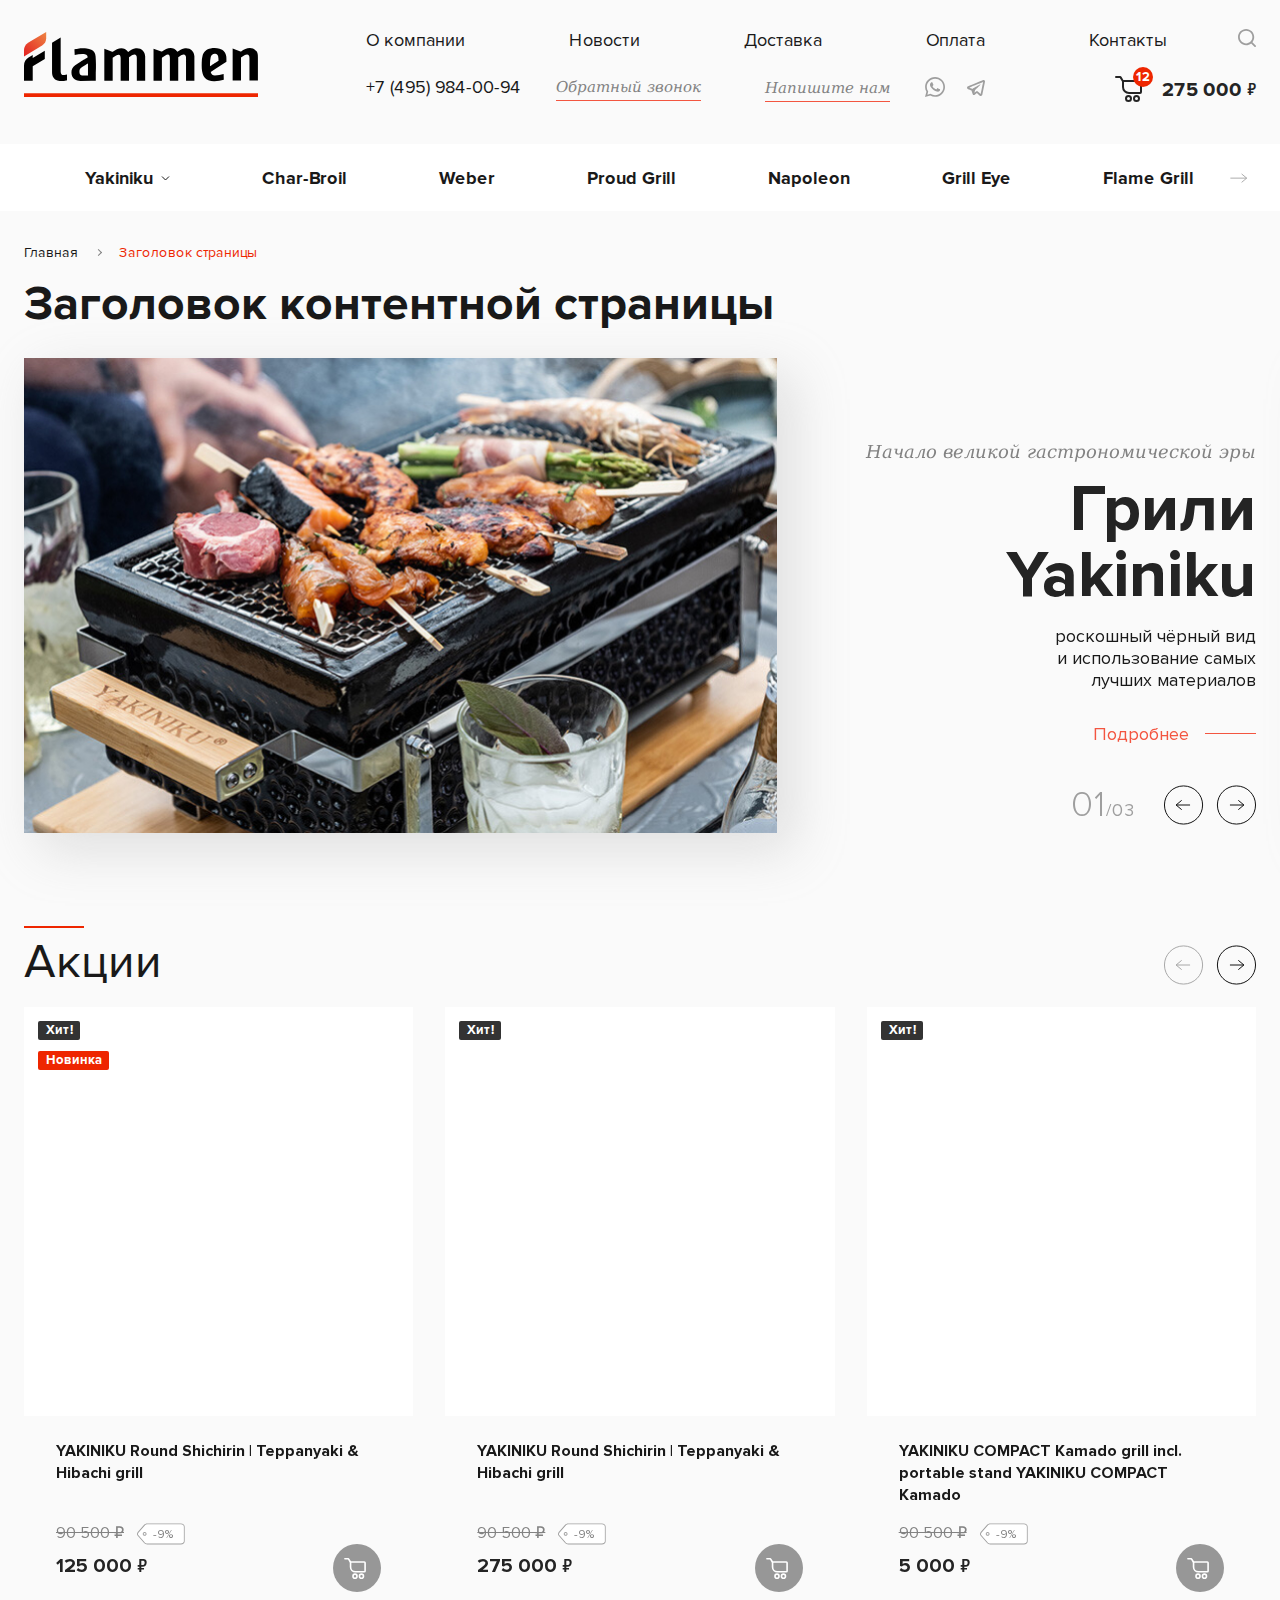
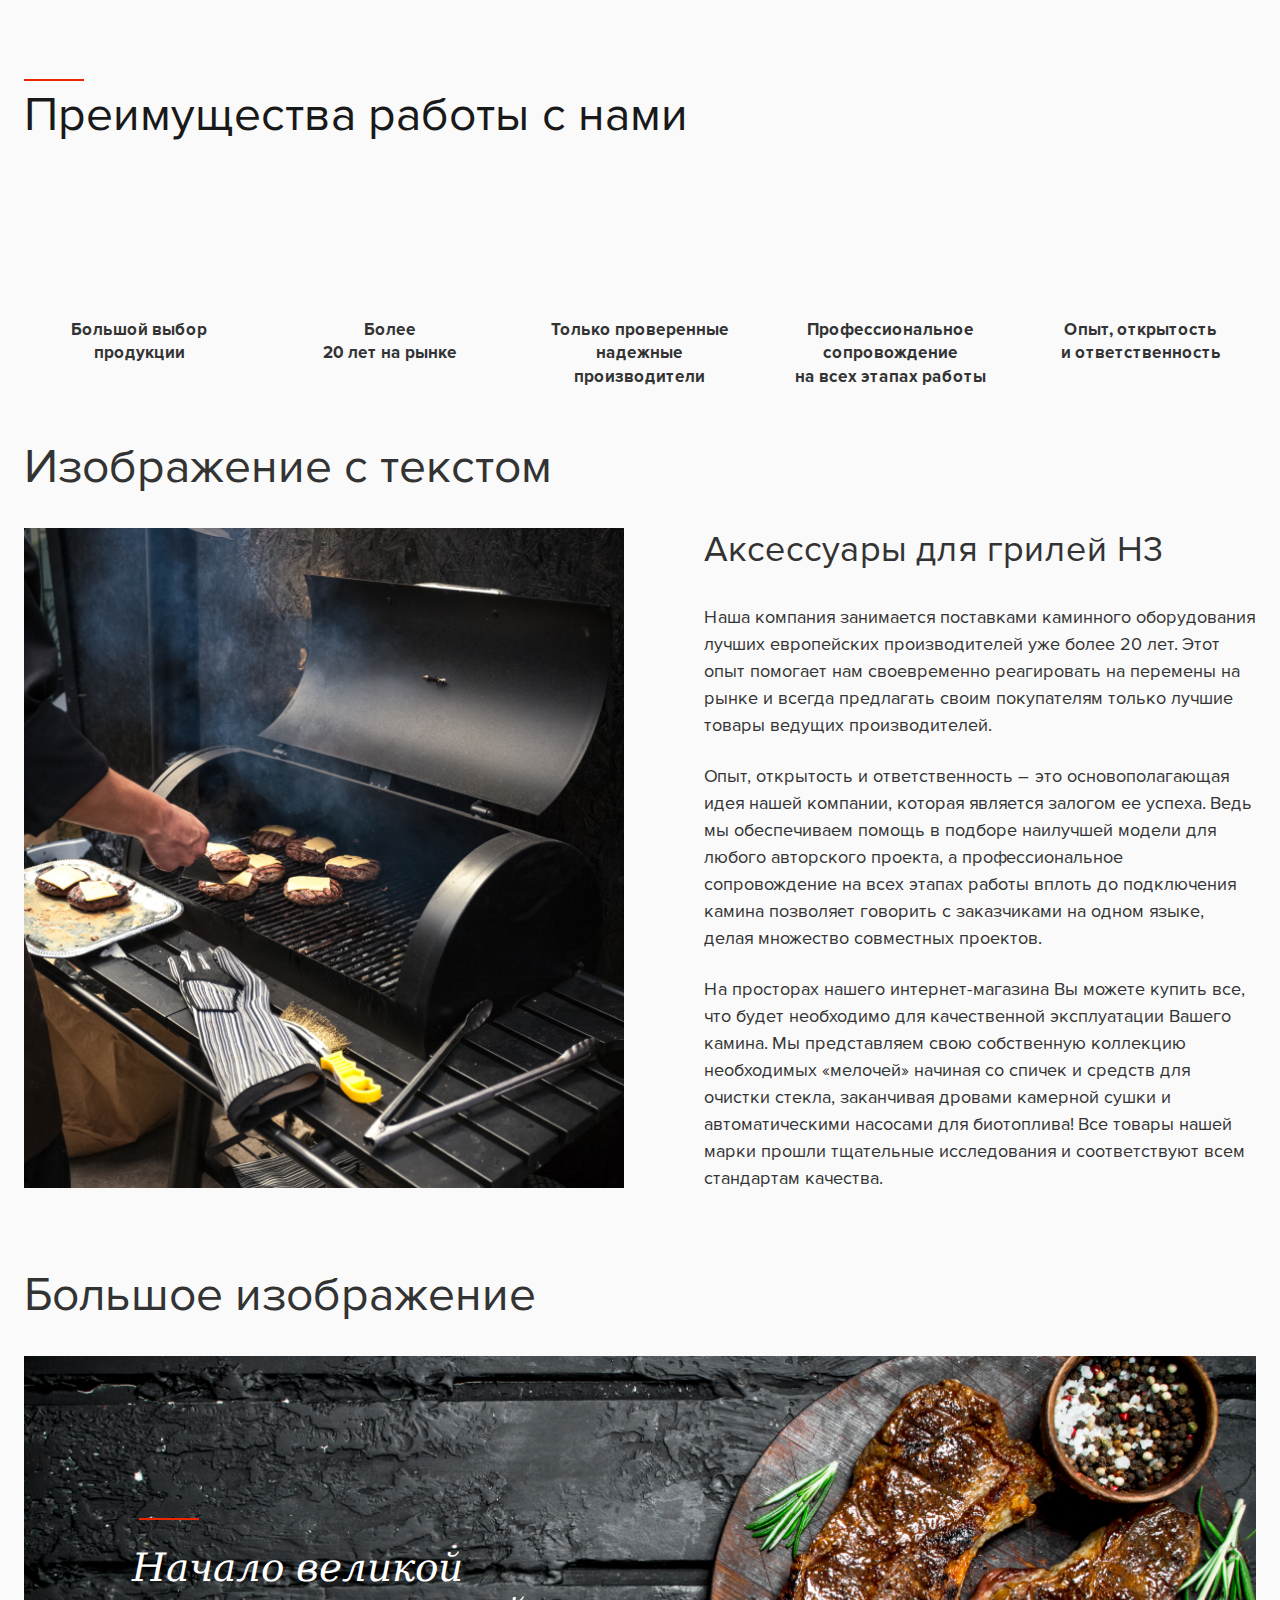
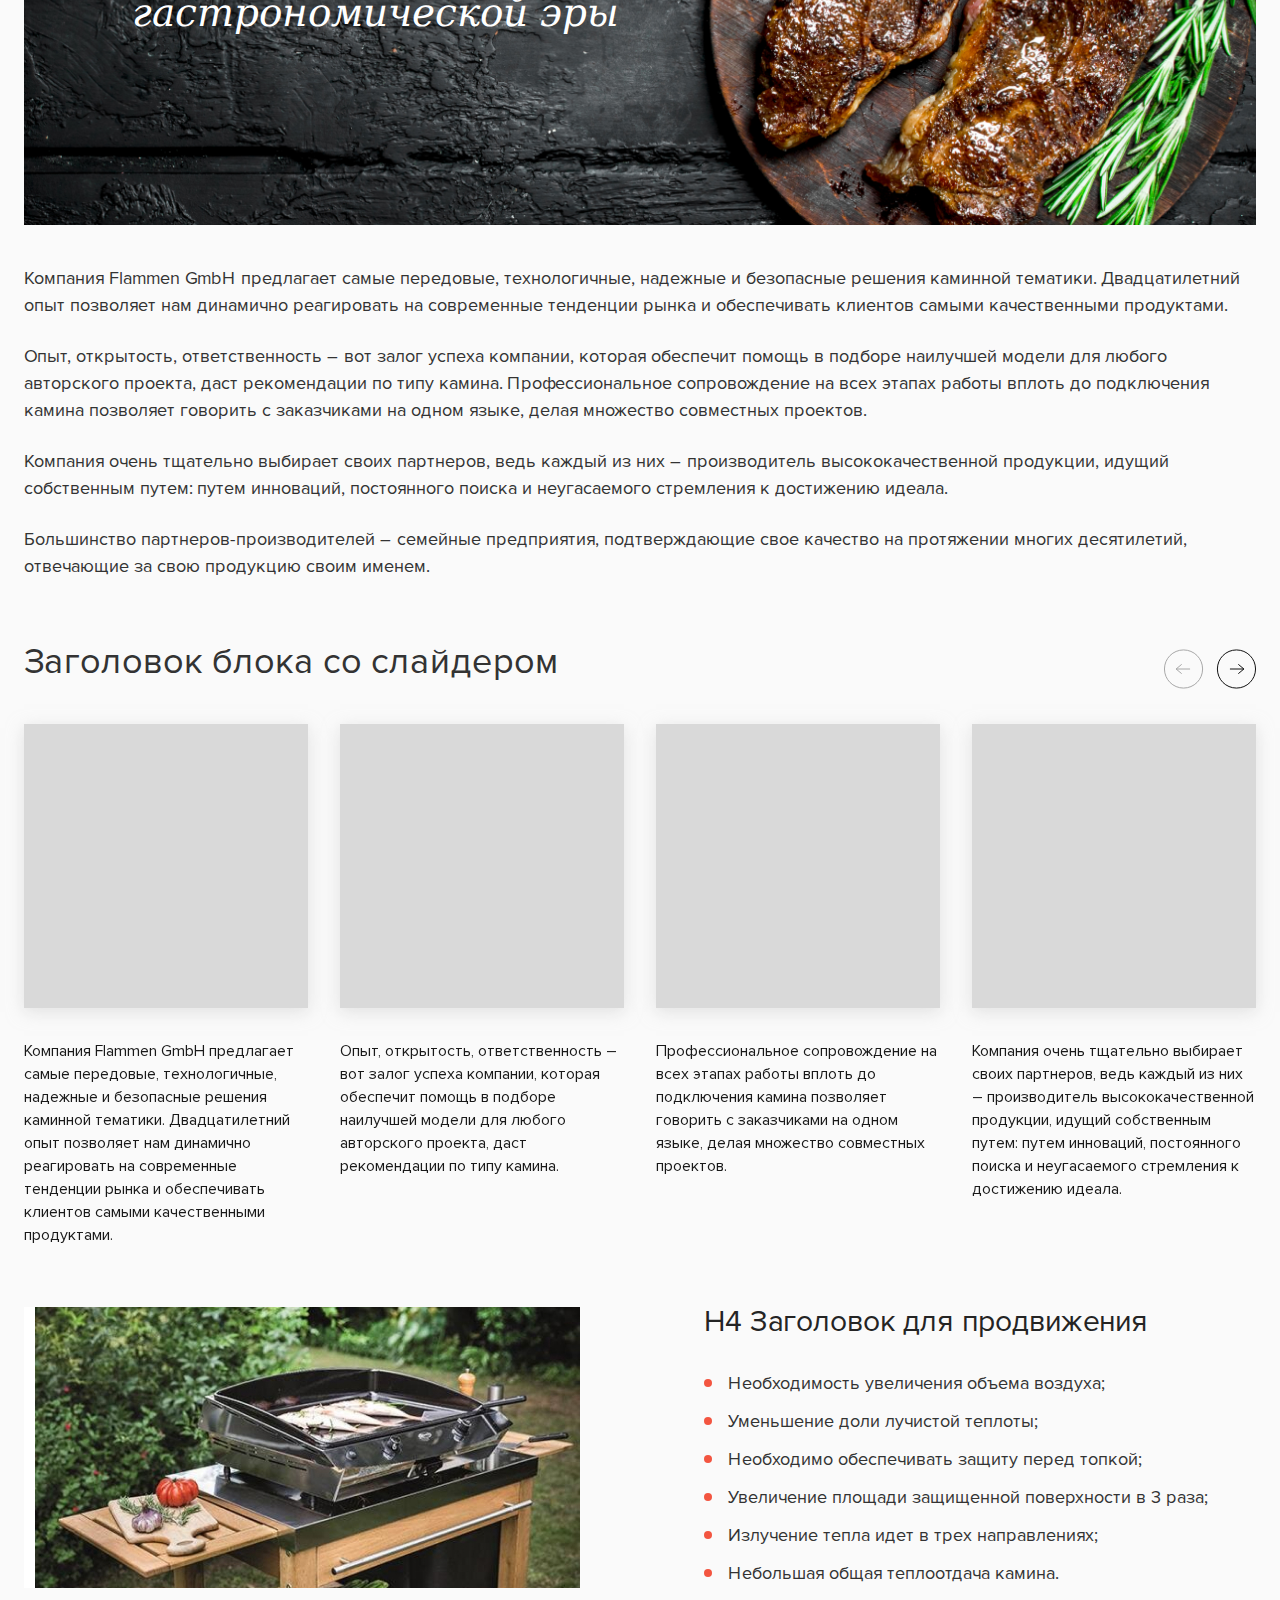
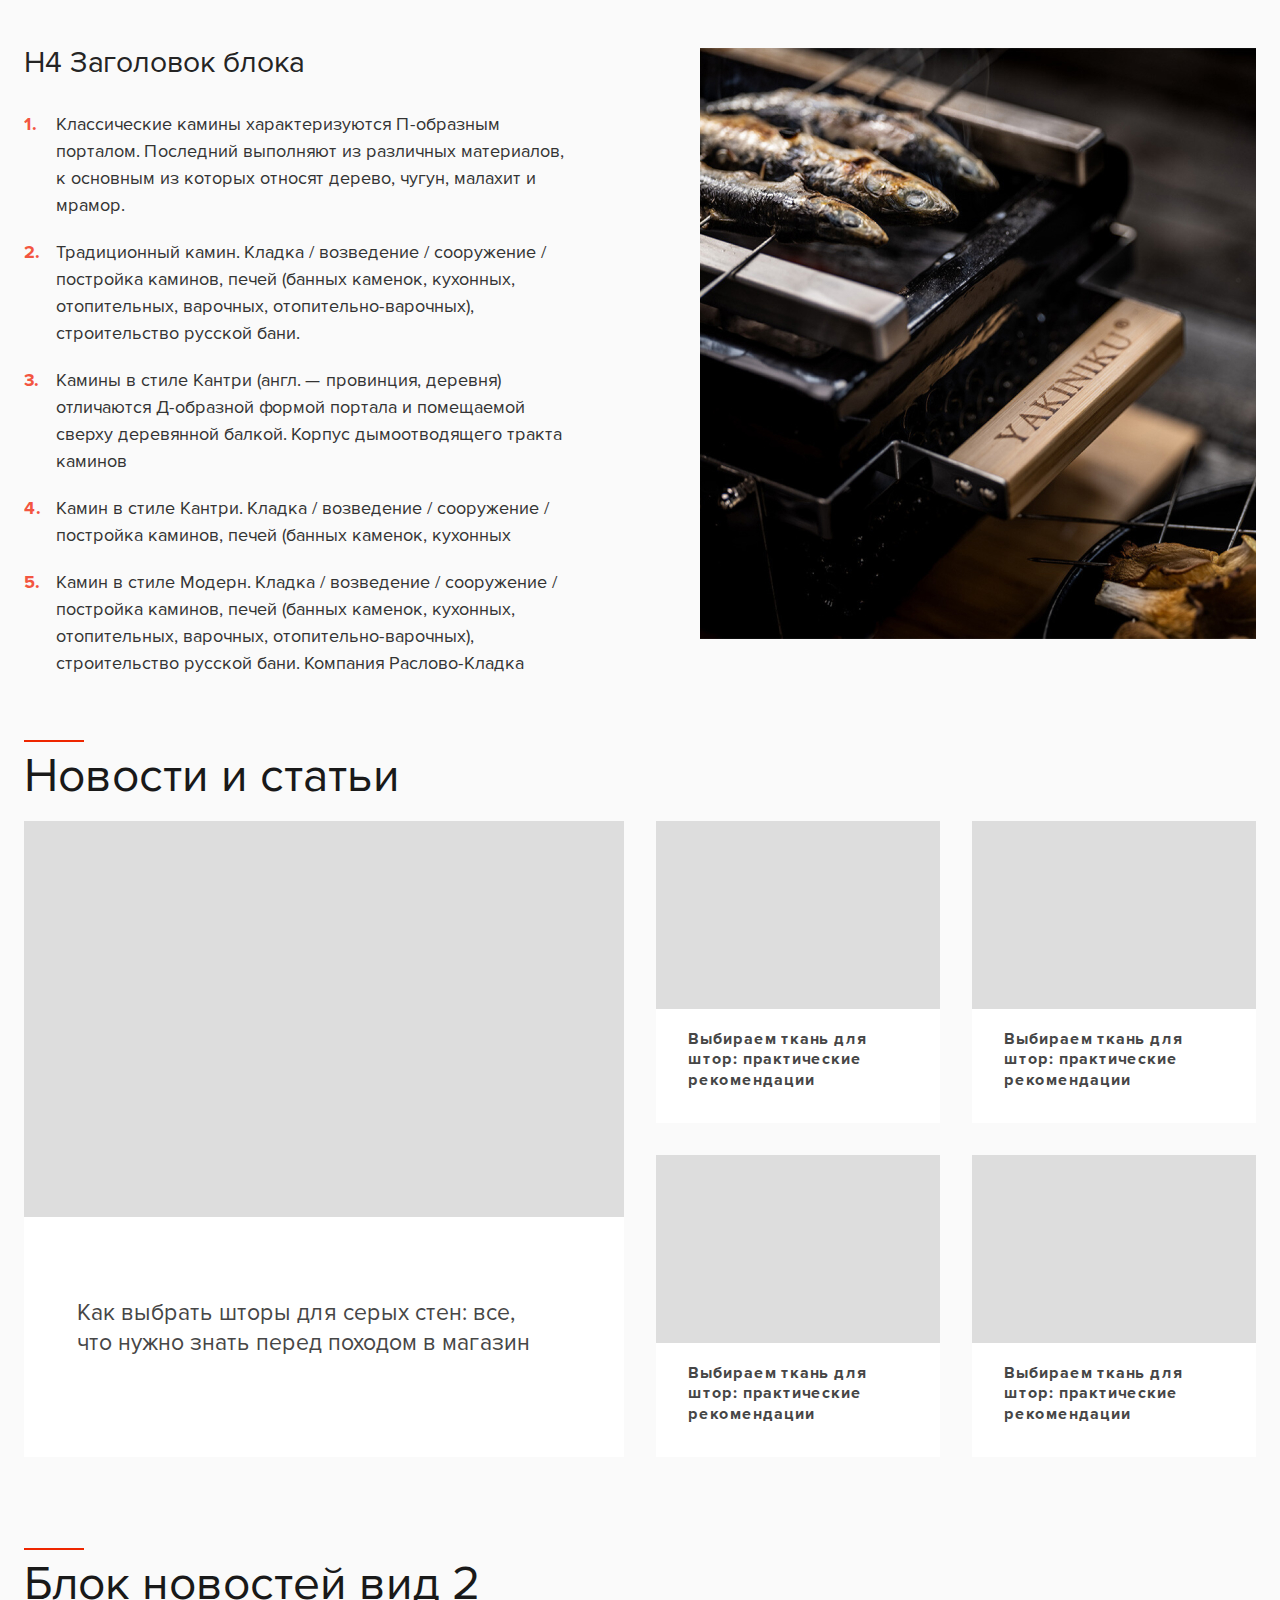
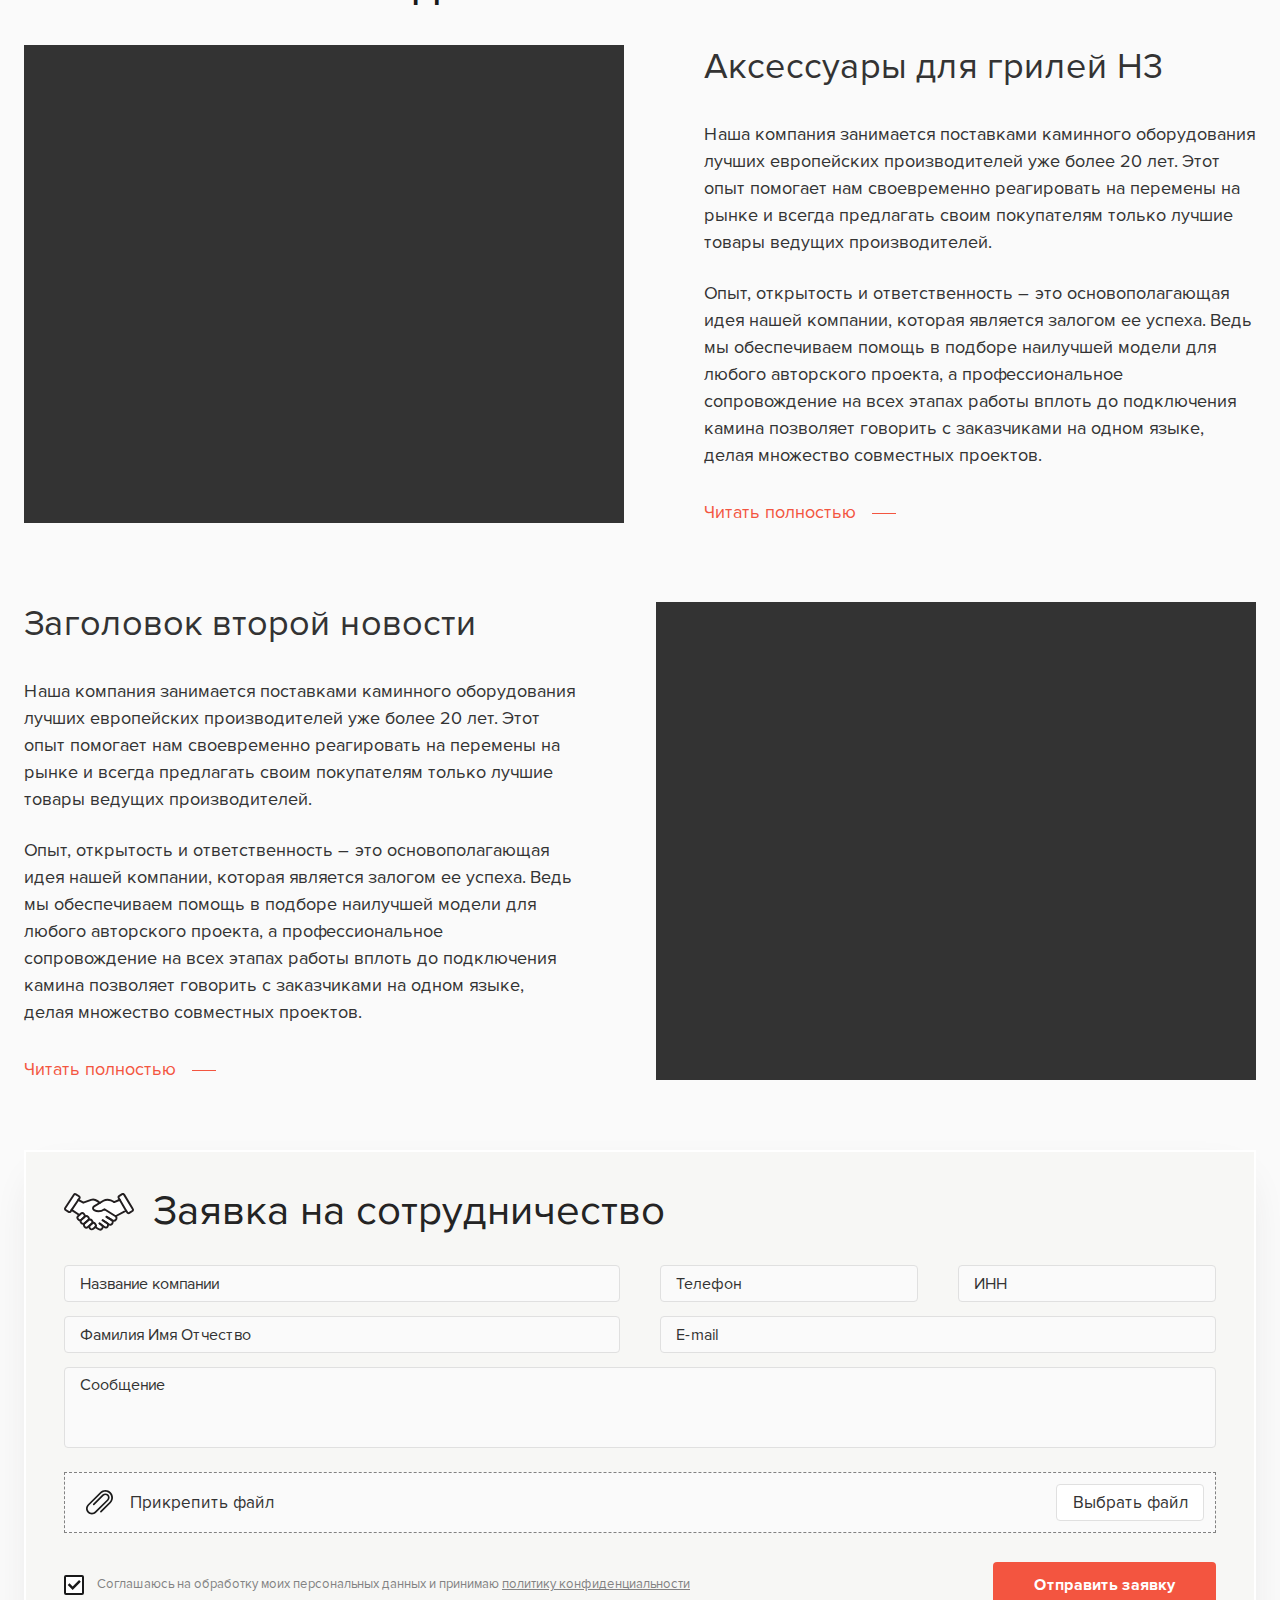
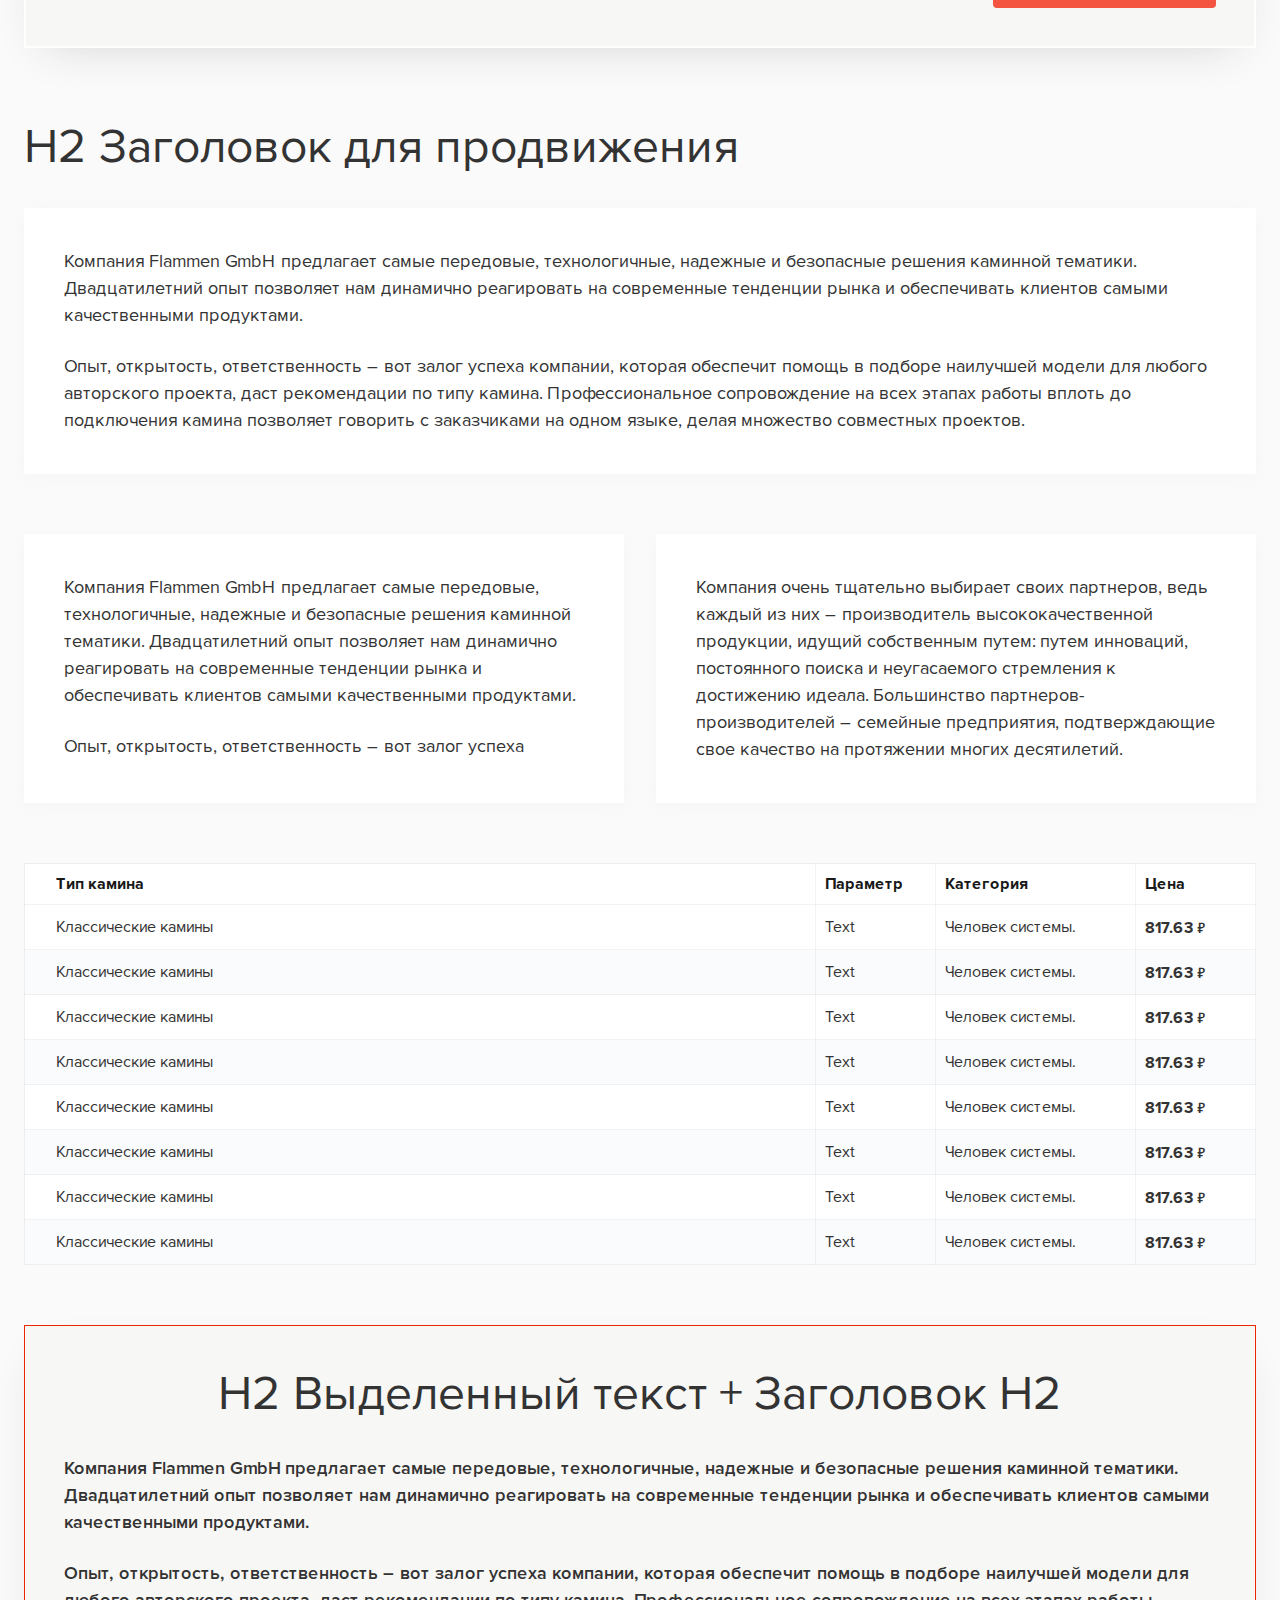
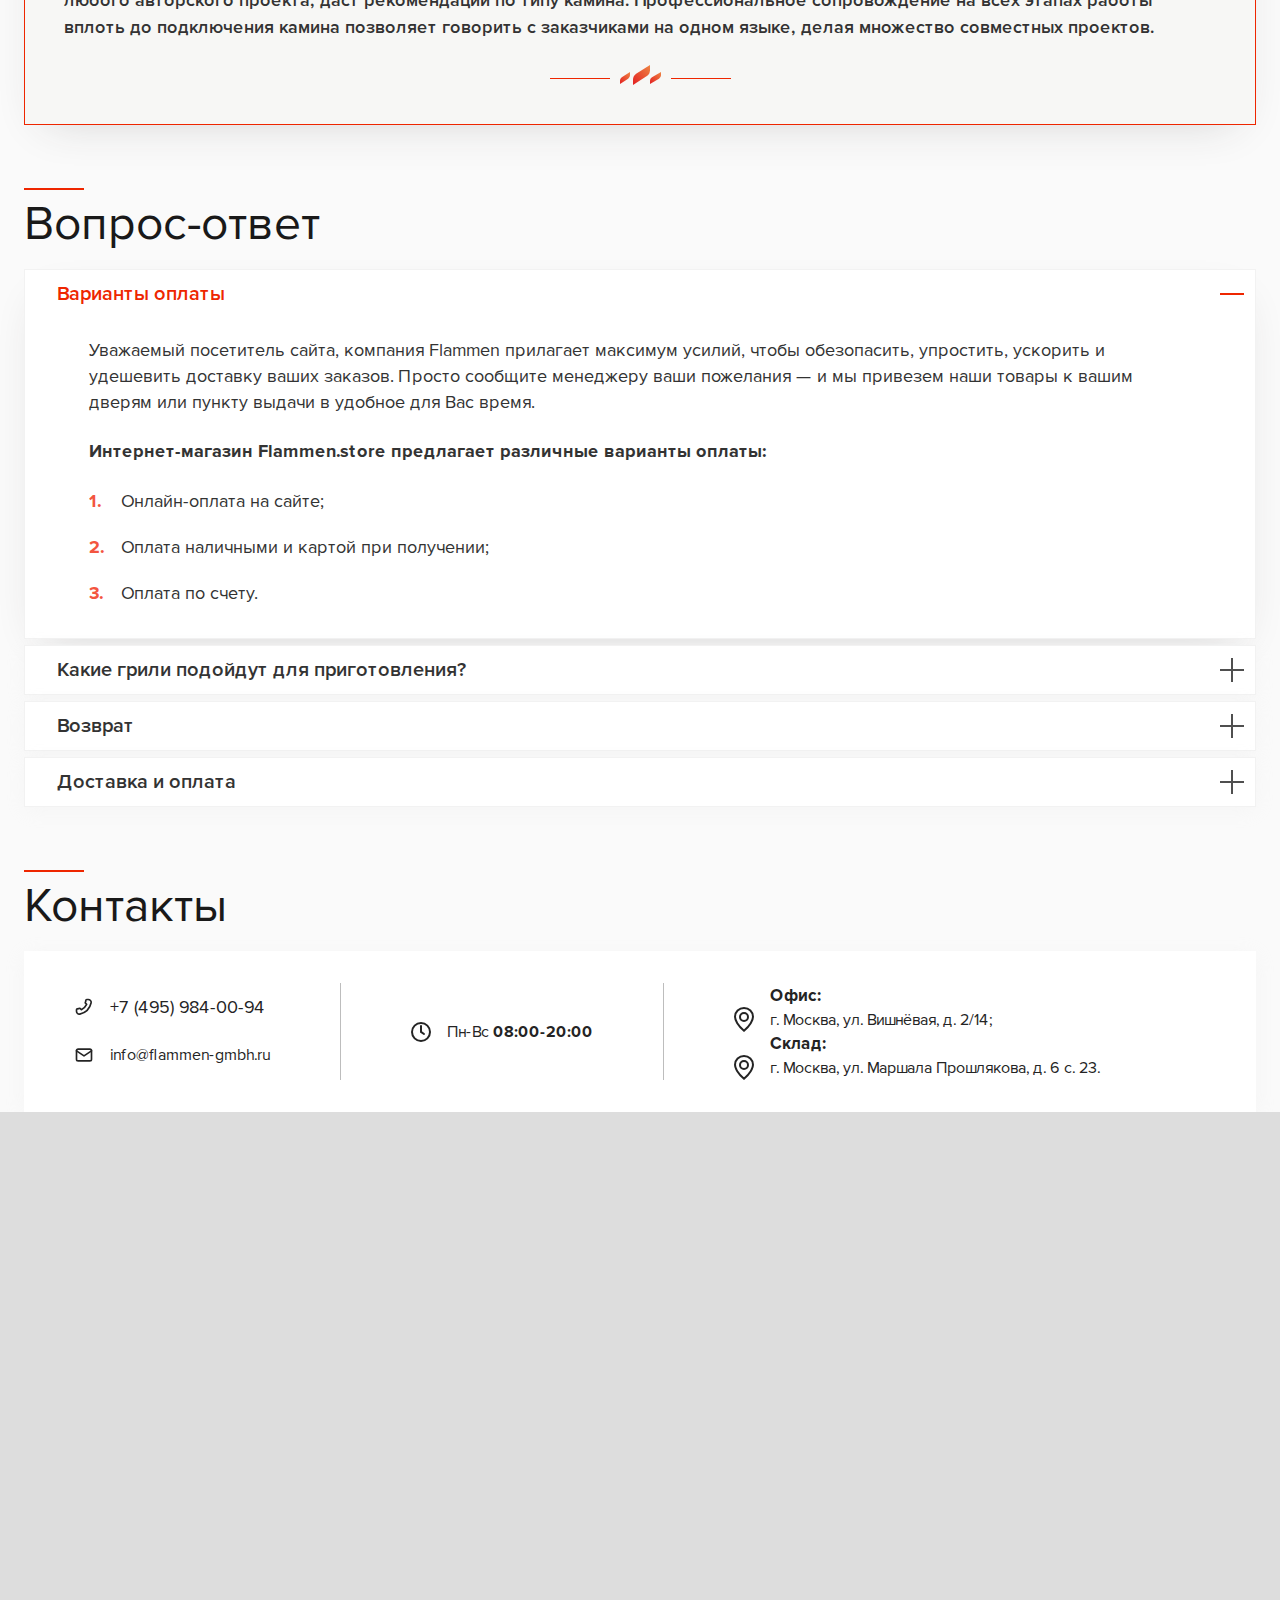
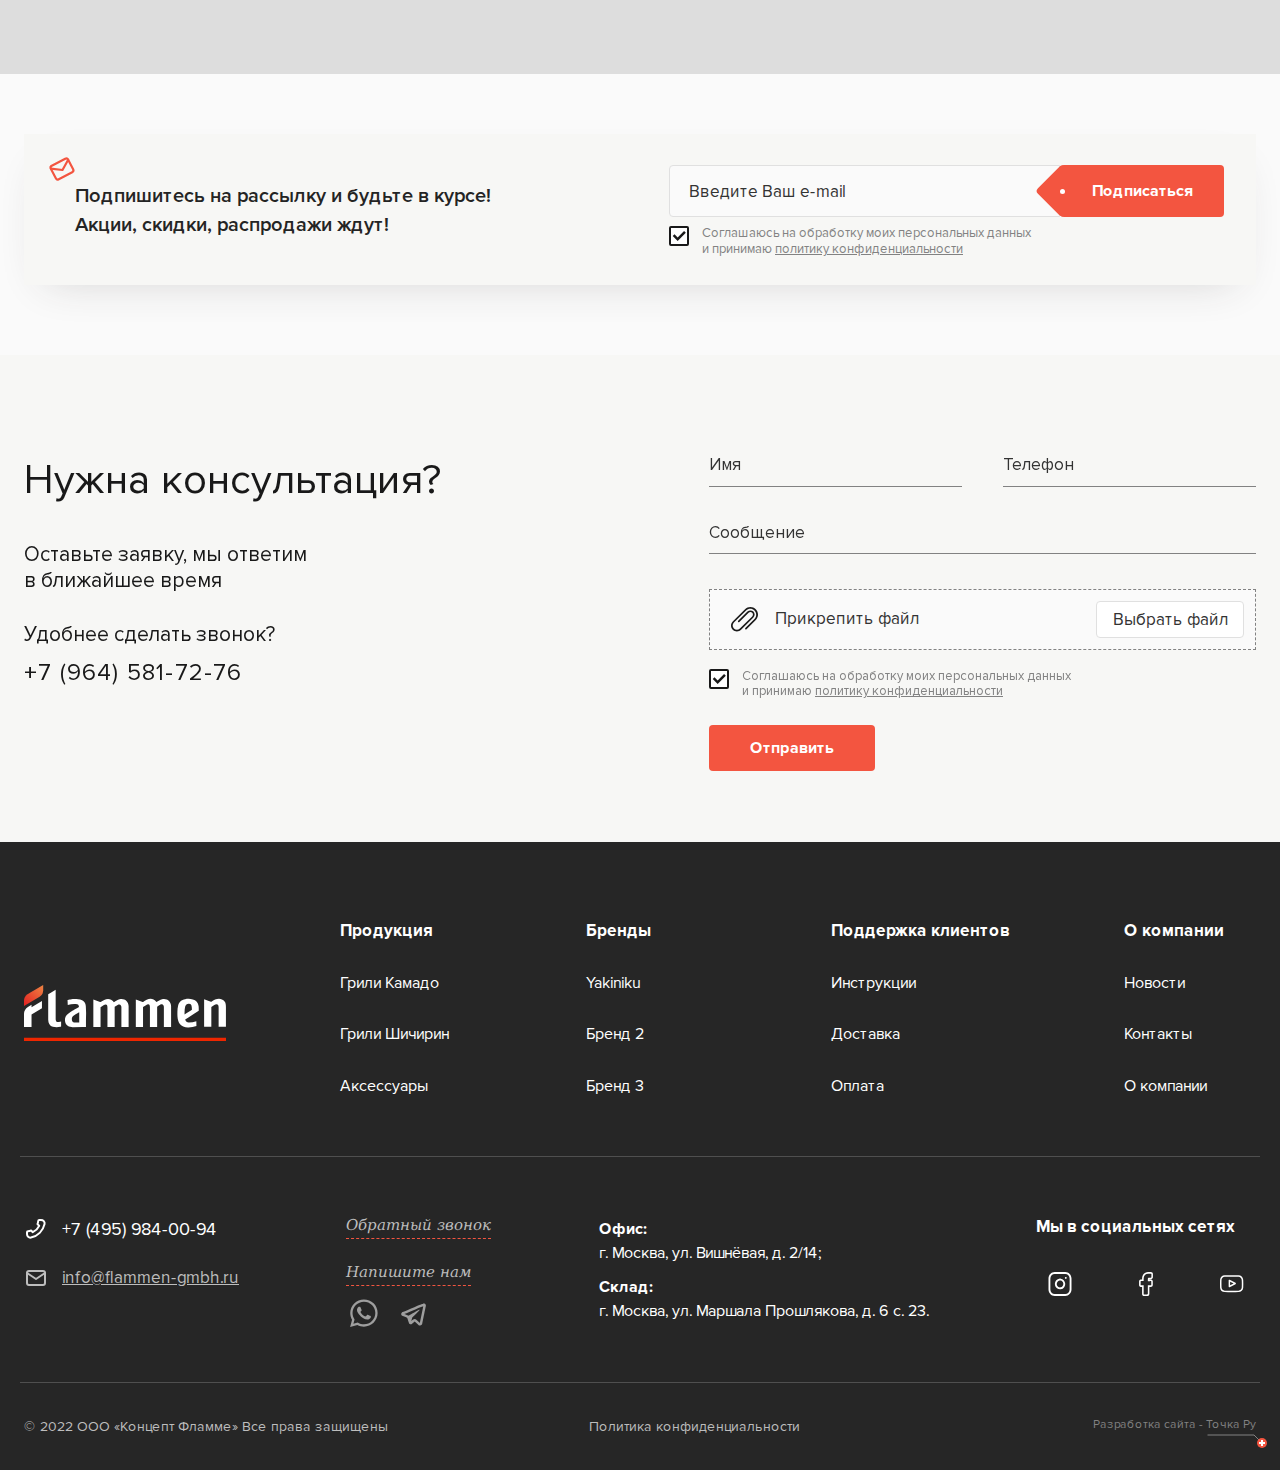
<file: text_page.html>
<!DOCTYPE html>
<html lang="ru">
	<head>
		<meta http-equiv="Content-Type" content="text/html; charset=utf-8">

		<!-- Адаптирование страницы для мобильных устройств -->
		<meta name="viewport" content="width=device-width, initial-scale=1, maximum-scale=1">

		<!-- Запрет распознования номера телефона -->
		<meta name="format-detection" content="telephone=no">
		<meta name="SKYPE_TOOLBAR" content ="SKYPE_TOOLBAR_PARSER_COMPATIBLE">

		<!-- Заголовок страницы -->
		<title>Заголовок страницы</title>

		<!-- Данное значение часто используют(использовали) поисковые системы -->
		<meta name="description" content="">
		<meta name="keywords" content="">

		<!-- Изменение цвета панели моб. браузера -->
		<meta name="msapplication-TileColor" content="#EE2600">
		<meta name="theme-color" content="#EE2600">

		<!-- Подключение файлов стилей -->
		<link rel="stylesheet" href="css/swiper-bundle.min.css" async>
		<link rel="stylesheet" href="css/swiper.css" async>
		<link rel="stylesheet" href="css/fancybox.css" async>
		<link rel="stylesheet" href="css/ion.rangeSlider.css" async>
		<link rel="stylesheet" href="css/styles.css" async>

		<link rel="stylesheet" href="css/response_1239.css" media="print, (max-width: 1239px)" async>
		<link rel="stylesheet" href="css/response_1023.css" media="print, (max-width: 1023px)" async>
		<link rel="stylesheet" href="css/response_767.css" media="print, (max-width: 767px)" async>
		<link rel="stylesheet" href="css/response_479.css" media="(max-width: 479px)" async>
	</head>

	<body>
		<div class="wrap">
			<div class="main">
				<header>
					<button class="close_btn"></button>

					<div class="scroll">
						<div class="info">
							<div class="cont row">
								<a href="/" class="logo">
									<img src="images/logo.svg" alt="">
								</a>

								<div class="data">
									<div class="row">
										<div class="links">
											<div><a href="/">О компании</a></div>
											<div><a href="/">Новости</a></div>
											<div><a href="/">Доставка</a></div>
											<div><a href="/">Оплата</a></div>
											<div><a href="/">Контакты</a></div>
										</div>

										<div class="search modal_cont">
											<button class="btn mini_modal_btn" data-modal-id="#search_modal">
												<svg class="icon"><use xlink:href="images/sprite.svg#ic_search"></use></svg>
											</button>

											<div class="mini_modal" id="search_modal">
												<form action="">
													<input type="text" name="" value="" class="input" placeholder="Поиск по сайту">

													<button type="button" class="close_btn">
														<svg class="icon"><use xlink:href="images/sprite.svg#ic_close"></use></svg>
													</button>

													<button type="submit" class="submit_btn">
														<svg class="icon"><use xlink:href="images/sprite.svg#ic_search"></use></svg>
													</button>
												</form>
											</div>
										</div>
									</div>

									<div class="row">
										<div class="call">
											<div class="phone">
												<a href="tel:+74959840094">+7 (495) 984-00-94</a>
											</div>

											<button class="callback_btn modal_btn" data-modal="callback_modal">Обратный звонок</button>
										</div>

										<div class="write">
											<button class="feedback_btn modal_btn" data-modal="feedback_modal">Напишите нам</button>

											<div class="messengers">
												<a href="/" target="_blank" rel="noopener nofollow">
													<svg class="icon"><use xlink:href="images/sprite.svg#ic_whatsapp"></use></svg>
												</a>

												<a href="/" target="_blank" rel="noopener nofollow">
													<svg class="icon"><use xlink:href="images/sprite.svg#ic_telegram"></use></svg>
												</a>
											</div>
										</div>

										<a href="/" class="cart_link">
											<div class="icon">
												<span>12</span>
												<svg><use xlink:href="images/sprite.svg#ic_cart"></use></svg>
											</div>

											<div>275 000 <span class="currency">7</span></div>
										</a>
									</div>
								</div>
							</div>
						</div>

						<div class="bottom">
							<div class="cont">
								<nav class="menu row">
									<div class="menu_item">
										<a href="/" class="sub_link">
											<span>Yakiniku</span>
											<svg class="icon"><use xlink:href="images/sprite.svg#ic_arr_ver"></use></svg>
										</a>

										<div class="sub_menu">
											<div><a href="/">Камадо Yakiniku</a></div>
											<div><a href="/">Шичирин Yakiniku</a></div>
											<div><a href="/">Аксессуары Yakiniku</a></div>
										</div>
									</div>

									<div class="menu_item">
										<a href="/">
											<span>Char-Broil</span>
										</a>
									</div>

									<div class="menu_item">
										<a href="/">
											<span>Weber</span>
										</a>
									</div>

									<div class="menu_item">
										<a href="/">
											<span>Proud Grill</span>
										</a>
									</div>

									<div class="menu_item">
										<a href="/">
											<span>Napoleon</span>
										</a>
									</div>

									<div class="menu_item">
										<a href="/">
											<span>Grill Eye</span>
										</a>
									</div>

									<div class="menu_item">
										<a href="/">
											<span>Flame Grill</span>
										</a>
									</div>

									<div class="all">
										<a href="/">
											<svg class="icon"><use xlink:href="images/sprite.svg#ic_arrow_hor"></use></svg>
										</a>
									</div>
								</nav>
							</div>
						</div>
					</div>
				</header>


				<section class="mob_header">
					<div class="cont row">
						<div class="logo">
							<img src="images/logo.svg" alt="">
						</div>

						<div class="phone">
							<a href="tel:+74959840094">+7 (495) 984-00-94</a>
						</div>

						<a href="/" class="cart_link">
							<span>12</span>
							<svg><use xlink:href="images/sprite.svg#ic_cart"></use></svg>
						</a>

						<button class="mob_menu_btn">
							<span></span>
						</button>
					</div>
				</section>


				<section class="page_head">
					<div class="cont">
						<div class="breadcrumbs">
							<a href="/">Главная</a> <span class="sep"></span>
							<span class="current">Заголовок страницы</span>
						</div>

						<h1 class="page_title">Заголовок контентной страницы</h1>
					</div>
				</section>


				<section class="main_slider">
					<div class="swiper">
						<div class="swiper-wrapper">
							<div class="swiper-slide">
								<div class="cont">
									<div class="image">
										<img data-src="images/tmp/main_slider_img.jpg" alt="" class="swiper-lazy">
									</div>

									<div class="data">
										<div class="pre_title">Начало великой гастрономической эры</div>

										<div class="title">Грили<br> Yakiniku</div>

										<div class="desc">роскошный чёрный вид<br> и использование самых лучших материалов</div>

										<a href="/" class="link">Подробнее</a>
									</div>
								</div>
							</div>

							<div class="swiper-slide">
								<div class="cont">
									<div class="image">
										<img data-src="images/tmp/main_slider_img.jpg" alt="" class="swiper-lazy">
									</div>

									<div class="data">
										<div class="pre_title">Начало великой гастрономической эры</div>

										<div class="title">Грили<br> Yakiniku</div>

										<div class="desc">роскошный чёрный вид и использование самых лучших материалов</div>

										<a href="/" class="link">Подробнее</a>
									</div>
								</div>
							</div>

							<div class="swiper-slide">
								<div class="cont">
									<div class="image">
										<img data-src="images/tmp/main_slider_img.jpg" alt="" class="swiper-lazy">
									</div>

									<div class="data">
										<div class="pre_title">Начало великой гастрономической эры</div>

										<div class="title">Грили<br> Yakiniku</div>

										<div class="desc">роскошный чёрный вид и использование самых лучших материалов</div>

										<a href="/" class="link">Подробнее</a>
									</div>
								</div>
							</div>
						</div>

						<div class="controls">
							<div class="count">
								<span class="current">01</span>/<span class="total">01</span>
							</div>

							<div class="swiper-button-prev">
								<svg class="icon"><use xlink:href="images/sprite.svg#ic_arrow_hor_circle"></use></svg>
							</div>

							<div class="swiper-button-next">
								<svg class="icon"><use xlink:href="images/sprite.svg#ic_arrow_hor_circle"></use></svg>
							</div>
						</div>
					</div>
				</section>


				<section class="products">
					<div class="cont">
						<div class="block_head pad_r">
							<div class="title">Акции</div>
						</div>

						<div class="swiper products_swiper big">
							<div class="swiper-wrapper">
								<div class="swiper-slide">
									<div class="product">
										<div class="stickers">
											<div><div class="sticker black">Хит!</div></div>
											<div><div class="sticker red">Новинка</div></div>
										</div>

										<a href="/" class="thumb">
											<div><img data-src="images/tmp/product_thumb1.png" alt="" class="lazyload"></div>
										</a>

										<div class="name">
											<a href="/">YAKINIKU Round Shichirin | Teppanyaki & Hibachi grill</a>
										</div>

										<div class="price">
											<div class="old">90 500 ₽</div>
											<div class="discount">-9%</div>
											<div class="new">125 000 <span class="currency">7</span></div>
										</div>

										<button class="buy_btn">
											<svg class="icon"><use xlink:href="images/sprite.svg#ic_cart"></use></svg>
										</button>
									</div>
								</div>

								<div class="swiper-slide">
									<div class="product">
										<div class="stickers">
											<div><div class="sticker black">Хит!</div></div>
										</div>

										<a href="/" class="thumb">
											<div><img data-src="images/tmp/product_thumb2.png" alt="" class="lazyload"></div>
										</a>

										<div class="name">
											<a href="/">YAKINIKU Round Shichirin | Teppanyaki & Hibachi grill</a>
										</div>

										<div class="price">
											<div class="old">90 500 ₽</div>
											<div class="discount">-9%</div>
											<div class="new">275 000 <span class="currency">7</span></div>
										</div>

										<button class="buy_btn">
											<svg class="icon"><use xlink:href="images/sprite.svg#ic_cart"></use></svg>
										</button>
									</div>
								</div>

								<div class="swiper-slide">
									<div class="product">
										<div class="stickers">
											<div><div class="sticker black">Хит!</div></div>
										</div>

										<a href="/" class="thumb">
											<div><img data-src="images/tmp/product_thumb3.png" alt="" class="lazyload"></div>
										</a>

										<div class="name">
											<a href="/">YAKINIKU COMPACT Kamado grill incl. portable stand YAKINIKU COMPACT Kamado</a>
										</div>

										<div class="price">
											<div class="old">90 500 ₽</div>
											<div class="discount">-9%</div>
											<div class="new">5 000 <span class="currency">7</span></div>
										</div>

										<button class="buy_btn">
											<svg class="icon"><use xlink:href="images/sprite.svg#ic_cart"></use></svg>
										</button>
									</div>
								</div>

								<div class="swiper-slide">
									<div class="product">
										<div class="stickers">
											<div><div class="sticker black">Хит!</div></div>
											<div><div class="sticker red">Новинка</div></div>
										</div>

										<a href="/" class="thumb">
											<div><img data-src="images/tmp/product_thumb1.png" alt="" class="lazyload"></div>
										</a>

										<div class="name">
											<a href="/">YAKINIKU Round Shichirin | Teppanyaki & Hibachi grill</a>
										</div>

										<div class="price">
											<div class="old">90 500 ₽</div>
											<div class="discount">-9%</div>
											<div class="new">125 000 <span class="currency">7</span></div>
										</div>

										<button class="buy_btn">
											<svg class="icon"><use xlink:href="images/sprite.svg#ic_cart"></use></svg>
										</button>
									</div>
								</div>

								<div class="swiper-slide">
									<div class="product">
										<div class="stickers">
											<div><div class="sticker black">Хит!</div></div>
										</div>

										<a href="/" class="thumb">
											<div><img data-src="images/tmp/product_thumb2.png" alt="" class="lazyload"></div>
										</a>

										<div class="name">
											<a href="/">YAKINIKU Round Shichirin | Teppanyaki & Hibachi grill</a>
										</div>

										<div class="price">
											<div class="old">90 500 ₽</div>
											<div class="discount">-9%</div>
											<div class="new">275 000 <span class="currency">7</span></div>
										</div>

										<button class="buy_btn">
											<svg class="icon"><use xlink:href="images/sprite.svg#ic_cart"></use></svg>
										</button>
									</div>
								</div>

								<div class="swiper-slide">
									<div class="product">
										<div class="stickers">
											<div><div class="sticker black">Хит!</div></div>
										</div>

										<a href="/" class="thumb">
											<div><img data-src="images/tmp/product_thumb3.png" alt="" class="lazyload"></div>
										</a>

										<div class="name">
											<a href="/">YAKINIKU COMPACT Kamado grill incl. portable stand YAKINIKU COMPACT Kamado</a>
										</div>

										<div class="price">
											<div class="old">90 500 ₽</div>
											<div class="discount">-9%</div>
											<div class="new">5 000 <span class="currency">7</span></div>
										</div>

										<button class="buy_btn">
											<svg class="icon"><use xlink:href="images/sprite.svg#ic_cart"></use></svg>
										</button>
									</div>
								</div>
							</div>

							<div class="controls">
								<div class="swiper-button-prev">
									<svg class="icon"><use xlink:href="images/sprite.svg#ic_arrow_hor_circle"></use></svg>
								</div>

								<div class="swiper-button-next">
									<svg class="icon"><use xlink:href="images/sprite.svg#ic_arrow_hor_circle"></use></svg>
								</div>
							</div>
						</div>
					</div>
				</section>


				<section class="advantages">
					<div class="cont">
						<div class="block_head">
							<div class="title">Преимущества работы с нами</div>
						</div>

						<div class="row">
							<div class="item">
								<div class="icon">
									<img data-src="images/ic_advantage1.svg" alt="" class="lazyload">
								</div>

								<div>Большой выбор<br> продукции</div>
							</div>

							<div class="item">
								<div class="icon">
									<img data-src="images/ic_advantage2.svg" alt="" class="lazyload">
								</div>

								<div>Более<br> 20 лет на рынке</div>
							</div>

							<div class="item">
								<div class="icon">
									<img data-src="images/ic_advantage3.svg" alt="" class="lazyload">
								</div>

								<div>Только проверенные<br> надежные<br> производители</div>
							</div>

							<div class="item">
								<div class="icon">
									<img data-src="images/ic_advantage4.svg" alt="" class="lazyload">
								</div>

								<div>Профессиональное<br> сопровождение <br> на всех этапах работы</div>
							</div>

							<div class="item">
								<div class="icon">
									<img data-src="images/ic_advantage5.svg" alt="" class="lazyload">
								</div>

								<div>Опыт, открытость<br> и ответственность</div>
							</div>
						</div>
					</div>
				</section>


				<section class="block">
					<div class="cont">
						<div class="text_block">
							<h2>Изображение с текстом</h2>

							<div class="img_block">
								<img src="images/tmp/text_img.jpg" alt="">

								<div>
									<h3>Аксессуары для грилей Н3</h3>

									<p>Наша компания занимается поставками каминного оборудования лучших европейских производителей уже более 20 лет. Этот опыт помогает нам своевременно реагировать на перемены на рынке и всегда предлагать своим покупателям только лучшие товары ведущих производителей.</p>

									<p>Опыт, открытость и ответственность – это основополагающая идея нашей компании, которая является залогом ее успеха. Ведь мы обеспечиваем помощь в подборе наилучшей модели для любого авторского проекта, а профессиональное сопровождение на всех этапах работы вплоть до подключения камина позволяет говорить с заказчиками на одном языке, делая множество совместных проектов.</p>

									<p>На просторах нашего интернет-магазина Вы можете купить все, что будет необходимо для качественной эксплуатации Вашего камина. Мы представляем свою собственную коллекцию необходимых «мелочей» начиная со спичек и средств для очистки стекла, заканчивая дровами камерной сушки и автоматическими насосами для биотоплива! Все товары нашей марки прошли тщательные исследования и соответствуют всем стандартам качества.</p>
								</div>
							</div>

							<h2>Большое изображение</h2>

							<figure>
								<img src="images/tmp/text_img2.jpg" alt="">
								<figcaption>Начало великой гастрономической эры</figcaption>
							</figure>

							<p>Компания Flammen GmbH предлагает самые передовые, технологичные, надежные и безопасные решения каминной тематики. Двадцатилетний опыт позволяет нам динамично реагировать на современные тенденции рынка и обеспечивать клиентов самыми качественными продуктами.</p>

							<p>Опыт, открытость, ответственность – вот залог успеха компании, которая обеспечит помощь в подборе наилучшей модели для любого авторского проекта, даст рекомендации по типу камина. Профессиональное сопровождение на всех этапах работы вплоть до подключения камина позволяет говорить с заказчиками на одном языке, делая множество совместных проектов.</p>

							<p>Компания очень тщательно выбирает своих партнеров, ведь каждый из них – производитель высококачественной продукции, идущий собственным путем: путем инноваций, постоянного поиска и неугасаемого стремления к достижению идеала.</p>

							<p>Большинство партнеров-производителей – семейные предприятия, подтверждающие свое качество на протяжении многих десятилетий, отвечающие за свою продукцию своим именем.</p>

							<div class="slider">
								<h3 class="title">Заголовок блока со слайдером</h3>

								<div class="swiper">
									<div class="swiper-wrapper">
										<div class="swiper-slide">
											<a href="images/tmp/text_slider_img1.jpg" class="item fancy_img" data-fancybox="text_slider">
												<div class="thumb">
													<img data-src="images/tmp/text_slider_img1.jpg" alt="" class="lazyload">
												</div>

												<div>Компания Flammen GmbH предлагает самые передовые, технологичные, надежные и безопасные решения каминной тематики. Двадцатилетний опыт позволяет нам динамично реагировать на современные тенденции рынка и обеспечивать клиентов самыми качественными продуктами.</div>
											</a>
										</div>

										<div class="swiper-slide">
											<a href="images/tmp/text_slider_img2.jpg" class="item fancy_img" data-fancybox="text_slider">
												<div class="thumb">
													<img data-src="images/tmp/text_slider_img2.jpg" alt="" class="lazyload">
												</div>

												<div>Опыт, открытость, ответственность – вот залог успеха компании, которая обеспечит помощь в подборе наилучшей модели для любого авторского проекта, даст рекомендации по типу камина.</div>
											</a>
										</div>

										<div class="swiper-slide">
											<a href="images/tmp/text_slider_img3.jpg" class="item fancy_img" data-fancybox="text_slider">
												<div class="thumb">
													<img data-src="images/tmp/text_slider_img3.jpg" alt="" class="lazyload">
												</div>

												<div>Профессиональное сопровождение на всех этапах работы вплоть до подключения камина позволяет говорить с заказчиками на одном языке, делая множество совместных проектов.</div>
											</a>
										</div>

										<div class="swiper-slide">
											<a href="images/tmp/text_slider_img4.jpg" class="item fancy_img" data-fancybox="text_slider">
												<div class="thumb">
													<img data-src="images/tmp/text_slider_img4.jpg" alt="" class="lazyload">
												</div>

												<div>Компания очень тщательно выбирает своих партнеров, ведь каждый из них – производитель высококачественной продукции, идущий собственным путем: путем инноваций, постоянного поиска и неугасаемого стремления к достижению идеала.</div>
											</a>
										</div>

										<div class="swiper-slide">
											<a href="images/tmp/text_slider_img1.jpg" class="item fancy_img" data-fancybox="text_slider">
												<div class="thumb">
													<img data-src="images/tmp/text_slider_img1.jpg" alt="" class="lazyload">
												</div>

												<div>Компания Flammen GmbH предлагает самые передовые, технологичные, надежные и безопасные решения каминной тематики. Двадцатилетний опыт позволяет нам динамично реагировать на современные тенденции рынка и обеспечивать клиентов самыми качественными продуктами.</div>
											</a>
										</div>

										<div class="swiper-slide">
											<a href="images/tmp/text_slider_img2.jpg" class="item fancy_img" data-fancybox="text_slider">
												<div class="thumb">
													<img data-src="images/tmp/text_slider_img2.jpg" alt="" class="lazyload">
												</div>

												<div>Опыт, открытость, ответственность – вот залог успеха компании, которая обеспечит помощь в подборе наилучшей модели для любого авторского проекта, даст рекомендации по типу камина.</div>
											</a>
										</div>

										<div class="swiper-slide">
											<a href="images/tmp/text_slider_img3.jpg" class="item fancy_img" data-fancybox="text_slider">
												<div class="thumb">
													<img data-src="images/tmp/text_slider_img3.jpg" alt="" class="lazyload">
												</div>

												<div>Профессиональное сопровождение на всех этапах работы вплоть до подключения камина позволяет говорить с заказчиками на одном языке, делая множество совместных проектов.</div>
											</a>
										</div>

										<div class="swiper-slide">
											<a href="images/tmp/text_slider_img4.jpg" class="item fancy_img" data-fancybox="text_slider">
												<div class="thumb">
													<img data-src="images/tmp/text_slider_img4.jpg" alt="" class="lazyload">
												</div>

												<div>Компания очень тщательно выбирает своих партнеров, ведь каждый из них – производитель высококачественной продукции, идущий собственным путем: путем инноваций, постоянного поиска и неугасаемого стремления к достижению идеала.</div>
											</a>
										</div>
									</div>

									<div class="controls">
										<div class="swiper-button-prev">
											<svg class="icon"><use xlink:href="images/sprite.svg#ic_arrow_hor_circle"></use></svg>
										</div>

										<div class="swiper-button-next">
											<svg class="icon"><use xlink:href="images/sprite.svg#ic_arrow_hor_circle"></use></svg>
										</div>
									</div>
								</div>
							</div>

							<div class="img_block">
								<img src="images/tmp/text_img3.jpg" alt="">

								<div>
									<h4>Н4  Заголовок для продвижения</h4>

									<ul>
										<li>Необходимость увеличения объема воздуха;</li>
										<li>Уменьшение доли лучистой теплоты;</li>
										<li>Необходимо обеспечивать защиту перед топкой;</li>
										<li>Увеличение площади защищенной поверхности в 3 раза;</li>
										<li>Излучение тепла идет в трех направлениях;</li>
										<li>Небольшая общая теплоотдача камина.</li>
									</ul>
								</div>
							</div>

							<div class="img_block">
								<div>
									<h4>Н4  Заголовок блока</h4>

									<ol>
										<li>Классические камины характеризуются П-образным порталом. Последний выполняют из различных материалов, к основным из которых относят дерево, чугун, малахит и мрамор.</li>

										<li>Традиционный камин. Кладка / возведение / сооружение / постройка каминов, печей (банных каменок, кухонных, отопительных, варочных, отопительно-варочных), строительство русской бани.</li>

										<li>Камины в стиле Кантри (англ. — провинция, деревня) отличаются Д-образной формой портала и помещаемой сверху деревянной балкой. Корпус дымоотводящего тракта каминов</li>

										<li>Камин в стиле Кантри. Кладка / возведение / сооружение / постройка каминов, печей (банных каменок, кухонных</li>

										<li>Камин в стиле Модерн. Кладка / возведение / сооружение / постройка каминов, печей (банных каменок, кухонных, отопительных, варочных, отопительно-варочных), строительство русской бани. Компания Раслово-Кладка</li>
									</ol>
								</div>

								<img src="images/tmp/text_img4.jpg" alt="">
							</div>
						</div>
					</div>
				</section>


				<section class="articles">
					<div class="cont">
						<div class="block_head">
							<div class="title">Новости и статьи</div>
						</div>

						<div class="grid">
							<a href="/" class="article big">
								<div class="thumb">
									<img data-src="images/tmp/article_thumb1.jpg" alt="" class="lazyload">
								</div>

								<div class="name">Как выбрать шторы для серых стен: все, что нужно знать перед походом в магазин</div>
							</a>

							<a href="/" class="article">
								<div class="thumb">
									<img data-src="images/tmp/article_thumb2.jpg" alt="" class="lazyload">
								</div>

								<div class="name">Выбираем ткань для штор: практические рекомендации</div>
							</a>

							<a href="/" class="article">
								<div class="thumb">
									<img data-src="images/tmp/article_thumb3.jpg" alt="" class="lazyload">
								</div>

								<div class="name">Выбираем ткань для штор: практические рекомендации</div>
							</a>

							<a href="/" class="article">
								<div class="thumb">
									<img data-src="images/tmp/article_thumb4.jpg" alt="" class="lazyload">
								</div>

								<div class="name">Выбираем ткань для штор: практические рекомендации</div>
							</a>

							<a href="/" class="article">
								<div class="thumb">
									<img data-src="images/tmp/article_thumb5.jpg" alt="" class="lazyload">
								</div>

								<div class="name">Выбираем ткань для штор: практические рекомендации</div>
							</a>
						</div>
					</div>
				</section>


				<section class="articles2 block">
					<div class="cont">
						<div class="block_head big_m">
							<div class="title">Блок новостей вид 2</div>
						</div>

						<div class="list">
							<div class="article">
								<a href="/" class="thumb">
									<img data-src="images/tmp/article2_thumb.jpg" alt="" class="lazyload">
								</a>

								<div class="data">
									<h3 class="name">Аксессуары для грилей Н3</h3>

									<div class="desc text_block">
										<p>Наша компания занимается поставками каминного оборудования лучших европейских производителей уже более 20 лет. Этот опыт помогает нам своевременно реагировать на перемены на рынке и всегда предлагать своим покупателям только лучшие товары ведущих производителей.</p>

										<p>Опыт, открытость и ответственность – это основополагающая идея нашей компании, которая является залогом ее успеха. Ведь мы обеспечиваем помощь в подборе наилучшей модели для любого авторского проекта, а профессиональное сопровождение на всех этапах работы вплоть до подключения камина позволяет говорить с заказчиками на одном языке, делая множество совместных проектов.</p>
									</div>

									<div class="link">
										<a href="/">Читать полностью</a>
									</div>
								</div>
							</div>

							<div class="article">
								<div class="data">
									<h3 class="name">Заголовок второй новости</h3>

									<div class="desc text_block">
										<p>Наша компания занимается поставками каминного оборудования лучших европейских производителей уже более 20 лет. Этот опыт помогает нам своевременно реагировать на перемены на рынке и всегда предлагать своим покупателям только лучшие товары ведущих производителей.</p>

										<p>Опыт, открытость и ответственность – это основополагающая идея нашей компании, которая является залогом ее успеха. Ведь мы обеспечиваем помощь в подборе наилучшей модели для любого авторского проекта, а профессиональное сопровождение на всех этапах работы вплоть до подключения камина позволяет говорить с заказчиками на одном языке, делая множество совместных проектов.</p>
									</div>

									<div class="link">
										<a href="/">Читать полностью</a>
									</div>
								</div>

								<a href="/" class="thumb">
									<img data-src="images/tmp/article2_thumb2.jpg" alt="" class="lazyload">
								</a>
							</div>
						</div>
					</div>
				</section>


				<section class="cooperation_order block">
					<div class="cont">
						<div class="data">
							<div class="block_title">
								<img src="images/ic_cooperation.svg" alt="" class="icon">
								<span>Заявка на сотрудничество</span>
							</div>

							<form action="" class="form">
								<div class="columns">
									<div class="line">
										<div class="field">
											<input type="text" name="" value="" class="input" placeholder="Название компании">
										</div>
									</div>

									<div class="line width1of4">
										<div class="field">
											<input type="tel" name="" value="" class="input" placeholder="Телефон">
										</div>
									</div>

									<div class="line width1of4">
										<div class="field">
											<input type="text" name="" value="" class="input" placeholder="ИНН">
										</div>
									</div>

									<div class="line">
										<div class="field">
											<input type="text" name="" value="" class="input" placeholder="Фамилия Имя Отчество">
										</div>
									</div>

									<div class="line">
										<div class="field">
											<input type="email" name="" value="" class="input" placeholder="E-mail">
										</div>
									</div>
								</div>

								<div class="line">
									<div class="field">
										<textarea name="" placeholder="Сообщение"></textarea>
									</div>
								</div>

								<div class="file">
									<div class="field">
										<input type="file" name="file" id="file">
										<label for="file">
											<svg class="icon"><use xlink:href="images/sprite.svg#ic_file"></use></svg>

											<div class="label">Прикрепить файл</div>

											<div class="btn">Выбрать файл</div>
										</label>
									</div>
								</div>

								<div class="submit">
									<div class="agree">
										<div class="field">
											<label class="checkbox">
												<input type="checkbox" name="agree" checked>

												<div class="check">
													<svg class="icon"><use xlink:href="images/sprite.svg#ic_check"></use></svg>
												</div>

												<div>Соглашаюсь на обработку моих персональных данных и принимаю <a href="/" target="_blank">политику конфиденциальности</a></div>
											</label>
										</div>
									</div>

									<button type="submit" class="submit_btn">Отправить заявку</button>
								</div>
							</form>
						</div>
					</div>
				</section>


				<section class="block">
					<div class="cont">
						<div class="text_block">
							<h2>H2  Заголовок для продвижения</h2>

							<div class="message">
								<p>Компания Flammen GmbH предлагает самые передовые, технологичные, надежные и безопасные решения каминной тематики. Двадцатилетний опыт позволяет нам динамично реагировать на современные тенденции рынка и обеспечивать клиентов самыми качественными продуктами.</p>

								<p>Опыт, открытость, ответственность – вот залог успеха компании, которая обеспечит помощь в подборе наилучшей модели для любого авторского проекта, даст рекомендации по типу камина. Профессиональное сопровождение на всех этапах работы вплоть до подключения камина позволяет говорить с заказчиками на одном языке, делая множество совместных проектов.</p>
							</div>

							<div class="cols">
								<div class="col message">
									<p>Компания Flammen GmbH предлагает самые передовые, технологичные, надежные и безопасные решения каминной тематики. Двадцатилетний опыт позволяет нам динамично реагировать на современные тенденции рынка и обеспечивать клиентов самыми качественными продуктами.</p>

									<p>Опыт, открытость, ответственность – вот залог успеха</p>
								</div>

								<div class="col message">
									<p>Компания очень тщательно выбирает своих партнеров, ведь каждый из них – производитель высококачественной продукции, идущий собственным путем: путем инноваций, постоянного поиска и неугасаемого стремления к достижению идеала. Большинство партнеров-производителей – семейные предприятия, подтверждающие свое качество на протяжении многих десятилетий.</p>
								</div>
							</div>

							<div class="table_wrap">
								<table>
									<thead>
										<tr>
											<th>Тип камина</th>
											<th>Параметр</th>
											<th>Категория</th>
											<th>Цена</th>
										</tr>
									</thead>

									<tbody>
										<tr>
											<td>Классические камины</td>
											<td>Text</td>
											<td class="middle">Человек системы.</td>
											<td><b>817.63 <span class="currency">7</span></b></td>
										</tr>

										<tr>
											<td>Классические камины</td>
											<td>Text</td>
											<td class="middle">Человек системы.</td>
											<td><b>817.63 <span class="currency">7</span></b></td>
										</tr>

										<tr>
											<td>Классические камины</td>
											<td>Text</td>
											<td class="middle">Человек системы.</td>
											<td><b>817.63 <span class="currency">7</span></b></td>
										</tr>

										<tr>
											<td>Классические камины</td>
											<td>Text</td>
											<td class="middle">Человек системы.</td>
											<td><b>817.63 <span class="currency">7</span></b></td>
										</tr>

										<tr>
											<td>Классические камины</td>
											<td>Text</td>
											<td class="middle">Человек системы.</td>
											<td><b>817.63 <span class="currency">7</span></b></td>
										</tr>

										<tr>
											<td>Классические камины</td>
											<td>Text</td>
											<td class="middle">Человек системы.</td>
											<td><b>817.63 <span class="currency">7</span></b></td>
										</tr>

										<tr>
											<td>Классические камины</td>
											<td>Text</td>
											<td class="middle">Человек системы.</td>
											<td><b>817.63 <span class="currency">7</span></b></td>
										</tr>

										<tr>
											<td>Классические камины</td>
											<td>Text</td>
											<td class="middle">Человек системы.</td>
											<td><b>817.63 <span class="currency">7</span></b></td>
										</tr>
									</tbody>
								</table>
							</div>

							<div class="highlighted">
								<h2>H2  Выделенный текст + Заголовок Н2</h2>

								<p>Компания Flammen GmbH предлагает самые передовые, технологичные, надежные и безопасные решения каминной тематики. Двадцатилетний опыт позволяет нам динамично реагировать на современные тенденции рынка и обеспечивать клиентов самыми качественными продуктами.</p>

								<p>Опыт, открытость, ответственность – вот залог успеха компании, которая обеспечит помощь в подборе наилучшей модели для любого авторского проекта, даст рекомендации по типу камина. Профессиональное сопровождение на всех этапах работы вплоть до подключения камина позволяет говорить с заказчиками на одном языке, делая множество совместных проектов.</p>

								<img src="images/bg_text.svg" alt="" class="bg">
							</div>
						</div>
					</div>
				</section>


				<section class="faq block accordion">
					<div class="cont">
						<div class="block_head">
							<div class="title">Вопрос-ответ</div>
						</div>

						<div class="accordion_item active">
							<div class="head">
								<div class="title">Варианты оплаты</div>

								<div class="icon"></div>
							</div>

							<div class="data text_block" style="display: block;">
								<p>Уважаемый посетитель сайта, компания Flammen прилагает максимум усилий, чтобы обезопасить, упростить, ускорить и удешевить доставку ваших заказов. Просто сообщите менеджеру ваши пожелания — и мы привезем наши товары к вашим дверям или пункту выдачи в удобное для Вас время.</p>

								<p><b>Интернет-магазин Flammen.store предлагает различные варианты оплаты:</b></p>

								<ol>
									<li>Онлайн-оплата  на сайте;</li>
									<li>Оплата наличными и картой при получении;</li>
									<li>Оплата по счету.</li>
								</ol>
							</div>
						</div>

						<div class="accordion_item">
							<div class="head">
								<div class="title">Какие грили подойдут для  приготовления?</div>

								<div class="icon"></div>
							</div>

							<div class="data text_block">
								<p>Уважаемый посетитель сайта, компания Flammen прилагает максимум усилий, чтобы обезопасить, упростить, ускорить и удешевить доставку ваших заказов. Просто сообщите менеджеру ваши пожелания — и мы привезем наши товары к вашим дверям или пункту выдачи в удобное для Вас время.</p>

								<p><b>Интернет-магазин Flammen.store предлагает различные варианты оплаты:</b></p>

								<ol>
									<li>Онлайн-оплата  на сайте;</li>
									<li>Оплата наличными и картой при получении;</li>
									<li>Оплата по счету.</li>
								</ol>
							</div>
						</div>

						<div class="accordion_item">
							<div class="head">
								<div class="title">Возврат</div>

								<div class="icon"></div>
							</div>

							<div class="data text_block">
								<p>Уважаемый посетитель сайта, компания Flammen прилагает максимум усилий, чтобы обезопасить, упростить, ускорить и удешевить доставку ваших заказов. Просто сообщите менеджеру ваши пожелания — и мы привезем наши товары к вашим дверям или пункту выдачи в удобное для Вас время.</p>

								<p><b>Интернет-магазин Flammen.store предлагает различные варианты оплаты:</b></p>

								<ol>
									<li>Онлайн-оплата  на сайте;</li>
									<li>Оплата наличными и картой при получении;</li>
									<li>Оплата по счету.</li>
								</ol>
							</div>
						</div>

						<div class="accordion_item">
							<div class="head">
								<div class="title">Доставка и оплата</div>

								<div class="icon"></div>
							</div>

							<div class="data text_block">
								<p>Уважаемый посетитель сайта, компания Flammen прилагает максимум усилий, чтобы обезопасить, упростить, ускорить и удешевить доставку ваших заказов. Просто сообщите менеджеру ваши пожелания — и мы привезем наши товары к вашим дверям или пункту выдачи в удобное для Вас время.</p>

								<p><b>Интернет-магазин Flammen.store предлагает различные варианты оплаты:</b></p>

								<ol>
									<li>Онлайн-оплата  на сайте;</li>
									<li>Оплата наличными и картой при получении;</li>
									<li>Оплата по счету.</li>
								</ol>
							</div>
						</div>
					</div>
				</section>


				<section class="contacts_info block">
					<div class="cont">
						<div class="block_head">
							<div class="title">Контакты</div>
						</div>

						<div class="data">
							<div class="col">
								<div class="phone">
									<svg class="icon"><use xlink:href="images/sprite.svg#ic_phone"></use></svg>

									<div>
										<div><a href="tel:+74959840094">+7 (495) 984-00-94</a></div>
									</div>
								</div>

								<div class="email">
									<svg class="icon"><use xlink:href="images/sprite.svg#ic_email"></use></svg>

									<div>
										<div><a href="mailto:info@flammen-gmbh.ru">info@flammen-gmbh.ru</a></div>
									</div>
								</div>
							</div>

							<div class="sep"></div>

							<div class="col">
								<div class="time">
									<svg class="icon"><use xlink:href="images/sprite.svg#ic_time"></use></svg>

									<div>
										<div>Пн-Вс <b>08:00-20:00</b></div>
									</div>
								</div>
							</div>

							<div class="sep"></div>

							<div class="col">
								<div class="location">
									<svg class="icon"><use xlink:href="images/sprite.svg#ic_location"></use></svg>

									<div>
										<div class="type">Офис:</div>
										<div class="address">г. Москва, ул. Вишнёвая, д. 2/14;</div>
									</div>
								</div>

								<div class="location">
									<svg class="icon"><use xlink:href="images/sprite.svg#ic_location"></use></svg>

									<div>
										<div class="type">Склад:</div>
										<div class="address">г. Москва, ул. Маршала Прошлякова, д. 6 с. 23.</div>
									</div>
								</div>
							</div>
						</div>
					</div>

					<div class="map">

					</div>

					<div class="subscribe">
						<div class="cont">
							<div class="data">
								<div class="title">
									<svg class="icon"><use xlink:href="images/sprite.svg#ic_email"></use></svg>

									<span>Подпишитесь на рассылку и будьте в курсе! Акции, скидки, распродажи ждут!</span>

									<img data-src="images/subscribe_img.png" alt="" class="img lazyload">
								</div>

								<form action="" class="form">
									<input type="email" name="" value="" class="input" placeholder="Введите Ваш e-mail">

									<button type="submit" class="submit_btn">Подписаться</button>

									<div class="agree">
										<div class="field">
											<label class="checkbox">
												<input type="checkbox" name="agree" checked>

												<div class="check">
													<svg class="icon"><use xlink:href="images/sprite.svg#ic_check"></use></svg>
												</div>

												<div>Соглашаюсь на обработку моих персональных данных и принимаю <a href="/" target="_blank">политику конфиденциальности</a></div>
											</label>
										</div>
									</div>
								</form>
							</div>
						</div>
					</div>
				</section>


				<section class="action_block">
					<div class="cont row">
						<div class="data">
							<div class="title">Нужна консультация?</div>

							<div class="desc">Оставьте заявку, мы ответим<br> в ближайшее время</div>

							<div class="call">
								<div>Удобнее сделать звонок?</div>
								<div><a href="tel:+79645817276">+7 (964) 581-72-76</a></div>
							</div>
						</div>

						<form action="" class="form">
							<div class="columns">
								<div class="line">
									<div class="field">
										<input type="text" name="" value="" class="input" placeholder="Имя">
									</div>
								</div>

								<div class="line">
									<div class="field">
										<input type="tel" name="" value="" class="input" placeholder="Телефон">
									</div>
								</div>
							</div>

							<div class="line">
								<div class="field">
									<textarea name="" placeholder="Сообщение"></textarea>
								</div>
							</div>

							<div class="file">
								<div class="field">
									<input type="file" name="file" id="file">
									<label for="file">
										<svg class="icon"><use xlink:href="images/sprite.svg#ic_file"></use></svg>

										<div class="label">Прикрепить файл</div>

										<div class="btn">Выбрать файл</div>
									</label>
								</div>
							</div>

							<div class="agree">
								<div class="field">
									<label class="checkbox">
										<input type="checkbox" name="agree" checked>

										<div class="check">
											<svg class="icon"><use xlink:href="images/sprite.svg#ic_check"></use></svg>
										</div>

										<div>Соглашаюсь на обработку моих персональных данных и принимаю <a href="/" target="_blank">политику конфиденциальности</a></div>
									</label>
								</div>
							</div>

							<div class="submit">
								<button type="submit" class="submit_btn">Отправить</button>
							</div>
						</form>
					</div>

					<img data-src="images/action_block_img.png" alt="" class="img lazyload">
				</section>
			</div>


			<footer>
				<div class="top">
					<div class="cont row">
						<div class="logo">
							<img src="images/logo2.svg" alt="">
						</div>

						<div class="links">
							<div class="title">Продукция</div>

							<div class="items">
								<div><a href="/">Грили Камадо</a></div>
								<div><a href="/">Грили Шичирин</a></div>
								<div><a href="/">Аксессуары</a></div>
							</div>
						</div>

						<div class="links">
							<div class="title">Бренды</div>

							<div class="items">
								<div><a href="/">Yakiniku</a></div>
								<div><a href="/">Бренд 2</a></div>
								<div><a href="/">Бренд 3</a></div>
							</div>
						</div>

						<div class="links">
							<div class="title">Поддержка клиентов</div>

							<div class="items">
								<div><a href="/">Инструкции</a></div>
								<div><a href="/">Доставка</a></div>
								<div><a href="/">Оплата</a></div>
							</div>
						</div>

						<div class="links">
							<div class="title">О компании</div>

							<div class="items">
								<div><a href="/">Новости</a></div>
								<div><a href="/">Контакты</a></div>
								<div><a href="/">О компании</a></div>
							</div>
						</div>
					</div>
				</div>

				<div class="sep"></div>

				<div class="info">
					<div class="cont row">
						<div class="contacts">
							<div class="phone">
								<svg class="icon"><use xlink:href="images/sprite.svg#ic_phone"></use></svg>

								<div>
									<div><a href="tel:+74959840094">+7 (495) 984-00-94</a></div>
								</div>
							</div>

							<div class="email">
								<svg class="icon"><use xlink:href="images/sprite.svg#ic_email"></use></svg>

								<div>
									<div><a href="mailto:info@flammen-gmbh.ru">info@flammen-gmbh.ru</a></div>
								</div>
							</div>
						</div>

						<div class="write">
							<div><button class="callback_btn modal_btn" data-modal="callback_modal">Обратный звонок</button></div>

							<div><button class="feedback_btn modal_btn" data-modal="feedback_modal">Напишите нам</button></div>

							<div class="messengers">
								<a href="/" target="_blank" rel="noopener nofollow">
									<svg class="icon"><use xlink:href="images/sprite.svg#ic_whatsapp"></use></svg>
								</a>

								<a href="/" target="_blank" rel="noopener nofollow">
									<svg class="icon"><use xlink:href="images/sprite.svg#ic_telegram"></use></svg>
								</a>
							</div>
						</div>

						<div class="location">
							<div>
								<div class="type">Офис:</div>
								<div class="address">г. Москва, ул. Вишнёвая, д. 2/14;</div>
							</div>

							<div>
								<div class="type">Склад:</div>
								<div class="address">г. Москва, ул. Маршала Прошлякова, д. 6 с. 23.</div>
							</div>
						</div>

						<div class="socials">
							<div class="title">Мы в социальных сетях</div>

							<div class="items">
								<a href="/" target="_blank" rel="noopener nofollow">
									<svg class="icon"><use xlink:href="images/sprite.svg#ic_instagram"></use></svg>
								</a>

								<a href="/" target="_blank" rel="noopener nofollow">
									<svg class="icon"><use xlink:href="images/sprite.svg#ic_fb"></use></svg>
								</a>

								<a href="/" target="_blank" rel="noopener nofollow">
									<svg class="icon"><use xlink:href="images/sprite.svg#ic_youtube"></use></svg>
								</a>
							</div>
						</div>
					</div>
				</div>

				<div class="sep"></div>

				<div class="bottom">
					<div class="cont row">
						<div class="copyright">&copy; 2022 ООО «Концепт Фламме» Все права защищены</div>

						<div class="privacy_policy_link">
							<a href="/">Политика конфиденциальности</a>
						</div>

						<div class="creator">
							<a href="/" target="_blank" rel="noopener">Разработка сайта - <span>Точка Ру</span></a>
						</div>
					</div>
				</div>
			</footer>


			<div class="overlay"></div>
		</div>


		<section class="modal" id="callback_modal">
			<div class="data">
				<div class="modal_title">Обратный звонок</div>

				<form action="" class="form">
					<div class="line">
						<div class="field">
							<input type="text" name="" value="" class="input" placeholder="Имя*">
						</div>
					</div>

					<div class="line">
						<div class="field">
							<input type="tel" name="" value="" class="input" placeholder="Телефон*">
						</div>
					</div>

					<div class="submit">
						<button type="submit" class="submit_btn">Отправить</button>
					</div>

					<div class="agree">
						<div class="field">
							<label class="checkbox">
								<input type="checkbox" name="agree" checked>

								<div class="check">
									<svg class="icon"><use xlink:href="images/sprite.svg#ic_check"></use></svg>
								</div>

								<div>Соглашаюсь на обработку моих персональных данных и принимаю <a href="/" target="_blank">политику конфиденциальности</a></div>
							</label>
						</div>
					</div>
				</form>
			</div>

			<img src="images/modal_img1_1.png" alt="" class="img1_1">
			<img src="images/modal_img1_2.png" alt="" class="img1_2">

			<img src="images/modal_img2_1.png" alt="" class="img2_1">
			<img src="images/modal_img2_2.png" alt="" class="img2_2">
			<img src="images/modal_img2_3.png" alt="" class="img2_3">
		</section>


		<section class="modal" id="feedback_modal">
			<div class="data">
				<div class="modal_title">Написать сообщение, задать вопрос</div>

				<form action="" class="form">
					<div class="line">
						<div class="field">
							<input type="text" name="" value="" class="input" placeholder="Имя*">
						</div>
					</div>

					<div class="line">
						<div class="field">
							<input type="text" name="" value="" class="input" placeholder="Телефон или e-mail*">
						</div>
					</div>

					<div class="line">
						<div class="field">
							<textarea name="" placeholder="Сообщение"></textarea>
						</div>
					</div>

					<div class="submit">
						<button type="submit" class="submit_btn">Отправить</button>
					</div>

					<div class="agree">
						<div class="field">
							<label class="checkbox">
								<input type="checkbox" name="agree" checked>

								<div class="check">
									<svg class="icon"><use xlink:href="images/sprite.svg#ic_check"></use></svg>
								</div>

								<div>Соглашаюсь на обработку моих персональных данных и принимаю <a href="/" target="_blank">политику конфиденциальности</a></div>
							</label>
						</div>
					</div>
				</form>
			</div>
		</section>


		<!-- Подключение javascript файлов -->
		<script src="js/jquery-3.6.3.min.js"></script>
		<script src="js/functions.js"></script>
		<script src="js/swiper-bundle.min.js"></script>
		<script src="js/fancybox.js"></script>
		<script src="js/nice-select2.js"></script>
		<script src="js/imask.js"></script>
		<script src="js/ion.rangeSlider.min.js"></script>
		<script src="js/scripts.js"></script>
	</body>
</html>
</file>
<file: css/ion.rangeSlider.css>
.irs
{
    position: relative;

    display: block;

    -webkit-touch-callout: none;
    -khtml-user-select: none;
}

.irs.active
{
    pointer-events: auto;
}

.irs .irs
{
    margin-top: 26px;
    margin-right: 0;
    margin-bottom: 33px;
}

.irs-line
{
    position: relative;

    display: block;

    height: 2px;

    border-radius: 4px;
    background: #f2f2f2;
}

.irs-bar
{
    top: 0;
    left: 0;

    height: 2px;

    border-radius: 4px;
    background: #ee2600;
}


.irs-from,
.irs-to,
.irs-single
{
    display: none !important;
}

.irs-min,
.irs-max
{
    color: #828282;
    font-size: 13px;
    line-height: 140%;

    position: absolute;
    top: 15px;

    visibility: visible !important;

    white-space: nowrap;
}


.irs-slider
{
    z-index: 9;
    top: -12px;

    display: block;

    width: 27px;
    height: 27px;

    cursor: pointer;
    transition: border-color .2s linear;

    border: 2px solid #828282;
    border-radius: 50%;
    background: #fff;
}

.irs-slider:before
{
    position: absolute;
    top: -10px;
    left: -10px;

    display: block;

    width: calc(100% + 20px);
    height: calc(100% + 20px);

    content: '';
    cursor: pointer;
}

.irs-slider:hover
{
    border-color: #f35540;
}


.irs-line
{
    position: relative;

    display: block;

    outline: none !important;
}

.irs-line-left,
.irs-line-mid,
.irs-line-right
{
    position: absolute;
    top: 0;

    display: block;
}

.irs-line-left
{
    left: 0;

    width: 11%;
}

.irs-line-mid
{
    left: 9%;

    width: 82%;
}

.irs-line-right
{
    right: 0;

    width: 11%;
}

.irs-bar
{
    position: absolute;
    left: 0;

    display: block;

    width: 0;
}

.irs-bar-edge
{
    position: absolute;
    top: 0;
    left: 0;

    display: block;
}

.irs-shadow
{
    position: absolute;
    left: 0;

    display: none;

    width: 0;
}

.irs-slider
{
    position: absolute;
    z-index: 1;

    display: block;
}



.irs-slider.type_last
{
    z-index: 2;
}

.irs-min
{
    position: absolute;
    left: 0;

    display: block;

    cursor: default;
}

.irs-max
{
    position: absolute;
    right: 0;

    display: block;

    cursor: default;
}

.irs-grid
{
    position: absolute;
    top: -7px;
    left: 9px !important;

    display: none;

    width: calc(100% - 19px) !important;
    height: 20px;

    pointer-events: none;
}

.irs-with-grid .irs-grid
{
    display: block;
}

.irs-grid-pol
{
    position: absolute;
    top: 0;
    left: 0;

    display: block;

    width: 1px;
    height: 20px;

    background: #fd810d;
}

.irs-grid-pol.small
{
    display: none;
}

.irs-grid-text
{
    position: absolute;
    bottom: 0;
    left: 0;

    display: none;

    cursor: pointer;
    text-align: center;
    white-space: nowrap;
}

.irs-disable-mask
{
    position: absolute;
    z-index: 2;
    top: 0;
    left: -1%;

    display: block;

    width: 102%;
    height: 100%;

    cursor: default;

    background: rgba(0, 0, 0, .0);
}

.lt-ie9 .irs-disable-mask
{
    cursor: not-allowed;

    background: #000;

    filter: alpha(opacity=0);
}

.irs-disabled
{
    opacity: .4;
}


.irs-hidden-input
{
    font-size: 0 !important;
    line-height: 0 !important;

    position: absolute !important;
    z-index: -9999 !important;
    top: 0 !important;
    left: 0 !important;

    display: block !important;
    overflow: hidden;

    width: 0 !important;
    height: 0 !important;
    margin: 0 !important;
    padding: 0 !important;

    border-style: solid !important;
    border-color: transparent !important;
    outline: none !important;
    background: none !important;
}
</file>
<file: css/styles.css>
/*-----------
    Fonts
-----------*/
@font-face
{
    font-family: 'Proxima Nova';
    font-weight: 300;
    font-style: normal;

    font-display: swap;
    src: url('../fonts/ProximaNova-Light.woff2') format('woff2'),
    url('../fonts/ProximaNova-Light.woff') format('woff'),
    url('../fonts/ProximaNova-Light.ttf') format('truetype');
}

@font-face
{
    font-family: 'Proxima Nova';
    font-weight: normal;
    font-style: normal;

    font-display: swap;
    src: url('../fonts/ProximaNova-Regular.woff2') format('woff2'),
    url('../fonts/ProximaNova-Regular.woff') format('woff'),
    url('../fonts/ProximaNova-Regular.ttf') format('truetype');
}

@font-face
{
    font-family: 'Proxima Nova';
    font-weight: 600;
    font-style: normal;

    font-display: swap;
    src: url('../fonts/ProximaNova-Semibold.woff2') format('woff2'),
    url('../fonts/ProximaNova-Semibold.woff') format('woff'),
    url('../fonts/ProximaNova-Semibold.ttf') format('truetype');
}

@font-face
{
    font-family: 'Proxima Nova';
    font-weight: 700;
    font-style: normal;

    font-display: swap;
    src: url('../fonts/ProximaNova-Bold.woff2') format('woff2'),
    url('../fonts/ProximaNova-Bold.woff') format('woff'),
    url('../fonts/ProximaNova-Bold.ttf') format('truetype');
}


@font-face
{
    font-family: 'DejaVu Serif';
    font-weight: normal;
    font-style: italic;

    font-display: swap;
    src: url('../fonts/DejaVuSerif-Italic.woff2') format('woff2'),
    url('../fonts/DejaVuSerif-Italic.woff') format('woff'),
    url('../fonts/DejaVuSerif-Italic.ttf') format('truetype');
}



/*-----------
    Fonts
-----------*/
@font-face
{
    font-family: 'Rouble';
    font-weight: normal;
    font-style: normal;

    font-display: swap;
    src: url('../fonts/RUBSN.woff') format('woff'),
    url('../fonts/RUBSN.ttf') format('truetype');
}



/*------------------
    Reset styles
------------------*/
*
{
    box-sizing: border-box;
    margin: 0;
    padding: 0;

    scroll-margin-top: 24px;
}

*:before,
*:after
{
    box-sizing: border-box;
}

html
{
    -webkit-font-smoothing: antialiased;
    -moz-osx-font-smoothing: grayscale;
        -ms-text-size-adjust: 100%;
    -webkit-text-size-adjust: 100%;
}

body
{
    margin: 0;

    overscroll-behavior: none;
    -webkit-tap-highlight-color: transparent;
    -webkit-overflow-scrolling: touch;
    text-rendering: optimizeLegibility;
    text-decoration-skip: objects;
}

img
{
    border-style: none;
}

textarea
{
    overflow: auto;
}

input,
textarea,
input:active,
textarea:active,
button
{
    margin: 0;

    -webkit-border-radius: 0;
            border-radius: 0;
         outline: none transparent !important;
    box-shadow: none;

    -webkit-appearance: none;
            appearance: none;
    -moz-outline: none !important;
}

input::-webkit-outer-spin-button,
input::-webkit-inner-spin-button
{
    margin: 0;

    -webkit-appearance: none;
}

input[type=number]
{
    -moz-appearance: textfield;
}

:focus
{
    outline: 0;
}

:hover,
:active
{
    -webkit-tap-highlight-color: rgba(0, 0, 0, 0);
    -webkit-touch-callout: none;
}


::-ms-clear
{
    display: none;
}



/*-------------------
    Global styles
-------------------*/
:root
{
    --bg: #fafafa;
    --sidebar_width: 286px;
    --scroll_width: 17px;
    --text_color: #191919;
    --text_color2: #333;
    --font_size: 18px;
    --font_size_title: 48px;
    --font_family: 'Proxima Nova', 'Arial', sans-serif;
    --font_family2: 'DejaVu Serif', 'Arial', sans-serif;
}


::selection
{
    color: #fff;

    background: #ee2600;
}

::-moz-selection
{
    color: #fff;

    background: #ee2600;
}


.clear
{
    clear: both;
}

.left
{
    float: left;
}

.right
{
    float: right;
}



html
{
    height: 100%;
    min-height: -moz-available;
    min-height: -webkit-fill-available;
    min-height:         fill-available;
}

html.custom_scroll ::-webkit-scrollbar
{
    width: 10px;
    height: 10px;

    background-color: var(--bg);
}

html.custom_scroll ::-webkit-scrollbar-thumb
{
    background-color: #ee2600;
}

html.custom_scroll
{
    scrollbar-color: #ee2600 var(--bg);
    scrollbar-width: thin;
}


body
{
    color: var(--text_color);
    font: var(--font_size) var(--font_family);

    height: 100%;
    min-height: -moz-available;
    min-height: -webkit-fill-available;
    min-height:         fill-available;
}

body.menu_open
{
    overflow: hidden;
}


button
{
    color: inherit;
    font-family: inherit;
    font-size: inherit;
    font-weight: inherit;
    line-height: inherit;

    display: inline-block;

    cursor: pointer;
    vertical-align: top;

    border: none;
    background: none;
}


.wrap
{
    position: relative;
    z-index: 9;

    display: flex;
    overflow: hidden;
    flex-direction: column;

    min-width: 375px;
    min-height: 100%;

    background: var(--bg);
}


.main
{
    display: flex;
    flex-direction: column;

    flex: 1 0 auto;
}


.cont
{
    width: 100%;
    max-width: 1288px;
    margin: 0 auto;
    padding: 0 24px;
}


.lazyload,
.swiper-lazy
{
    transition: opacity .5s linear;

    opacity: 0;
}

.lazyload.loaded,
.swiper-lazy-loaded
{
    opacity: 1;
}


.row
{
    display: flex;

    justify-content: flex-start;
    align-items: flex-start;
    align-content: flex-start;
    flex-wrap: wrap;
}



.content_flex.row,
.content_flex > .cont.row
{
    justify-content: space-between;
    align-items: stretch;
    align-content: stretch;
}

.content_flex .content
{
    position: relative;

    width: calc(100% - var(--sidebar_width) - 31px);
}

.content_flex .content > *:first-child
{
    margin-top: 0;
}

.content_flex .content > *:last-child
{
    margin-bottom: 0;
}


.block
{
    margin-bottom: 70px;
}



.overlay
{
    position: fixed;
    z-index: 100;
    top: 0;
    left: 0;

    display: none;

    width: 100%;
    height: 100%;

    opacity: .65;
    background: #000;
}

.overlay.show
{
    display: block;
}



/*--------------
    Fancybox
--------------*/
.fancybox__backdrop
{
    background: rgba(255, 255, 255, .88);
}


.fancybox__slide
{
    padding: 40px;
}


.fancybox__content > .carousel__button.is-close
{
    color: var(--text_color);

    top: 16px;
    right: 16px;

    width: 30px;
    height: 30px;
}

.modal.fancybox__content > .carousel__button.is-close svg
{
    display: block;

    width: 30px;
    height: 30px;

    filter: none;
    stroke: none;
    stroke-width: 0;
}



/*--------------
    Currency
--------------*/
.currency
{
    font-family: 'Rouble' !important;
    font-weight: 400 !important;
}



/*----------------
    Pagination
----------------*/
.pagination
{
    margin-top: 50px;
}

.pagination > * + *
{
    margin-top: 43px;
}


.pagination .load_more_btn
{
    font-size: 16px;
    font-weight: 700;
    line-height: 19px;

    display: block;

    width: 100%;
    padding: 13px;

    transition: background .2s linear;

    border-radius: 4px;
    background: #f2f2f2;
}

.pagination .load_more_btn:hover
{
    background: #e0e0e0;
}


.pagination .links
{
    display: flex;

    justify-content: center;
    align-items: center;
    align-content: center;
    flex-wrap: wrap;
}


.pagination .links > * + *
{
    margin-left: 4px;
}


.pagination .links a
{
    color: var(--text_color);
    font-size: 16px;
    line-height: 40px;

    display: inline-block;

    width: 42px;
    height: 42px;

    transition: .2s linear;
    text-align: center;
    vertical-align: top;
    text-decoration: none;

    border: 1px solid transparent;
    background: #f2f2f2;
}


.pagination .links a:hover
{
    color: #fff;

    background: #828282;
}

.pagination .links a.active
{
    color: #ee2600;
    font-weight: 700;

    border-color: #e6e0e0;
    background: #fff;
}


.pagination .links a.prev,
.pagination .links a.next
{
    display: flex;

    width: auto;

    border: none;
    background: none;

    justify-content: flex-start;
    align-items: center;
    align-content: center;
    flex-wrap: wrap;
}

.pagination .links a.prev
{
    margin-right: 26px;
}

.pagination .links a.next
{
    margin-left: 30px;
}


.pagination .links a.prev .icon,
.pagination .links a.next .icon
{
    color: #828282;

    display: block;

    width: 8px;
    height: 12px;
    margin-left: 12px;

    transition: color .2s linear;
}

.pagination .links a.prev .icon
{
    margin-right: 12px;
    margin-left: 0;

    transform: rotate(180deg);
}


.pagination .links a.prev:hover,
.pagination .links a.next:hover,
.pagination .links a.prev:hover .icon,
.pagination .links a.next:hover .icon
{
    color: #ee2600;
}



/*----------
    Tabs
----------*/
.tabs_container
{
    background: #fff;
    box-shadow: 0 4px 20px rgba(230, 230, 230, .2);
}


.tabs
{
    display: flex;

    border-bottom: 1px solid #828282;

    justify-content: flex-start;
    align-items: stretch;
    align-content: stretch;
    flex-wrap: wrap;
}


.tabs .btn
{
    font-size: 18px;
    font-weight: 700;
    line-height: 22px;

    position: relative;

    display: flex;

    padding: 21px 50px;

    transition: color .2s linear;

    justify-content: center;
    align-items: center;
    align-content: center;
    flex-wrap: wrap;
}

.tabs .btn span
{
    padding-top: 6px;
    padding-bottom: 5px;

    transition: border-color .2s linear;

    border-bottom: 1px dashed #4f4f4f;
}


.tabs .btn:hover,
.tabs .btn.active
{
    color: #ee2600;
}

.tabs .btn:hover span,
.tabs .btn.active span
{
    border-color: transparent;
}


.tab_content
{
    position: relative;

    visibility: hidden;
    overflow: hidden;

    height: 0;

    pointer-events: none;

    opacity: 0;
}


.tab_content.active
{
    visibility: visible;
    overflow: visible;

    height: auto;
    padding: 40px;

    transition: opacity .5s linear;
    pointer-events: auto;

    opacity: 1;
}

.tab_content.active > * + *
{
    margin-top: 32px;
}



/*--------------
    All link
--------------*/
.all_link
{
    margin-top: 44px;

    text-align: center;
}


.all_link img
{
    display: block;

    max-width: 100%;
    margin-right: auto;
    margin-left: auto;
}


.all_link a
{
    color: currentColor;
    font-size: 16px;
    font-weight: 700;
    line-height: 42px;

    display: inline-block;

    width: 223px;
    max-width: 100%;
    height: 46px;

    transition: .2s linear;
    text-align: center;
    vertical-align: top;
    text-decoration: none;

    border: 2px solid;
}


.all_link a:hover
{
    color: #fff;

    border-color: #242424;
    background: #242424;
}



/*---------------
    Accordion
---------------*/
.accordion_item
{
    transition: box-shadow .2s linear;

    border: 1px solid #f2f2f2;
    background: #fff;
    box-shadow: 0 4px 20px rgba(230, 230, 230, .2);
}

.accordion_item + .accordion_item
{
    margin-top: 6px;
}


.accordion_item .head
{
    position: relative;

    padding: 12px 64px 12px 32px;

    cursor: pointer;
}


.accordion_item .head .title
{
    color: var(--text_color2);
    font-size: 20px;
    font-weight: 600;
    line-height: 24px;

    transition: color .2s linear;
}


.accordion_item .head .icon
{
    color: #4f4f4f;

    position: absolute;
    top: 0;
    right: 11px;
    bottom: 0;

    width: 24px;
    height: 24px;
    margin: auto;

    transition: color .2s linear;
}

.accordion_item .head .icon:before,
.accordion_item .head .icon:after
{
    position: absolute;

    display: block;

    width: 100%;
    height: 2px;
    margin: auto;

    content: '';

    background: currentColor;

    inset: 0;
}

.accordion_item .head .icon:after
{
    width: 2px;
    height: 100%;

    transition: opacity .2s linear;
}


.accordion_item .data
{
    line-height: 143.62%;

    display: none;

    padding: 20px 85px 32px 64px;
}


.accordion_item.active
{
    box-shadow: 0 16px 44px -21px rgba(48, 47, 47, .2);
}

.accordion_item.active .head .title,
.accordion_item .head:hover .title,
.accordion_item.active .head .icon
{
    color: #ee2600;
}

.accordion_item.active .head .icon:after
{
    opacity: 0;
}



/*----------------
    Mini modal
----------------*/
.modal_cont
{
    position: relative;
}


.mini_modal
{
    position: absolute;
    z-index: 100;
    top: calc(100% + 30px);
    left: 0;

    visibility: hidden;

    transition: .2s linear;
    pointer-events: none;

    opacity: 0;
}

.mini_modal.active
{
    top: 100%;

    visibility: visible;

    pointer-events: auto;

    opacity: 1;
}



/*------------
    Header
------------*/
header
{
    position: relative;
    z-index: 9;
    top: 0;
    left: 0;

    width: 100%;
}



header .close_btn
{
    position: absolute;
    top: 0;
    left: 100%;

    display: none;

    width: 50px;
    height: 50px;

    cursor: pointer;

    border: none;
    background: none;
}


header .close_btn:before,
header .close_btn:after
{
    position: absolute;
    top: 0;
    right: 0;
    bottom: 0;
    left: 0;

    display: block;

    width: 50%;
    height: 2px;
    margin: auto;

    content: '';
    transform: rotate(45deg);

    background: #fff;
}

header .close_btn:after
{
    transform: rotate(-45deg);
}


header.show .close_btn
{
    display: block;
}



header .info
{
    padding: 29px 0 42px;
}

header .bottom
{
    background: #fff;
}


header .info .row
{
    justify-content: space-between;
}

header .info .row + .row
{
    margin-top: 25px;
}



header .cont
{
    justify-content: space-between;
}



header .logo
{
    color: currentColor;

    display: block;

    margin-top: 3px;

    text-decoration: none;
}

header .logo img
{
    display: block;
}


header .data
{
    width: calc(100% - 342px);
    margin-left: auto;
}



header .links
{
    display: flex;

    width: calc(100% - 80px);

    justify-content: flex-start;
    align-items: center;
    align-content: center;
    flex-wrap: wrap;
}

header .links > * + *
{
    margin-left: 104px;
}


header .links a
{
    color: currentColor;
    line-height: 22px;

    text-decoration: none;
}



header .search
{
    margin-left: auto;
}


header .search .btn
{
    color: #9e9e9e;

    display: flex;

    width: 18px;
    height: 18px;

    justify-content: center;
    align-items: center;
    align-content: center;
    flex-wrap: wrap;
}

header .search .btn .icon
{
    display: block;

    width: 18px;
    height: 18px;
}


header .search .mini_modal
{
    top: -11px;
    right: 0;
    left: auto;

    width: 100%;

    transition: width .3s linear;
}


header .search .mini_modal.active
{
    top: -11px;

    width: 956px;
}


header .search form
{
    position: relative;
}


header .search form ::-webkit-input-placeholder
{
    color: #9e9e9e;
}

header .search form :-moz-placeholder
{
    color: #9e9e9e;
}

header .search form ::-moz-placeholder
{
    color: #9e9e9e;

    opacity: 1;
}

header .search form :-ms-input-placeholder
{
    color: #9e9e9e;
}


header .search form .input
{
    color: var(--text_color);
    font-family: var(--font_family);
    font-size: var(--font_size);

    display: block;

    width: 100%;
    height: 49px;
    padding: 0 20px;

    border: 2px solid #f35540;
    border-radius: 4px;
    background: #fff;
    box-shadow: 0 16px 44px -12px rgba(48, 47, 47, .2);
}


header .search form .close_btn
{
    color: #9e9e9e;

    position: absolute;
    top: 0;
    right: 44px;
    bottom: 0;

    display: flex;

    width: 24px;
    height: 24px;
    margin: auto;

    transition: color .2s linear;

    justify-content: center;
    align-items: center;
    align-content: center;
    flex-wrap: wrap;
}

header .search form .close_btn .icon
{
    display: block;

    width: 16px;
    height: 16px;
}

header .search form .close_btn:hover
{
    color: #f35540;
}


header .search form .submit_btn
{
    color: #242424;

    position: absolute;
    top: 0;
    right: 14px;
    bottom: 0;

    display: flex;

    width: 18px;
    height: 18px;
    margin: auto;

    transition: color .2s linear;

    justify-content: center;
    align-items: center;
    align-content: center;
    flex-wrap: wrap;
}

header .search form .submit_btn .icon
{
    display: block;

    width: 18px;
    height: 18px;
}

header .search form .submit_btn:hover
{
    color: #f35540;
}



header .call
{
    display: flex;

    justify-content: flex-start;
    align-items: center;
    align-content: center;
    flex-wrap: wrap;
}



header .phone
{
    line-height: 22px;
}

header .phone a
{
    color: currentColor;

    white-space: nowrap;
    text-decoration: none;
}



header .callback_btn
{
    color: #828282;
    font-family: var(--font_family2);
    font-size: 15px;
    font-style: italic;
    line-height: 17px;

    position: relative;

    margin-left: 35px;
}

header .callback_btn:after
{
    position: absolute;
    top: 100%;
    left: 0;

    display: block;

    width: 100%;
    height: 1px;
    margin-top: 4px;

    content: '';

    background: #f35540;
}



header .write
{
    display: flex;

    margin-right: auto;
    margin-left: 64px;

    justify-content: flex-start;
    align-items: center;
    align-content: center;
    flex-wrap: wrap;
}



header .feedback_btn
{
    color: #828282;
    font-family: var(--font_family2);
    font-size: 15px;
    font-style: italic;
    line-height: 17px;

    position: relative;
}

header .feedback_btn:after
{
    position: absolute;
    top: 100%;
    left: 0;

    display: block;

    width: 100%;
    height: 1px;
    margin-top: 4px;

    content: '';

    background: #f35540;
}



header .messengers
{
    display: flex;

    margin-left: 32px;

    justify-content: flex-start;
    align-items: center;
    align-content: center;
    flex-wrap: wrap;
}


header .messengers a
{
    color: #9e9e9e;

    display: flex;

    width: 24px;
    height: 24px;

    text-decoration: none;

    justify-content: center;
    align-items: center;
    align-content: center;
    flex-wrap: wrap;
}

header .messengers a + a
{
    margin-left: 18px;
}


header .messengers .icon
{
    display: block;

    width: 24px;
    height: 24px;
}



header .cart_link
{
    color: #242424;
    font-size: 20px;
    font-weight: 700;
    line-height: 24px;

    display: flex;

    margin-left: auto;

    white-space: nowrap;
    text-decoration: none;

    justify-content: flex-start;
    align-items: center;
    align-content: center;
    flex-wrap: wrap;
}


header .cart_link .icon
{
    position: relative;

    display: flex;

    width: 27px;
    height: 26px;
    margin-right: 20px;

    justify-content: center;
    align-items: center;
    align-content: center;
    flex-wrap: wrap;
}


header .cart_link .icon svg
{
    display: block;

    width: 27px;
    height: 26px;
}


header .cart_link .icon span
{
    color: #fff;
    font-size: 13px;
    font-weight: 700;
    line-height: 20px;

    position: absolute;
    top: -9px;
    right: -11px;

    width: 20px;
    height: 20px;

    text-align: center;

    border-radius: 50%;
    background: #ee2600;
}


header .cart_link .currency
{
    font-size: 18px;
    line-height: 22px;

    position: relative;
    top: -1px;
}



header .menu
{
    padding-left: 61px;
}


header .menu_item
{
    position: relative;
}

header .menu_item + .menu_item
{
    margin-left: 92px;
}


header .menu_item > a
{
    color: currentColor;
    font-weight: 700;
    line-height: 22px;

    display: flex;

    min-height: 67px;

    transition: color .2s linear;
    text-align: center;
    text-decoration: none;

    justify-content: center;
    align-items: center;
    align-content: center;
    flex-wrap: wrap;
}


header .menu_item > a .icon
{
    position: relative;
    top: 1px;

    display: block;

    width: 9px;
    height: 5px;
    margin-left: 8px;

    transition: transform .2s linear;
    transform: rotate(180deg);
}


header .menu_item:hover > a,
header .menu_item > a.active
{
    color: #ee2600;
}

header .menu_item:hover > a .icon
{
    transform: rotate(0);
}


header .sub_menu
{
    position: absolute;
    z-index: 9;
    top: calc(100% + 20px);
    left: 50%;

    visibility: hidden;

    width: 208px;
    margin-left: -104px;
    padding: 32px;

    transition: .2s linear;
    pointer-events: none;

    opacity: 0;
    background: #fff;
    box-shadow: 0 0 21px -6px rgba(0, 0, 0, .1);
}

header .menu_item:hover > a.touch_link + .sub_menu
{
    top: calc(100% + 20px);

    visibility: hidden;

    pointer-events: none;

    opacity: 0;
}

header .menu_item:hover .sub_menu,
header .menu_item > a.touch_link + .sub_menu.show
{
    top: calc(100% - 9px);

    visibility: visible;

    pointer-events: auto;

    opacity: 1;
}


header .sub_menu > * + *
{
    margin-top: 16px;
}


header .sub_menu a
{
    color: currentColor;
    font-size: 15px;
    font-weight: 600;
    line-height: 18px;

    display: block;

    transition: color .2s linear;
    text-decoration: none;
}

header .sub_menu a:hover,
header .sub_menu a.active
{
    color: #ee2600;
}


header .menu .all
{
    margin-left: auto;

    align-self: center;
}


header .menu .all a
{
    color: #9e9e9e;

    display: flex;

    width: 34px;
    height: 18px;

    transition: color .2s linear;
    text-decoration: none;

    justify-content: center;
    align-items: center;
    align-content: center;
    flex-wrap: wrap;
}


header .menu .all .icon
{
    display: block;

    width: 18px;
    height: 10px;
}


header .menu .all a:hover
{
    color: #ee2600;
}



/*-----------------
    Mob. header
-----------------*/
.mob_header
{
    position: relative;
    z-index: 9;
    top: 0;
    left: 0;

    display: none;

    width: 100%;
    padding: 24px 0;

    background: #fff;
    box-shadow: 0 16px 44px -12px rgba(48, 47, 47, .1);
}


.mob_header .cont
{
    justify-content: space-between;
    align-items: center;
    align-content: center;
}



.mob_header .logo
{
    color: currentColor;

    display: block;

    margin-right: auto;

    text-decoration: none;
}

.mob_header .logo img
{
    display: block;

    width: 180px;
}



.mob_header .phone
{
    font-size: 18px;
    line-height: 24px;

    margin-left: auto;
}

.mob_header .phone a
{
    color: currentColor;

    white-space: nowrap;
    text-decoration: none;
}



.mob_header .cart_link
{
    color: #242424;

    position: relative;

    display: flex;

    width: 27px;
    height: 26px;
    margin-left: 40px;

    white-space: nowrap;
    text-decoration: none;

    justify-content: center;
    align-items: center;
    align-content: center;
    flex-wrap: wrap;
}


.mob_header .cart_link svg
{
    display: block;

    width: 27px;
    height: 26px;
}


.mob_header .cart_link span
{
    color: #fff;
    font-size: 13px;
    font-weight: 700;
    line-height: 20px;

    position: absolute;
    top: -9px;
    right: -11px;

    width: 20px;
    height: 20px;

    text-align: center;

    border-radius: 50%;
    background: #ee2600;
}



.mob_header .mob_menu_btn
{
    color: currentColor;

    display: flex;

    width: 44px;
    height: 34px;
    margin-right: -8px;
    margin-left: 32px;
    padding: 8px;

    justify-content: center;
    align-items: center;
    align-content: center;
    flex-wrap: wrap;
}


.mob_header .mob_menu_btn span
{
    position: relative;

    display: block;

    width: 100%;
    height: 2px;

    background: currentColor;
}

.mob_header .mob_menu_btn span:before,
.mob_header .mob_menu_btn span:after
{
    position: absolute;
    top: -8px;
    left: 0;

    display: block;

    width: 100%;
    height: 100%;

    content: '';

    background: currentColor;
}

.mob_header .mob_menu_btn span:after
{
    top: 8px;
}



/*-------------
    Sidebar
-------------*/
aside
{
    position: relative;

    width: var(--sidebar_width);
    max-width: 100%;
}



/*------------
    Filter
------------*/
.filter .mob_filter_btn
{
    color: #fff;
    font-size: 16px;
    font-weight: 700;
    line-height: 22px;

    display: none;

    width: 100%;
    padding: 12px 41px;

    transition: background .2s linear;

    border-radius: 4px;
    background: #f35540;
}

.filter .mob_filter_btn:hover
{
    background: #ee2600;
}


.filter .item
{
    padding: 16px 31px;

    background: #fff;
    box-shadow: 0 4px 20px rgba(230, 230, 230, .2);
}

.filter .item + .item
{
    margin-top: 2px;
}


.filter .label
{
    font-size: 19px;
    font-weight: 700;
    line-height: 23px;
}


.filter .data
{
    margin-top: 22px;
}


.filter .field.hide
{
    display: none;
}

.filter .field + .field
{
    margin-top: 7px;
}


.filter .form .inputs
{
    display: flex;

    justify-content: space-between;
    align-items: center;
    align-content: center;
    flex-wrap: wrap;
}


.filter .form .input
{
    font-size: 16px;

    width: calc(50% - 6px);
    height: 41px;
    padding: 0 11px;

    text-align: center;

    border: 1px solid #e0e0e0;
    border-radius: 4px;
    background: #f2f2f2;
}


.filter .form .checkbox
{
    color: var(--text_color);
    font-size: 16px;
    line-height: 20px;
}

.filter .form .checkbox input:checked ~ .check + *
{
    font-weight: 700;
}


.filter .spoler_btn
{
    color: #f35540;
    font-size: 14px;
    line-height: 146.3%;

    margin-top: 16px;

    transition: color .2s linear;
}

.filter .spoler_btn span + span,
.filter .spoler_btn.active span
{
    display: none;
}

.filter .spoler_btn.active span + span
{
    display: inline;
}


.filter .spoler_btn:hover
{
    color: #ee2600;
}



/*---------------
    Page head
---------------*/
.page_head
{
    margin-bottom: 25px;
    padding-top: 32px;
}



.breadcrumbs
{
    color: #ee2600;
    font-size: 14px;
    line-height: 140%;
}


.breadcrumbs a
{
    color: var(--text_color);

    transition: color .2s linear;
    text-decoration: none;
}

.breadcrumbs a:hover
{
    color: #ee2600;

    text-decoration-line: underline;
}


.breadcrumbs .sep
{
    position: relative;
    top: -1px;

    display: inline-block;

    width: 5px;
    height: 5px;
    margin: 0 14px;

    vertical-align: middle;
}

.breadcrumbs .sep:after
{
    position: absolute;
    top: 0;
    right: 0;
    bottom: 0;
    left: 0;

    display: block;

    width: 5px;
    height: 5px;
    margin: auto;

    content: '';
    transform: rotate(-45deg);

    border-right: 1px solid #828282;
    border-bottom: 1px solid #828282;
}



.page_title
{
    font-size: var(--font_size_title);
    font-weight: 700;
    line-height: calc(var(--font_size_title) + 10px);

    display: block;

    margin-top: 12px;
}



/*----------------
    Block head
----------------*/
.block_head
{
    margin-bottom: 16px;
}

.block_head.big_m
{
    margin-bottom: 32px;
}

.block_head.pad_r
{
    padding-right: 124px;
}


.block_head .title
{
    font-size: var(--font_size_title);
    font-weight: 400;
    line-height: calc(100% + 10px);

    position: relative;

    display: block;
}

.block_head .title:before
{
    position: absolute;
    bottom: 100%;
    left: 0;

    display: block;

    width: 60px;
    height: 2px;
    margin-bottom: 5px;

    content: '';

    background: #ee2600;
}



/*------------------
    Form elements
------------------*/
.form
{
    --form_border_color: #828282;
    --form_focus_color: #828282;
    --form_error_color: red;
    --form_bg_color: none;
    --form_placeholder_color: var(--text_color2);
}


.form ::-webkit-input-placeholder
{
    color: var(--form_placeholder_color);
}

.form :-moz-placeholder
{
    color: var(--form_placeholder_color);
}

.form ::-moz-placeholder
{
    color: var(--form_placeholder_color);

    opacity: 1;
}

.form :-ms-input-placeholder
{
    color: var(--form_placeholder_color);
}


.form .columns
{
    display: flex;

    margin-left: calc(var(--form_columns_offset) * -1);

    justify-content: flex-start;
    align-items: flex-start;
    align-content: flex-start;
    flex-wrap: wrap;
    --form_columns_offset: 41px;
}

.form .columns > *
{
    width: calc(50% - var(--form_columns_offset));
    margin-left: var(--form_columns_offset);
}


.form .columns > *.width1of3
{
    width: calc(33.333% - var(--form_columns_offset));
}

.form .columns > *.width2of3
{
    width: calc(66.666% - var(--form_columns_offset));
}


.form .columns > *.width1of4
{
    width: calc(25% - var(--form_columns_offset));
}

.form .columns > *.width2of4
{
    width: calc(50% - var(--form_columns_offset));
}

.form .columns > *.width3of4
{
    width: calc(75% - var(--form_columns_offset));
}


.form .line
{
    margin-bottom: 35px;
}


.form .field
{
    position: relative;
}


.form .input
{
    color: var(--text_color2);
    font-family: var(--font_family);
    font-size: 17px;

    display: block;

    width: 100%;
    height: 32px;
    padding-bottom: 11px;

    transition: border-color .2s linear;

    border: none;
    border-bottom: 1px solid var(--form_border_color);
    background: var(--form_bg_color);
}

.form .input:-webkit-autofill
{
    -webkit-box-shadow: inset 0 0 0 50px var(--form_bg_color) !important;
}


.form textarea
{
    color: var(--text_color2);
    font-family: var(--font_family);
    font-size: 17px;

    display: block;

    width: 100%;
    height: 32px;
    padding-bottom: 10px;

    resize: none;
    transition: border-color .2s linear;

    border: none;
    border-bottom: 1px solid var(--form_border_color);
    background: var(--form_bg_color);
}

.form textarea::-webkit-scrollbar
{
    width: 5px;
    height: 5px;
}


.form .input:focus,
.form textarea:focus
{
    border-color: var(--form_focus_color);
}

.form .error
{
    border-color: var(--form_error_color);
}


.form .file
{
    margin-bottom: 19px;
}


.form .file input
{
    display: none;
}


.form .file label
{
    display: flex;

    padding: 11px 11px 11px 21px;

    cursor: pointer;
    transition: .2s linear;

    border: 1px dashed #828282;
    background: #fafafa;

    justify-content: space-between;
    align-items: center;
    align-content: center;
    flex-wrap: nowrap;
}


.form .file .icon
{
    color: #1a1a1a;

    display: block;

    width: 27px;
    min-width: 27px;
    height: 25px;
    margin-right: 17px;

    transition: color .2s linear;
}


.form .file .label
{
    color: var(--text_color2);
    font-size: 17px;
    line-height: 120%;

    overflow: hidden;

    width: 100%;

    transition: color .2s linear;
    white-space: nowrap;
    text-overflow: ellipsis;
}


.form .file .btn
{
    color: var(--text_color2);
    font-size: 17px;
    line-height: 35px;

    width: 148px;
    min-width: 148px;
    height: 37px;
    margin-left: 17px;

    transition: .2s linear;
    text-align: center;

    border: 1px solid #e0e0e0;
    border-radius: 4px;
    background: #fff;
}


.form .file label:hover,
.form .file label:hover .btn
{
    color: #ee2600;

    border-color: #ee2600;
}

.form .file label:hover .icon,
.form .file label:hover .label
{
    color: #ee2600;
}


.form .agree
{
    margin-bottom: 25px;
}


.form .checkbox
{
    color: #828282;
    font-size: 13px;
    line-height: 120%;

    position: relative;

    display: flex;

    width: 370px;
    max-width: 100%;
    min-height: 20px;
    padding-left: 33px;

    cursor: pointer;

    justify-content: flex-start;
    align-items: center;
    align-content: center;
    flex-wrap: wrap;
}


.form .checkbox input
{
    display: none;
}


.form .checkbox .check
{
    color: var(--text_color);

    position: absolute;
    top: 0;
    left: 0;

    display: flex;

    width: 20px;
    height: 20px;

    transition: border-color .2s linear;

    border: 2px solid #bdbdbd;
    border-radius: 2px;
    background: #fff;

    justify-content: center;
    align-items: center;
    align-content: center;
    flex-wrap: wrap;
}

.form .checkbox .check .icon
{
    display: block;

    width: 14px;
    height: 10px;

    transition: opacity .2s linear;

    opacity: 0;
}


.form .checkbox input:checked ~ .check
{
    border-color: var(--text_color);
}

.form .checkbox input:checked ~ .check .icon
{
    opacity: 1;
}


.form .checkbox a
{
    color: currentColor;
}


.form .submit_btn
{
    color: #fff;
    font-size: 16px;
    font-weight: 700;
    line-height: 22px;

    padding: 12px 41px;

    transition: background .2s linear;

    border-radius: 4px;
    background: #f35540;
}

.form .submit_btn:hover
{
    background: #ee2600;
}



/*----------------
    Typography
----------------*/
.text_block
{
    color: var(--text_color2);
    font-size: var(--font_size);
    line-height: 150%;
}


.text_block > *,
.text_block .img_block > div > *,
.text_block .message > *,
.text_block .highlighted > *
{
    margin-bottom: 24px;
}


.text_block > :last-child,
.text_block .img_block > div > :last-child,
.text_block .message > :last-child,
.text_block .highlighted > :last-child
{
    margin-bottom: 0 !important;
}

.text_block > :first-child,
.text_block .img_block > div > :first-child,
.text_block .message > :first-child,
.text_block .highlighted > :first-child
{
    margin-top: 0 !important;
}


.text_block .img_block
{
    display: flex;

    margin-top: 60px;
    margin-bottom: 60px;

    justify-content: space-between;
    align-items: flex-start;
    align-content: flex-start;
    flex-wrap: wrap;
}


.text_block .img_block img
{
    max-width: calc(50% - 16px);
    margin: 0;
}


.text_block .img_block > div
{
    width: calc(50% - 64px);
}


.text_block h2
{
    font-size: var(--font_size_title);
    font-weight: 400;
    line-height: calc(100% + 10px);

    margin-bottom: 32px !important;
}

.text_block h3
{
    font-size: 36px;
    font-weight: 400;
    line-height: 44px;

    margin-bottom: 32px !important;
}

.text_block h4
{
    color: #242424;
    font-size: 30px;
    font-weight: 400;
    line-height: 103.4%;

    margin-bottom: 32px !important;
}


.text_block * + h2,
.text_block * + h3,
.text_block * + h4
{
    margin-top: 74px;
}

.text_block h2 + *,
.text_block h3 + *,
.text_block h4 + *
{
    margin-top: 0 !important;
}


.text_block img
{
    display: block;

    max-width: 100%;
}

.text_block img.loaded
{
    height: auto !important;
}


.text_block figure
{
    position: relative;

    display: block;

    width: 100%;
    margin-top: 40px;
    margin-bottom: 40px;
}


.text_block figure img
{
    width: 100%;
    margin: 0;
}


.text_block figure figcaption
{
    color: #fff;
    font-family: var(--font_family2);
    font-size: 39px;
    font-style: italic;
    line-height: 45px;

    position: absolute;
    z-index: 3;
    top: 50%;
    left: 108px;

    width: 496px;
    max-width: 100%;

    transform: translateY(-50%);
}

.text_block figure figcaption:before
{
    position: absolute;
    bottom: 100%;
    left: 7px;

    display: block;

    width: 60px;
    height: 2px;
    margin-bottom: 25px;

    content: '';

    background: #ee2600;
}


.text_block ul li
{
    position: relative;

    display: block;
    overflow: hidden;

    padding-left: 24px;

    list-style-type: none;
}

.text_block ul li + li
{
    margin-top: 11px;
}

.text_block ul li:before
{
    position: absolute;
    top: 9px;
    left: 0;

    display: block;

    width: 8px;
    height: 8px;

    content: '';

    border-radius: 50%;
    background: #f35540;
}


.text_block ol
{
    counter-reset: li;
}

.text_block ol li
{
    position: relative;

    display: block;
    overflow: hidden;

    padding-left: 32px;

    list-style-type: none;
}

.text_block ol li + li
{
    margin-top: 20px;
}

.text_block ol li:before
{
    color: #f35540;
    font-weight: 700;

    position: absolute;
    top: 0;
    left: 0;

    content: counter(li) '.';
    counter-increment: li;
}


.text_block .slider
{
    margin-top: 60px;
    margin-bottom: 60px;
}


.text_block .slider .swiper
{
    overflow: visible !important;
}


.text_block .slider .swiper-slide
{
    position: relative;

    visibility: hidden;

    transition: opacity .2s linear, visibility .2s linear;
    pointer-events: none;

    opacity: 0;
}

.text_block .slider .swiper-slide.visible
{
    visibility: visible;

    pointer-events: auto;

    opacity: 1;
}


.text_block .slider .controls
{
    position: absolute;
    right: 0;
    bottom: 100%;

    display: flex;

    height: 40px;
    margin-bottom: 35px;

    justify-content: flex-start;
    align-items: center;
    align-content: center;
    flex-wrap: wrap;
}


.text_block .slider .title
{
    margin-bottom: 40px !important;
    padding-right: 124px;
}


.text_block .slider .item
{
    color: var(--text_color);
    font-size: 16px;
    line-height: 23px;

    display: block;

    transition: color .2s linear;
    text-decoration: none;
}


.text_block .slider .item .thumb
{
    position: relative;

    overflow: hidden;

    padding-bottom: 100%;

    background: #d9d9d9;
    box-shadow: 0 4px 16px rgba(209, 209, 209, .6);
}

.text_block .slider .item .thumb img
{
    position: absolute;
    top: 0;
    left: 0;

    display: block;

    width: 100%;
    height: 100%;

    object-fit: cover;
}

.text_block .slider .item .thumb + *
{
    margin-top: 32px;
}


.text_block .slider .item:hover
{
    color: #ee2600;
}


.text_block .message
{
    margin-top: 60px;
    margin-bottom: 60px;
    padding: 40px;

    background: #fff;
    box-shadow: 0 4px 20px rgba(230, 230, 230, .2);
}


.text_block .cols
{
    display: flex;

    margin-top: 60px;
    margin-bottom: 60px;

    justify-content: space-between;
    align-items: stretch;
    align-content: stretch;
    flex-wrap: wrap;
}

.text_block .cols .col
{
    width: calc(50% - 16px);
    margin: 0;
}


.text_block .table_wrap
{
    overflow: auto;

    max-width: 100%;
    margin-top: 60px;
    margin-bottom: 60px;
}


.text_block table
{
    width: 100%;

    border-spacing: 0;
    border-collapse: collapse;
}


.text_block table th
{
    color: var(--text_color);
    font-size: 16px;
    font-weight: 700;
    line-height: 22px;

    padding: 9px;

    text-align: left;
    vertical-align: middle;
    white-space: nowrap;

    border: 1px solid rgba(102, 102, 102, .08);
    background: #fff;
}

.text_block table th:first-child
{
    padding-right: 31px;
    padding-left: 31px;
}


.text_block table td
{
    font-size: 16px;
    line-height: 23px;

    min-width: 120px;
    padding: 9px;

    text-align: left;
    vertical-align: middle;
    white-space: nowrap;

    border: 1px solid rgba(102, 102, 102, .08);
    background: #fff;
}

.text_block table tbody tr:nth-child(2n) td
{
    background: #fafbfd;
}

.text_block table td:first-child
{
    width: 100%;
    padding-right: 31px;
    padding-left: 31px;

    white-space: normal;
}

.text_block table td.middle
{
    min-width: 200px;
}


.text_block .highlighted
{
    font-weight: 600;

    margin-top: 60px;
    margin-bottom: 60px;
    padding: 39px;

    border: 1px solid #ee2600;
    background: #f7f7f5;
    box-shadow: 0 16px 44px -21px rgba(48, 47, 47, .2);
}


.text_block .highlighted h2,
.text_block .highlighted h3,
.text_block .highlighted h4
{
    text-align: center;
}


.text_block .highlighted .bg
{
    margin-right: auto;
    margin-left: auto;
}



/*-----------------
    Main slider
-----------------*/
.main_slider
{
    margin-bottom: 100px;
}


.main_slider .swiper
{
    overflow: visible !important;
}


.main_slider .cont
{
    display: flex;

    justify-content: space-between;
    align-items: stretch;
    align-content: stretch;
    flex-wrap: wrap;
}


.main_slider .image
{
    position: relative;

    overflow: hidden;

    width: 753px;
    max-width: calc(100% - 460px);

    box-shadow: 16px 16px 50px rgba(165, 165, 165, .32);
}

.main_slider .image img
{
    position: absolute;
    top: 0;
    left: 0;

    display: block;

    width: 100%;
    height: 100%;

    object-fit: cover;
}


.main_slider .data
{
    width: 420px;
    max-width: 100%;
    margin-left: auto;
    padding: 83px 0 88px;

    text-align: right;
}


.main_slider .pre_title
{
    color: #828282;
    font-family: var(--font_family2);
    font-style: italic;
    line-height: 21px;

    margin-bottom: 15px;
}


.main_slider .title
{
    color: #242424;
    font-size: 66px;
    font-weight: 700;
    line-height: 100%;
}


.main_slider .desc
{
    line-height: 22px;

    width: 263px;
    max-width: 100%;
    margin-top: 16px;
    margin-left: auto;
}


.main_slider .link
{
    color: #f35540;
    line-height: 22px;

    position: relative;

    display: inline-block;

    margin-top: 32px;
    padding-right: 67px;

    transition: color .2s linear;
    vertical-align: top;
    text-decoration: none;
}

.main_slider .link:after
{
    position: absolute;
    top: 0;
    right: 0;
    bottom: 0;

    display: block;

    width: 51px;
    height: 1px;
    margin: auto;

    content: '';

    background: currentColor;
}

.main_slider .link:hover
{
    color: #ee2600;
}


.main_slider .controls
{
    position: absolute;
    z-index: 9;
    right: 50%;
    bottom: 8px;

    display: flex;

    margin-right: -616px;

    justify-content: flex-end;
    align-items: center;
    align-content: center;
    flex-wrap: wrap;
}


.main_slider .count
{
    color: #9e9e9e;
    line-height: 22px;

    margin-right: 29px;

    white-space: nowrap;
    letter-spacing: .05em;
}

.main_slider .count .current
{
    font-size: 36px;
    font-weight: 300;
    line-height: 40px;
}



/*----------------
    About text
----------------*/
.about_text
{
    margin-bottom: 36px;
}


.about_text .text
{
    font-size: 19px;
    line-height: 150%;

    width: 1040px;
    max-width: 100%;
    margin: auto;
    padding-bottom: 52px;

    text-align: center;

    background: url(../images/bg_text.svg) 50% 100% no-repeat;
}



/*------------
    Brands
------------*/
.brands
{
    margin-bottom: 74px;
    padding: 41px 0 42px;

    background: #fff;
}


.brands .swiper
{
    overflow: visible !important;

    padding-right: 132px;
}


.brands .swiper-slide
{
    position: relative;

    visibility: hidden;

    transition: opacity .2s linear, visibility .2s linear;
    pointer-events: none;

    opacity: 0;
}

.brands .swiper-slide.visible
{
    visibility: visible;

    pointer-events: auto;

    opacity: 1;
}


.brands .brand
{
    color: currentColor;
    line-height: 22px;

    display: block;

    transition: color .2s linear;
    text-align: center;
    text-decoration: none;
}


.brands .brand .logo
{
    display: flex;

    height: 74px;
    margin-bottom: 14px;

    justify-content: center;
    align-items: center;
    align-content: center;
    flex-wrap: wrap;
}

.brands .brand .logo img
{
    display: block;

    max-width: 100%;
    max-height: 100%;
}


.brands .brand:hover
{
    color: #ee2600;
}


.brands .controls
{
    position: absolute;
    top: 0;
    right: 0;
    bottom: 0;

    display: flex;

    height: 40px;
    margin: auto;

    justify-content: flex-start;
    align-items: center;
    align-content: center;
    flex-wrap: wrap;
}



/*--------------
    Products
--------------*/
.products
{
    margin-bottom: 70px;
}

.products.big_m
{
    margin-bottom: 105px;
}


.products .swiper
{
    overflow: visible !important;
}


.products .swiper-slide
{
    position: relative;

    visibility: hidden;

    transition: opacity .2s linear, visibility .2s linear;
    pointer-events: none;

    opacity: 0;
}

.products .swiper-slide.visible
{
    visibility: visible;

    pointer-events: auto;

    opacity: 1;
}


.products .row
{
    margin-bottom: -32px;
    margin-left: -32px;

    align-items: stretch;
    align-content: stretch;
}

.products .row > *
{
    width: calc(25% - 32px);
    margin-bottom: 32px;
    margin-left: 32px;
}

.content .products .row > *
{
    width: calc(33.333% - 32px);
}


.products .product
{
    position: relative;

    display: flex;
    flex-direction: column;

    padding: 0 20px 20px;

    transition: .2s linear;
}

.products .big .product
{
    padding: 0 32px 38px;
}


.products .product .stickers
{
    position: absolute;
    z-index: 3;
    top: 14px;
    left: 14px;

    display: flex;
    flex-direction: column;
}

.products .product .stickers > * + *
{
    margin-top: 8px;
}


.products .product .sticker
{
    color: #fff;
    font-size: 13px;
    font-weight: 700;
    line-height: 19px;

    display: inline-block;

    padding: 0 6px 0 8px;

    vertical-align: top;
    white-space: nowrap;

    border-radius: 2px;
}

.products .product .sticker.black
{
    background: #333;
}

.products .product .sticker.red
{
    background: #ee2600;
}

.products .product .sticker.blue
{
    background: #50819d;
}


.products .product .thumb
{
    color: currentColor;

    position: relative;

    display: block;
    overflow: hidden;

    width: calc(100% + 40px);
    margin: 0 -20px 17px;
    padding-bottom: 125.8%;

    text-decoration: none;

    background: #fff;
}

.products .big .product .thumb
{
    width: calc(100% + 64px);
    margin: 0 -32px 24px;
}


.products .product .thumb div:not(.desc)
{
    position: absolute;
    top: 0;
    left: 0;

    display: flex;

    width: 100%;
    height: 100%;
    padding-top: 8px;

    justify-content: center;
    align-items: center;
    align-content: center;
    flex-wrap: wrap;
}

.products .big .product .thumb div:not(.desc)
{
    padding-top: 23px;
}


.products .product .thumb img
{
    display: block;

    max-width: 100%;
    max-height: 100%;
}


.products .product .name
{
    font-size: 16px;
    font-weight: 700;
    line-height: 22px;

    flex: 1 0 auto;
}

.products .product .name a
{
    color: currentColor;

    display: inline-block;

    transition: color .2s linear;
    vertical-align: top;
    text-decoration: none;
}

.products .product .thumb:hover ~ .name a,
.products .product .name a:hover
{
    color: #ee2600;

    text-decoration-line: underline;
}


.products .product .desc
{
    color: #fff;
    font-size: 16px;
    font-weight: 600;
    line-height: 122.3%;

    position: absolute;
    z-index: 3;
    bottom: 0;
    left: 0;

    width: 100%;
    margin: 0;
    padding: 20px;

    transition: opacity .2s linear;

    opacity: 0;
    background: linear-gradient(180deg, rgba(0, 0, 0, 0) 0%, rgba(0, 0, 0, .5432) 22.92%, rgba(0, 0, 0, .56) 100%);
}


.products .product .price
{
    display: flex;

    min-height: 55px;
    margin-top: 17px;
    padding-right: 60px;

    white-space: nowrap;

    justify-content: flex-start;
    align-items: flex-start;
    align-content: flex-start;
    flex-wrap: wrap;
}


.products .product .price .old
{
    color: #828282;
    font-size: 16px;
    line-height: 19px;

    align-self: center;
    text-decoration-line: line-through;
}

.products .product .price .new ~ .old
{
    margin-top: 5px;
}


.products .product .price .discount
{
    color: #828282;
    font-size: 12px;
    line-height: 24px;

    width: 48px;
    height: 22px;
    margin-left: 13px;
    padding-left: 4px;

    text-align: center;

    background: url(../images/bg_discount.svg) 50%/100% 100% no-repeat;

    align-self: center;
}

.products .product .price .new ~ .discount
{
    margin-top: 5px;
}


.products .product .price .new
{
    color: #242424;
    font-size: 20px;
    font-weight: 700;
    line-height: 24px;

    width: 100%;
}

.products .product .price .new.orange
{
    color: #ee2600;
}

.products .product .price .new.green
{
    color: #50a843;
}

.products .product .price .old ~ .new
{
    margin-top: 5px;
}


.products .product .buy_btn
{
    color: #fff;

    position: absolute;
    z-index: 5;
    right: 24px;
    bottom: 24px;

    display: flex;

    width: 48px;
    height: 48px;

    transition: background .2s linear;

    border-radius: 50%;
    background: #979797;

    justify-content: center;
    align-items: center;
    align-content: center;
    flex-wrap: wrap;
}

.products .product .buy_btn.green
{
    background: #50a843;
}

.products .big .product .buy_btn
{
    right: 32px;
}


.products .product .buy_btn .icon
{
    position: relative;
    top: 1px;
    left: -2px;

    display: block;

    width: 22px;
    height: 21px;
}

.products .product .buy_btn:hover
{
    background: #000;
}

.products .product .buy_btn.green:hover
{
    background: #48883e;
}


.products .product:hover
{
    background: #fff;
    box-shadow: 0 16px 44px -12px rgba(48, 47, 47, .1);
}

.products .product:hover .desc
{
    opacity: 1;
}



.products.sale .swiper-slide
{
    width: 286px;
}

.products.sale .swiper-slide.big_w
{
    width: 604px;
}


.products.sale .big_w .product
{
    display: flex;
    flex-direction: row;

    padding-right: 32px;
    padding-left: 32px;

    justify-content: space-between;
    align-items: flex-start;
    align-content: flex-start;
    flex-wrap: wrap;
}


.products.sale .product .thumb
{
    padding-bottom: 360px;
}

.products.sale .big_w .product .thumb
{
    width: calc(100% + 64px);
    margin: 0 -32px 24px;
    padding-bottom: 402px;
}

.products.sale .product .thumb img
{
    position: absolute;
    top: 0;
    left: 0;

    display: block;

    width: 100%;
    height: 100%;

    object-fit: cover;
}


.products.sale .big_w .product .name
{
    width: calc(100% - 224px);
}

.products.sale .big_w .product .price
{
    width: 196px;
    max-width: 100%;
}



.products.kits .product .thumb
{
    padding-bottom: 360px;
}

.products.kits .product .thumb img
{
    position: absolute;
    top: 0;
    left: 0;

    display: block;

    width: 100%;
    height: 100%;

    object-fit: cover;
}



.products .controls
{
    position: absolute;
    right: 0;
    bottom: 100%;

    display: flex;

    height: 40px;
    margin-bottom: 22px;

    justify-content: flex-start;
    align-items: center;
    align-content: center;
    flex-wrap: wrap;
}



.products .all_link a
{
    color: #fff;

    width: 605px;

    border-color: #242424;
    background: #242424;
}

.products .all_link a:hover
{
    border-color: #9e9e9e;
    background: #9e9e9e;
}



/*----------------
    Advantages
----------------*/
.advantages
{
    margin-bottom: 49px;
}


.advantages .row
{
    margin-bottom: -20px;
    margin-left: -20px;
    padding-top: 24px;

    justify-content: space-between;
}

.advantages .row > *
{
    width: calc(20% - 20px);
    margin-bottom: 20px;
    margin-left: 20px;
}


.advantages .item
{
    color: var(--text_color2);
    font-size: 17px;
    font-weight: 700;
    line-height: 140%;

    text-align: center;
}


.advantages .item .icon
{
    display: flex;

    height: 133px;
    margin-bottom: 1px;

    justify-content: center;
    align-items: center;
    align-content: center;
    flex-wrap: wrap;
}

.advantages .item .icon img
{
    display: block;

    max-width: 100%;
    max-height: 100%;
}



/*------------------
    Action block
------------------*/
.action_block
{
    position: relative;

    padding: 100px 0 71px;

    background: #f7f7f5;
}


.action_block .data
{
    position: relative;
    z-index: 3;

    width: 418px;
    max-width: 100%;
}


.action_block .title
{
    font-size: 42px;
    line-height: 51px;
}


.action_block .desc
{
    font-size: 21px;
    line-height: 26px;

    margin-top: 36px;
}


.action_block .call
{
    font-size: 21px;
    line-height: 26px;

    margin-top: 28px;
}

.action_block .call > * + *
{
    margin-top: 10px;
}

.action_block .call a
{
    color: currentColor;
    font-size: 24px;
    line-height: 29px;

    text-decoration: none;
    letter-spacing: .05em;
}



.action_block .form
{
    position: relative;
    z-index: 3;

    width: 547px;
    max-width: 100%;
    margin-left: auto;
}



.action_block .img
{
    position: absolute;
    z-index: 1;
    top: 60px;
    right: 50%;

    display: block;

    width: 543px;
    height: 418px;
    margin-right: -100px;

    pointer-events: none;

    mix-blend-mode: darken;
}



/*--------------
    Articles
--------------*/
.articles
{
    position: relative;
    z-index: 3;
}

.articles:not(.block)
{
    margin-bottom: 98px;
}

.articles.bg
{
    color: #fff;

    padding: 78px 0 60px;

    background: #333;
}


.articles .bg
{
    position: absolute;
    z-index: 1;
    top: 0;
    left: 0;

    display: block;

    width: 100%;
    height: 100%;

    object-fit: cover;
}


.articles .cont
{
    position: relative;
    z-index: 3;
}


.articles .swiper
{
    overflow: visible !important;
}


.articles .swiper-slide
{
    position: relative;

    visibility: hidden;

    transition: opacity .2s linear, visibility .2s linear;
    pointer-events: none;

    opacity: 0;
}

.articles .swiper-slide.visible
{
    visibility: visible;

    pointer-events: auto;

    opacity: 1;
}


.articles .swiper-button-next,
.articles .swiper-button-prev
{
    color: #fff;
}

.articles .swiper-button-next:after,
.articles .swiper-button-prev:after
{
    position: absolute;
    top: 0;
    left: 0;

    display: block;

    width: 100%;
    height: 100%;

    content: '';
    transition: opacity .2s linear;

    opacity: 0;
    border: 2px solid  #ee2600;
    border-radius: 50%;
}


.articles .swiper-button-next:hover,
.articles .swiper-button-prev:hover
{
    background: #ee2600;
}

.articles .swiper-button-next:hover:after,
.articles .swiper-button-prev:hover:after
{
    opacity: 1;
}


.articles .grid
{
    display: grid;

    grid-gap: 32px;
    grid-template-columns: repeat(4, 1fr);
    grid-auto-rows: auto;
}

.articles .grid > *.big
{
    grid-row: 1 / 3;
    grid-column: 1 / 3;
}


.articles .article
{
    color: #464646;

    display: block;
    overflow: hidden;

    transition: .2s linear;
    text-decoration: none;

    background: #fff;
}


.articles .article .thumb
{
    position: relative;

    overflow: hidden;

    padding-bottom: 66.083%;

    background: #ddd;
}

.articles .article .thumb img
{
    position: absolute;
    top: 0;
    left: 0;

    display: block;

    width: 100%;
    height: 100%;

    object-fit: cover;
}


.articles .article .name
{
    font-size: 16px;
    font-weight: 700;
    line-height: 130%;

    padding: 20px 32px 32px;

    letter-spacing: .05em;
}

.articles .article.big .name
{
    font-size: 23px;
    font-weight: 400;
    line-height: 130%;

    display: flex;

    min-height: 223px;
    padding: 53px 73px 53px 53px;

    letter-spacing: 0;

    justify-content: flex-start;
    align-items: center;
    align-content: center;
    flex-wrap: wrap;
}


.articles .article:hover
{
    color: #ee2600;

    border-radius: 4px;
    box-shadow: 0 16px 44px -12px rgba(48, 47, 47, .2);
}


.articles.bg .article
{
    color: #fff;

    background: #333;
}

.articles.bg .article:hover
{
    color: #ee2600;

    background: #fff;
}



.articles .controls
{
    position: absolute;
    right: 0;
    bottom: 100%;

    display: flex;

    height: 40px;
    margin-bottom: 38px;

    justify-content: flex-start;
    align-items: center;
    align-content: center;
    flex-wrap: wrap;
}



/*---------------
    Articles2
---------------*/
.articles2 .article
{
    display: flex;

    justify-content: space-between;
    align-items: flex-start;
    align-content: flex-start;
    flex-wrap: wrap;
}

.articles2 .article + .article
{
    margin-top: 79px;
}


.articles2 .article .thumb
{
    color: currentColor;

    position: relative;

    display: block;
    overflow: hidden;

    width: calc(50% - 16px);
    height: 478px;

    text-decoration: none;

    background: #333;
}

.articles2 .article .thumb img
{
    position: absolute;
    top: 0;
    left: 0;

    display: block;

    width: 100%;
    height: 100%;

    object-fit: cover;
}


.articles2 .article .data
{
    width: calc(50% - 64px);
}


.articles2 .article .name
{
    color: #333;
    font-size: 36px;
    font-weight: 400;
    line-height: 44px;

    display: block;

    margin-bottom: 32px;
}


.articles2 .article .link
{
    color: #f35540;
    line-height: 22px;

    margin-top: 32px;
}


.articles2 .article .link a
{
    color: currentColor;

    position: relative;

    display: inline-block;

    padding-right: 40px;

    transition: color .2s linear;
    vertical-align: top;
    text-decoration: none;
}

.articles2 .article .link a:after
{
    position: absolute;
    top: 4px;
    right: 0;
    bottom: 0;

    display: block;

    width: 24px;
    height: 1px;
    margin: auto;

    content: '';

    background: currentColor;
}


.articles2 .article .link a:hover
{
    color: #ee2600;
}



/*-----------------
    About block
-----------------*/
.about_block
{
    margin-bottom: 70px;
}


.about_block .row
{
    justify-content: space-between;
}


.about_block .data
{
    width: calc(50% - 64px);

    align-self: center;
}


.about_block .block_head
{
    margin-bottom: 32px;
}


.about_block .images
{
    position: relative;

    width: calc(50% + 14px);
    max-width: 100%;
    margin-bottom: -30px;
    margin-left: -30px;
}

.about_block .images:before
{
    position: absolute;
    z-index: 3;
    top: 257px;
    left: 94px;

    display: block;

    width: 434px;
    height: 244px;

    content: '';
    pointer-events: none;

    background: url(../images/about_block_cloud1.png) 0 0 no-repeat;
}

.about_block .images:after
{
    position: absolute;
    z-index: 3;
    bottom: 17px;
    left: 117px;

    display: block;

    width: 189px;
    height: 112px;

    content: '';
    pointer-events: none;

    background: url(../images/about_block_cloud2.png) 0 0 no-repeat;
}


.about_block .images img
{
    display: block;

    max-width: calc(100% - 30px);
    margin-bottom: 30px;
    margin-left: 30px;
}

.about_block .images img:nth-child(3)
{
    margin-bottom: 20px;
}



/*-------------------
    Products head
-------------------*/
.products_head
{
    font-size: 16px;
    line-height: 23px;

    display: flex;

    margin-bottom: 26px;

    justify-content: space-between;
    align-items: center;
    align-content: center;
    flex-wrap: wrap;
}



.products_head .limit
{
    display: flex;

    justify-content: flex-start;
    align-items: center;
    align-content: center;
    flex-wrap: wrap;
}


.products_head .limit .label
{
    margin-right: 11px;
}



.products_head .field
{
    position: relative;
}


.products_head select
{
    display: none;
}


.products_head .nice-select
{
    position: relative;

    display: block;

    cursor: pointer;
}


.products_head .nice-select .current
{
    color: var(--text_color);
    font-size: 16px;
    line-height: 39px;

    position: relative;

    display: block;
    overflow: hidden;

    height: 41px;
    padding-right: 53px;
    padding-left: 12px;

    cursor: pointer;
    white-space: nowrap;
    text-overflow: ellipsis;

    border: 1px solid #e0e0e0;
    border-radius: 4px;
    background: #f2f2f2;
}


.products_head .nice-select-dropdown
{
    position: absolute;
    z-index: 9;
    top: 100%;
    right: 0;

    visibility: hidden;
    overflow: hidden;

    min-width: 100%;
    margin-top: 1px;
    padding: 4px 0;

    transition: .2s linear;

    opacity: 0;
    border: 1px solid #e0e0e0;
    border-radius: 4px;
    background: #f2f2f2;
}

.products_head .nice-select.open .nice-select-dropdown
{
    visibility: visible;

    opacity: 1;
}


.products_head .nice-select .list .option
{
    color: var(--text_color);
    font-size: 16px;

    padding: 6px 12px;

    cursor: pointer;
    transition: color .2s linear;
}

.products_head .nice-select .list .option:hover
{
    color: #ee2600;
}

.products_head .nice-select .list .option:empty
{
    display: none;
}


.products_head .arr
{
    color: #828282;

    position: absolute;
    z-index: 9;
    top: 0;
    right: 0;
    bottom: 0;

    display: flex;

    width: 41px;
    height: 41px;

    pointer-events: none;

    border-radius: 0 4px 4px 0;
    background: #e0e0e0;

    justify-content: center;
    align-items: center;
    align-content: center;
    flex-wrap: wrap;
}

.products_head .arr svg
{
    display: block;

    width: 12px;
    height: 8px;

    transform: rotate(180deg);
}



.products_head .sort
{
    display: flex;

    margin-left: auto;

    justify-content: flex-start;
    align-items: center;
    align-content: center;
    flex-wrap: wrap;
}


.products_head .sort .label
{
    margin-right: 16px;
}


.products_head .sort .btn
{
    display: flex;

    transition: color .2s linear;

    justify-content: flex-start;
    align-items: center;
    align-content: center;
    flex-wrap: wrap;
}

.products_head .sort .btn + .btn
{
    margin-left: 30px;
}


.products_head .sort .btn .icon
{
    color: #4f4f4f;

    display: block;

    width: 9px;
    height: 8px;
    margin-left: 7px;
}


.products_head .sort .btn:hover,
.products_head .sort .btn.active
{
    color: #ee2600;
}



/*-----------------
    Bottom text
-----------------*/
.bottom_text .block_head
{
    margin-bottom: 32px;
}



/*------------------
    Product info
------------------*/
.product_info .images
{
    position: relative;

    display: flex;

    width: calc(100% - 637px);

    justify-content: space-between;
    align-items: flex-start;
    align-content: flex-start;
    flex-wrap: wrap;
}


.product_info .images .big
{
    width: calc(100% - 133px);
    margin-left: auto;

    background: #fff;
    box-shadow: 0 4px 20px rgba(230, 230, 230, .2);
}


.product_info .images .big .swiper-pagination
{
    display: none;
}


.product_info .images .big .swiper-slide a
{
    position: relative;

    display: flex;
    overflow: hidden;

    width: 100%;
    height: 593px;
    padding: 20px 20px 29px;

    text-decoration: none;

    align-content: center;
    align-items: center;
    flex-wrap: wrap;
    justify-content: center;
}


.product_info .images .big .swiper-slide img
{
    display: block;

    max-width: 100%;
    max-height: 100%;
}


.product_info .images .big .swiper-slide .icon
{
    color: #9e9e9e;

    position: absolute;
    z-index: 3;
    right: 0;
    bottom: 26px;
    left: 0;

    display: block;

    width: 24px;
    height: 24px;
    margin: auto;
}


.product_info .images .thumbs
{
    position: absolute;
    top: 0;
    left: 0;

    width: 111px;
    height: 100%;
}


.product_info .images .thumbs .swiper
{
    position: absolute;
    top: 0;
    left: 0;

    width: 100%;
    height: 100%;
    padding: 69px 0;
}


.product_info .images .thumbs .swiper .swiper-slide
{
    visibility: hidden;

    height: auto;

    transition: opacity .2s linear, visibility .2s linear;
    pointer-events: none;

    opacity: 0;
}

.product_info .images .thumbs .swiper .swiper-slide.visible
{
    visibility: visible;

    pointer-events: auto;

    opacity: 1;
}


.product_info .images .swiper-button-next,
.product_info .images .swiper-button-prev
{
    color: #828282;

    position: absolute;
    right: auto;
    left: 0;

    display: flex;

    width: 100%;
    height: 60px;

    transition: color .2s linear;

    align-content: center;
    align-items: center;
    flex-wrap: wrap;
    justify-content: center;
}

.product_info .images .swiper-button-prev
{
    top: 0;
    bottom: auto;
    left: 0;

    margin: 0;
}

.product_info .images .swiper-button-next
{
    top: auto;
    right: auto;
    bottom: 0;
    left: 0;

    margin: 0;
}


.product_info .images .swiper-button-next .icon,
.product_info .images .swiper-button-prev .icon
{
    width: 30px;
    height: 13px;
}

.product_info .images .swiper-button-next .icon
{
    transform: rotate(180deg);
}


.product_info .images .swiper-button-next:hover,
.product_info .images .swiper-button-prev:hover
{
    color: #191919;
}


.product_info .images .thumbs .swiper-slide button
{
    display: flex;
    overflow: hidden;

    width: 100%;
    height: 139px;
    padding: 3px;

    transition: .2s linear;

    border: 1px solid transparent;
    background: #fff;

    align-content: center;
    align-items: center;
    flex-wrap: wrap;
    justify-content: center;
}


.product_info .images .thumbs .swiper-slide img
{
    display: block;

    max-width: 100%;
    max-height: 100%;
}


.product_info .images .thumbs .swiper-slide-thumb-active button
{
    border-color: #f35540;
    box-shadow: 0 4px 20px rgba(230, 230, 230, .2);
}



.product_info .data
{
    width: 587px;
    max-width: 100%;
    margin-left: auto;
}


.product_info .data .articul
{
    color: var(--text_color2);
    line-height: 23px;

    display: inline-block;

    padding: 4px 16px;

    vertical-align: top;

    background: #f2f2f2;
}


.product_info .data .desc
{
    font-size: 17px;
    line-height: 150%;

    margin-top: 22px;
}


.product_info .data .buy
{
    display: flex;

    margin-top: 32px;
    padding: 40px;

    background: #fff;
    box-shadow: 0 4px 20px rgba(230, 230, 230, .2);

    justify-content: space-between;
    align-items: center;
    align-content: center;
    flex-wrap: wrap;
}


.product_info .data .price
{
    position: relative;

    display: flex;

    min-height: 50px;

    white-space: nowrap;

    justify-content: flex-start;
    align-items: flex-start;
    align-content: flex-start;
    flex-wrap: wrap;
}


.product_info .data .price .old
{
    color: #828282;
    font-size: 20px;
    line-height: 24px;

    position: absolute;
    bottom: 100%;
    left: 0;

    margin-bottom: -2px;
    padding-right: 3px;
    padding-left: 6px;
}

.product_info .data .price .old:before
{
    position: absolute;
    top: 0;
    bottom: 0;
    left: 0;

    display: block;

    width: 100%;
    height: 1px;
    margin: auto;

    content: '';

    background: #f35540;
}


.product_info .data .price .discount
{
    color: #828282;
    font-size: 12px;
    line-height: 24px;

    position: absolute;
    right: -16px;
    bottom: 100%;

    width: 48px;
    height: 22px;
    padding-left: 4px;

    text-align: center;

    background: url(../images/bg_discount.svg) 50%/100% 100% no-repeat;

    align-self: center;
}


.product_info .data .price .new
{
    font-size: 31px;
    font-weight: 700;
    line-height: 50px;
}

.product_info .data .price .new .currency
{
    font-size: 24px;
    line-height: 29px;
}


.product_info .data .amount
{
    display: flex;

    margin-left: 17px;

    justify-content: flex-start;
    align-items: center;
    align-content: center;
    flex-wrap: wrap;
}


.product_info .data .amount .btn
{
    color: #828282;

    position: relative;

    display: block;

    width: 36px;
    height: 36px;

    transition: .2s linear;

    border-radius: 50%;
    background: #f2f2f2;
}

.product_info .data .amount .btn:before,
.product_info .data .amount .btn:after
{
    position: absolute;

    display: block;

    width: 12px;
    height: 2px;
    margin: auto;

    content: '';

    background: currentColor;

    inset: 0;
}

.product_info .data .amount .btn:after
{
    width: 2px;
    height: 12px;
}

.product_info .data .amount .btn.plus
{
    right: 0;
    left: auto;
}

.product_info .data .amount .btn.minus:after
{
    opacity: 0;
}


.product_info .data .amount .btn:hover
{
    color: #fff;

    background: #242424;
}


.product_info .data .amount .input
{
    color: var(--text_color);
    font-family: var(--font_family);
    font-size: 16px;

    display: block;

    width: 39px;
    height: 36px;

    text-align: center;

    border: none;
    background: none;
}


.product_info .data .amount .unit
{
    color: #4f4f4f;
    font-size: 16px;
    line-height: 23px;

    margin-left: 9px;
}


.product_info .data .buy_btn
{
    color: #fff;
    font-size: 16px;
    font-weight: 700;
    line-height: 22px;

    display: flex;

    width: 179px;
    height: 50px;

    transition: background .2s linear;

    border-radius: 4px;
    background: #f35540;

    justify-content: center;
    align-items: center;
    align-content: center;
    flex-wrap: wrap;
}

.product_info .data .buy_btn .icon
{
    display: block;

    width: 27px;
    height: 26px;
    margin-right: 21px;
}

.product_info .data .buy_btn:hover
{
    background: #ee2600;
}


.product_info .data .brand
{
    margin-top: 30px;
}


.product_info .data .brand span
{
    color: var(--text_color2);
    font-size: 16px;
    font-weight: 700;
    line-height: 19px;
}


.product_info .data .brand a
{
    color: currentColor;
    font-size: 16px;
    line-height: 150%;

    display: inline-block;

    margin-left: 11px;

    transition: color .2s linear;
    vertical-align: top;
}

.product_info .data .brand a:hover
{
    color: #ee2600;
}


.product_info .data .features
{
    margin-top: 29px;
}


.product_info .data .features .title
{
    color: var(--text_color2);
    font-size: 16px;
    font-weight: 700;
    line-height: 19px;

    margin-bottom: 16px;
}


.product_info .data .features .item
{
    font-size: 16px;
    line-height: 150%;

    display: flex;

    justify-content: flex-start;
    align-items: flex-start;
    align-content: flex-start;
    flex-wrap: wrap;
}

.product_info .data .features .item + .item
{
    margin-top: 12px;
}


.product_info .data .features .label
{
    color: #4f4f4f;

    position: relative;

    overflow: hidden;

    width: calc(100% - 290px);
}

.product_info .data .features .label div
{
    position: relative;

    display: inline-block;

    vertical-align: top;
}

.product_info .data .features .label div:after
{
    position: absolute;
    bottom: 7px;
    left: 100%;

    display: block;

    width: 300px;
    height: 1px;
    margin-left: 7px;

    content: '';

    border-bottom: 1px dashed #bdbdbd;
}


.product_info .data .features .val
{
    color: #4f4f4f;

    width: 286px;
    max-width: 100%;
    margin-left: auto;
}


.product_info .data .features .ean,
.product_info .data .features .guarantee
{
    color: #4f4f4f;
    font-size: 16px;
    line-height: 150%;

    margin-top: 12px;
}



/*------------------
    Product tabs
------------------*/
.product_tabs .tab_content
{
    overflow: hidden;
}


.product_tabs .videos
{
    padding-top: 62px;
}


.product_tabs .videos .swiper
{
    overflow: visible !important;
}


.product_tabs .videos .swiper-slide
{
    width: 560px;
}


.product_tabs .videos .controls
{
    position: absolute;
    right: 0;
    bottom: 100%;

    display: flex;

    height: 40px;
    margin-bottom: 22px;

    justify-content: flex-start;
    align-items: center;
    align-content: center;
    flex-wrap: wrap;
}


.product_tabs .videos .iframe
{
    position: relative;

    overflow: hidden;

    padding-bottom: 56.25%;

    background: #ddd;
}

.product_tabs .videos .iframe iframe
{
    position: absolute;
    top: 0;
    left: 0;

    display: block;

    width: 100%;
    height: 100%;
}



.product_tabs .video_link
{
    color: currentColor;

    position: relative;

    display: block;

    text-decoration: none;
}


.product_tabs .video_link img
{
    display: block;

    width: 100%;
}


.product_tabs .video_link .icon
{
    color: rgba(255, 255, 255, .5);

    position: absolute;
    z-index: 3;

    width: 95px;
    height: 95px;
    margin: auto;
    padding-left: 5px;

    transition: .2s linear;

    border: 2px solid #fff;
    border-radius: 50%;
    background: rgba(255, 255, 255, .5);

    inset: 0;
    flex-wrap: wrap;
}

.product_tabs .video_link .icon svg
{
    position: absolute;
    top: 0;
    right: 0;
    bottom: 0;
    left: 4px;

    display: block;

    width: 34px;
    height: 34px;
    margin: auto;
}


.product_tabs .video_link:hover .icon
{
    color: #ee2600;

    width: 115px;
    height: 115px;

    background: rgba(255, 255, 255, .8);
}



.product_tabs .title
{
    color: #242424;
    font-size: 30px;
    line-height: 103.4%;

    margin-bottom: 24px;
}



.product_tabs .text_block
{
    line-height: 143.62%;
}



/*-----------
    Files
-----------*/
.files .row
{
    margin-bottom: -17px;
    margin-left: -40px;
}

.files .row > *
{
    width: calc(50% - 40px);
    margin-bottom: 17px;
    margin-left: 40px;
}


.files .file
{
    color: currentColor;
    font-size: 16px;
    line-height: 143.62%;

    display: flex;

    padding: 23px;

    transition: .2s linear;
    text-decoration: none;

    border: 1px solid #bdbdbd;
    background: #fff;

    justify-content: space-between;
    align-items: flex-start;
    align-content: flex-start;
    flex-wrap: wrap;
}


.files .file .code
{
    color: #828282;

    width: 100%;
    margin-bottom: 10px;

    text-transform: uppercase;
}


.files .file .name
{
    width: calc(100% - 122px);

    align-self: center;
}


.files .file .type
{
    color: #fff;

    display: flex;

    width: 31px;
    height: 30px;
    margin-left: 24px;

    transition: background .2s linear;

    background: #333;

    justify-content: center;
    align-items: center;
    align-content: center;
    flex-wrap: wrap;
}

.files .file .type .icon
{
    display: block;

    max-width: 100%;
    max-height: 100%;
}


.files .file .size
{
    width: 49px;
    margin-left: 18px;

    white-space: nowrap;
}


.files .file:hover
{
    color: #ee2600;

    border-color: #ee2600;
}

.files .file:hover .type
{
    background: #ee2600;
}



/*-----------
    Certs
-----------*/
.certs .row
{
    margin-bottom: -7px;
    margin-left: -7px;
}

.certs .row > *
{
    width: calc(25% - 7px);
    margin-bottom: 7px;
    margin-left: 7px;
}


.certs .cert
{
    color: currentColor;

    display: flex;

    padding: 20px;

    transition: .2s linear;
    text-decoration: none;

    border-radius: 4px;

    justify-content: flex-start;
    align-items: center;
    align-content: center;
    flex-wrap: wrap;
}


.certs .cert .thumb
{
    display: flex;

    width: 100%;
    height: 336px;
    margin-bottom: 47px;

    justify-content: center;
    align-items: center;
    align-content: center;
    flex-wrap: wrap;
}

.certs .cert .thumb img
{
    display: block;

    max-width: 100%;
    max-height: 100%;
}


.certs .cert .name
{
    font-size: 16px;
    line-height: 135.3%;

    width: 100%;
}


.certs .cert .type
{
    color: #fff;

    display: flex;

    width: 31px;
    height: 30px;
    margin-top: 22px;

    transition: background .2s linear;

    background: #333;

    justify-content: center;
    align-items: center;
    align-content: center;
    flex-wrap: wrap;
}

.certs .cert .type .icon
{
    display: block;

    max-width: 100%;
    max-height: 100%;
}


.certs .cert .size
{
    margin-top: 22px;
    margin-left: 18px;

    white-space: nowrap;
}


.certs .cert:hover
{
    color: #ee2600;

    background: #fff;
    box-shadow: 0 16px 44px -12px rgba(48, 47, 47, .2);
}

.certs .cert:hover .type
{
    background: #ee2600;
}



/*---------------
    Cart info
---------------*/
.cart_info
{
    margin-bottom: 32px;
}


.cart_info .data
{
    background: #fff;
    box-shadow: 0 4px 20px rgba(230, 230, 230, .2);
}


.cart_info .product
{
    display: flex;

    padding: 14px 42px 14px 12px;

    border-bottom: 1px solid #e3dede;

    justify-content: space-between;
    align-items: center;
    align-content: center;
    flex-wrap: wrap;
}


.cart_info .product > * + *
{
    margin-left: 45px;
}


.cart_info .product .info
{
    width: calc(100% - 756px);
}


.cart_info .product .name
{
    font-weight: 700;
    line-height: 22px;
}


.cart_info .product .name a
{
    color: currentColor;

    display: inline-block;

    transition: color .2s linear;
    vertical-align: top;
    text-decoration: none;
}

.cart_info .product .name a:hover
{
    color: #ee2600;
}


.cart_info .product .articul
{
    font-size: 14px;
    line-height: 140%;

    margin-top: 8px;

    white-space: nowrap;
}


.cart_info .product .thumb
{
    width: 91px;
    min-width: 91px;

    text-align: center;
}

.cart_info .product .thumb a
{
    color: currentColor;

    display: inline-block;

    vertical-align: top;
    text-decoration: none;
}

.cart_info .product .thumb img
{
    display: block;

    max-width: 100%;
    max-height: 112px;
}


.cart_info .product .price
{
    width: 137px;
    max-width: 100%;

    white-space: nowrap;
}


.cart_info .product .price .old
{
    color: #4f4f4f;
    font-size: 18px;
    line-height: 143.62%;

    display: inline-block;

    vertical-align: top;

    text-decoration-line: line-through;
}


.cart_info .product .price .discount
{
    color: #828282;
    font-size: 12px;
    line-height: 24px;

    display: inline-block;

    width: 48px;
    height: 22px;
    margin-left: 10px;
    padding-left: 4px;

    text-align: center;
    vertical-align: top;

    background: url(../images/bg_discount.svg) 50%/100% 100% no-repeat;

    align-self: center;
}


.cart_info .product .price .new
{
    color: #242424;
    font-size: 20px;
    font-weight: 700;
    line-height: 24px;

    width: 100%;
}


.cart_info .product .amount .box
{
    display: flex;

    width: 142px;

    justify-content: flex-start;
    align-items: center;
    align-content: center;
    flex-wrap: wrap;
}


.cart_info .product .amount .btn
{
    color: #828282;

    position: relative;

    display: block;

    width: 36px;
    height: 36px;

    transition: .2s linear;

    border-radius: 50%;
    background: #f2f2f2;
}

.cart_info .product .amount .btn:before,
.cart_info .product .amount .btn:after
{
    position: absolute;

    display: block;

    width: 12px;
    height: 2px;
    margin: auto;

    content: '';

    background: currentColor;

    inset: 0;
}

.cart_info .product .amount .btn:after
{
    width: 2px;
    height: 12px;
}

.cart_info .product .amount .btn.plus
{
    right: 0;
    left: auto;
}

.cart_info .product .amount .btn.minus:after
{
    opacity: 0;
}


.cart_info .product .amount .btn:hover
{
    color: #fff;

    background: #242424;
}


.cart_info .product .amount .input
{
    color: var(--text_color);
    font-family: var(--font_family);
    font-size: 16px;

    display: block;

    width: 39px;
    height: 36px;

    text-align: center;

    border: none;
    background: none;
}


.cart_info .product .amount .unit
{
    color: #4f4f4f;
    font-size: 16px;
    line-height: 23px;

    margin-left: 9px;
}


.cart_info .product .delete .btn
{
    display: flex;

    width: 24px;
    height: 24px;

    transition: color .2s linear;

    justify-content: center;
    align-items: center;
    align-content: center;
    flex-wrap: wrap;
}

.cart_info .product .delete .btn .icon
{
    display: block;

    width: 20px;
    height: 20px;
}

.cart_info .product .delete .btn:hover
{
    color: #ee2600;
}


.cart_info .cart_total
{
    font-size: 24px;
    line-height: 117.5%;

    display: flex;

    width: 482px;
    max-width: 100%;
    margin-top: -1px;
    margin-left: auto;
    padding: 26px 24px 29px 0;

    border-top: 3px solid #f35540;

    justify-content: flex-start;
    align-items: center;
    align-content: center;
    flex-wrap: wrap;
}


.cart_info .cart_total .val
{
    font-size: 32px;
    font-weight: 700;
    line-height: 103.4%;

    margin-left: 15px;

    white-space: nowrap;
}

.cart_info .cart_total .currency
{
    font-size: 24px;
    line-height: 29px;

    position: relative;
    top: -1px;
}



/*-------------------
    Checkout info
-------------------*/
.checkout_info .section
{
    padding: 40px;

    background: #fff;
    box-shadow: 0 4px 20px rgba(230, 230, 230, .2);
}

.checkout_info .section + .section
{
    margin-top: 32px;
}


.checkout_info .section .title
{
    color: #242424;
    font-size: 42px;
    line-height: 103.4%;

    margin-bottom: 16px;
}

.checkout_info .section .title.big_m
{
    margin-bottom: 32px;
}


.checkout_info .form
{
    --form_border_color: #e0e0e0;
    --form_focus_color: #e0e0e0;
    --form_bg_color: #fafafa;
}


.checkout_info .form .columns
{
    --form_columns_offset: 40px;
}


.checkout_info .form .line
{
    margin-bottom: 14px;
}


.checkout_info .form .line.row .label
{
    line-height: 143.62%;

    display: flex;

    width: 131px;
    max-width: 100%;
    min-height: 37px;
    margin: 0;
    padding-right: 20px;

    text-align: right;

    justify-content: flex-end;
    align-items: center;
    align-content: center;
    flex-wrap: wrap;
}

.checkout_info .form .line.row .field
{
    width: calc(100% - 131px);
    margin-left: auto;
}


.checkout_info .form .required
{
    color: #ee2600;
}


.checkout_info .form .input
{
    font-size: 16px;

    height: 37px;
    padding: 0 15px;

    border: 1px solid var(--form_border_color);
    border-radius: 4px;
    background: var(--form_bg_color);
}


.checkout_info .form textarea
{
    font-size: 16px;

    height: 93px;
    padding: 7px 15px;

    border: 1px solid var(--form_border_color);
    border-radius: 4px;
    background: var(--form_bg_color);
}


.checkout_info .form .entity_check
{
    padding-top: 26px;
}

.checkout_info .form .entity_check .checkbox
{
    color: var(--text_color);
    font-size: 18px;
    line-height: 122.6%;

    width: 100%;
}

.checkout_info .form .entity_check .checkbox input:checked ~ .check + *
{
    font-weight: 700;
}


.checkout_info .entity_info
{
    display: none;
}

.checkout_info .entity_info.show
{
    display: block;
}


.checkout_info .entity_info .file
{
    margin-top: 26px;
    margin-bottom: 47px;
}



.checkout_info .payment_methods,
.checkout_info .delivery_methods
{
    display: flex;

    margin-bottom: -31px;
    margin-left: -31px;

    justify-content: flex-start;
    align-items: stretch;
    align-content: stretch;
    flex-wrap: wrap;
}

.checkout_info .payment_methods > *,
.checkout_info .delivery_methods > *
{
    width: calc(33.333% - 31px);
    margin-bottom: 31px;
    margin-left: 31px;
}


.checkout_info .payment_methods label input,
.checkout_info .delivery_methods label input
{
    display: none;
}


.checkout_info .payment_methods label,
.checkout_info .delivery_methods label
{
    font-weight: 700;
    line-height: 122.6%;

    position: relative;

    display: block;

    cursor: pointer;
}


.checkout_info .payment_methods .check,
.checkout_info .delivery_methods .check
{
    position: absolute;
    top: 13px;
    left: 23px;

    width: 26px;
    height: 26px;

    transition: .2s linear;

    border: 2px solid #828282;
    border-radius: 50%;
}


.checkout_info .payment_methods .check + *,
.checkout_info .delivery_methods .check + *
{
    padding: 15px 15px 15px 61px;

    transition: .2s linear;

    border: 1px solid #e0e0e0;
    border-radius: 4px;
    background: #fff;
}

.checkout_info .delivery_methods .check + *
{
    min-height: 91px;
}


.checkout_info .delivery_methods .exp
{
    font-size: 15px;
    font-weight: 400;
    line-height: 143.62%;

    width: calc(100% + 38px);
    margin-top: 16px;
    margin-left: -38px;
}


.checkout_info .payment_methods input:checked + .check,
.checkout_info .delivery_methods input:checked + .check
{
    border-color: #f35540;
    background: #f35540;
    box-shadow: inset 0 0 0 3px #fff;
}

.checkout_info .payment_methods input:checked + .check + *,
.checkout_info .delivery_methods input:checked + .check + *
{
    border-color: #ee2600;
    box-shadow: 0 16px 44px -12px rgba(48, 47, 47, .2);
}


.checkout_info .payment_methods .info,
.checkout_info .delivery_methods .info
{
    display: none;

    margin-top: 46px;
}

.checkout_info .payment_methods .info.show,
.checkout_info .delivery_methods .info.show
{
    display: block;
}



.checkout_info .payment_methods .info .line.row,
.checkout_info .delivery_methods .info .line.row
{
    flex-wrap: nowrap;
}


.checkout_info .payment_methods .info .line.row .label,
.checkout_info .delivery_methods .info .line.row .label
{
    width: 71px;
    min-width: 71px;

    text-align: left;
    white-space: nowrap;

    justify-content: flex-start;
}

.checkout_info .payment_methods .info .line.row .label.big_w,
.checkout_info .delivery_methods .info .line.row .label.big_w
{
    width: 160px;
    min-width: 160px;
}


.checkout_info .payment_methods .info .line.row .field,
.checkout_info .delivery_methods .info .line.row .field
{
    width: 100%;
}


.checkout_info .payment_methods .info .input,
.checkout_info .delivery_methods .info .input
{
    background: none;
}



.checkout_info .checkout_total
{
    display: flex;

    justify-content: flex-start;
    align-items: flex-start;
    align-content: flex-start;
    flex-wrap: wrap;
}


.checkout_info .total_price
{
    font-size: 24px;
    line-height: 117.5%;

    display: flex;

    height: 46px;

    justify-content: flex-start;
    align-items: center;
    align-content: center;
    flex-wrap: wrap;
}


.checkout_info .total_price .val
{
    font-size: 32px;
    font-weight: 700;
    line-height: 103.4%;

    margin-left: 39px;

    white-space: nowrap;
}

.checkout_info .total_price .currency
{
    font-size: 24px;
    line-height: 29px;

    position: relative;
    top: -1px;
}


.checkout_info .submit
{
    width: 295px;
    max-width: 100%;
    margin-left: 40px;
}


.checkout_info .submit_btn
{
    width: 100%;
}


.checkout_info .agree
{
    margin-top: 15px;
}



/*------------------
    Brand slider
------------------*/
.brand_slider
{
    color: #fff;
}


.brand_slider .swiper-slide
{
    position: relative;

    overflow: hidden;

    background: #333;
}


.brand_slider .cont
{
    position: relative;
    z-index: 3;

    display: flex;

    height: 300px;
    padding-top: 53px;
    padding-bottom: 53px;

    justify-content: space-between;
    align-items: center;
    align-content: center;
    flex-wrap: wrap;
}


.brand_slider .bg
{
    position: absolute;
    z-index: 1;
    top: 0;
    left: 0;

    display: block;

    width: 100%;
    height: 100%;

    object-fit: cover;
}


.brand_slider .pre_title
{
    font-family: var(--font_family2);
    font-style: italic;
    line-height: 21px;

    margin-bottom: 10px;
}


.brand_slider .title
{
    font-size: 66px;
    font-weight: 700;
    line-height: 100%;
}


.brand_slider .logo
{
    position: absolute;

    width: 171px;
    height: 119px;
    margin: auto;

    inset: 0;
}

.brand_slider .logo img
{
    display: block;

    width: 171px;
    height: 119px;
}


.brand_slider .desc
{
    font-weight: 600;
    line-height: 22px;

    width: 250px;
    max-width: 100%;
    margin-left: auto;

    text-transform: uppercase;
}


.brand_slider .controls
{
    position: absolute;
    z-index: 9;
    right: 50%;
    bottom: 39px;

    display: flex;

    margin-right: -620px;

    justify-content: flex-end;
    align-items: center;
    align-content: center;
    flex-wrap: wrap;
}


.brand_slider .swiper-button-next,
.brand_slider .swiper-button-prev
{
    color: #fff;
}


.brand_slider .count
{
    line-height: 22px;

    margin-right: 29px;

    white-space: nowrap;
    letter-spacing: .05em;
}

.brand_slider .count .current
{
    font-size: 36px;
    font-weight: 300;
    line-height: 40px;
}



/*-----------------
    Collections
-----------------*/
.collections
{
    color: #fff;

    position: relative;
    z-index: 3;

    padding: 73px 0 70px;
}


.collections .cont
{
    position: relative;
    z-index: 3;
}


.collections .bg
{
    position: absolute;
    z-index: 1;
    top: 0;
    left: 0;

    display: block;

    width: 100%;
    height: 100%;

    object-fit: cover;
}


.collections .swiper
{
    overflow: visible !important;
}


.collections .swiper-slide
{
    position: relative;

    visibility: hidden;

    transition: opacity .2s linear, visibility .2s linear;
    pointer-events: none;

    opacity: 0;
}

.collections .swiper-slide.visible
{
    visibility: visible;

    pointer-events: auto;

    opacity: 1;
}


.collections .swiper-button-next,
.collections .swiper-button-prev
{
    color: #fff;
}

.collections .swiper-button-next:after,
.collections .swiper-button-prev:after
{
    position: absolute;
    top: 0;
    left: 0;

    display: block;

    width: 100%;
    height: 100%;

    content: '';
    transition: opacity .2s linear;

    opacity: 0;
    border: 2px solid  #ee2600;
    border-radius: 50%;
}


.collections .swiper-button-next:hover,
.collections .swiper-button-prev:hover
{
    background: #ee2600;
}

.collections .swiper-button-next:hover:after,
.collections .swiper-button-prev:hover:after
{
    opacity: 1;
}


.collections .collection
{
    color: currentColor;

    position: relative;

    display: block;

    text-decoration: none;
}


.collections .collection .stickers
{
    position: absolute;
    z-index: 3;
    top: 14px;
    left: 14px;

    display: flex;
    flex-direction: column;
}

.collections .collection .stickers > * + *
{
    margin-top: 8px;
}


.collections .collection .sticker
{
    color: #fff;
    font-size: 13px;
    font-weight: 700;
    line-height: 19px;

    display: inline-block;

    padding: 0 6px 0 8px;

    vertical-align: top;
    white-space: nowrap;

    border-radius: 2px;
}

.collections .collection .sticker.black
{
    background: #333;
}

.collections .collection .sticker.red
{
    background: #ee2600;
}

.collections .collection .sticker.blue
{
    background: #50819d;
}


.collections .collection .thumb
{
    position: relative;

    overflow: hidden;

    padding-bottom: 125.765%;

    background: #333;
}


.collections .collection .thumb img
{
    position: absolute;
    top: 0;
    left: 0;

    display: block;

    width: 100%;
    height: 100%;

    object-fit: cover;
}


.collections .collection .name
{
    font-size: 20px;
    font-weight: 600;
    line-height: 24px;

    position: absolute;
    z-index: 3;
    bottom: 0;
    left: 0;

    width: 100%;
    padding: 10px 54px;

    transition: background .2s linear;
    text-align: center;

    background: rgba(36, 36, 36, .7);
}


.collections .collection .icon
{
    position: absolute;
    top: 0;
    right: 0;

    display: flex;

    width: 44px;
    height: 100%;

    background: #e52a16;

    justify-content: center;
    align-items: center;
    align-content: center;
    flex-wrap: wrap;
}

.collections .collection .icon svg
{
    display: block;

    width: 11px;
    height: 6px;
}


.collections .collection:hover .name
{
    background: #e52a16;
}



.collections .controls
{
    position: absolute;
    right: 0;
    bottom: 100%;

    display: flex;

    height: 40px;
    margin-bottom: 22px;

    justify-content: flex-start;
    align-items: center;
    align-content: center;
    flex-wrap: wrap;
}



/*-------------------
    Brand history
-------------------*/
.brand_history .item
{
    display: flex;

    justify-content: space-between;
    align-items: flex-start;
    align-content: flex-start;
    flex-wrap: wrap;
}

.brand_history .item + .item
{
    margin-top: 80px;
}


.brand_history .data
{
    width: calc(50% - 64px);
    max-width: 100%;
}


.brand_history .data .title
{
    color: var(--text_color2);
    font-size: 36px;
    line-height: 44px;

    margin-bottom: 32px;
}


.brand_history .text_block
{
    color: var(--text_color2);
}


.brand_history .image
{
    color: currentColor;

    position: relative;

    display: block;

    width: calc(50% - 16px);

    text-decoration: none;
}

.brand_history .image img
{
    display: block;

    width: 100%;
}


.brand_history .image .icon
{
    color: rgba(255, 255, 255, .5);

    position: absolute;
    z-index: 3;

    display: flex;

    width: 80px;
    height: 80px;
    margin: auto;
    padding-left: 4px;

    transition: .2s linear;

    border: 2px solid #fff;
    border-radius: 50%;
    background: rgba(255, 255, 255, .5);

    justify-content: center;
    align-items: center;
    align-content: center;
    inset: 0;
    flex-wrap: wrap;
}

.brand_history .image .icon svg
{
    position: absolute;
    top: 0;
    right: 0;
    bottom: 0;
    left: 4px;

    display: block;

    width: 30px;
    height: 30px;
    margin: auto;
}


.brand_history .image:hover .icon
{
    color: #ee2600;

    width: 100px;
    height: 100px;

    background: rgba(255, 255, 255, .8);
}



/*-------------
    Recipes
-------------*/
.recipes .swiper
{
    overflow: visible !important;
}


.recipes .swiper-slide
{
    position: relative;

    visibility: hidden;

    transition: opacity .2s linear, visibility .2s linear;
    pointer-events: none;

    opacity: 0;
}

.recipes .swiper-slide.visible
{
    visibility: visible;

    pointer-events: auto;

    opacity: 1;
}


.recipes .recipe
{
    color: currentColor;

    display: block;

    text-decoration: none;
}


.recipes .recipe .thumb
{
    position: relative;

    overflow: hidden;

    padding-bottom: 100%;

    background: #333;
}

.recipes .recipe .thumb img
{
    position: absolute;
    top: 0;
    left: 0;

    display: block;

    width: 100%;
    height: 100%;

    object-fit: cover;
}


.recipes .recipe .name
{
    color: #242424;
    font-size: 16px;
    font-weight: 700;
    line-height: 22px;

    padding: 32px 32px 0;
}



.recipes .controls
{
    position: absolute;
    right: 0;
    bottom: 100%;

    display: flex;

    height: 40px;
    margin-bottom: 38px;

    justify-content: flex-start;
    align-items: center;
    align-content: center;
    flex-wrap: wrap;
}



/*----------------
    Brand info
----------------*/
.brand_info .row
{
    margin-bottom: -70px;
    margin-left: -126px;
}

.brand_info .row > *
{
    width: calc(50% - 126px);
    margin-bottom: 70px;
    margin-left: 126px;
}


.brand_info .item .thumb
{
    position: relative;

    overflow: hidden;

    margin-bottom: 43px;
    padding-bottom: 66.068%;

    background: #333;
}

.brand_info .item .thumb img
{
    position: absolute;
    top: 0;
    left: 0;

    display: block;

    width: 100%;
    height: 100%;

    object-fit: cover;
}


.brand_info .item .title
{
    color: var(--text_color2);
    font-size: 36px;
    font-weight: 400;
    line-height: calc(100% + 8px);

    position: relative;
}

.brand_info .item .title:before
{
    position: absolute;
    bottom: 100%;
    left: 0;

    display: block;

    width: 60px;
    height: 2px;
    margin-bottom: 9px;

    content: '';

    background: #ee2600;
}


.brand_info .item .text_block
{
    color: var(--text_color2);

    margin-top: 32px;
}



/*-----------------------
    Cooperation order
-----------------------*/
.cooperation_order .data
{
    padding: 38px;

    border: 2px solid #fff;
    background: #f7f7f5;
    box-shadow: 0 16px 44px -21px rgba(48, 47, 47, .2);
}


.cooperation_order .block_title
{
    color: #242424;
    font-size: 42px;
    line-height: 103.4%;

    display: flex;

    margin-bottom: 32px;

    justify-content: flex-start;
    align-items: center;
    align-content: center;
    flex-wrap: wrap;
}


.cooperation_order .block_title .icon
{
    display: block;

    width: 70px;
    margin-right: 19px;
}


.cooperation_order .block_title span
{
    width: calc(100% - 89px);
}



.cooperation_order .form
{
    --form_border_color: #e0e0e0;
    --form_focus_color: #e0e0e0;
    --form_bg_color: #fafafa;
}


.cooperation_order .form .columns
{
    --form_columns_offset: 40px;
}


.cooperation_order .form .line
{
    margin-bottom: 14px;
}


.cooperation_order .form .input
{
    font-size: 16px;

    height: 37px;
    padding: 0 15px;

    border: 1px solid var(--form_border_color);
    border-radius: 4px;
    background: var(--form_bg_color);
}


.cooperation_order .form textarea
{
    font-size: 16px;

    height: 81px;
    padding: 7px 15px;

    border: 1px solid var(--form_border_color);
    border-radius: 4px;
    background: var(--form_bg_color);
}


.cooperation_order .form .file
{
    padding-top: 10px;
}


.cooperation_order .form .agree
{
    width: 632px;
    max-width: 100%;
    margin: 0;
}

.cooperation_order .form .agree .checkbox
{
    width: 100%;
}


.cooperation_order .form .submit
{
    display: flex;

    padding-top: 10px;

    justify-content: space-between;
    align-items: center;
    align-content: center;
    flex-wrap: wrap;
}



/*-------------------
    Contacts info
-------------------*/
.contacts_info .data
{
    display: flex;

    padding: 32px 50px;

    background: #fff;
    box-shadow: 0 4px 20px rgba(230, 230, 230, .2);

    justify-content: flex-start;
    align-items: center;
    align-content: center;
    flex-wrap: wrap;
}

.contacts_info .data > * + *
{
    margin-left: 70px;
}


.contacts_info .data .phone
{
    color: #242424;
    line-height: 22px;

    display: flex;

    justify-content: flex-start;
    align-items: center;
    align-content: center;
    flex-wrap: wrap;
}

.contacts_info .data .phone .icon
{
    display: block;

    width: 20px;
    height: 20px;
    margin-right: 16px;
}

.contacts_info .data .phone a
{
    color: currentColor;

    white-space: nowrap;
    text-decoration: none;
}


.contacts_info .data .email
{
    color: #242424;
    font-size: 16px;
    line-height: 150%;

    display: flex;

    margin-top: 25px;

    justify-content: flex-start;
    align-items: center;
    align-content: center;
    flex-wrap: wrap;
}

.contacts_info .data .email .icon
{
    display: block;

    width: 20px;
    height: 20px;
    margin-right: 16px;
}

.contacts_info .data .email a
{
    color: currentColor;

    white-space: nowrap;
    text-decoration: none;
}


.contacts_info .data .time
{
    color: #242424;
    font-size: 16px;
    line-height: 150%;

    display: flex;

    justify-content: flex-start;
    align-items: center;
    align-content: center;
    flex-wrap: wrap;
}

.contacts_info .data .time .icon
{
    display: block;

    width: 20px;
    height: 20px;
    margin-right: 16px;
}


.contacts_info .data .location
{
    color: #242424;
    font-size: 16px;
    line-height: 150%;

    display: flex;

    justify-content: flex-start;
    align-items: flex-end;
    align-content: flex-end;
    flex-wrap: wrap;
}

.contacts_info .data .location .icon
{
    display: block;

    width: 20px;
    height: 25px;
    margin-right: 16px;
}

.contacts_info .data .location .type
{
    font-size: 17px;
    font-weight: 700;
}


.contacts_info .data .sep
{
    width: 1px;
    height: 97px;

    background: #bdbdbd;
}


.contacts_info .map
{
    position: relative;

    overflow: hidden;

    height: 562px;

    background: #ddd;
}



.contacts_info .subscribe
{
    margin-top: 60px;
}



/*---------------
    Subscribe
---------------*/
.subscribe .data
{
    position: relative;

    display: flex;

    padding: 31px 32px 27px 51px;

    background: #f7f7f5;
    box-shadow: 0 16px 44px -21px rgba(48, 47, 47, .2);

    justify-content: space-between;
    align-items: center;
    align-content: center;
    flex-wrap: wrap;
}


.subscribe .title
{
    color: #242424;
    font-size: 20px;
    font-weight: 600;
    line-height: 149.8%;

    position: relative;
    z-index: 3;

    width: 459px;
    max-width: 100%;
}


.subscribe .title .icon
{
    color: #f35540;

    position: absolute;
    right: 100%;
    bottom: 100%;

    display: block;

    width: 26px;
    height: 26px;

    transform: rotate(-27.39deg);
}


.subscribe .title .img
{
    position: absolute;
    z-index: -1;
    top: 0;
    bottom: 24px;
    left: 100%;

    display: block;

    width: 150px;
    height: 151px;
    margin: auto;
    margin-left: -45px;

    pointer-events: none;
}


.subscribe .form
{
    position: relative;
    z-index: 5;

    display: flex;

    width: 555px;
    max-width: 100%;
    margin-left: auto;

    justify-content: flex-start;
    align-items: center;
    align-content: center;
    flex-wrap: wrap;
}


.subscribe .form .input
{
    color: var(--text_color2);
    font-size: 17px;

    width: calc(100% - 164px);
    height: 52px;
    padding: 0 19px;

    border: 1px solid #e0e0e0;
    border-radius: 4px 0 0 4px;
    background: #fafafa;
}


.subscribe .form .submit_btn
{
    font-size: 16px;
    font-weight: 700;
    line-height: 22px;

    position: relative;
    z-index: 3;

    width: 164px;
    height: 52px;
    padding: 0;
}

.subscribe .form .submit_btn:before
{
    position: absolute;
    z-index: -1;
    top: 0;
    bottom: 0;
    left: -17px;

    display: block;

    width: 38px;
    height: 38px;
    margin: auto;

    content: '';
    transition: background .2s linear;
    transform: rotate(45deg);

    border-radius: 4px;
    background: #f35540;
}

.subscribe .form .submit_btn:after
{
    position: absolute;
    z-index: 2;
    top: 0;
    bottom: 0;
    left: 0;

    display: block;

    width: 5px;
    height: 5px;
    margin: auto;

    content: '';

    border-radius: 50%;
    background: #fff;
}

.subscribe .form .submit_btn:hover:before
{
    background: #ee2600;
}


.subscribe .form .agree
{
    width: 100%;
    margin-top: 9px;
    margin-bottom: 0;
}



/*------------
    Footer
------------*/
footer
{
    color: #fff;

    background: #262626;
}


footer .top
{
    padding: 79px 0 50px;
}

footer .info
{
    padding: 60px 0 51px;
}

footer .bottom
{
    padding: 36px 0;
}


footer .cont
{
    justify-content: space-between;
}



footer .logo
{
    align-self: center;
}

footer .logo img
{
    display: block;

    max-width: 100%;
}



footer .title
{
    font-size: 17px;
    font-weight: 700;
    line-height: 120%;

    margin-bottom: 23px;
}



footer .sep
{
    width: 1240px;
    max-width: 100%;
    height: 1px;
    margin: 0 auto;

    background: #4f4f4f;
}



footer .links
{
    min-width: 132px;
}


footer .links .items
{
    font-size: 16px;
    line-height: 120%;
}

footer .links .items > * + *
{
    margin-top: 12px;
}


footer .links .items a
{
    color: currentColor;

    display: inline-block;

    margin: 0 -20px;
    padding: 10px 20px;

    transition: .2s linear;
    vertical-align: top;
    text-decoration: none;
}


footer .links .items a:hover,
footer .links .items a.active
{
    background: #ee2600;
}



footer .contacts .phone
{
    line-height: 22px;

    display: flex;

    justify-content: flex-start;
    align-items: center;
    align-content: center;
    flex-wrap: wrap;
}

footer .contacts .phone .icon
{
    display: block;

    width: 24px;
    height: 24px;
    margin-right: 14px;
}

footer .contacts .phone a
{
    color: currentColor;

    white-space: nowrap;
    text-decoration: none;
}


footer .contacts .email
{
    color: #bdbdbd;
    font-size: 17px;
    line-height: 120%;

    display: flex;

    margin-top: 25px;

    justify-content: flex-start;
    align-items: center;
    align-content: center;
    flex-wrap: wrap;
}

footer .contacts .email .icon
{
    display: block;

    width: 24px;
    height: 24px;
    margin-right: 14px;
}

footer .contacts .email a
{
    color: currentColor;

    white-space: nowrap;
}



footer .callback_btn
{
    color: #bdbdbd;
    font-family: var(--font_family2);
    font-size: 15px;
    font-style: italic;
    line-height: 17px;

    position: relative;

    transition: color .2s linear;
}

footer .callback_btn:after
{
    position: absolute;
    top: 100%;
    left: 0;

    display: block;

    width: 100%;
    height: 1px;
    margin-top: 4px;

    content: '';
    transition: border-color .2s linear;

    border-bottom: 1px dashed #f35540;
}

footer .callback_btn:hover
{
    color: #fff;
}

footer .callback_btn:hover:after
{
    border-color: #fff;
}



footer .feedback_btn
{
    color: #bdbdbd;
    font-family: var(--font_family2);
    font-size: 15px;
    font-style: italic;
    line-height: 17px;

    position: relative;

    margin-top: 25px;

    transition: color .2s linear;
}

footer .feedback_btn:after
{
    position: absolute;
    top: 100%;
    left: 0;

    display: block;

    width: 100%;
    height: 1px;
    margin-top: 4px;

    content: '';
    transition: border-color .2s linear;

    border-bottom: 1px dashed #f35540;
}

footer .feedback_btn:hover
{
    color: #fff;
}

footer .feedback_btn:hover:after
{
    border-color: #fff;
}



footer .location
{
    font-size: 16px;
    line-height: 150%;
}

footer .location > * + *
{
    margin-top: 10px;
}

footer .location .type
{
    font-weight: 700;
}



footer .socials .items
{
    display: flex;

    justify-content: flex-start;
    align-items: center;
    align-content: center;
    flex-wrap: wrap;
}


footer .socials .items a
{
    color: currentColor;

    display: flex;

    width: 48px;
    height: 48px;

    transition: background .2s linear;
    text-decoration: none;

    border-radius: 50%;

    justify-content: center;
    align-items: center;
    align-content: center;
    flex-wrap: wrap;
}

footer .socials .items a + a
{
    margin-left: 38px;
}


footer .socials .items .icon
{
    display: block;

    width: 24px;
    height: 24px;
}

footer .socials .items a:hover
{
    background: #ee2600;
}



footer .messengers
{
    display: flex;

    margin-top: 17px;

    justify-content: flex-start;
    align-items: center;
    align-content: center;
    flex-wrap: wrap;
}


footer .messengers a
{
    color: #9e9e9e;

    display: flex;

    width: 33px;
    height: 33px;

    transition: color .2s linear;
    text-decoration: none;

    justify-content: center;
    align-items: center;
    align-content: center;
    flex-wrap: wrap;
}

footer .messengers a + a
{
    margin-left: 18px;
}


footer .messengers .icon
{
    display: block;

    width: 33px;
    height: 33px;
}

footer .messengers a:hover
{
    color: #fff;
}



footer .copyright
{
    color: #bdbdbd;
    font-size: 14px;
    line-height: 108.6%;
}



footer .privacy_policy_link
{
    color: #bdbdbd;
    font-size: 14px;
    line-height: 108.6%;
}

footer .privacy_policy_link a
{
    color: currentColor;

    text-decoration: none;
}



footer .creator
{
    color: #828282;
    font-size: 12px;
    line-height: 108.6%;

    margin-left: 92px;
}


footer .creator a
{
    color: currentColor;

    text-decoration: none;
}


footer .creator span
{
    position: relative;

    display: inline-block;

    vertical-align: top;
}

footer .creator span:after
{
    position: absolute;
    top: 100%;
    left: 1px;

    display: block;

    width: 60px;
    height: 14px;
    margin-top: 2px;

    content: '';

    background: url(../images/creator_logo.svg) 0 0 no-repeat;
}



/*-----------
    PopUp
-----------*/
.modal
{
    color: var(--text_color);

    position: relative;

    display: none;
    visibility: visible !important;

    width: 376px;
    max-width: 100%;
    padding: 0;

    background: none;
}


.modal .data
{
    position: relative;
    z-index: 3;

    padding: 52px 38px 38px;

    border: 2px solid #fff;
    background: #f7f7f5;
    box-shadow: 0 16px 44px -21px rgba(48, 47, 47, .2);
}


.modal_title
{
    color: #242424;
    font-size: 29px;
    line-height: 103.4%;

    margin-bottom: 26px;
}



.modal .text
{
    color: #242424;
    line-height: 22px;
}



.modal .form
{
    --form_border_color: #e0e0e0;
    --form_focus_color: #e0e0e0;
    --form_bg_color: #fafafa;
}


.modal .form .line
{
    margin-bottom: 14px;
}


.modal .form .input
{
    font-size: 16px;

    height: 37px;
    padding: 0 15px;

    border: 1px solid var(--form_border_color);
    border-radius: 4px;
    background: var(--form_bg_color);
}


.modal .form textarea
{
    font-size: 16px;

    height: 162px;
    padding: 7px 15px;

    border: 1px solid var(--form_border_color);
    border-radius: 4px;
    background: var(--form_bg_color);
}


.modal .form .submit
{
    padding-top: 10px;
}

.modal .form .submit_btn
{
    width: 100%;
}


.modal .form .agree
{
    margin-top: 18px;
    margin-bottom: 0;
}



#manager_contact_modal
{
    width: 659px;
    padding: 28px 120px 28px 31px;

    border: 1px solid #ee2600;
    background: #f7f7f5;
    box-shadow: 0 16px 44px -21px rgba(48, 47, 47, .2);
}



.modal .img1_1
{
    position: absolute;
    z-index: 1;
    bottom: 6px;
    left: -164px;

    display: block;

    width: 343px;
    height: 421px;

    transform: translateX(50%);
    pointer-events: none;
}

.modal .img1_2
{
    position: absolute;
    z-index: 2;
    bottom: 44px;
    left: -120px;

    display: block;

    width: 211px;
    height: 212px;

    transform: translateX(50%);
    pointer-events: none;
}


.modal .img2_1
{
    position: absolute;
    z-index: 5;
    right: -140px;
    bottom: -140px;

    display: block;

    width: 257px;
    height: 333px;

    transform: translate(-25%, 50%);
    pointer-events: none;

    opacity: 0;
}

.modal .img2_2
{
    position: absolute;
    z-index: 5;
    right: -100px;
    bottom: 140px;

    display: block;

    width: 81px;
    height: 78px;

    transform: translate(-50%, 75%);
    pointer-events: none;

    opacity: 0;
}

.modal .img2_3
{
    position: absolute;
    z-index: 5;
    right: -44px;
    bottom: 104px;

    display: block;

    width: 106px;
    height: 116px;

    transform: translate(-25%, 50%);
    pointer-events: none;

    opacity: 0;
}


.fancybox__container .modal .img1_1
{
    animation-name: modalImg1;
    animation-duration: .8s;

    animation-fill-mode: forwards;
}

.fancybox__container .modal .img1_2
{
    animation-name: modalImg1;
    animation-duration: .5s;
    animation-delay: .7s;

    animation-fill-mode: forwards;
}


.fancybox__container .modal .img2_1
{
    animation-name: modalImg2;
    animation-duration: .8s;

    animation-fill-mode: forwards;
}

.fancybox__container .modal .img2_2
{
    animation-name: modalImg2;
    animation-duration: .8s;
    animation-delay: .25s;

    animation-fill-mode: forwards;
}

.fancybox__container .modal .img2_3
{
    animation-name: modalImg2;
    animation-duration: .8s;
    animation-delay: .5s;

    animation-fill-mode: forwards;
}



@keyframes modalImg1
{
    100%
    {
        transform: translateX(0%);
    }
}

@keyframes modalImg2
{
    100%
    {
        transform: translate(0%);

        opacity: 1;
    }
}
</file>
<file: css/response_1239.css>
@media print,
(max-width: 1279px)
{
    /*-------------------
        Global styles
    -------------------*/
    :root
    {
        --sidebar_width: 248px;
        --font_size: 17px;
        --font_size_title: 40px;
    }


    html.custom_scroll ::-webkit-scrollbar
    {
        width: 5px;
        height: 5px;
    }


    .content_flex .content
    {
        width: calc(100% - var(--sidebar_width) - 24px);
    }



    /*--------------
        Fancybox
    --------------*/
    .fancybox__slide
    {
        padding: 32px;
    }



    /*---------------
        Accordion
    ---------------*/
    .accordion_item + .accordion_item
    {
        margin-top: 8px;
    }


    .accordion_item .head
    {
        padding-left: 24px;
    }


    .accordion_item .head .title
    {
        font-size: 19px;
        line-height: 23px;
    }


    .accordion_item .head .icon
    {
        right: 16px;

        width: 20px;
        height: 20px;
    }


    .accordion_item .data
    {
        padding-top: 16px;
        padding-right: 48px;
        padding-bottom: 24px;
        padding-left: 48px;
    }



    /*----------
        Tabs
    ----------*/
    .tabs .btn
    {
        font-size: 17px;
        line-height: 21px;

        padding: 16px 24px;
    }

    .tabs .btn span
    {
        padding-top: 3px;
        padding-bottom: 2px;
    }


    .tab_content.active
    {
        padding: 24px;
    }

    .tab_content.active > * + *
    {
        margin-top: 40px;
    }



    /*----------------
        Pagination
    ----------------*/
    .pagination
    {
        margin-top: 40px;
    }

    .pagination > * + *
    {
        margin-top: 32px;
    }



    /*--------------
        All link
    --------------*/
    .all_link
    {
        margin-top: 40px;
    }



    /*------------
        Header
    ------------*/
    header .info
    {
        padding: 28px 0;
    }

    header .info .row + .row
    {
        margin-top: 20px;
    }



    header .logo img
    {
        height: 56px;
    }



    header .data
    {
        width: calc(100% - 260px);
    }



    header .links > * + *
    {
        margin-left: 60px;
    }



    header .callback_btn
    {
        font-size: 14px;
        line-height: 16px;

        margin-left: 24px;
    }



    header .write
    {
        margin-right: 0;
        margin-left: auto;
    }


    header .feedback_btn
    {
        font-size: 14px;
        line-height: 16px;
    }


    header .messengers
    {
        margin-left: 24px;
    }

    header .messengers a + a
    {
        margin-left: 12px;
    }



    header .cart_link
    {
        font-size: 19px;
        line-height: 23px;

        margin-left: auto;
    }


    header .cart_link .icon
    {
        margin-right: 16px;
    }

    header .cart_link .icon span
    {
        font-size: 12px;
        line-height: 19px;

        top: -8px;
        right: -10px;

        width: 18px;
        height: 18px;
    }



    header .menu
    {
        padding-left: 0;
    }


    header .menu_item + .menu_item
    {
        margin-left: 60px;
    }


    header .menu_item > a
    {
        min-height: 60px;
    }


    header .sub_menu
    {
        left: -24px;

        width: 200px;
        margin-left: 0;
        padding: 24px;
    }



    /*------------
        Filter
    ------------*/
    .filter .item
    {
        padding: 16px;
    }


    .filter .label
    {
        font-size: 18px;
        line-height: 22px;
    }


    .filter .data
    {
        margin-top: 16px;
    }


    .filter .form .input
    {
        font-size: 15px;

        height: 40px;
    }


    .filter .form .checkbox
    {
        font-size: 15px;
    }



    /*---------------
        Page head
    ---------------*/
    .page_head
    {
        margin-bottom: 32px;
        padding-top: 24px;
    }


    .breadcrumbs .sep
    {
        margin-right: 10px;
        margin-left: 10px;
    }



    /*----------------
        Block head
    ----------------*/
    .block_head,
    .block_head.big_m
    {
        margin-bottom: 24px;
    }



    /*------------------
        Form elements
    ------------------*/
    .form .columns
    {
        --form_columns_offset: 32px;
    }


    .form .line
    {
        margin-bottom: 24px;
    }


    .form .file label
    {
        padding: 7px 7px 7px 15px;
    }

    .form .file .icon
    {
        width: 24px;
        min-width: 24px;
        height: 24px;
    }

    .form .file .label,
    .form .file .btn
    {
        font-size: 16px;
    }


    .form .agree
    {
        margin-bottom: 20px;
    }



    /*----------------
        Typography
    ----------------*/
    .text_block
    {
        font-size: 16px;
    }


    .text_block > *,
    .text_block .img_block > div > *,
    .text_block .message > *,
    .text_block .highlighted > *
    {
        margin-bottom: 20px;
    }


    .text_block h3
    {
        font-size: 30px;
        line-height: 36px;
    }

    .text_block h4
    {
        font-size: 24px;
        line-height: 30px;
    }


    .text_block h2,
    .text_block h3,
    .text_block h4
    {
        margin-bottom: 24px !important;
    }

    .text_block * + h2,
    .text_block * + h3,
    .text_block * + h4
    {
        margin-top: 60px;
    }


    .text_block .img_block
    {
        margin-top: 48px;
        margin-bottom: 48px;
    }


    .text_block .img_block img,
    .text_block .img_block > div
    {
        width: calc(50% - 20px);
    }


    .text_block figure figcaption
    {
        font-size: 30px;
        line-height: 38px;

        left: 80px;

        width: 380px;
    }

    .text_block figure figcaption:before
    {
        left: 4px;

        width: 52px;
        margin-bottom: 16px;
    }


    .text_block .slider .title
    {
        margin-bottom: 32px !important;
    }


    .text_block .slider .controls
    {
        margin-bottom: 30px;
    }


    .text_block .slider .item .thumb + *
    {
        margin-top: 24px;
    }


    .text_block ul li + li
    {
        margin-top: 8px;
    }

    .text_block ul li:before
    {
        top: 8px;
    }


    .text_block ol li + li
    {
        margin-top: 16px;
    }


    .text_block .message
    {
        margin-top: 48px;
        margin-bottom: 48px;
        padding: 24px;
    }


    .text_block .cols
    {
        margin-top: 48px;
        margin-bottom: 48px;
    }

    .text_block .cols .col
    {
        width: calc(50% - 20px);
    }


    .text_block .table_wrap
    {
        margin-top: 48px;
        margin-bottom: 48px;
    }


    .text_block table th:first-child,
    .text_block table td:first-child
    {
        padding-right: 23px;
        padding-left: 23px;
    }


    .text_block .highlighted
    {
        margin-top: 48px;
        margin-bottom: 48px;
    }



    /*-----------------
        Main slider
    -----------------*/
    .main_slider
    {
        margin-bottom: 92px;
    }


    .main_slider .image
    {
        width: calc(100% - 420px);
        max-width: calc(100% - 420px);
    }


    .main_slider .data
    {
        width: 380px;
        padding: 60px 0 80px;
    }


    .main_slider .pre_title
    {
        margin-bottom: 12px;
    }


    .main_slider .title
    {
        font-size: 56px;
    }


    .main_slider .desc
    {
        width: 256px;
    }


    .main_slider .link
    {
        margin-top: 24px;
        padding-right: 60px;
    }

    .main_slider .link:after
    {
        top: 2px;

        width: 40px;
    }


    .main_slider .controls
    {
        right: 24px;
        bottom: 0;

        margin-right: 0;
    }


    .main_slider .count
    {
        margin-right: 24px;
    }

    .main_slider .count .current
    {
        font-size: 34px;
    }



    /*----------------
        About text
    ----------------*/
    .about_text
    {
        margin-bottom: 40px;
    }


    .about_text .text
    {
        font-size: 18px;
    }



    /*--------------
        Products
    --------------*/
    .products.big_m
    {
        margin-bottom: 92px;
    }


    .products .controls
    {
        margin-bottom: 24px;
    }


    .products .row
    {
        margin-bottom: -12px;
        margin-left: -12px;
    }

    .products .row > *
    {
        width: calc(25% - 12px);
        margin-bottom: 12px;
        margin-left: 12px;
    }

    .content .products .row > *
    {
        width: calc(33.333% - 12px);
    }


    .products .product .stickers
    {
        top: 12px;
        left: 12px;
    }


    .products .product .price
    {
        min-height: 50px;
        margin-top: 16px;
    }

    .products .product .price .old
    {
        font-size: 15px;
    }

    .products .product .price .discount
    {
        margin-left: 12px;
    }

    .products .product .price .old ~ .new
    {
        margin-top: 0;
    }


    .products .product .buy_btn
    {
        right: 20px;
        bottom: 25px;
    }


    .products .big .product
    {
        padding: 0 24px 24px;
    }

    .products .big .product .thumb
    {
        width: calc(100% + 48px);
        margin: 0 -24px 24px;
    }

    .products .big .product .buy_btn
    {
        right: 24px;
    }



    .products.sale .swiper-slide
    {
        width: 252px;
    }

    .products.sale .swiper-slide.big_w
    {
        width: 424px;
    }


    .products.sale .product .thumb,
    .products.sale .big_w .product .thumb
    {
        padding-bottom: 324px;
    }

    .products.sale .big_w .product .thumb
    {
        width: calc(100% + 48px);
        margin: 0 -24px 20px;
    }


    .products.sale .big_w .product
    {
        padding-right: 24px;
        padding-left: 24px;
    }

    .products.sale .big_w .product .name,
    .products.sale .big_w .product .price
    {
        width: 100%;
    }



    /*-----------------
        About block
    -----------------*/
    .about_block .images
    {
        width: calc(50% + 4px);
        margin-bottom: -20px;
        margin-left: -20px;
    }


    .about_block .images img
    {
        max-width: calc(100% - 20px);
        margin-bottom: 20px;
        margin-left: 20px;
    }

    .about_block .images img:nth-child(2)
    {
        width: 220px;
    }

    .about_block .images img:nth-child(3)
    {
        width: 232px;
    }

    .about_block .images img:nth-child(4)
    {
        width: 108px;
    }



    /*----------------
        Advantages
    ----------------*/
    .advantages
    {
        margin-bottom: 60px;
    }


    .advantages .row
    {
        padding-top: 16px;
    }


    .advantages .item
    {
        font-size: 16px;
    }


    .advantages .item .icon
    {
        height: 108px;
        margin-bottom: 0;
        padding: 0 20px;
    }



    /*--------------
        Articles
    --------------*/
    .articles:not(.block)
    {
        margin-bottom: 92px;
    }

    .articles.bg
    {
        padding: 70px 0;
    }


    .articles .grid
    {
        grid-gap: 24px;
    }


    .articles .article .name
    {
        font-size: 15px;

        padding: 20px 24px;
    }


    .articles .article.big .name
    {
        font-size: 20px;

        min-height: 200px;
        padding: 40px 48px;
    }


    .articles .controls
    {
        margin-bottom: 24px;
    }



    /*---------------
        Articles2
    ---------------*/
    .articles2 .article + .article
    {
        margin-top: 60px;
    }


    .articles2 .article .thumb
    {
        width: calc(50% - 20px);
        height: 376px;
    }


    .articles2 .article .data
    {
        width: calc(50% - 20px);
    }


    .articles2 .article .name
    {
        font-size: 30px;
        line-height: 36px;

        margin-bottom: 24px;
    }


    .articles2 .article .link
    {
        margin-top: 24px;
    }

    .articles2 .article .link a:after
    {
        top: 0;
    }



    /*-----------------------
        Cooperation order
    -----------------------*/
    .cooperation_order .block_title
    {
        font-size: 36px;

        margin-bottom: 24px;
    }


    .cooperation_order .block_title .icon
    {
        width: 60px;
        margin-right: 16px;
    }


    .cooperation_order .block_title span
    {
        width: calc(100% - 76px);
    }


    .cooperation_order .form .columns
    {
        --form_columns_offset: 16px;
    }


    .cooperation_order .form .line
    {
        margin-bottom: 16px;
    }


    .cooperation_order .form .file
    {
        margin-bottom: 16px;
    }

    .cooperation_order .form .file,
    .cooperation_order .form .submit
    {
        padding-top: 8px;
    }



    /*-------------------
        Contacts info
    -------------------*/
    .contacts_info .data
    {
        padding: 24px 40px;

        justify-content: space-between;
    }

    .contacts_info .data > * + *
    {
        margin-left: 0;
    }


    .contacts_info .data .sep
    {
        height: 88px;
    }


    .contacts_info .data .email
    {
        margin-top: 20px;
    }


    .contacts_info .data .time
    {
        font-size: 15px;
    }


    .contacts_info .data .location
    {
        font-size: 15px;
    }

    .contacts_info .data .location .type
    {
        font-size: 16px;
    }


    .contacts_info .map
    {
        height: 480px;
    }



    /*---------------
        Subscribe
    ---------------*/
    .subscribe .data
    {
        padding: 24px;
    }


    .subscribe .title
    {
        font-size: 19px;

        width: 396px;
    }

    .subscribe .title .img
    {
        bottom: 4px;

        width: 132px;
        height: 133px;
        margin-left: -68px;
    }


    .subscribe .form
    {
        width: calc(100% - 448px);
    }


    .subscribe .form .input
    {
        font-size: 16px;

        width: calc(100% - 156px);
        height: 48px;
    }


    .subscribe .form .submit_btn
    {
        font-size: 15px;
        line-height: 21px;

        width: 156px;
        height: 48px;
    }

    .subscribe .form .submit_btn:before
    {
        left: -15px;

        width: 34px;
        height: 34px;
    }



    /*------------------
        Action block
    ------------------*/
    .action_block
    {
        padding: 80px 0;
    }


    .action_block .data
    {
        width: 380px;
    }


    .action_block .title
    {
        font-size: 38px;
        line-height: 46px;
    }


    .action_block .desc
    {
        font-size: 19px;
        line-height: 25px;

        margin-top: 32px;
    }


    .action_block .call
    {
        font-size: 19px;
        line-height: 25px;
    }

    .action_block .call > * + *
    {
        margin-top: 8px;
    }


    .action_block .call a
    {
        font-size: 23px;
        line-height: 27px;
    }


    .action_block .form
    {
        width: 524px;
    }


    .action_block .img
    {
        top: 100px;

        width: 400px;
        height: auto;
        margin-right: 0;
    }



    /*------------------
        Product info
    ------------------*/
    .product_info .images
    {
        width: calc(100% - 476px);
    }


    .product_info .images .thumbs
    {
        width: 92px;
    }

    .product_info .images .thumbs .swiper
    {
        padding: 60px 0;
    }


    .product_info .images .thumbs .swiper-slide button
    {
        height: 120px;
    }


    .product_info .images .big
    {
        width: calc(100% - 116px);
    }

    .product_info .images .big .swiper-slide a
    {
        height: 520px;
        padding: 24px;
    }


    .product_info .data
    {
        width: 452px;
    }


    .product_info .data .articul
    {
        font-size: 14px;
        line-height: 22px;
    }


    .product_info .data .desc
    {
        font-size: 15px;

        margin-top: 20px;
    }


    .product_info .data .buy
    {
        margin-top: 28px;
        padding: 32px;
    }


    .product_info .data .price .new
    {
        font-size: 28px;
        line-height: 48px;
    }

    .product_info .data .price .old
    {
        font-size: 18px;
        line-height: 24px;

        margin-bottom: -6px;
        padding-right: 2px;
        padding-left: 4px;
    }


    .product_info .data .price .discount
    {
        right: -12px;

        margin-bottom: -5px;
    }


    .product_info .data .amount
    {
        margin-left: 12px;
    }


    .product_info .data .buy_btn
    {
        font-size: 15px;
        line-height: 21px;

        width: 100%;
        height: 48px;
        margin-top: 4px;
    }


    .product_info .data .brand
    {
        margin-top: 28px;
    }


    .product_info .data .features
    {
        margin-top: 24px;
    }


    .product_info .data .features .item
    {
        font-size: 15px;
    }

    .product_info .data .features .item + .item
    {
        margin-top: 8px;
    }


    .product_info .data .features .label
    {
        width: calc(100% - 204px);
    }

    .product_info .data .features .val
    {
        width: 200px;
    }



    /*------------------
        Product tabs
    ------------------*/
    .product_tabs .title
    {
        font-size: 28px;

        margin-bottom: 20px;
    }



    /*-----------
        Files
    -----------*/
    .files .row
    {
        margin-bottom: -16px;
        margin-left: -24px;
    }

    .files .row > *
    {
        width: calc(50% - 24px);
        margin-bottom: 16px;
        margin-left: 24px;
    }


    .files .file
    {
        font-size: 15px;

        padding: 19px;
    }



    /*-----------
        Certs
    -----------*/
    .certs .row
    {
        margin-bottom: -4px;
        margin-left: -4px;
    }

    .certs .row > *
    {
        width: calc(25% - 4px);
        margin-bottom: 4px;
        margin-left: 4px;
    }


    .certs .cert
    {
        padding: 16px;
    }


    .certs .cert .thumb
    {
        height: 240px;
        margin-bottom: 24px;
    }


    .certs .cert .type
    {
        margin-top: 20px;
    }


    .certs .cert .size
    {
        font-size: 15px;

        margin-top: 20px;
        margin-left: 16px;
    }



    /*-------------------
        Products head
    -------------------*/
    .products_head
    {
        font-size: 15px;

        margin-bottom: 24px;
    }


    .products_head .limit .label,
    .products_head .sort .label
    {
        width: 108px;
        margin-right: 12px;
    }


    .products_head .sort
    {
        width: 100%;
        margin-top: 12px;
    }

    .products_head .sort .btn + .btn
    {
        margin-left: 24px;
    }



    /*---------------
        Cart info
    ---------------*/
    .cart_info
    {
        margin-bottom: 24px;
    }


    .cart_info .product
    {
        padding: 20px 24px;
    }

    .cart_info .product > * + *
    {
        margin-left: 24px;
    }


    .cart_info .product .thumb
    {
        width: 80px;
        min-width: 80px;
    }

    .cart_info .product .thumb img
    {
        max-height: 100px;
    }


    .cart_info .product .info
    {
        width: calc(100% - 628px);
    }


    .cart_info .product .price
    {
        width: 124px;
    }

    .cart_info .product .price .old
    {
        font-size: 16px;
    }



    .cart_info .cart_total
    {
        font-size: 22px;

        width: 400px;
        padding: 24px 24px 24px 0;
    }

    .cart_info .cart_total .val
    {
        font-size: 30px;

        margin-left: 16px;
    }

    .cart_info .cart_total .currency
    {
        font-size: 22px;
        line-height: 28px;
    }



    /*-------------------
        Checkout info
    -------------------*/
    .checkout_info .section
    {
        padding: 24px;
    }

    .checkout_info .section + .section
    {
        margin-top: 24px;
    }


    .checkout_info .section .title
    {
        font-size: 32px;
    }

    .checkout_info .section .title.big_m
    {
        margin-bottom: 24px;
    }


    .checkout_info .form .columns
    {
        --form_columns_offset: 24px;
    }


    .checkout_info .form .line
    {
        margin-bottom: 16px;
    }


    .checkout_info .form .line.row .label
    {
        width: 120px;
        padding-right: 16px;
    }


    .checkout_info .form .line.row .field
    {
        width: calc(100% - 120px);
    }


    .checkout_info .form .entity_check
    {
        padding-top: 16px;
    }

    .checkout_info .form .entity_check .checkbox
    {
        font-size: 17px;
    }


    .checkout_info .entity_info .file
    {
        margin-top: 16px;
        margin-bottom: 24px;
    }



    .checkout_info .payment_methods,
    .checkout_info .delivery_methods
    {
        margin-bottom: -24px;
        margin-left: -24px;
    }

    .checkout_info .payment_methods > *,
    .checkout_info .delivery_methods > *
    {
        width: calc(33.333% - 24px);
        margin-bottom: 24px;
        margin-left: 24px;
    }


    .checkout_info .payment_methods .check,
    .checkout_info .delivery_methods .check
    {
        top: 11px;
        left: 19px;

        width: 24px;
        height: 24px;
    }

    .checkout_info .payment_methods .check + *,
    .checkout_info .delivery_methods .check + *
    {
        padding: 12px 12px 12px 55px;
    }

    .checkout_info .delivery_methods .check + *
    {
        min-height: 80px;
    }


    .checkout_info .delivery_methods .exp
    {
        font-size: 14px;

        width: calc(100% + 36px);
        margin-left: -36px;
    }


    .checkout_info .payment_methods .info,
    .checkout_info .delivery_methods .info
    {
        margin-top: 40px;
    }


    .checkout_info .payment_methods .info .line.row .label,
    .checkout_info .delivery_methods .info .line.row .label
    {
        width: 64px;
        min-width: 64px;
    }

    .checkout_info .payment_methods .info .line.row .label.big_w,
    .checkout_info .delivery_methods .info .line.row .label.big_w
    {
        width: 152px;
        min-width: 152px;
    }


    .checkout_info .total_price
    {
        font-size: 22px;
    }

    .checkout_info .total_price .val
    {
        font-size: 30px;

        margin-left: 24px;
    }

    .checkout_info .total_price .currency
    {
        font-size: 22px;
        line-height: 28px;
    }


    .checkout_info .submit
    {
        width: 288px;
    }


    .checkout_info .agree
    {
        margin-top: 16px;
        margin-bottom: 0;
    }



    /*------------------
        Brand slider
    ------------------*/
    .brand_slider .cont
    {
        height: 268px;
        padding-top: 48px;
        padding-bottom: 48px;
    }


    .brand_slider .title
    {
        font-size: 56px;
    }


    .brand_slider .logo,
    .brand_slider .logo img
    {
        width: 148px;
        height: 103px;
    }


    .brand_slider .desc
    {
        width: 240px;
    }


    .brand_slider .controls
    {
        right: 24px;
        bottom: 24px;

        margin-right: 0;
    }


    .brand_slider .count
    {
        margin-right: 24px;
    }

    .brand_slider .count .current
    {
        font-size: 34px;
    }



    /*-----------------
        Collections
    -----------------*/
    .collections
    {
        padding: 70px 0;
    }


    .collections .collection .stickers
    {
        top: 12px;
        left: 12px;
    }


    .collections .collection .name
    {
        font-size: 18px;
    }



    /*-------------------
        Brand history
    -------------------*/
    .brand_history .item + .item
    {
        margin-top: 60px;
    }


    .brand_history .data .title
    {
        font-size: 30px;
        line-height: 36px;

        margin-bottom: 24px;
    }



    /*-------------
        Recipes
    -------------*/
    .recipes .recipe .name
    {
        padding: 24px 24px 0;
    }


    .recipes .controls
    {
        margin-bottom: 24px;
    }



    /*----------------
        Brand info
    ----------------*/
    .brand_info .row
    {
        margin-bottom: -60px;
        margin-left: -60px;
    }

    .brand_info .row > *
    {
        width: calc(50% - 60px);
        margin-bottom: 60px;
        margin-left: 60px;
    }


    .brand_info .item .thumb
    {
        margin-bottom: 40px;
    }


    .brand_info .item .title
    {
        font-size: 32px;
        line-height: calc(100% + 6px);
    }


    .brand_info .item .text_block
    {
        margin-top: 24px;
    }



    /*------------
        Footer
    ------------*/
    footer .top
    {
        padding: 70px 0 48px;
    }

    footer .info
    {
        padding: 48px 0;
    }

    footer .bottom
    {
        padding: 24px 0;
    }


    footer .title
    {
        font-size: 16px;

        margin-bottom: 20px;
    }


    footer .links
    {
        min-width: 0;
    }


    footer .links .items
    {
        font-size: 15px;
    }

    footer .links .items > * + *
    {
        margin-top: 8px;
    }


    footer .links .items a
    {
        margin: 0 -16px;
        padding: 8px 16px;
    }



    footer .contacts .phone .icon
    {
        margin-right: 12px;
    }



    footer .contacts .email
    {
        font-size: 16px;

        margin-top: 24px;
    }

    footer .contacts .email .icon
    {
        margin-right: 12px;
    }



    footer .callback_btn,
    footer .feedback_btn
    {
        font-size: 14px;
        line-height: 18px;
    }

    footer .feedback_btn
    {
        margin-top: 24px;
    }



    footer .messengers
    {
        margin-top: 20px;
    }


    footer .messengers a
    {
        width: 28px;
        height: 28px;
    }

    footer .messengers a + a
    {
        margin-left: 16px;
    }


    footer .messengers .icon
    {
        width: 28px;
        height: 28px;
    }



    footer .location
    {
        font-size: 15px;
    }

    footer .location > * + *
    {
        margin-top: 8px;
    }



    footer .socials .items a
    {
        width: 44px;
        height: 44px;
    }

    footer .socials .items a + a
    {
        margin-left: 24px;
    }



    footer .creator
    {
        margin-left: 120px;
    }



    /*-----------
        PopUp
    -----------*/
    .modal_title
    {
        font-size: 28px;

        margin-bottom: 24px;
    }
}
</file>
<file: css/response_1023.css>
@media print,
(max-width: 1023px)
{
    /*-------------------
        Global styles
    -------------------*/
    :root
    {
        --sidebar_width: 100%;
        --font_size: 16px;
        --font_size_title: 36px;
    }


    .content_flex .content
    {
        width: 100%;
    }



    /*--------------
        Fancybox
    --------------*/
    .fancybox__slide
    {
        padding: 24px;
    }



    /*---------------
        Accordion
    ---------------*/
    .accordion_item .head .title
    {
        font-size: 18px;
        line-height: 22px;
    }



    /*----------------
        Pagination
    ----------------*/
    .pagination > * + *
    {
        margin-top: 24px;
    }



    /*------------
        Header
    ------------*/
    header
    {
        position: fixed;
        z-index: 101;
        top: 0;
        left: 0;

        width: 310px;
        height: 100%;
        min-height: -moz-available;
        min-height: -webkit-fill-available;
        min-height:         fill-available;
        margin: 0;
        padding: 0;

        transition: transform .3s linear;
        transform: translateX(-100%);

        background: #fff;
    }

    header.show
    {
        transform: translateX(0);
    }


    header .scroll
    {
        display: flex;
        overflow: auto;

        height: 100%;
        min-height: -moz-available;
        min-height: -webkit-fill-available;
        min-height:         fill-available;
        padding: 20px 0;

        justify-content: flex-start;
        align-items: flex-start;
        align-content: flex-start;
        flex-wrap: wrap;
        overscroll-behavior-y: contain;
    }

    header .scroll > *
    {
        width: 100%;
    }


    header .info
    {
        padding: 0;
    }


    header .logo
    {
        display: none;
    }


    header .data
    {
        width: 100%;
    }


    header .links
    {
        display: block;

        width: 100%;
    }

    header .links > * + *
    {
        margin-top: 12px;
        margin-left: 0;
    }


    header .search
    {
        width: 100%;
        margin-top: 24px;
    }


    header .search .btn
    {
        display: none;
    }


    header .search .mini_modal,
    header .search .mini_modal.active
    {
        position: relative;
        top: 0;

        visibility: visible;

        width: 100%;

        pointer-events: auto;

        opacity: 1;
    }


    header .search form .input
    {
        height: 44px;
        padding: 0 18px;
    }


    header .search form .close_btn
    {
        display: none;
    }


    header .call
    {
        display: block;

        width: 100%;
    }


    header .phone
    {
        font-size: 20px;
    }


    header .callback_btn
    {
        margin-top: 8px;
        margin-left: 0;
    }


    header .write
    {
        width: 100%;
        margin-top: 16px;
    }


    header .cart_link
    {
        display: none;
    }


    header .bottom
    {
        margin-top: 32px;
        padding-top: 20px;

        border-top: 1px solid rgba(0,0,0,.2);
        background: none;
    }


    header .menu
    {
        display: block;
    }


    header .menu_item + .menu_item
    {
        margin-left: 0;
    }

    header .menu_item > a
    {
        min-height: 40px;

        text-align: left;

        justify-content: flex-start;
    }


    header .menu_item:hover .sub_menu,
    header .menu_item .sub_menu
    {
        position: relative;
        top: 0;
        left: 0;

        display: none;
        visibility: hidden;

        width: calc(100% + 48px);
        margin-right: -24px;
        margin-bottom: 12px;
        margin-left: -24px;
        padding: 20px 24px;

        pointer-events: auto;

        opacity: 1;
    }

    header .menu_item > a.touch_link + .sub_menu.show
    {
        display: block;
        visibility: visible;
    }


    header .menu .all
    {
        display: none;
    }



    /*-----------------
        Mob. header
    -----------------*/
    .mob_header
    {
        display: block;
    }



    /*-------------
        Sidebar
    -------------*/
    aside
    {
        margin-bottom: 24px;
    }



    /*------------
        Filter
    ------------*/
    .filter .mob_filter_btn
    {
        display: block;
    }


    .filter .form
    {
        display: none;

        padding-top: 20px;
    }


    .filter .item
    {
        padding: 20px 24px;
    }



    /*---------------
        Page head
    ---------------*/
    .breadcrumbs
    {
        font-size: 13px;
    }



    /*----------------
        Block head
    ----------------*/
    .block_head .title
    {
        line-height: calc(100% + 4px);
    }



    /*------------------
        Form elements
    ------------------*/
    .form .columns > *.width1of3
    {
        width: calc(50% - var(--form_columns_offset));
    }



    /*----------------
        Typography
    ----------------*/
    .text_block h2
    {
        line-height: calc(100% + 4px);
    }

    .text_block h3
    {
        font-size: 28px;
        line-height: 36px;
    }

    .text_block h4
    {
        font-size: 24px;
        line-height: 30px;
    }


    .text_block .img_block img,
    .text_block .img_block > div
    {
        width: 100%;
        max-width: 100%;
    }

    .text_block .img_block img
    {
        margin-bottom: 32px;
    }

    .text_block .img_block > div
    {
        order: 2;
    }


    .text_block figure figcaption
    {
        font-size: 28px;
        line-height: 36px;

        left: 48px;

        width: 300px;
    }


    .text_block .slider .item
    {
        font-size: 15px;
        line-height: 21px;
    }


    .text_block .cols .col
    {
        width: calc(50% - 12px);
    }


    .text_block table th:first-child,
    .text_block table td:first-child
    {
        padding-right: 19px;
        padding-left: 19px;
    }


    .text_block table td
    {
        min-width: 108px;
    }

    .text_block table td.middle
    {
        min-width: 180px;
    }


    .text_block .highlighted
    {
        padding: 27px;
    }



    /*-----------------
        Main slider
    -----------------*/
    .main_slider
    {
        margin-bottom: 80px;
    }


    .main_slider .image
    {
        width: calc(100% - 280px);
        max-width: calc(100% - 280px);
    }


    .main_slider .data
    {
        width: 240px;
        padding: 40px 0 80px;
    }


    .main_slider .title
    {
        font-size: 48px;
    }


    .main_slider .desc
    {
        width: 100%;
    }



    /*----------------
        About text
    ----------------*/
    .about_text .text
    {
        font-size: 17px;
    }



    /*--------------
        Products
    --------------*/
    .products.big_m
    {
        margin-bottom: 70px;
    }


    .products .controls
    {
        margin-bottom: 24px;
    }


    .products .row
    {
        margin-bottom: -12px;
        margin-left: -12px;
    }

    .products .row > *,
    .content .products .row > *
    {
        width: calc(33.333% - 12px);
        margin-bottom: 12px;
        margin-left: 12px;
    }


    .products .product .name
    {
        font-size: 15px;
        line-height: 21px;
    }


    .products .big .product
    {
        padding: 0 20px 20px;
    }

    .products .big .product .thumb
    {
        width: calc(100% + 40px);
        margin: 0 -20px 20px;
    }

    .products .big .product .buy_btn
    {
        right: 20px;
    }



    .products.kits .product .thumb
    {
        padding-bottom: 296px;
    }



    .products.sale .swiper-slide
    {
        width: 232px;
    }

    .products.sale .swiper-slide.big_w
    {
        width: 380px;
    }


    .products.sale .product .thumb,
    .products.sale .big_w .product .thumb
    {
        padding-bottom: 280px;
    }

    .products.sale .big_w .product .thumb
    {
        width: calc(100% + 40px);
        margin: 0 -20px 20px;
    }


    .products.sale .big_w .product
    {
        padding-right: 20px;
        padding-left: 20px;
    }



    /*-----------------
        About block
    -----------------*/
    .about_block .data
    {
        width: 100%;
    }


    .about_block .images
    {
        width: calc(100% + 20px);
        margin-top: 40px;
        margin-bottom: -20px;
        margin-left: -20px;
    }


    .about_block .images img:nth-child(4)
    {
        width: 112px;
    }



    /*----------------
        Advantages
    ----------------*/
    .advantages .row
    {
        margin-bottom: -24px;
        margin-left: -24px;

        justify-content: center;
    }

    .advantages .row > *
    {
        width: calc(33.333% - 24px);
        margin-bottom: 24px;
        margin-left: 24px;
    }


    .advantages .item
    {
        font-size: 15px;
    }


    .advantages .item .icon
    {
        height: 100px;
        padding: 0;
    }

    .advantages .item .icon img
    {
        max-width: 128px;
    }



    /*--------------
        Articles
    --------------*/
    .articles:not(.block)
    {
        margin-bottom: 80px;
    }


    .articles .grid
    {
        grid-template-columns: repeat(3, 1fr);
    }


    .articles .article .name
    {
        padding: 20px;
    }


    .articles .article.big .name
    {
        font-size: 19px;

        padding: 40px;
    }



    /*---------------
        Articles2
    ---------------*/
    .articles2 .article + .article
    {
        margin-top: 48px;
    }


    .articles2 .article .thumb
    {
        width: 100%;
        height: auto;
        margin-bottom: 24px;
        padding-bottom: 66.666%;
    }


    .articles2 .article .data
    {
        width: 100%;

        order: 2;
    }


    .articles2 .article .name
    {
        font-size: 28px;
    }



    /*-----------------------
        Cooperation order
    -----------------------*/
    .cooperation_order .block_title
    {
        font-size: 34px;
    }


    .cooperation_order .form .agree
    {
        width: 364px;
    }



    /*-------------------
        Contacts info
    -------------------*/
    .contacts_info .data .sep
    {
        height: 60px;
    }

    .contacts_info .data .sep:nth-child(4)
    {
        width: 100%;
        height: 1px;
        margin: 24px 0;
    }


    .contacts_info .data .col
    {
        width: calc(50% - 24px);
    }

    .contacts_info .data .col:last-child
    {
        display: flex;

        width: 100%;

        justify-content: space-between;
        align-items: flex-start;
        align-content: flex-start;
        flex-wrap: wrap;
    }


    .contacts_info .data .email
    {
        margin-top: 12px;
    }


    .contacts_info .data .location
    {
        width: calc(50% - 24px);

        align-items: flex-start;
        align-content: flex-start;
    }

    .contacts_info .data .location .icon + *
    {
        width: calc(100% - 36px);
    }



    /*---------------
        Subscribe
    ---------------*/
    .subscribe .data
    {
        padding: 40px;
    }


    .subscribe .title
    {
        font-size: 18px;
    }

    .subscribe .title .img
    {
        margin-left: -24px;
    }


    .subscribe .form
    {
        width: 100%;
        margin-top: 24px;
    }



    /*------------------
        Action block
    ------------------*/
    .action_block .data
    {
        width: 100%;
    }


    .action_block .title
    {
        font-size: 36px;
        line-height: 44px;
    }


    .action_block .desc
    {
        font-size: 18px;
        line-height: 24px;

        margin-top: 28px;
    }


    .action_block .call
    {
        font-size: 18px;
        line-height: 24px;
    }


    .action_block .form
    {
        width: 100%;
        margin-top: 40px;
    }


    .action_block .img
    {
        top: -20px;
        right: 0;

        width: 500px;
        margin-right: 0;
    }



    /*------------------
        Product info
    ------------------*/
    .product_info .images
    {
        width: 100%;
        margin-bottom: 24px;
    }


    .product_info .data
    {
        width: 100%;
    }


    .product_info .data .buy_btn
    {
        width: 200px;
        margin-top: 0;
    }


    .product_info .data .features .label
    {
        width: calc(100% - 304px);
    }

    .product_info .data .features .label div:after
    {
        width: 600px;
    }


    .product_info .data .features .val
    {
        width: 300px;
    }



    /*------------------
        Product tabs
    ------------------*/
    .product_tabs .title
    {
        font-size: 28px;

        margin-bottom: 20px;
    }



    .product_tabs .videos .swiper-slide
    {
        width: 480px;
    }



    /*-----------
        Files
    -----------*/
    .files .row
    {
        margin-left: 0;
    }

    .files .row > *
    {
        width: 100%;
        margin-left: 0;
    }



    /*-----------
        Certs
    -----------*/
    .certs .row
    {
        margin-bottom: 0;
        margin-left: 0;
    }

    .certs .row > *
    {
        width: 25%;
        margin-bottom: 0;
        margin-left: 0;
    }


    .certs .cert
    {
        padding: 12px;
    }


    .certs .cert .thumb
    {
        height: 200px;
    }



    /*---------------
        Cart info
    ---------------*/
    .cart_info .product
    {
        position: relative;

        min-height: 148px;
        padding: 24px 24px 24px 124px;
    }

    .cart_info .product > * + *
    {
        margin-left: 0;
    }


    .cart_info .product .thumb
    {
        position: absolute;
        top: 24px;
        left: 24px;
    }


    .cart_info .product .info
    {
        width: 100%;
        margin-bottom: 16px;
        padding-right: 60px;
    }


    .cart_info .product .delete
    {
        position: absolute;
        top: 20px;
        right: 20px;
    }

    .cart_info .product .delete .btn .icon
    {
        width: 16px;
        height: 16px;
    }



    .cart_info .cart_total
    {
        font-size: 20px;

        width: 100%;
        padding: 20px 24px;

        justify-content: flex-end;
    }

    .cart_info .cart_total .val
    {
        font-size: 28px;
    }

    .cart_info .cart_total .currency
    {
        font-size: 20px;
        line-height: 26px;
    }



    /*-------------------
        Checkout info
    -------------------*/
    .checkout_info .section .title
    {
        font-size: 30px;
    }


    .checkout_info .form .entity_check .checkbox
    {
        font-size: 16px;
    }



    .checkout_info .payment_methods > *,
    .checkout_info .delivery_methods > *
    {
        width: calc(50% - 24px);
    }


    .checkout_info .payment_methods .info,
    .checkout_info .delivery_methods .info
    {
        margin-top: 24px;
    }


    .checkout_info .total_price
    {
        font-size: 20px;
    }

    .checkout_info .total_price .val
    {
        font-size: 28px;

        margin-left: 16px;
    }

    .checkout_info .total_price .currency
    {
        font-size: 20px;
        line-height: 26px;
    }


    .checkout_info .submit
    {
        margin-left: auto;
    }



    /*------------------
        Brand slider
    ------------------*/
    .brand_slider .cont
    {
        height: 248px;
        padding-top: 40px;
        padding-bottom: 40px;
    }


    .brand_slider .data
    {
        width: 224px;
    }


    .brand_slider .title
    {
        font-size: 48px;
    }


    .brand_slider .logo,
    .brand_slider .logo img
    {
        width: 132px;
        height: 92px;
    }


    .brand_slider .desc
    {
        width: 224px;
    }



    /*-----------------
        Collections
    -----------------*/
    .collections .collection .name
    {
        font-size: 17px;
        line-height: 19px;
    }



    /*-------------------
        Brand history
    -------------------*/
    .brand_history .image
    {
        width: 100%;
        margin-bottom: 24px;
    }


    .brand_history .data
    {
        width: 100%;

        order: 2;
    }


    .brand_history .data .title
    {
        font-size: 28px;
        line-height: 34px;
    }



    /*-------------
        Recipes
    -------------*/
    .recipes .recipe .name
    {
        padding: 20px 16px 0;
    }



    /*----------------
        Brand info
    ----------------*/
    .brand_info .row
    {
        margin-bottom: -40px;
        margin-left: -24px;
    }

    .brand_info .row > *
    {
        width: calc(50% - 24px);
        margin-bottom: 40px;
        margin-left: 24px;
    }


    .brand_info .item .thumb
    {
        margin-bottom: 32px;
    }


    .brand_info .item .title
    {
        font-size: 30px;
    }



    /*------------
        Footer
    ------------*/
    footer .top
    {
        padding: 60px 0 40px;
    }

    footer .info
    {
        padding: 40px 0;
    }


    footer .logo
    {
        width: 100%;
        margin-bottom: 40px;
    }

    footer .logo img
    {
        height: 52px;
    }



    footer .socials
    {
        display: flex;

        width: 100%;
        margin-top: 40px;

        justify-content: flex-start;
        align-items: center;
        align-content: center;
        flex-wrap: wrap;
    }

    footer .socials .title
    {
        margin-right: 24px;
        margin-bottom: 0;
    }


    footer .socials .items a + a
    {
        margin-left: 16px;
    }



    footer .creator
    {
        width: 100%;
        margin-top: 20px;
        margin-left: auto;

        text-align: right;
    }



    /*-----------
        PopUp
    -----------*/
    .modal_title
    {
        font-size: 26px;
    }
}
</file>
<file: css/response_767.css>
@media print,
(max-width: 767px)
{
    /*-------------------
        Global styles
    -------------------*/
    :root
    {
        --font_size: 15px;
        --font_size_title: 30px;
    }



    /*--------------
        Fancybox
    --------------*/
    .fancybox__slide
    {
        padding: 20px;
    }



    /*---------------
        Accordion
    ---------------*/
    .accordion_item .head .title
    {
        font-size: 17px;
        line-height: 21px;
    }


    .accordion_item .data
    {
        padding-top: 12px;
        padding-right: 24px;
        padding-left: 24px;
    }



    /*----------
        Tabs
    ----------*/
    .tabs
    {
        padding: 0 24px;
    }


    .tabs .btn
    {
        font-size: 16px;
        line-height: 22px;

        padding: 16px 0;
    }

    .tabs .btn + .btn
    {
        margin-left: 48px;
    }



    /*-----------------
        Mob. header
    -----------------*/
    .mob_header
    {
        padding: 16px 0;
    }


    .mob_header .logo img
    {
        width: 148px;
    }


    .mob_header .phone
    {
        font-size: 16px;
        line-height: 22px;
    }


    .mob_header .cart_link
    {
        margin-left: 24px;
    }


    .mob_header .mob_menu_btn
    {
        margin-left: 24px;
    }



    /*---------------
        Page head
    ---------------*/
    .page_head
    {
        margin-bottom: 40px;
    }



    .page_title
    {
        line-height: calc(100% + 2px);

        margin-top: 16px;
    }



    /*----------------
        Block head
    ----------------*/
    .block_head,
    .block_head.big_m
    {
        margin-bottom: 20px;
    }


    .block_head.pad_r
    {
        padding-right: 0;
    }



    /*------------------
        Form elements
    ------------------*/
    .form .columns > *,
    .form .columns > *.width1of3
    {
        width: calc(100% - var(--form_columns_offset));
    }

    .form .columns > *.width1of4
    {
        width: calc(50% - var(--form_columns_offset));
    }


    .form .input,
    .form textarea
    {
        font-size: 16px;
    }


    .form .file .label,
    .form .file .btn
    {
        font-size: 15px;
    }

    .form .file .icon
    {
        width: 20px;
        min-width: 20px;
        height: 20px;
        margin-right: 12px;
    }

    .form .file .btn
    {
        line-height: 34px;

        width: 140px;
        min-width: 140px;
        height: 36px;
        margin-left: 12px;
    }


    .form .submit_btn
    {
        width: 100%;
    }



    /*----------------
        Typography
    ----------------*/
    .text_block h3
    {
        font-size: 24px;
        line-height: 28px;
    }

    .text_block h4
    {
        font-size: 22px;
        line-height: 26px;
    }


    .text_block h2,
    .text_block h3,
    .text_block h4
    {
        margin-bottom: 20px !important;
    }


    .text_block figure
    {
        margin-top: 32px;
        margin-bottom: 32px;
    }


    .text_block figure img
    {
        min-height: 232px;

        object-fit: cover;
    }


    .text_block figure figcaption
    {
        font-size: 22px;
        line-height: 26px;

        left: 24px;

        width: 220px;
    }


    .text_block .slider .title
    {
        margin-bottom: 20px !important;
        padding: 0;
    }


    .text_block .slider .controls
    {
        display: none;
    }


    .text_block .slider .swiper-slide
    {
        visibility: visible;

        width: 280px;

        pointer-events: auto;

        opacity: 1;
    }


    .text_block .message
    {
        margin-top: 40px;
        margin-bottom: 40px;
    }


    .text_block .cols
    {
        margin-top: 40px;
        margin-bottom: 40px;
    }


    .text_block .cols .col
    {
        width: 100%;
    }

    .text_block .cols .col + .col
    {
        margin-top: 24px;
    }


    .text_block .table_wrap
    {
        margin-top: 40px;
        margin-bottom: 40px;
    }


    .text_block table
    {
        min-width: 680px;
    }


    .text_block .highlighted
    {
        margin-top: 40px;
        margin-bottom: 40px;
        padding: 23px;
    }



    /*-----------------
        Main slider
    -----------------*/
    .main_slider .image
    {
        width: 100%;
        max-width: 100%;
        height: auto;
        padding-bottom: 66.666%;
    }


    .main_slider .data
    {
        width: 100%;
        padding: 28px 0 0;

        text-align: left;
    }


    .main_slider .title
    {
        font-size: 44px;
    }

    .main_slider .title br
    {
        display: none;
    }


    .main_slider .controls
    {
        bottom: -10px;
    }


    .main_slider .count
    {
        font-size: 14px;

        margin-right: 20px;
    }

    .main_slider .count .current
    {
        font-size: 30px;
    }



    /*------------
        Brands
    ------------*/
    .brands
    {
        margin-bottom: 70px;
        padding: 40px 0;
    }


    .brands .swiper
    {
        padding-right: 0;
    }


    .brands .swiper-slide
    {
        visibility: visible;

        width: 160px;

        pointer-events: auto;

        opacity: 1;
    }


    .brands .controls
    {
        display: none !important;
    }



    /*----------------
        About text
    ----------------*/
    .about_text .text
    {
        font-size: 15px;

        padding-bottom: 40px;
    }



    /*--------------
        Products
    --------------*/
    .products .controls
    {
        display: none;
    }


    .products .swiper-slide
    {
        visibility: visible;

        width: 280px;

        pointer-events: auto;

        opacity: 1;
    }


    .products .row > *,
    .content .products .row > *
    {
        width: calc(50% - 12px);
    }


    .products .product
    {
        padding-right: 16px;
        padding-left: 16px;
    }


    .products .product .thumb
    {
        width: calc(100% + 32px);
        margin: 0 -16px 16px;
    }


    .products .product .price
    {
        padding-right: 44px;
    }


    .products .product .buy_btn
    {
        right: 16px;
        bottom: 20px;

        width: 44px;
        height: 44px;
    }



    .products.sale .swiper-slide,
    .products.sale .swiper-slide.big_w
    {
        width: 280px;
    }


    .products.sale .big_w .product
    {
        padding-right: 16px;
        padding-left: 16px;
    }


    .products.sale .product .thumb,
    .products.sale .big_w .product .thumb
    {
        padding-bottom: 125.8%;
    }

    .products.sale .big_w .product .thumb
    {
        width: calc(100% + 32px);
        margin: 0 -16px 16px;
    }



    /*-----------------
        About block
    -----------------*/
    .about_block .images
    {
        width: calc(100% + 12px);
        margin-bottom: -12px;
        margin-left: -12px;
    }


    .about_block .images img,
    .about_block .images img:nth-child(3)
    {
        max-width: 100%;
        margin-bottom: 12px;
        margin-left: 12px;
    }

    .about_block .images img:nth-child(2)
    {
        width: 200px;
    }

    .about_block .images img:nth-child(3)
    {
        width: 208px;
    }

    .about_block .images img:nth-child(4)
    {
        width: 105px;
    }



    /*----------------
        Advantages
    ----------------*/
    .advantages .row
    {
        padding-top: 8px;
    }

    .advantages .row > *
    {
        width: calc(50% - 24px);
    }


    .advantages .item .icon
    {
        height: 92px;
    }

    .advantages .item .icon img
    {
        max-width: 120px;
    }



    /*--------------
        Articles
    --------------*/
    .articles .grid
    {
        grid-gap: 12px;
        grid-template-columns: repeat(2, 1fr);
    }


    .articles .article.big .name
    {
        font-size: 18px;

        min-height: 0;
        padding: 24px;
    }



    /*---------------
        Articles2
    ---------------*/
    .articles2 .article + .article
    {
        margin-top: 40px;
    }


    .articles2 .article .thumb
    {
        margin-bottom: 20px;
    }


    .articles2 .article .name
    {
        font-size: 24px;
        line-height: 28px;

        margin-bottom: 20px;
    }


    .articles2 .article .link
    {
        margin-top: 20px;
    }



    /*-----------------------
        Cooperation order
    -----------------------*/
    .cooperation_order .data
    {
        padding: 30px;
    }


    .cooperation_order .block_title
    {
        font-size: 28px;
    }


    .cooperation_order .form .agree
    {
        width: 100%;
        margin-bottom: 20px;
    }



    /*-------------------
        Contacts info
    -------------------*/
    .contacts_info .data
    {
        width: calc(100% + 48px);
        margin-right: -24px;
        margin-left: -24px;
        padding: 24px;
    }


    .contacts_info .data .col
    {
        width: auto;
    }


    .contacts_info .data .phone .icon,
    .contacts_info .data .email .icon,
    .contacts_info .data .time .icon
    {
        margin-right: 12px;
    }


    .contacts_info .data .location
    {
        width: 100%;
    }

    .contacts_info .data .location + .location
    {
        margin-top: 16px;
    }


    .contacts_info .map
    {
        height: 400px;
    }



    /*---------------
        Subscribe
    ---------------*/
    .subscribe .data
    {
        padding: 40px 24px;
    }


    .subscribe .form .input
    {
        width: calc(100% - 144px);
        margin-right: -4px;
    }

    .subscribe .form .submit_btn
    {
        width: 148px;
    }



    /*------------------
        Action block
    ------------------*/
    .action_block
    {
        padding: 60px 0 70px;
    }


    .action_block .title
    {
        font-size: 32px;
        line-height: 36px;
    }


    .action_block .desc
    {
        font-size: 17px;
        line-height: 23px;

        margin-top: 24px;
    }


    .action_block .call
    {
        font-size: 17px;
        line-height: 23px;

        margin-top: 24px;
    }


    .action_block .img
    {
        top: 80px;

        width: 324px;
    }



    /*------------------
        Product info
    ------------------*/
    .product_info .images .thumbs
    {
        width: 80px;
    }

    .product_info .images .thumbs .swiper
    {
        padding: 48px 0;
    }


    .product_info .images .thumbs .swiper-slide button
    {
        height: 100px;
    }


    .product_info .images .swiper-button-next,
    .product_info .images .swiper-button-prev
    {
        height: 48px;
    }


    .product_info .images .big
    {
        width: calc(100% - 104px);
    }

    .product_info .images .big .swiper-slide a
    {
        height: 436px;
    }


    .product_info .data .buy
    {
        padding: 32px 24px 24px;
    }


    .product_info .data .buy_btn
    {
        width: 100%;
        margin-top: 4px;
    }


    .product_info .data .features .label
    {
        width: calc(100% - 164px);
    }


    .product_info .data .features .val
    {
        width: 160px;
    }



    /*------------------
        Product tabs
    ------------------*/
    .product_tabs .title
    {
        font-size: 28px;

        margin-bottom: 20px;
    }



    .product_tabs .videos .swiper-slide
    {
        width: 360px;
    }



    .product_tabs .video_link .icon
    {
        width: 80px;
        height: 80px;
    }

    .product_tabs .video_link .icon svg
    {
        width: 28px;
        height: 28px;
    }


    .product_tabs .video_link:hover .icon
    {
        width: 100px;
        height: 100px;
    }



    .product_tabs .title
    {
        font-size: 26px;
    }



    /*-----------
        Files
    -----------*/
    .files .file
    {
        padding: 15px;
    }



    /*-----------
        Certs
    -----------*/
    .certs .row
    {
        margin-bottom: -12px;
        margin-left: -12px;
    }

    .certs .row > *
    {
        width: calc(50% - 12px);
        margin-bottom: 12px;
        margin-left: 12px;
    }



    /*-------------------
        Products head
    -------------------*/
    .products_head .sort
    {
        display: flex;

        margin-left: -24px;

        justify-content: flex-start;
        align-items: center;
        align-content: center;
        flex-wrap: wrap;
    }

    .products_head .sort .label
    {
        width: 100%;
        margin-right: 0;
        margin-left: 24px;
    }

    .products_head .sort .btn
    {
        margin-left: 24px;
    }



    /*---------------
        Cart info
    ---------------*/
    .cart_info .product
    {
        min-height: 140px;
        padding: 20px 20px 20px 120px;
    }


    .cart_info .product .thumb
    {
        top: 20px;
        left: 20px;
    }


    .cart_info .product .info
    {
        padding-right: 40px;
    }


    .cart_info .product .price.total
    {
        display: none;
    }


    .cart_info .product .delete
    {
        top: 16px;
        right: 16px;
    }



    .cart_info .cart_total
    {
        font-size: 19px;
    }

    .cart_info .cart_total .val
    {
        font-size: 26px;
    }

    .cart_info .cart_total .currency
    {
        font-size: 19px;
        line-height: 25px;
    }



    /*-------------------
        Checkout info
    -------------------*/
    .checkout_info .section .title
    {
        font-size: 28px;
    }


    .checkout_info .payment_methods,
    .checkout_info .delivery_methods
    {
        margin-bottom: -16px;
    }

    .checkout_info .payment_methods > *,
    .checkout_info .delivery_methods > *
    {
        width: 100%;
        margin-bottom: 16px;
    }

    .checkout_info .delivery_methods .check + *
    {
        min-height: 0;
    }


    .checkout_info .submit
    {
        width: 100%;
        margin-top: 16px;
        margin-left: 0;
    }



    /*------------------
        Brand slider
    ------------------*/
    .brand_slider .data
    {
        width: calc(100% - 220px);
    }


    .brand_slider .title
    {
        font-size: 44px;
    }


    .brand_slider .logo,
    .brand_slider .logo img
    {
        display: none;
    }


    .brand_slider .desc
    {
        font-size: 14px;

        width: 196px;
    }



    /*-----------------
        Collections
    -----------------*/
    .collections .controls
    {
        display: none;
    }


    .collections .swiper-slide
    {
        visibility: visible;

        width: 280px;

        pointer-events: auto;

        opacity: 1;
    }



    /*-------------------
        Brand history
    -------------------*/
    .brand_history .data .title
    {
        font-size: 26px;
        line-height: 32px;
    }



    /*-------------
        Recipes
    -------------*/
    .recipes .controls
    {
        display: none;
    }


    .recipes .swiper-slide
    {
        visibility: visible;

        width: 280px;

        pointer-events: auto;

        opacity: 1;
    }


    .recipes .recipe .name
    {
        padding: 20px 20px 0;
    }



    /*----------------
        Brand info
    ----------------*/
    .brand_info .row
    {
        margin-bottom: -48px;
        margin-left: 0;
    }

    .brand_info .row > *
    {
        width: 100%;
        margin-bottom: 48px;
        margin-left: 0;
    }


    .brand_info .item .title
    {
        font-size: 28px;
    }



    /*------------
        Footer
    ------------*/
    footer .logo
    {
        margin: 0;
    }

    footer .logo img
    {
        height: 48px;
    }



    footer .links
    {
        width: calc(50% - 12px);
        margin-top: 40px;
    }


    footer .links .items > * + *
    {
        margin-top: 2px;
    }



    footer .location
    {
        width: 100%;
        margin-top: 20px;
    }



    footer .socials
    {
        margin-top: 32px;
    }



    footer .copyright
    {
        width: 100%;
    }



    footer .privacy_policy_link
    {
        margin-top: 20px;
    }



    footer .creator
    {
        width: auto;
        margin-top: 24px;
    }



    /*-----------
        PopUp
    -----------*/
    .modal_title
    {
        font-size: 24px;
    }
}
</file>
<file: css/response_479.css>
@media (max-width: 479px)
{
    /*-------------------
        Global styles
    -------------------*/
    :root
    {
        --font_size: 15px;
        --font_size_title: 28px;
    }



    /*--------------
        Fancybox
    --------------*/
    .fancybox__slide
    {
        padding: 16px;
    }



    /*----------
        Tabs
    ----------*/
    .tabs_container
    {
        width: calc(100% + 48px);
        margin-right: -24px;
        margin-left: -24px;
    }


    .tabs .btn + .btn
    {
        margin-left: auto;
    }



    /*----------------
        Pagination
    ----------------*/
    .pagination .links a
    {
        font-size: 15px;
        line-height: 38px;

        width: 40px;
        height: 40px;
    }


    .pagination .links a.prev,
    .pagination .links a.next
    {
        display: none;
    }



    /*-----------------
        Mob. header
    -----------------*/
    .mob_header .logo img
    {
        width: 140px;
    }


    .mob_header .phone
    {
        display: none;
    }



    /*---------------
        Page head
    ---------------*/
    .page_head
    {
        padding-top: 20px;
    }



    /*----------------
        Block head
    ----------------*/



    /*------------------
        Form elements
    ------------------*/
    .form .columns > *.width1of4
    {
        width: calc(100% - var(--form_columns_offset));
    }


    .form .file label
    {
        padding: 11px 11px 11px 15px;
    }

    .form .file .btn
    {
        display: none;
    }



    /*-----------------
        Main slider
    -----------------*/
    .main_slider
    {
        margin-bottom: 70px;
    }


    .main_slider .title
    {
        font-size: 38px;
    }


    .main_slider .count
    {
        display: none;
    }



    /*------------
        Brands
    ------------*/
    .brands .swiper-slide
    {
        width: 200px;
    }



    /*--------------
        Articles
    --------------*/
    .articles .grid
    {
        display: block;
    }

    .articles .grid > * + *
    {
        margin-top: 24px;
    }


    .articles .article .name
    {
        font-size: 16px;

        padding: 24px;
    }



    /*-----------------------
        Cooperation order
    -----------------------*/
    .cooperation_order .data
    {
        padding: 22px;
    }


    .cooperation_order .block_title
    {
        font-size: 25px;
    }


    .cooperation_order .form .line
    {
        margin-bottom: 12px;
    }



    /*-------------------
        Contacts info
    -------------------*/
    .contacts_info .data .col
    {
        width: 100%;
    }


    .contacts_info .data .sep
    {
        width: 100%;
        height: 1px;
        margin: 20px 0;

        opacity: .4;
    }


    .contacts_info .map
    {
        height: 360px;
    }



    /*---------------
        Subscribe
    ---------------*/
    .subscribe .title
    {
        font-size: 17px;
    }

    .subscribe .title .img
    {
        display: none;
    }


    .subscribe .form .input
    {
        width: 100%;
        margin: 0 0 8px;
    }


    .subscribe .form .submit_btn
    {
        width: 100%;
    }

    .subscribe .form .submit_btn:before,
    .subscribe .form .submit_btn:after
    {
        display: none;
    }



    /*------------------
        Action block
    ------------------*/
    .action_block
    {
        padding: 56px 0 70px;
    }


    .action_block .desc
    {
        font-size: 16px;
        line-height: 22px;
    }


    .action_block .call
    {
        font-size: 16px;
        line-height: 22px;
    }


    .action_block .img
    {
        top: 100px;
        right: -72px;

        width: 300px;
    }



    /*------------------
        Product info
    ------------------*/
    .product_info .images .thumbs
    {
        display: none;
    }


    .product_info .images .big
    {
        width: 100%;
    }

    .product_info .images .big .swiper-slide a
    {
        height: 420px;
        padding-bottom: 60px;
    }


    .product_info .images .big .swiper-slide .icon
    {
        bottom: 40px;
    }


    .product_info .images .big .swiper-pagination
    {
        display: flex;
    }


    .product_info .data .price
    {
        padding-top: 8px;
    }

    .product_info .data .price .new
    {
        font-size: 26px;
        line-height: 36px;
    }


    .product_info .data .amount
    {
        margin-left: auto;
    }

    .product_info .data .amount .btn
    {
        width: 32px;
        height: 32px;
    }

    .product_info .data .amount .unit
    {
        font-size: 14px;
        line-height: 20px;

        margin-left: 8px;
    }


    .product_info .data .features .label
    {
        width: calc(100% - 132px);
    }


    .product_info .data .features .val
    {
        width: 128px;
    }



    /*------------------
        Product tabs
    ------------------*/
    .product_tabs .title
    {
        font-size: 28px;

        margin-bottom: 20px;
    }



    .product_tabs .videos .swiper-slide
    {
        width: 320px;
    }



    .product_tabs .video_link .icon
    {
        width: 80px;
        height: 80px;
    }

    .product_tabs .video_link .icon svg
    {
        width: 28px;
        height: 28px;
    }


    .product_tabs .video_link:hover .icon
    {
        width: 100px;
        height: 100px;
    }



    .product_tabs .title
    {
        font-size: 26px;
    }



    /*-----------
        Files
    -----------*/
    .files .file .name
    {
        width: 100%;
        margin-bottom: 12px;
    }


    .files .file .type
    {
        margin-left: 0;
    }


    .files .file .size
    {
        width: auto;
        margin-right: auto;
        margin-left: 16px;

        align-self: center;
    }



    /*-----------
        Certs
    -----------*/
    .certs .cert .thumb
    {
        height: 192px;
        margin-bottom: 20px;
    }


    .certs .cert .type,
    .certs .cert .size
    {
        margin-top: 12px;
    }



    /*--------------
        Products
    --------------*/
    .products .row,
    .content .products .row
    {
        margin-bottom: -24px;
        margin-left: 0;
    }

    .products .row > *,
    .content .products .row > *
    {
        width: 100%;
        margin-bottom: 24px;
        margin-left: 0;
    }


    .products .product
    {
        padding-right: 24px;
        padding-left: 24px;
    }


    .products .product .thumb
    {
        width: calc(100% + 48px);
        margin: 0 -24px 24px;
    }


    .products .product .price
    {
        padding-right: 60px;
    }


    .products .product .buy_btn
    {
        right: 24px;
        bottom: 24px;

        width: 48px;
        height: 48px;
    }



    /*-----------------
        About block
    -----------------*/
    .about_block .images img:nth-child(2)
    {
        width: 148px;
    }

    .about_block .images img:nth-child(3)
    {
        width: 155px;
    }

    .about_block .images img:nth-child(4)
    {
        width: 75px;
    }



    /*---------------
        Cart info
    ---------------*/
    .cart_info .product
    {
        min-height: 0;
        padding: 24px;
    }


    .cart_info .product .thumb
    {
        position: relative;
        top: 0;
        left: 0;

        width: 100%;
        margin-bottom: 16px;
    }

    .cart_info .product .thumb img
    {
        max-height: 124px;
    }


    .cart_info .product .info
    {
        padding-right: 0;
    }


    .cart_info .product .amount
    {
        margin-left: auto;
    }

    .cart_info .product .amount .box
    {
        width: auto;
    }

    .cart_info .product .amount .btn
    {
        width: 32px;
        height: 32px;
    }

    .cart_info .product .amount .unit
    {
        font-size: 14px;
        line-height: 20px;

        margin-left: 8px;
    }



    .cart_info .cart_total
    {
        font-size: 18px;
    }

    .cart_info .cart_total .val
    {
        font-size: 24px;
    }

    .cart_info .cart_total .currency
    {
        font-size: 18px;
        line-height: 24px;
    }



    /*-------------------
        Checkout info
    -------------------*/
    .checkout_info .section .title
    {
        font-size: 26px;
    }


    .checkout_info .form .line
    {
        margin-bottom: 12px;
    }


    .checkout_info .form .line.row .label
    {
        width: 100%;
        min-height: 0;
        margin-bottom: 4px;
        padding: 0;

        text-align: left;

        justify-content: flex-start;
    }

    .checkout_info .form .line.row .field
    {
        width: 100%;
    }


    .checkout_info .payment_methods .info .line.row .label,
    .checkout_info .delivery_methods .info .line.row .label
    {
        width: 60px;
        min-width: 60px;
        min-height: 37px;
    }

    .checkout_info .payment_methods .info .line.row .label.big_w,
    .checkout_info .delivery_methods .info .line.row .label.big_w
    {
        width: 132px;
        min-width: 132px;
    }


    .checkout_info .total_price
    {
        font-size: 18px;

        text-align: center;

        justify-content: center;
    }

    .checkout_info .total_price .val
    {
        font-size: 24px;

        width: 100%;
        margin-top: 4px;
        margin-left: 0;
    }

    .checkout_info .total_price .currency
    {
        font-size: 18px;
        line-height: 24px;
    }



    /*------------------
        Brand slider
    ------------------*/
    .brand_slider .cont
    {
        height: 320px;
        padding-bottom: 64px;

        align-items: flex-start;
        align-content: flex-start;
    }


    .brand_slider .data
    {
        width: 100%;
    }


    .brand_slider .title
    {
        font-size: 38px;
    }


    .brand_slider .desc
    {
        font-size: 13px;

        width: 100%;
        margin-top: 20px;
    }


    .brand_slider .count
    {
        display: none;
    }



    /*-------------------
        Brand history
    -------------------*/
    .brand_history .data .title
    {
        font-size: 24px;
        line-height: 30px;

        margin-bottom: 20px;
    }



    /*----------------
        Brand info
    ----------------*/
    .brand_info .item .title
    {
        font-size: 26px;
    }



    /*------------
        Footer
    ------------*/
    footer .contacts
    {
        width: 100%;
    }


    footer .contacts .email
    {
        margin-top: 16px;
    }


    footer .write
    {
        width: 100%;
        margin-top: 20px;
    }


    footer .feedback_btn
    {
        margin-top: 16px;
    }


    footer .location
    {
        margin-top: 28px;
    }



    footer .privacy_policy_link
    {
        width: 100%;
    }



    footer .creator
    {
        width: 100%;
        margin-top: 20px;
    }



    /*-----------
        PopUp
    -----------*/
    .modal .data
    {
        padding: 48px 32px 32px;
    }
}
</file>
